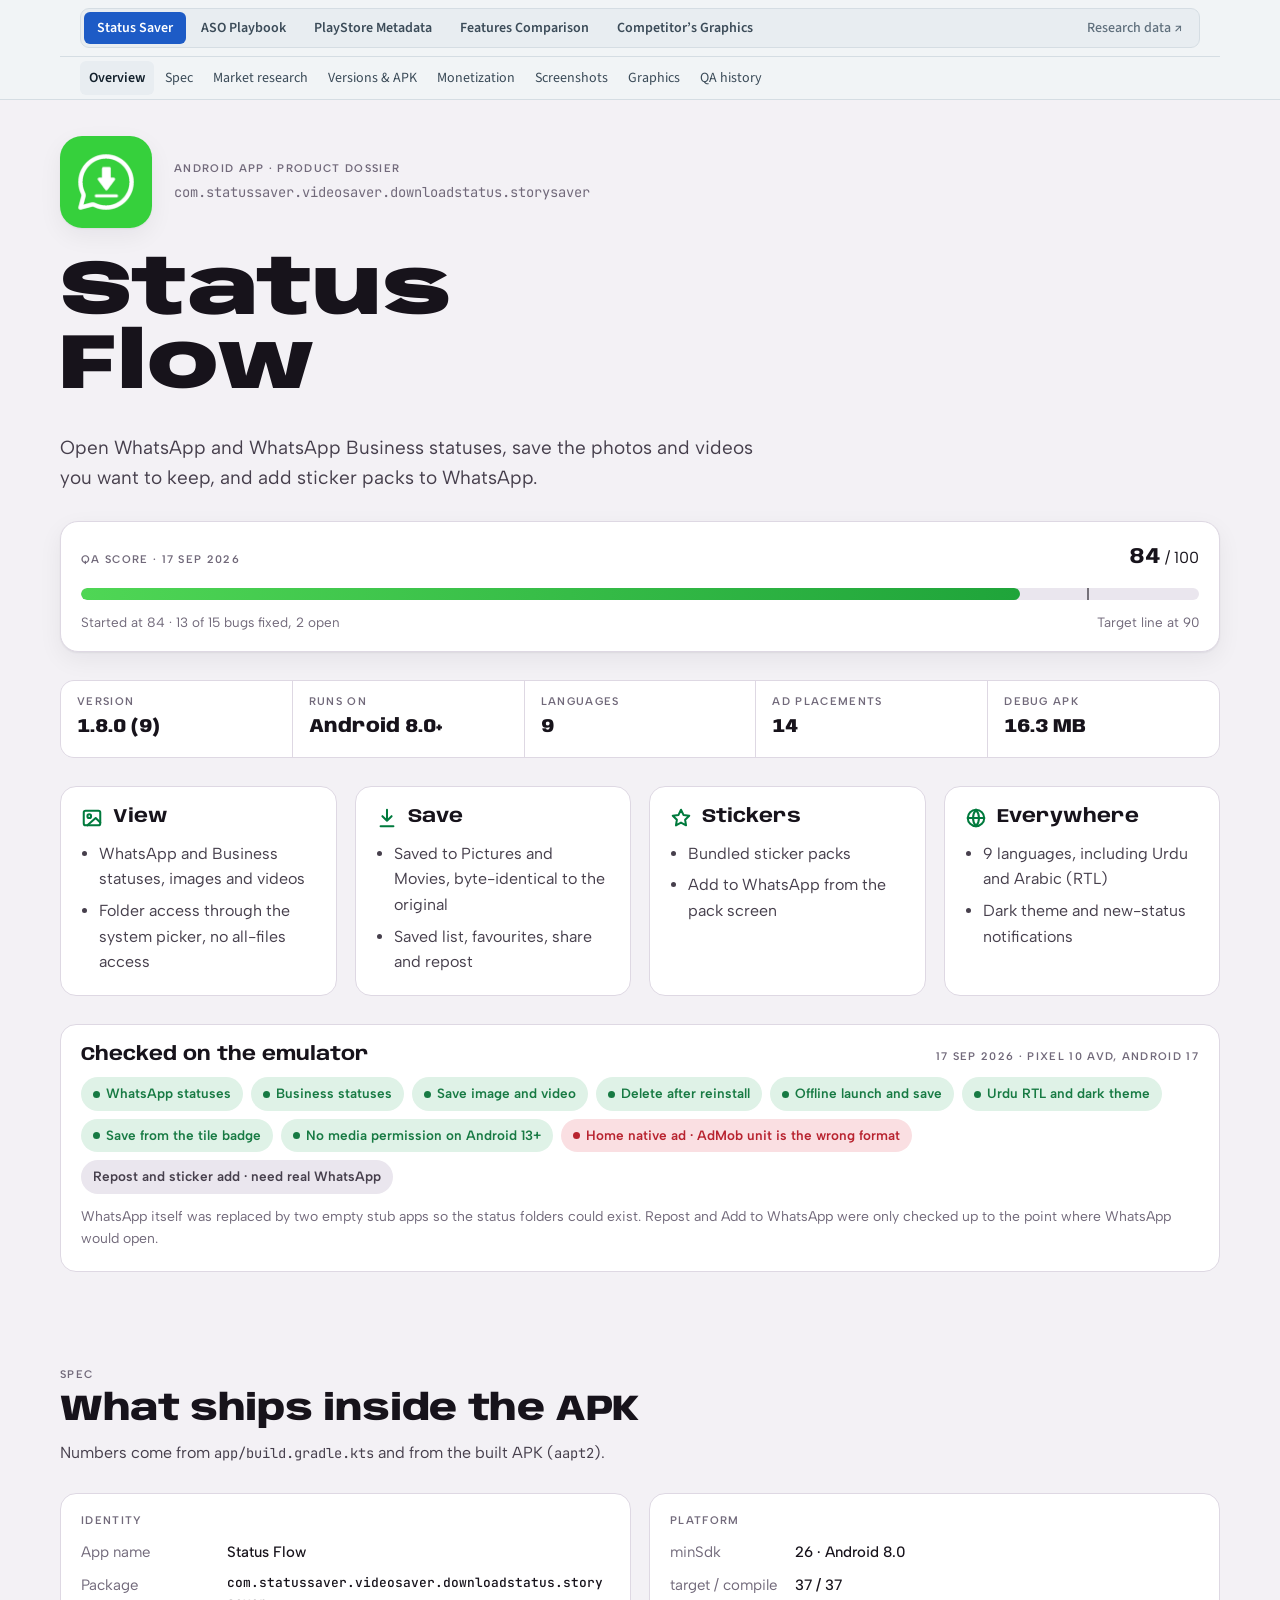
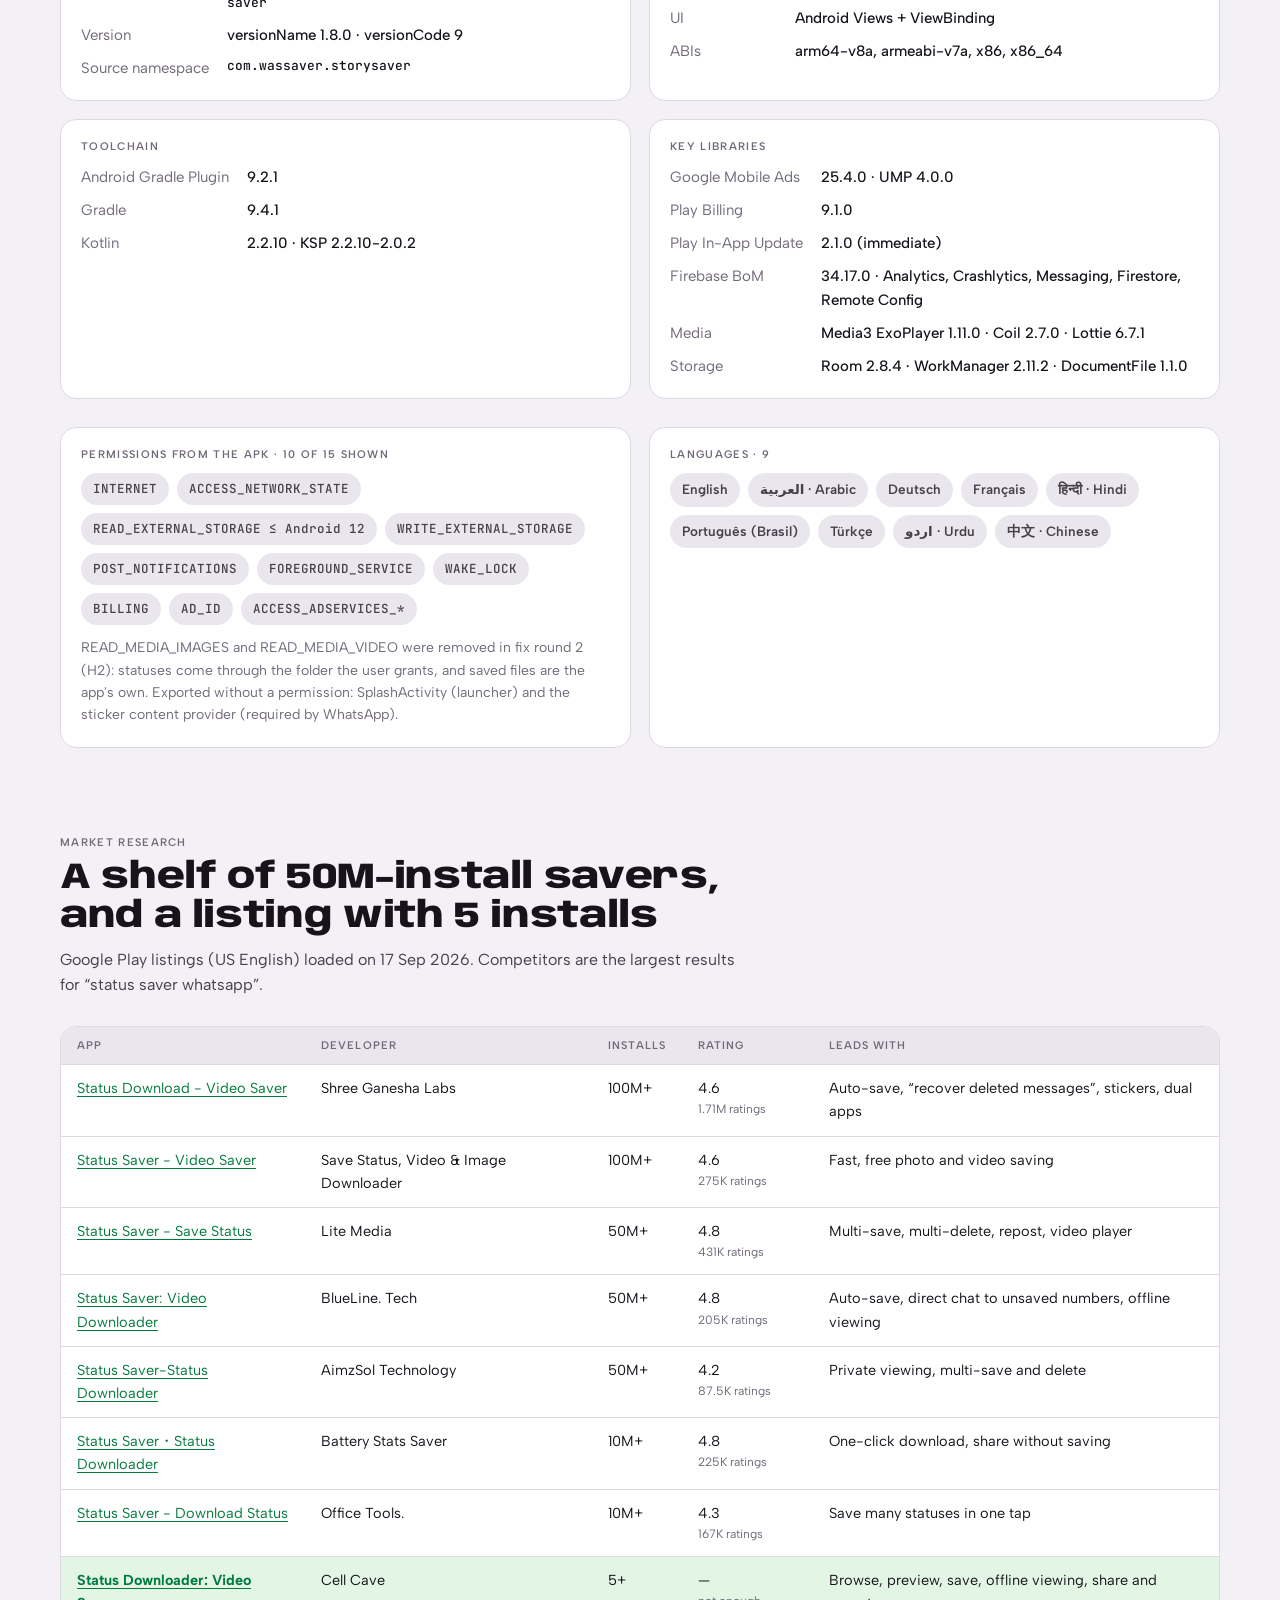
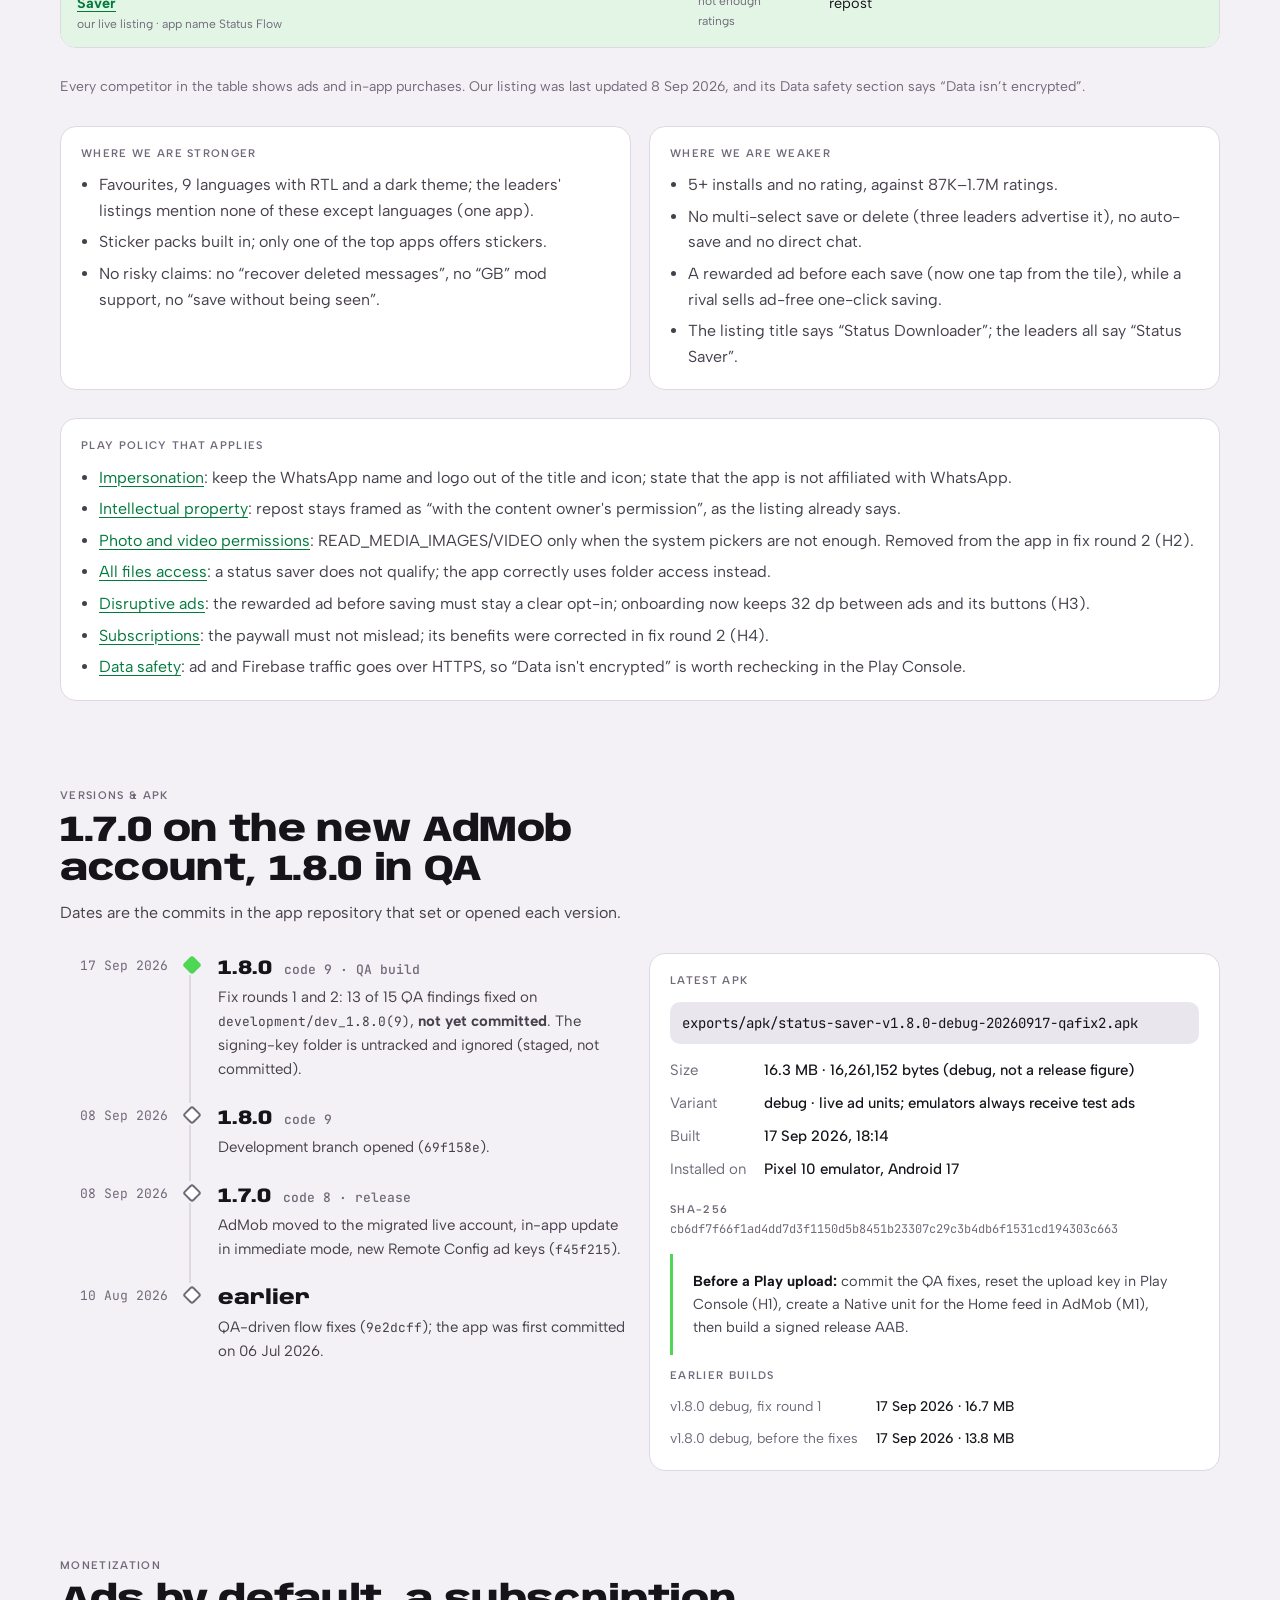
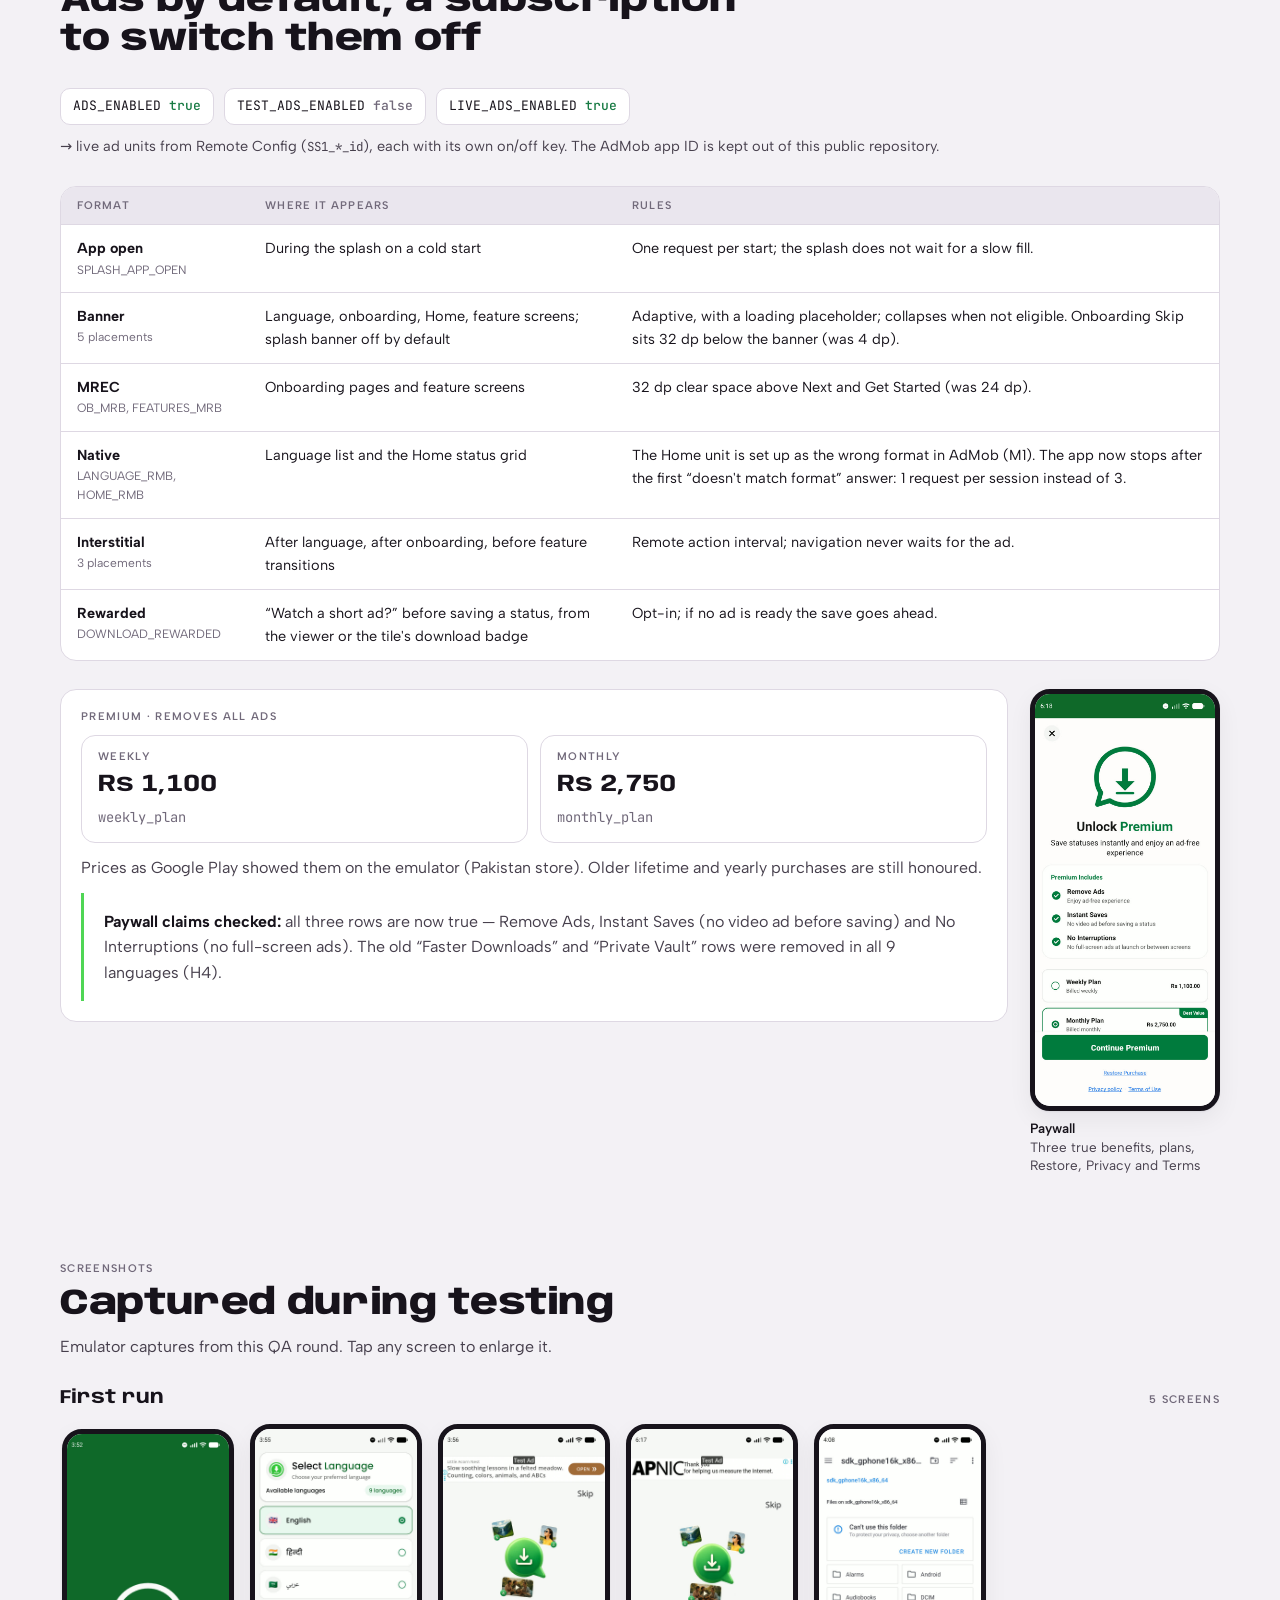
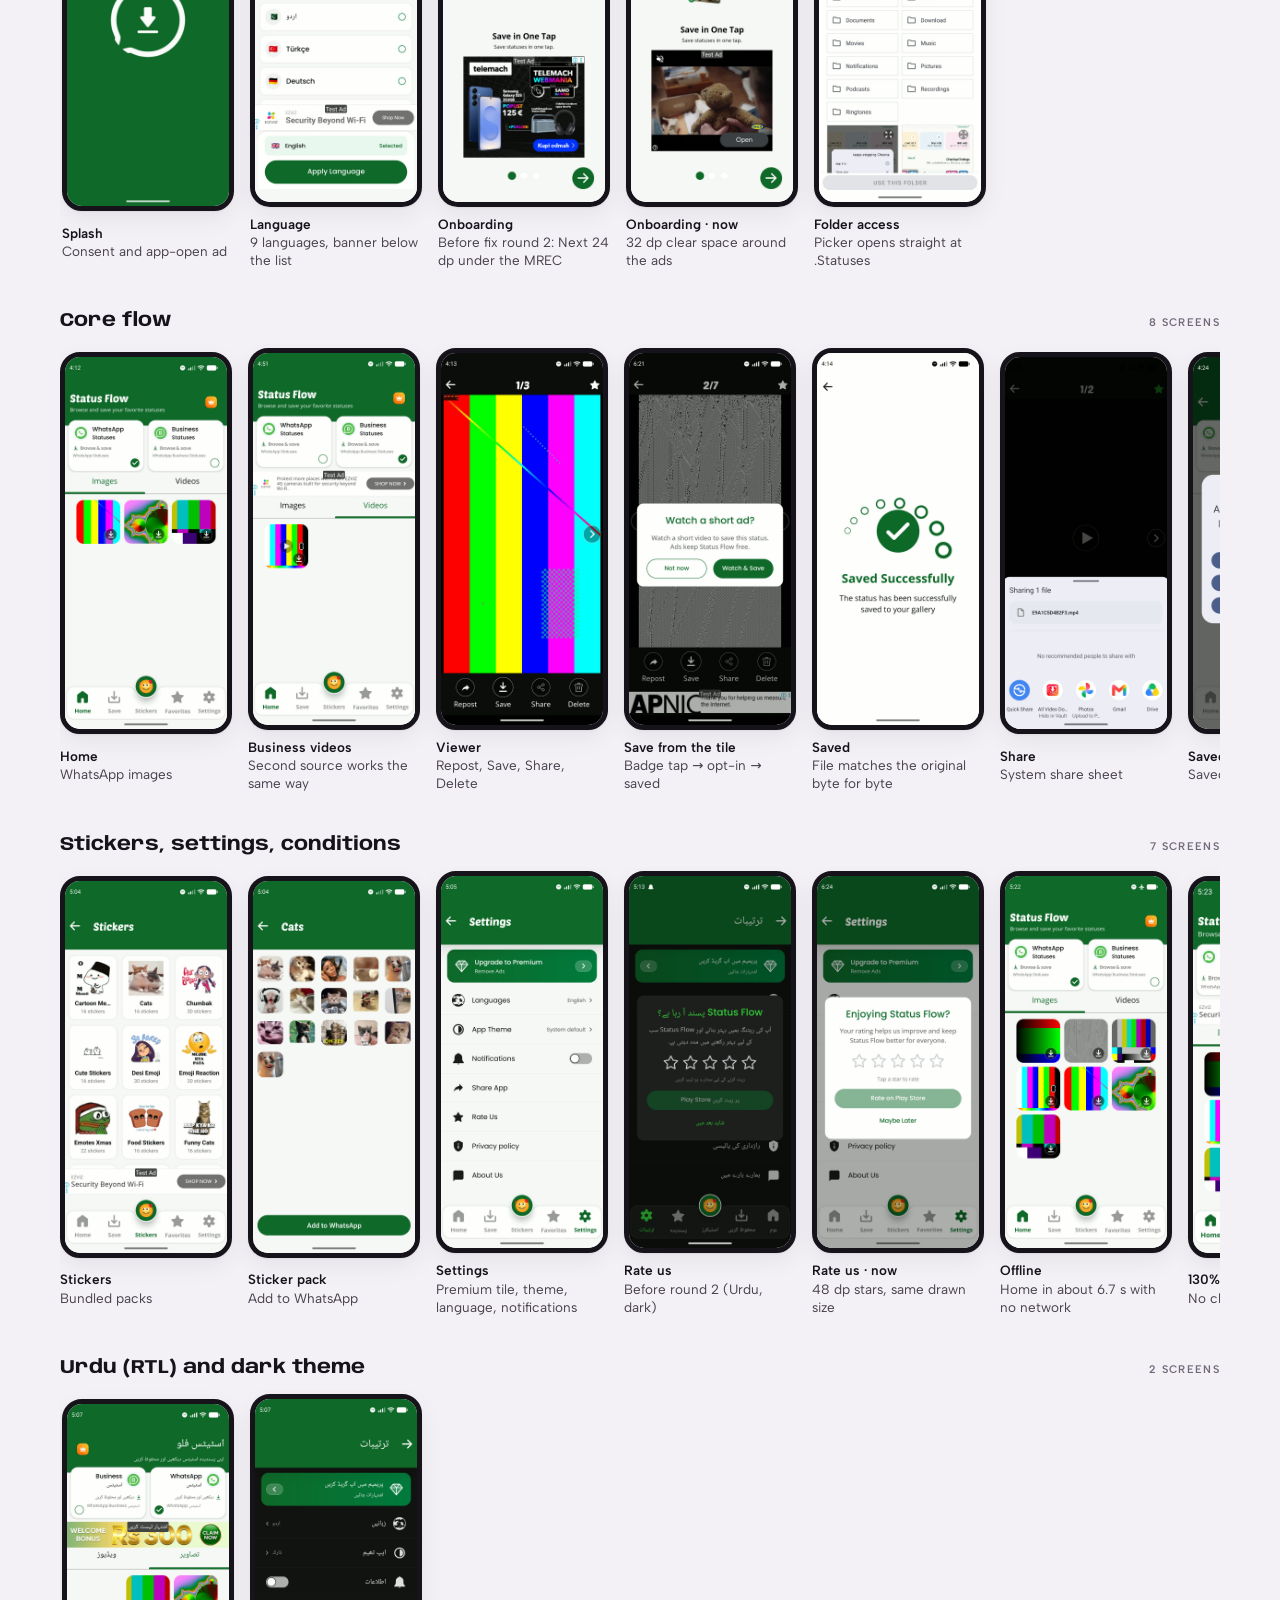
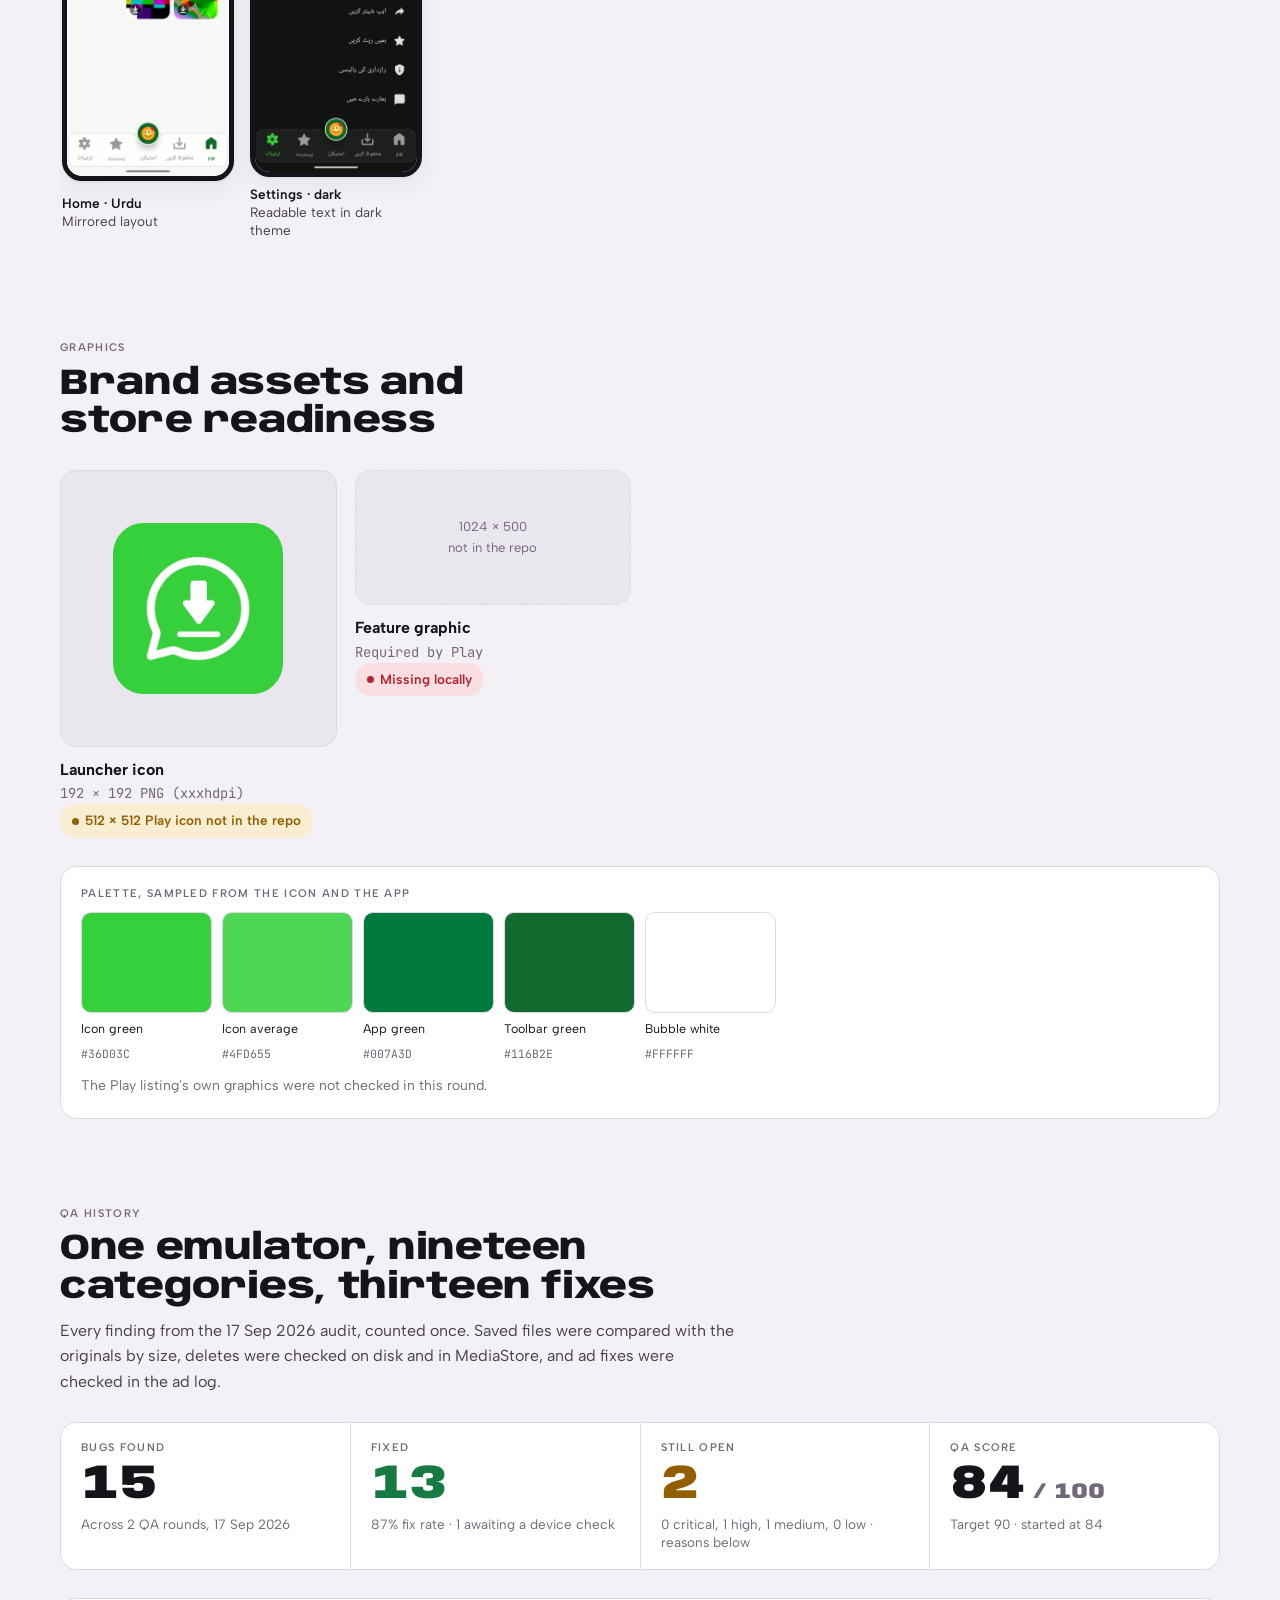
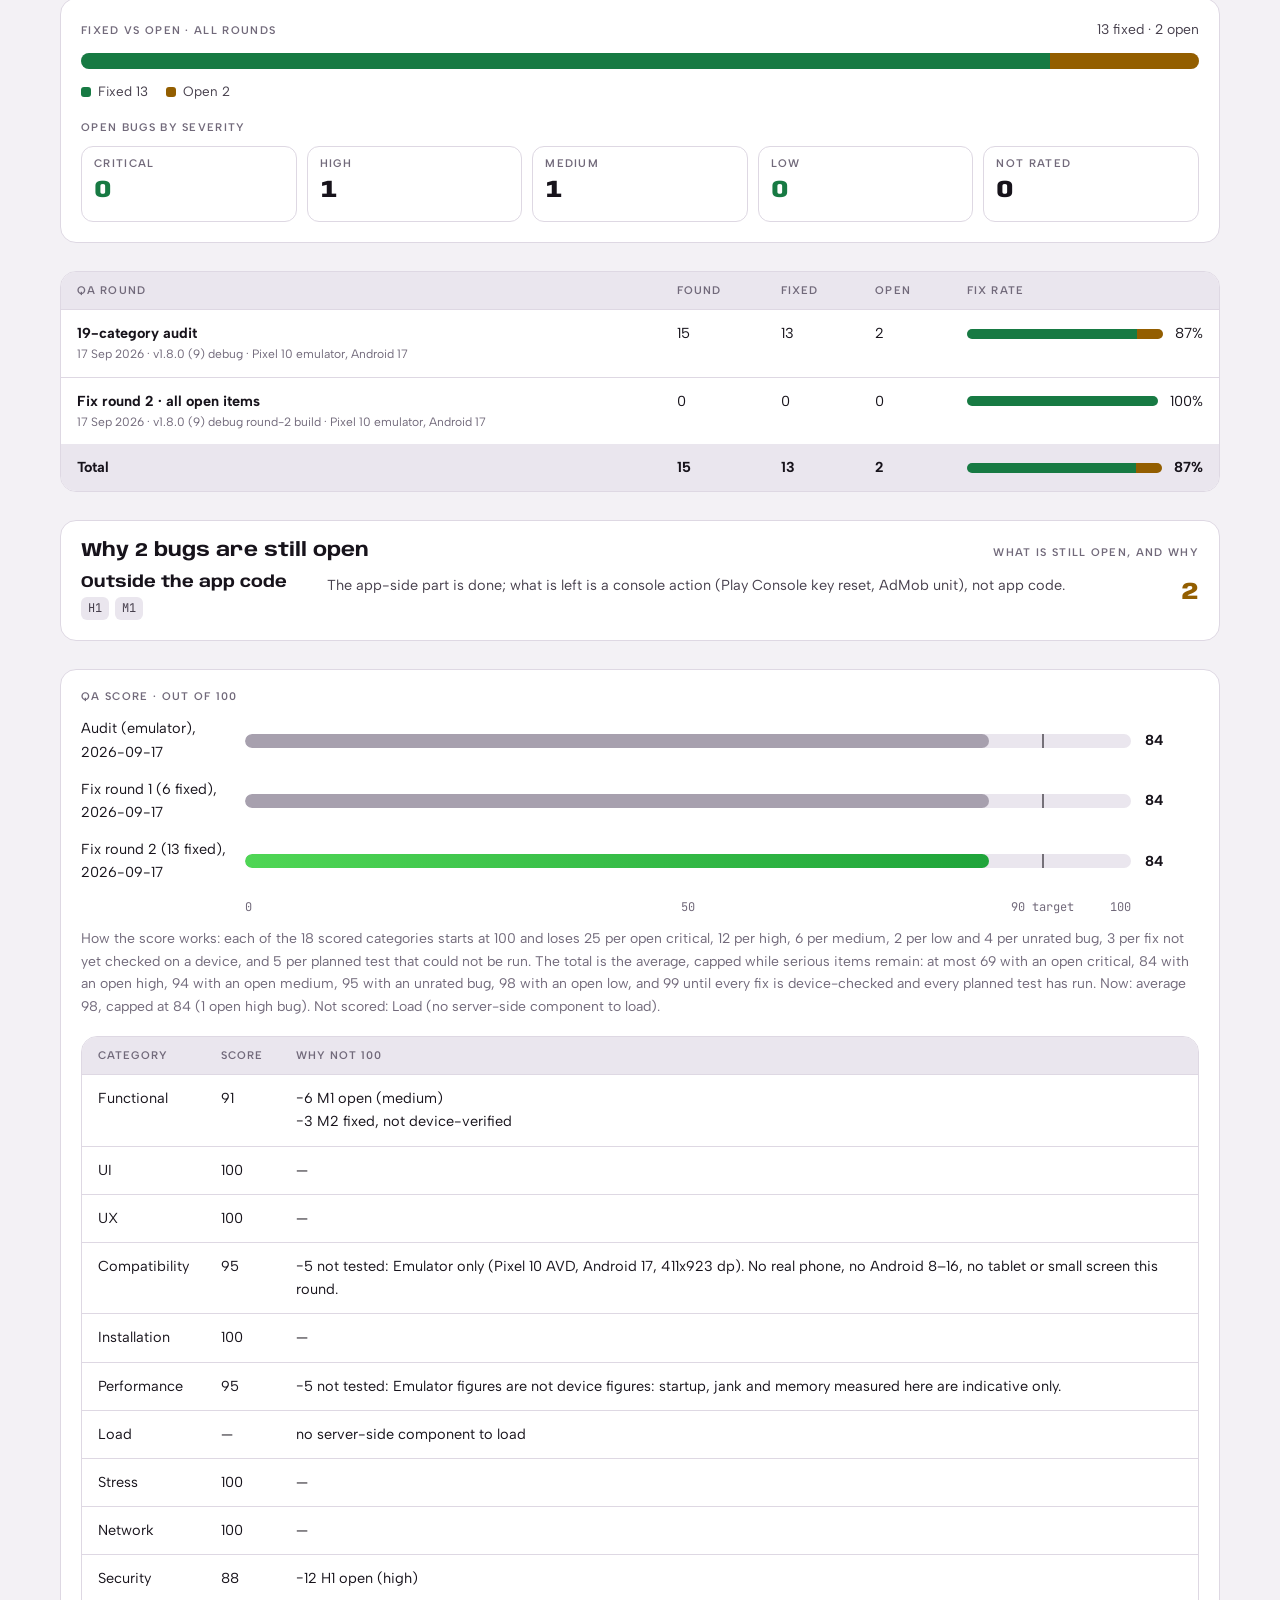
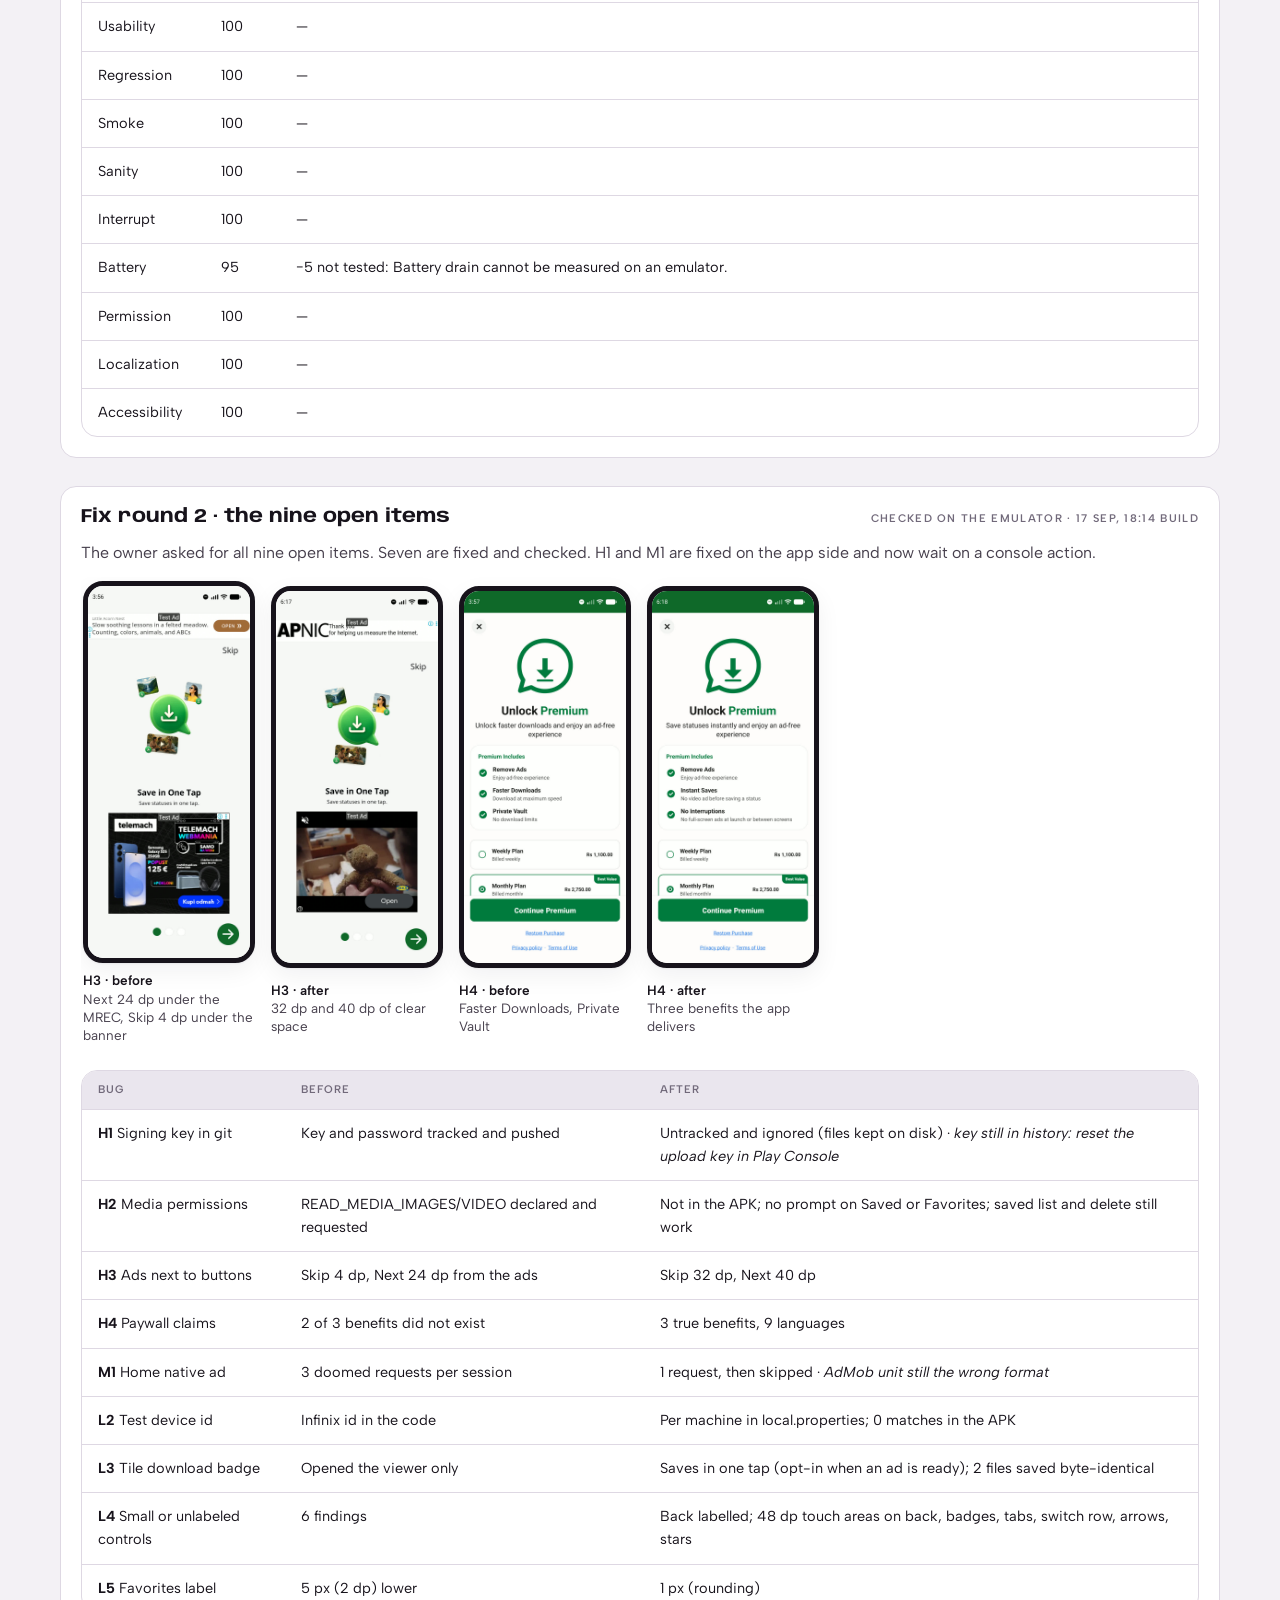
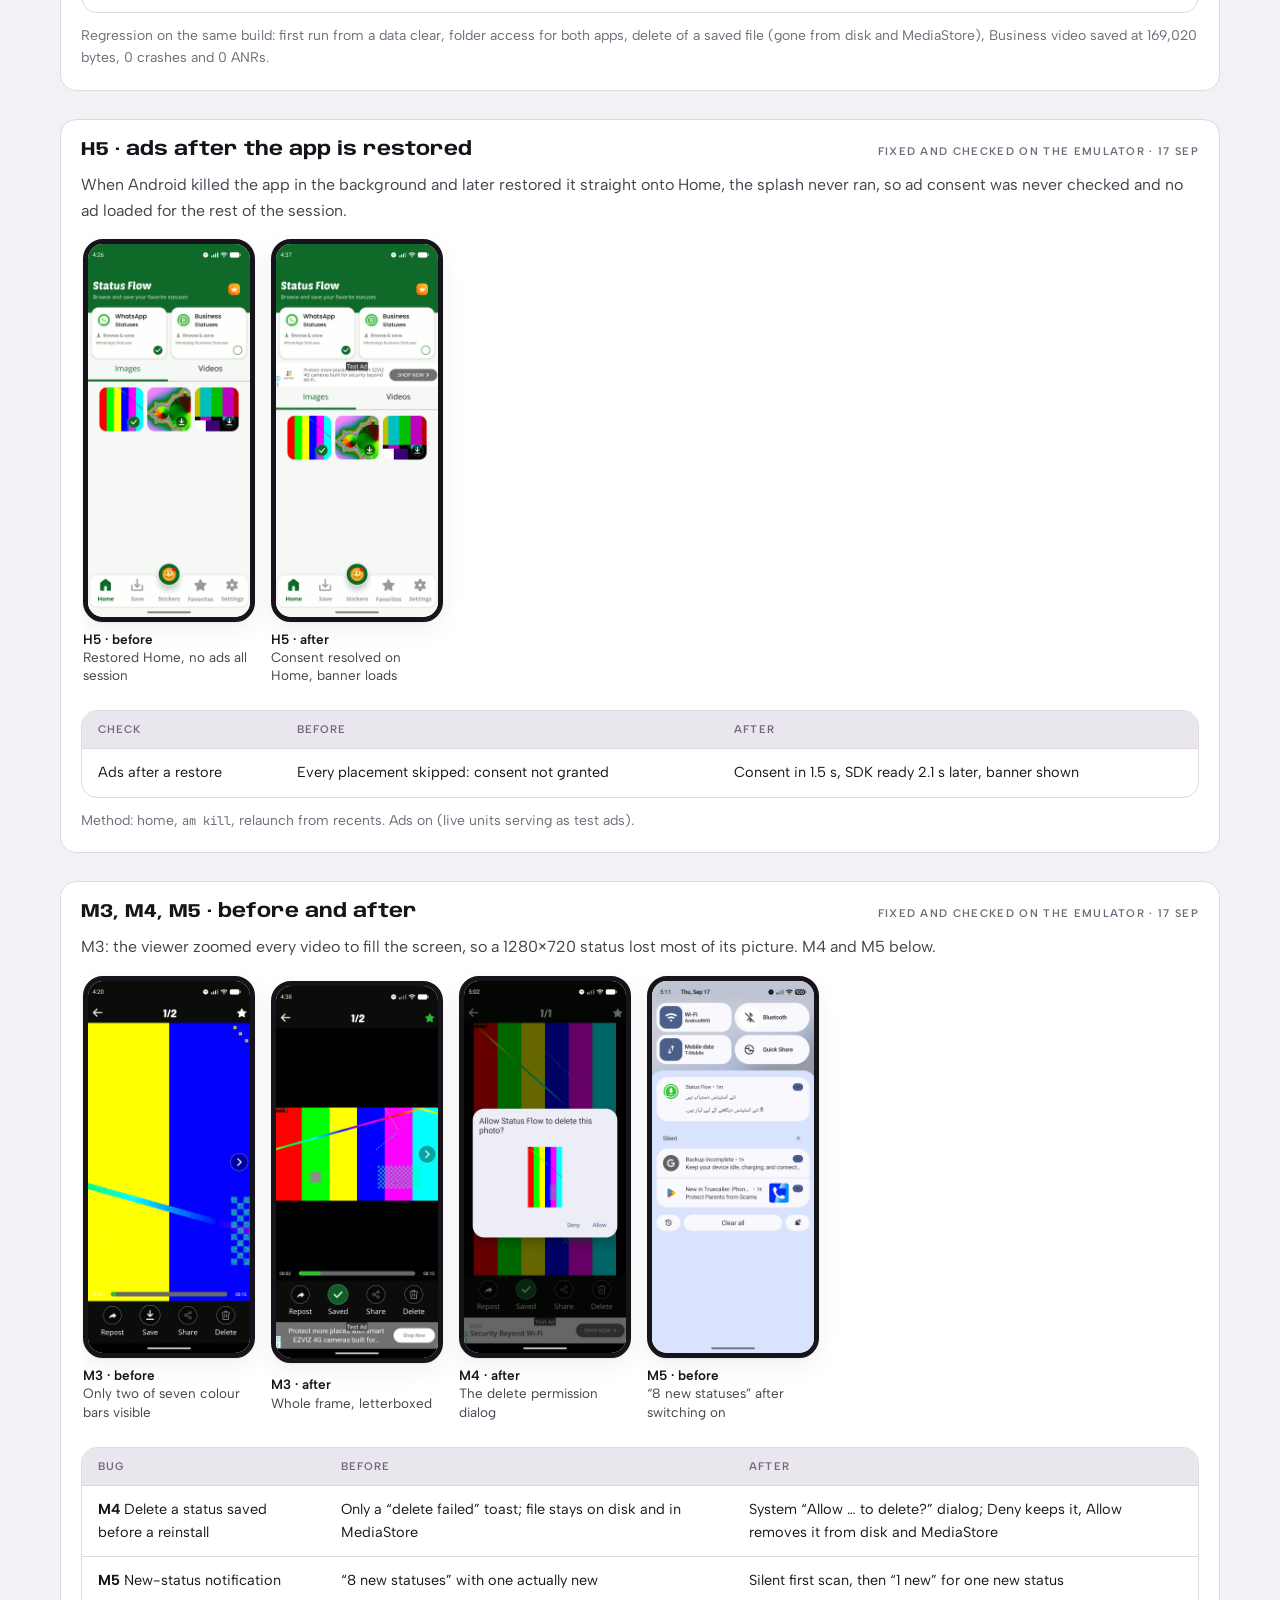
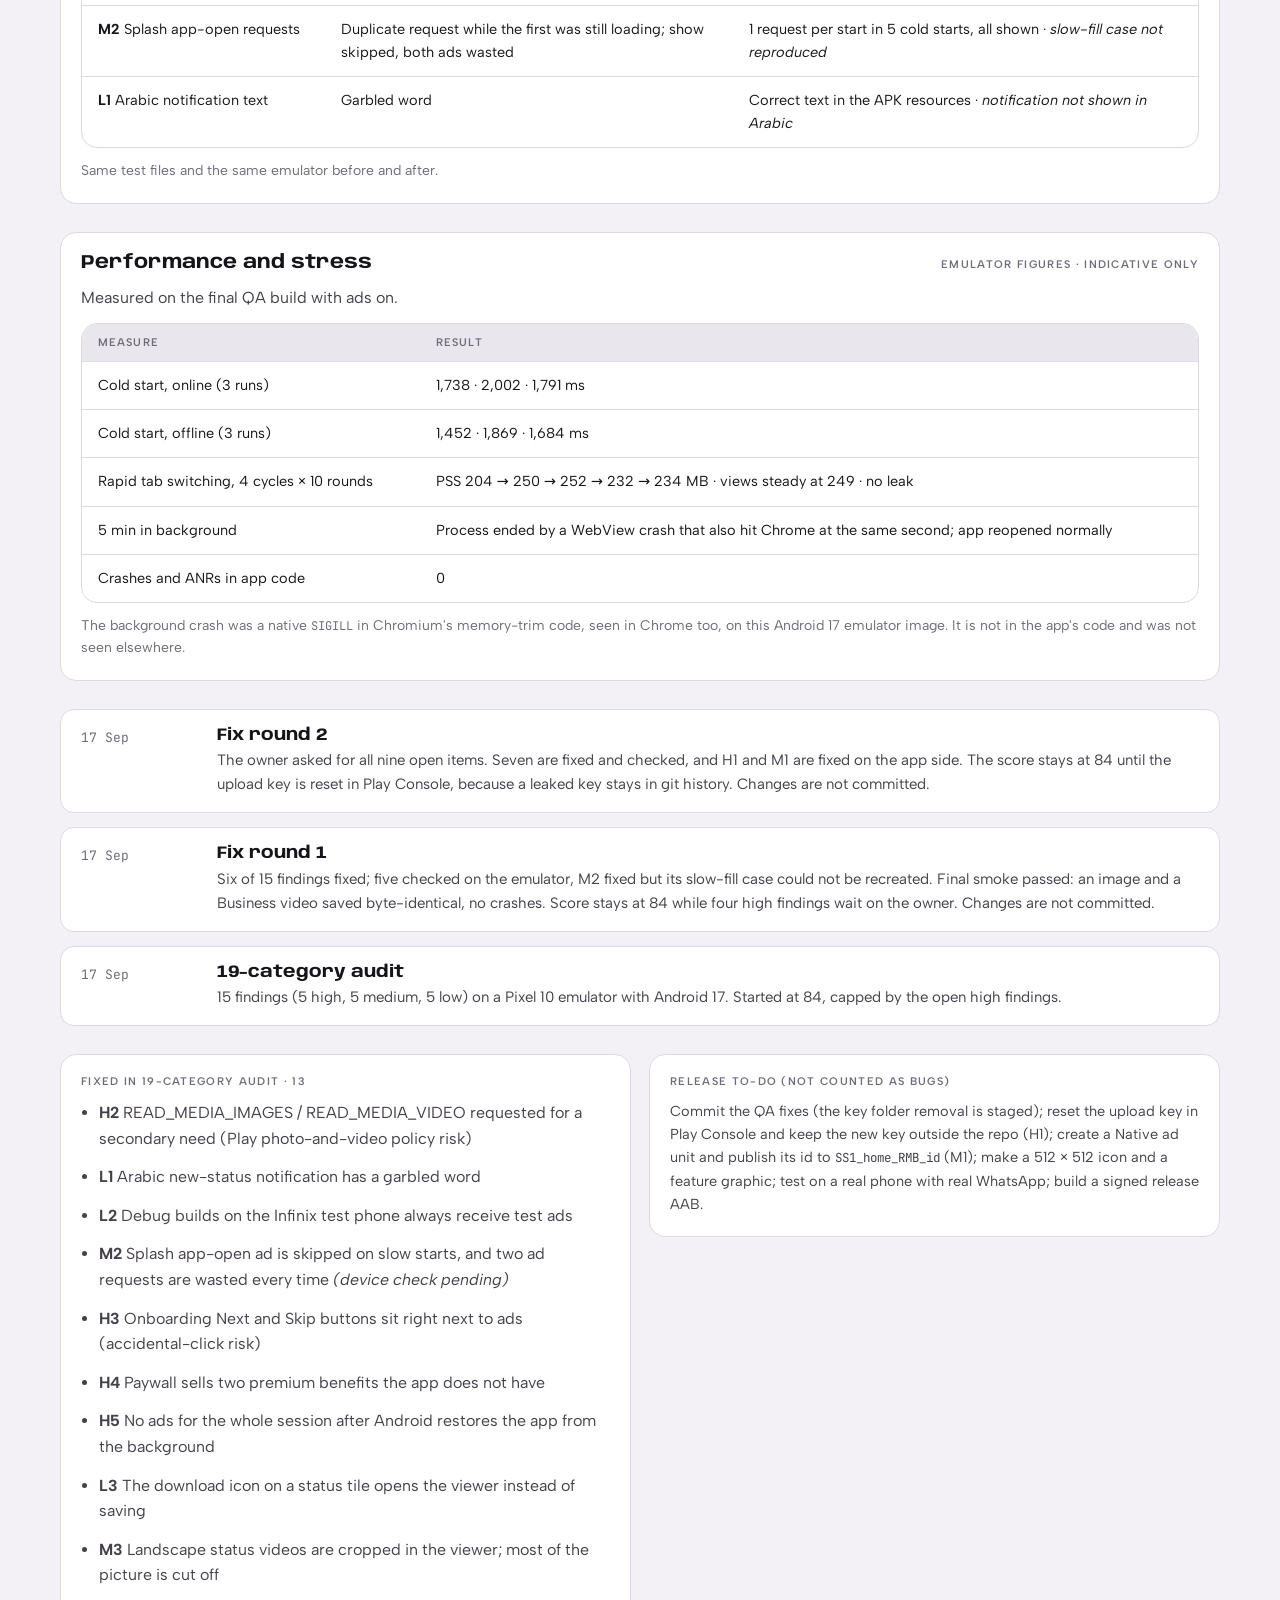
<file: index.html>
<!doctype html>
<html lang="en">
<head>
<meta charset="utf-8">
<meta name="viewport" content="width=device-width,initial-scale=1">
<meta name="robots" content="noindex">
<title>Status Saver App</title>
<meta http-equiv="refresh" content="0; url=tabs/01-status-saver/">
<script>location.replace('tabs/01-status-saver/' + (location.protocol === 'file:' ? 'index.html' : '') + location.hash);</script>
</head>
<body>
<p><a href="tabs/01-status-saver/index.html">Open the Status Saver research</a></p>
</body>
</html>
</file>
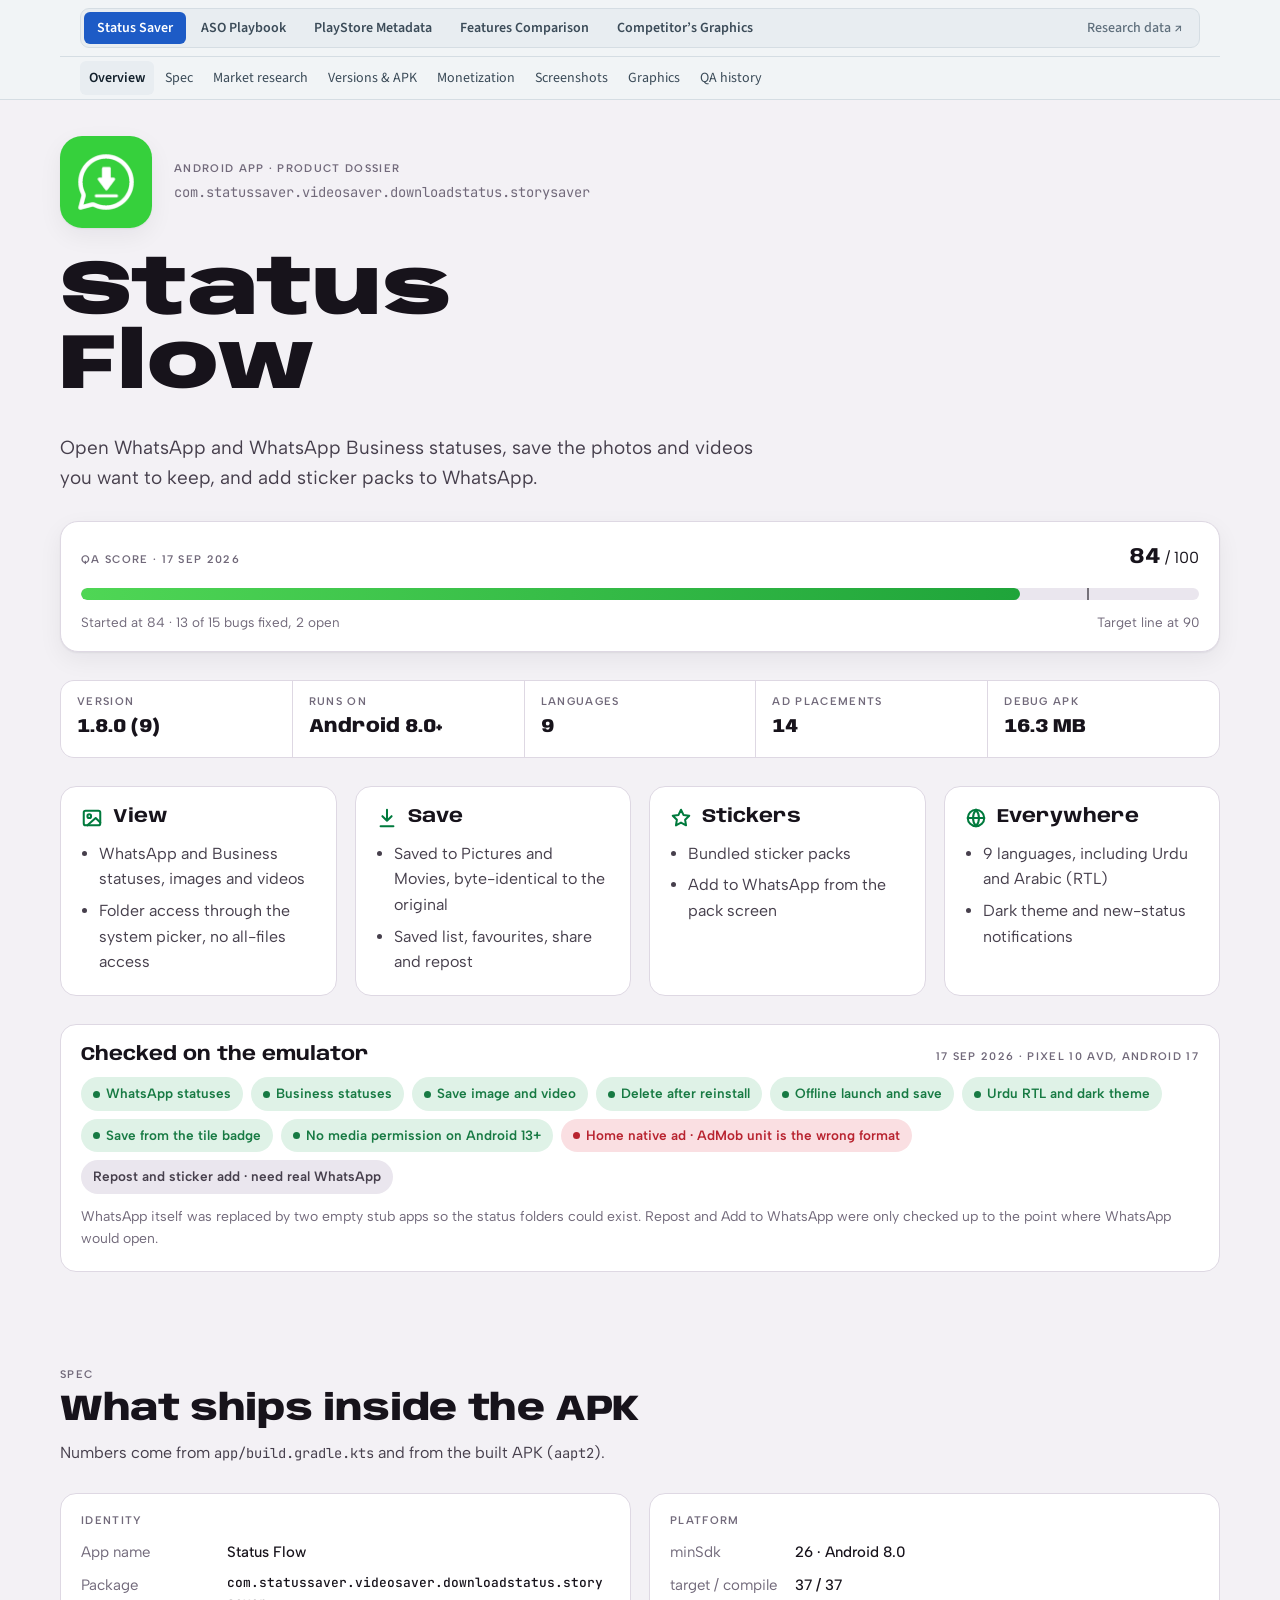
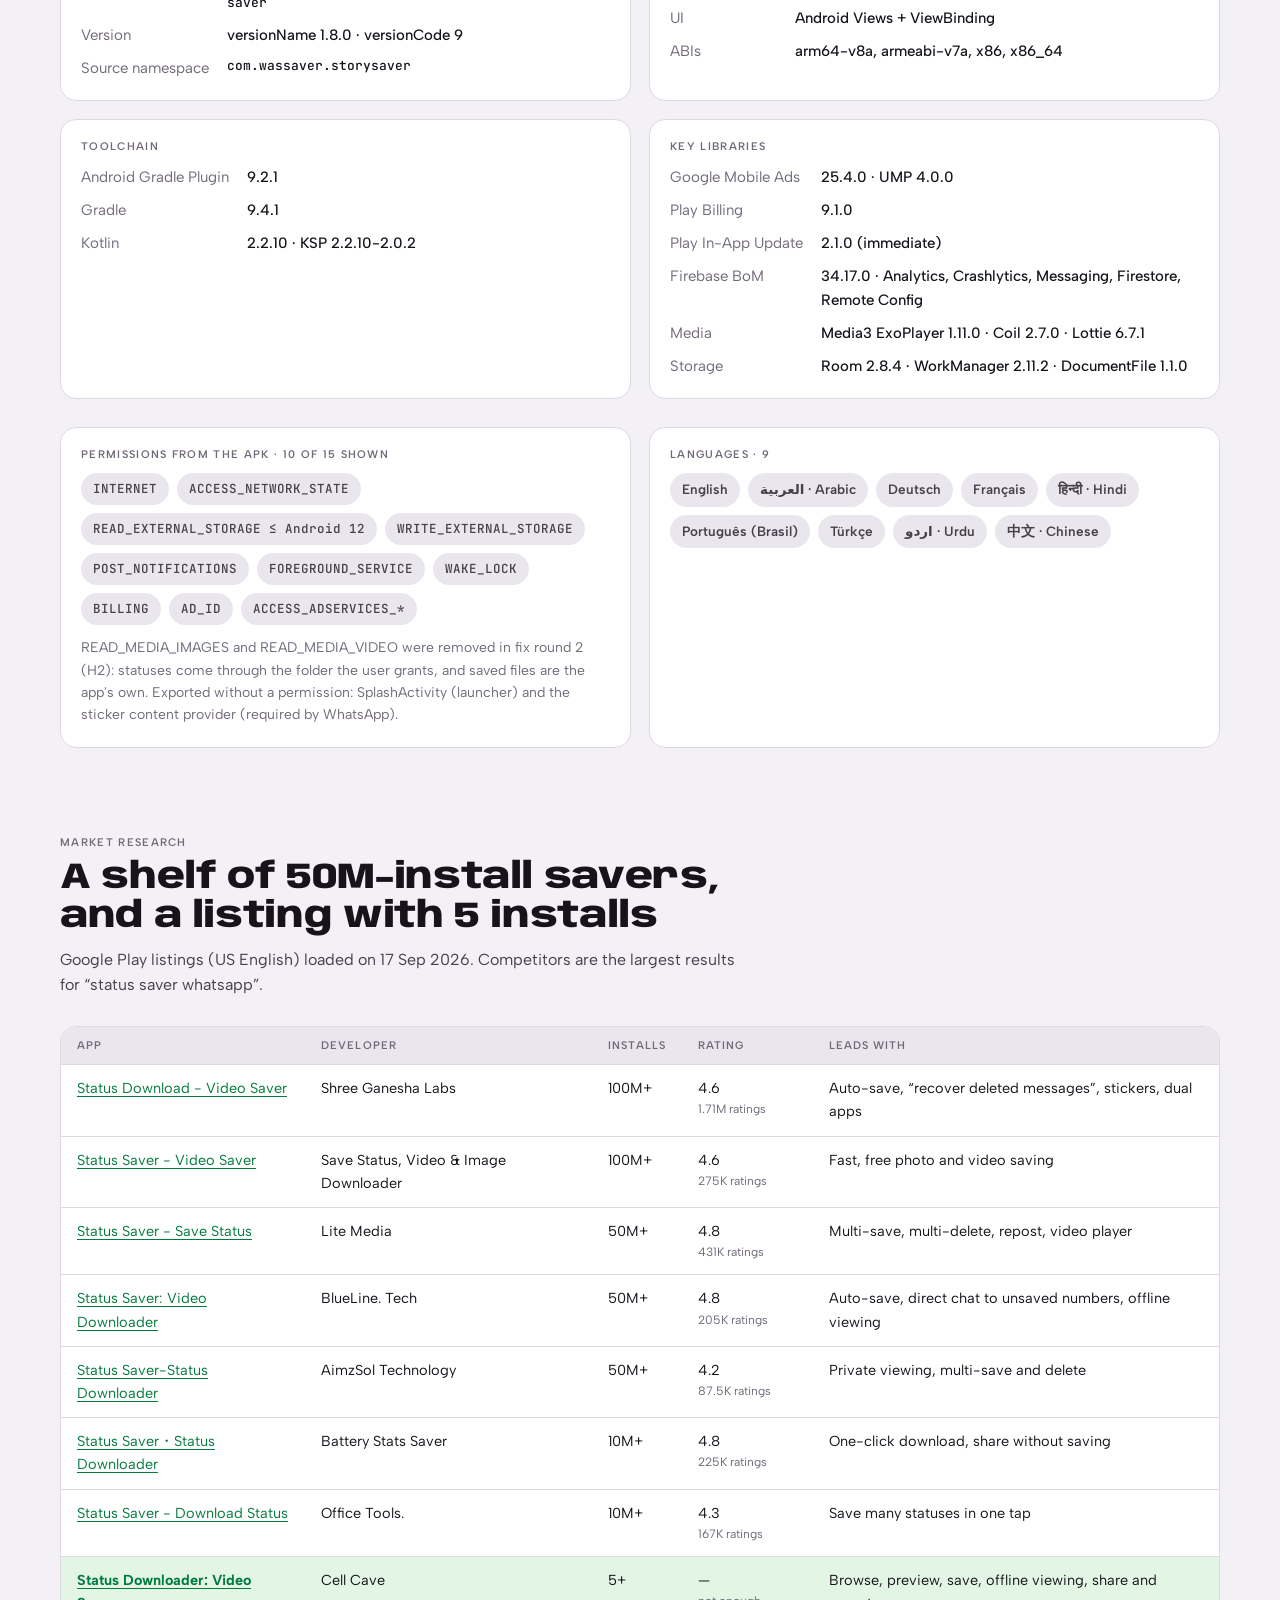
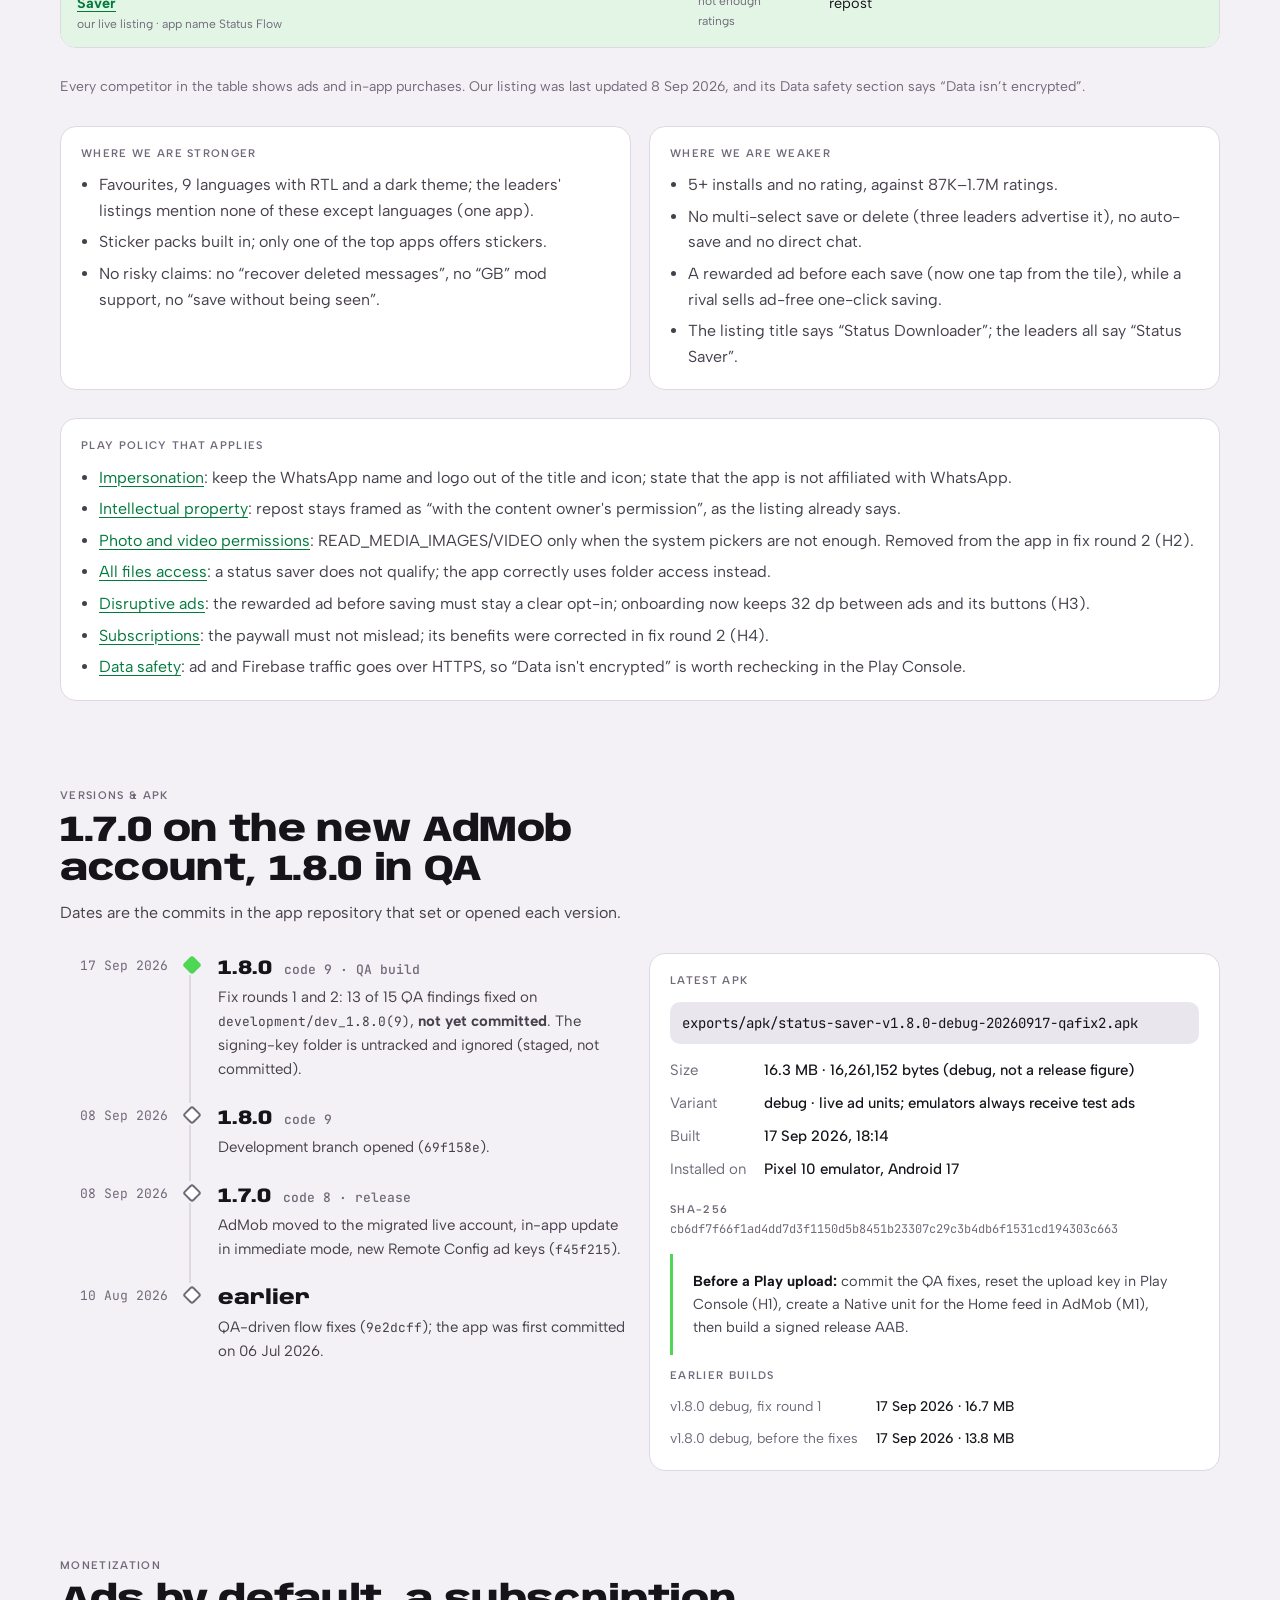
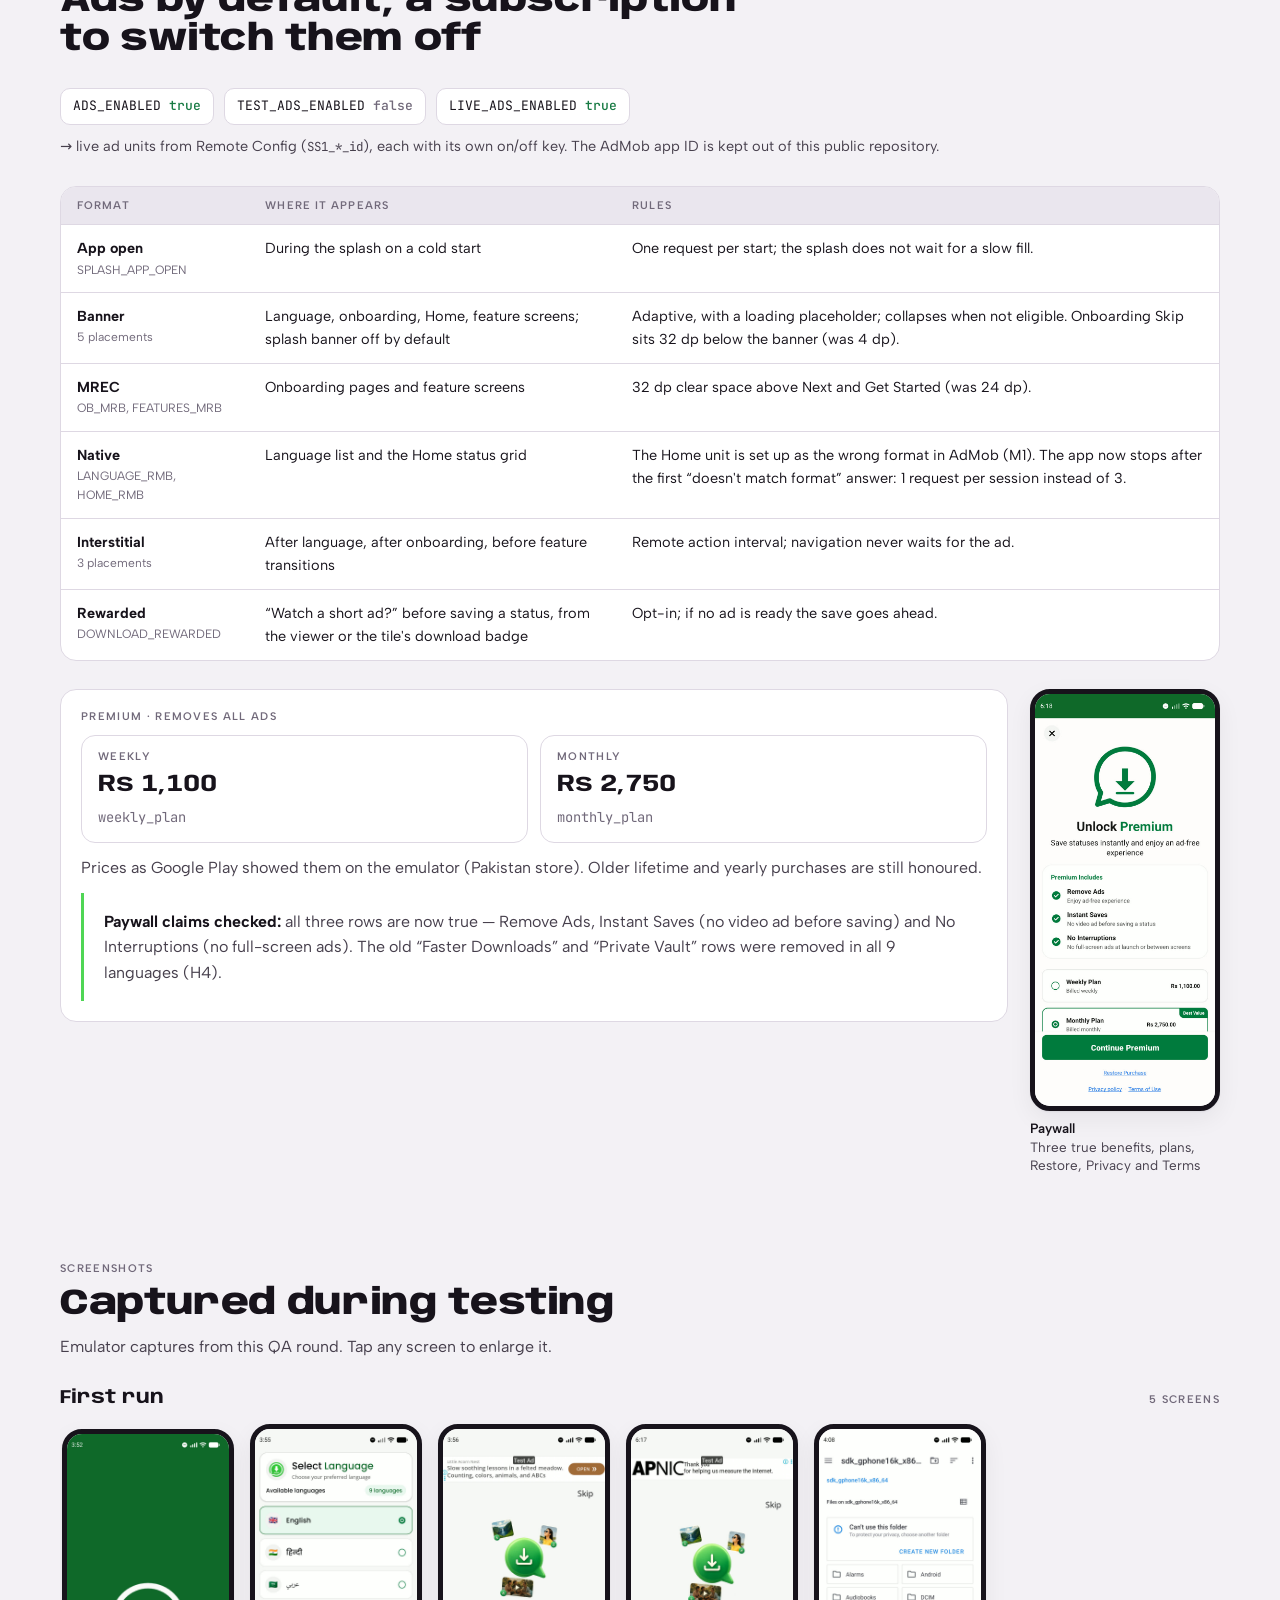
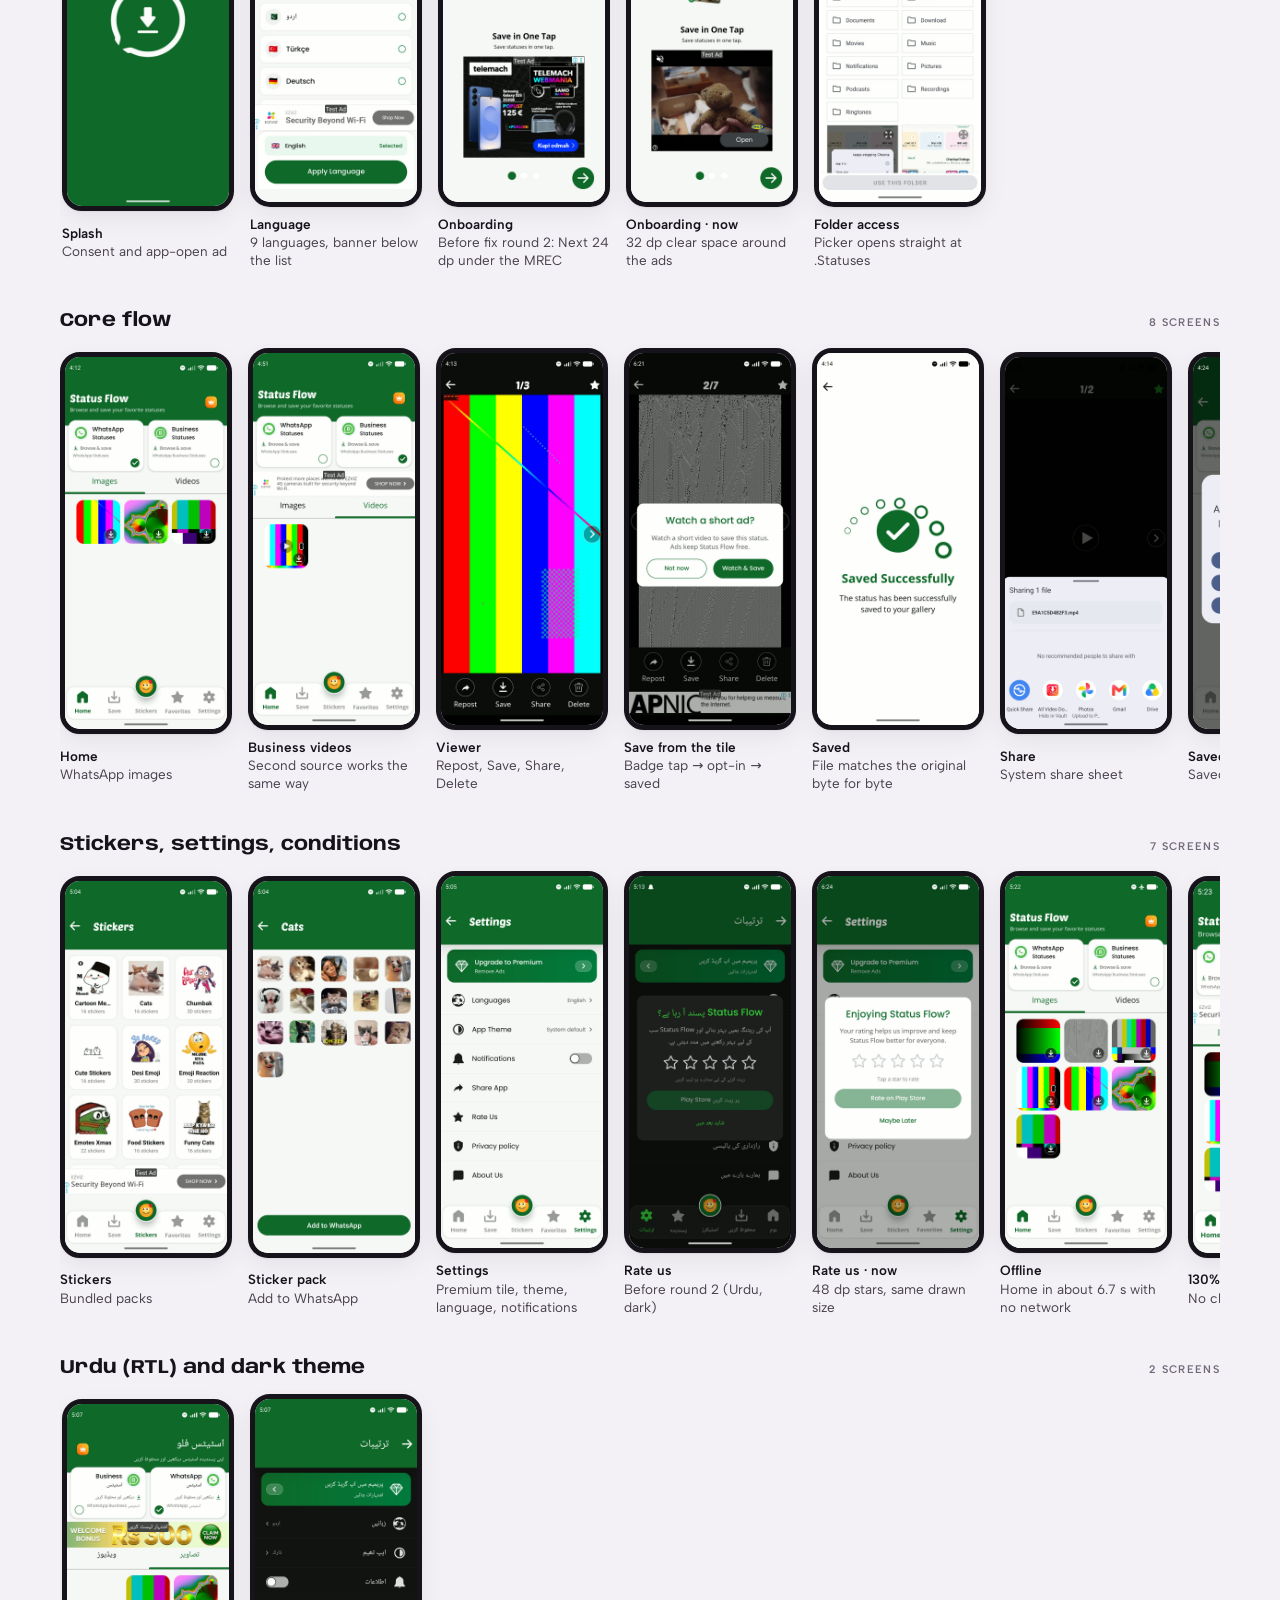
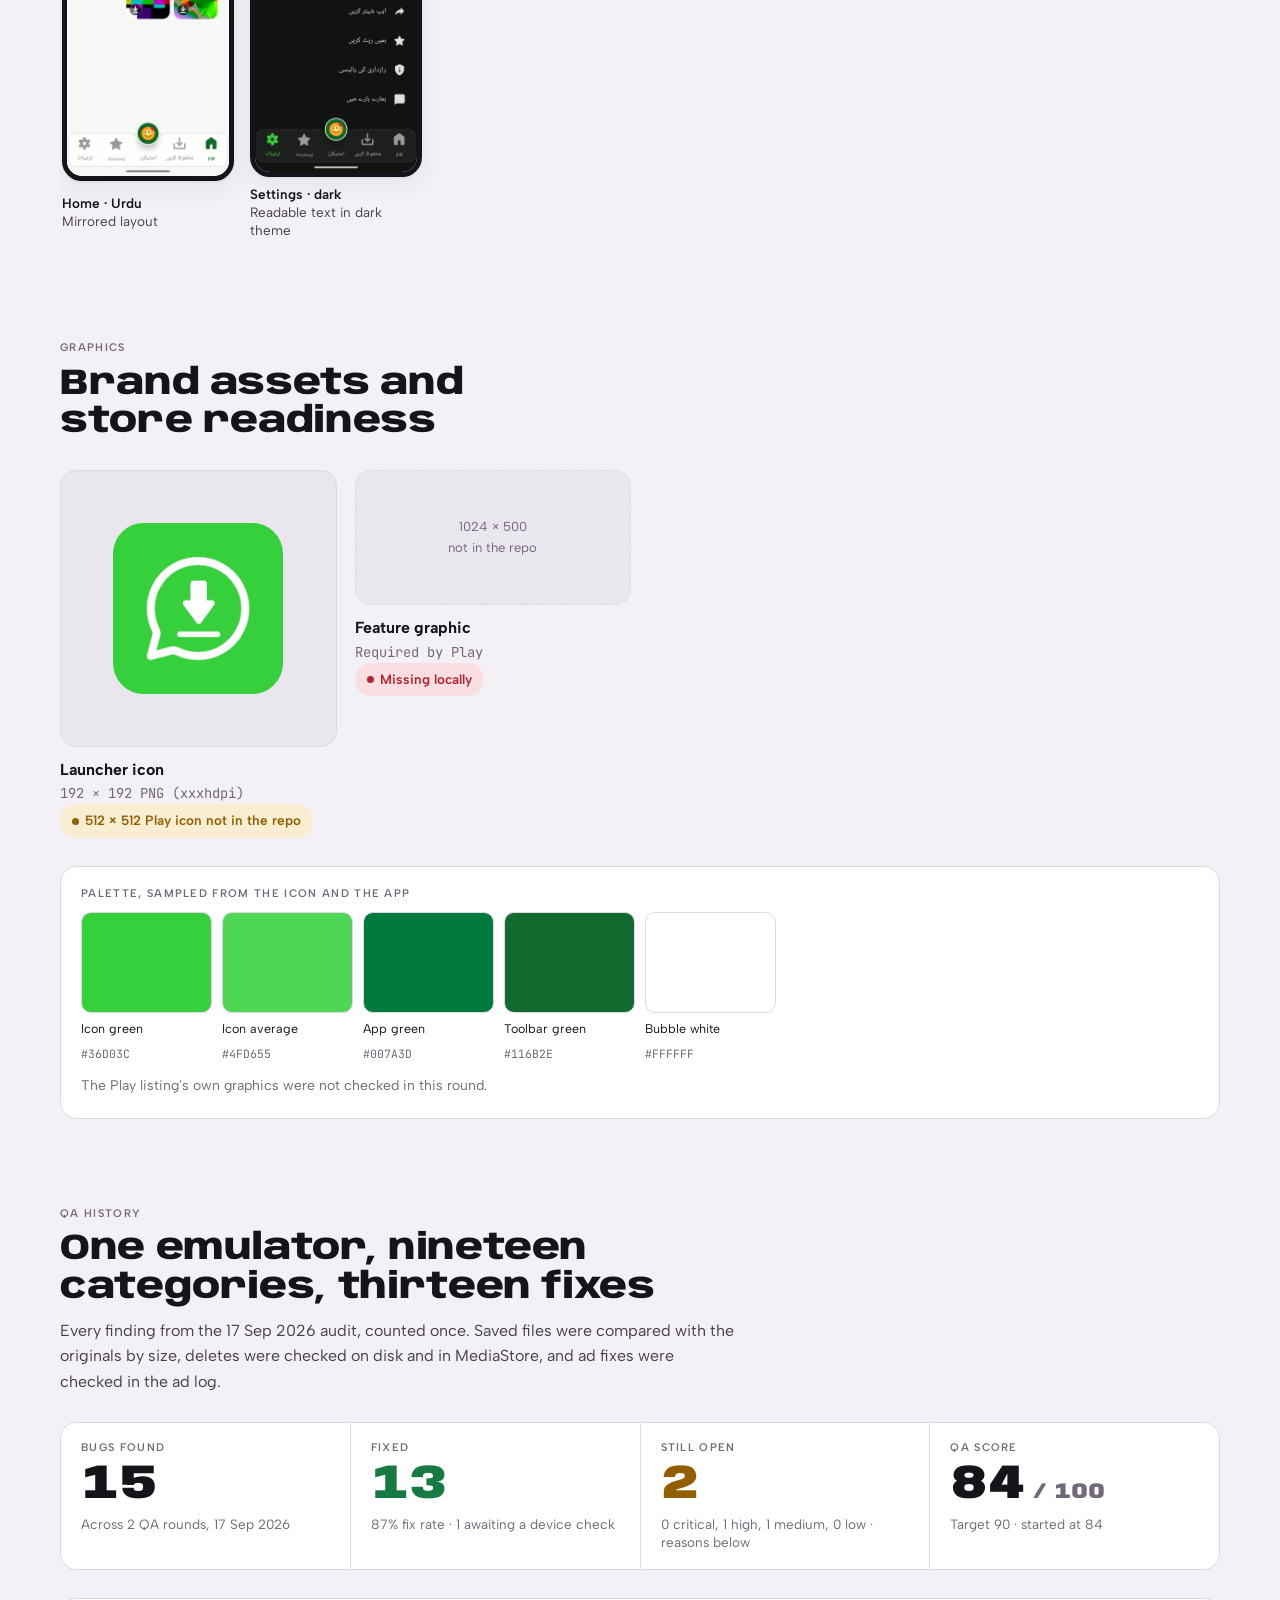
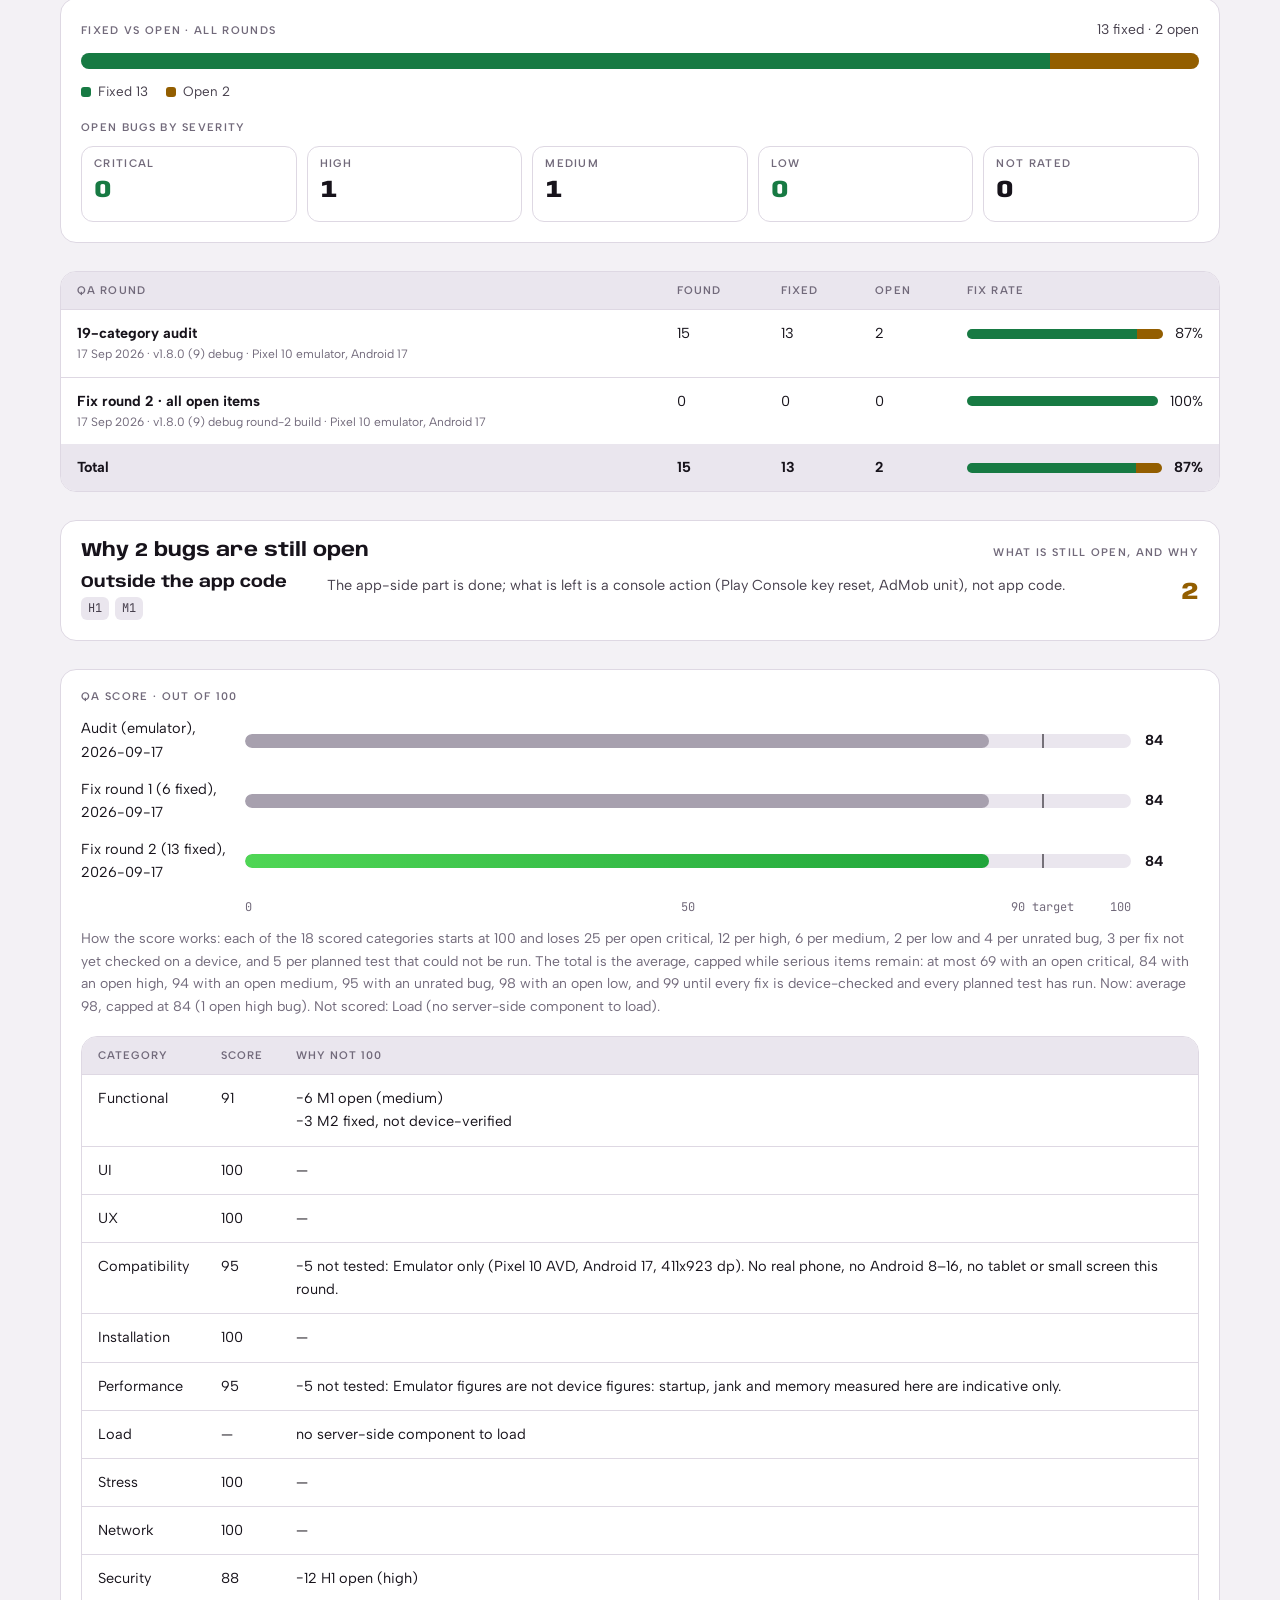
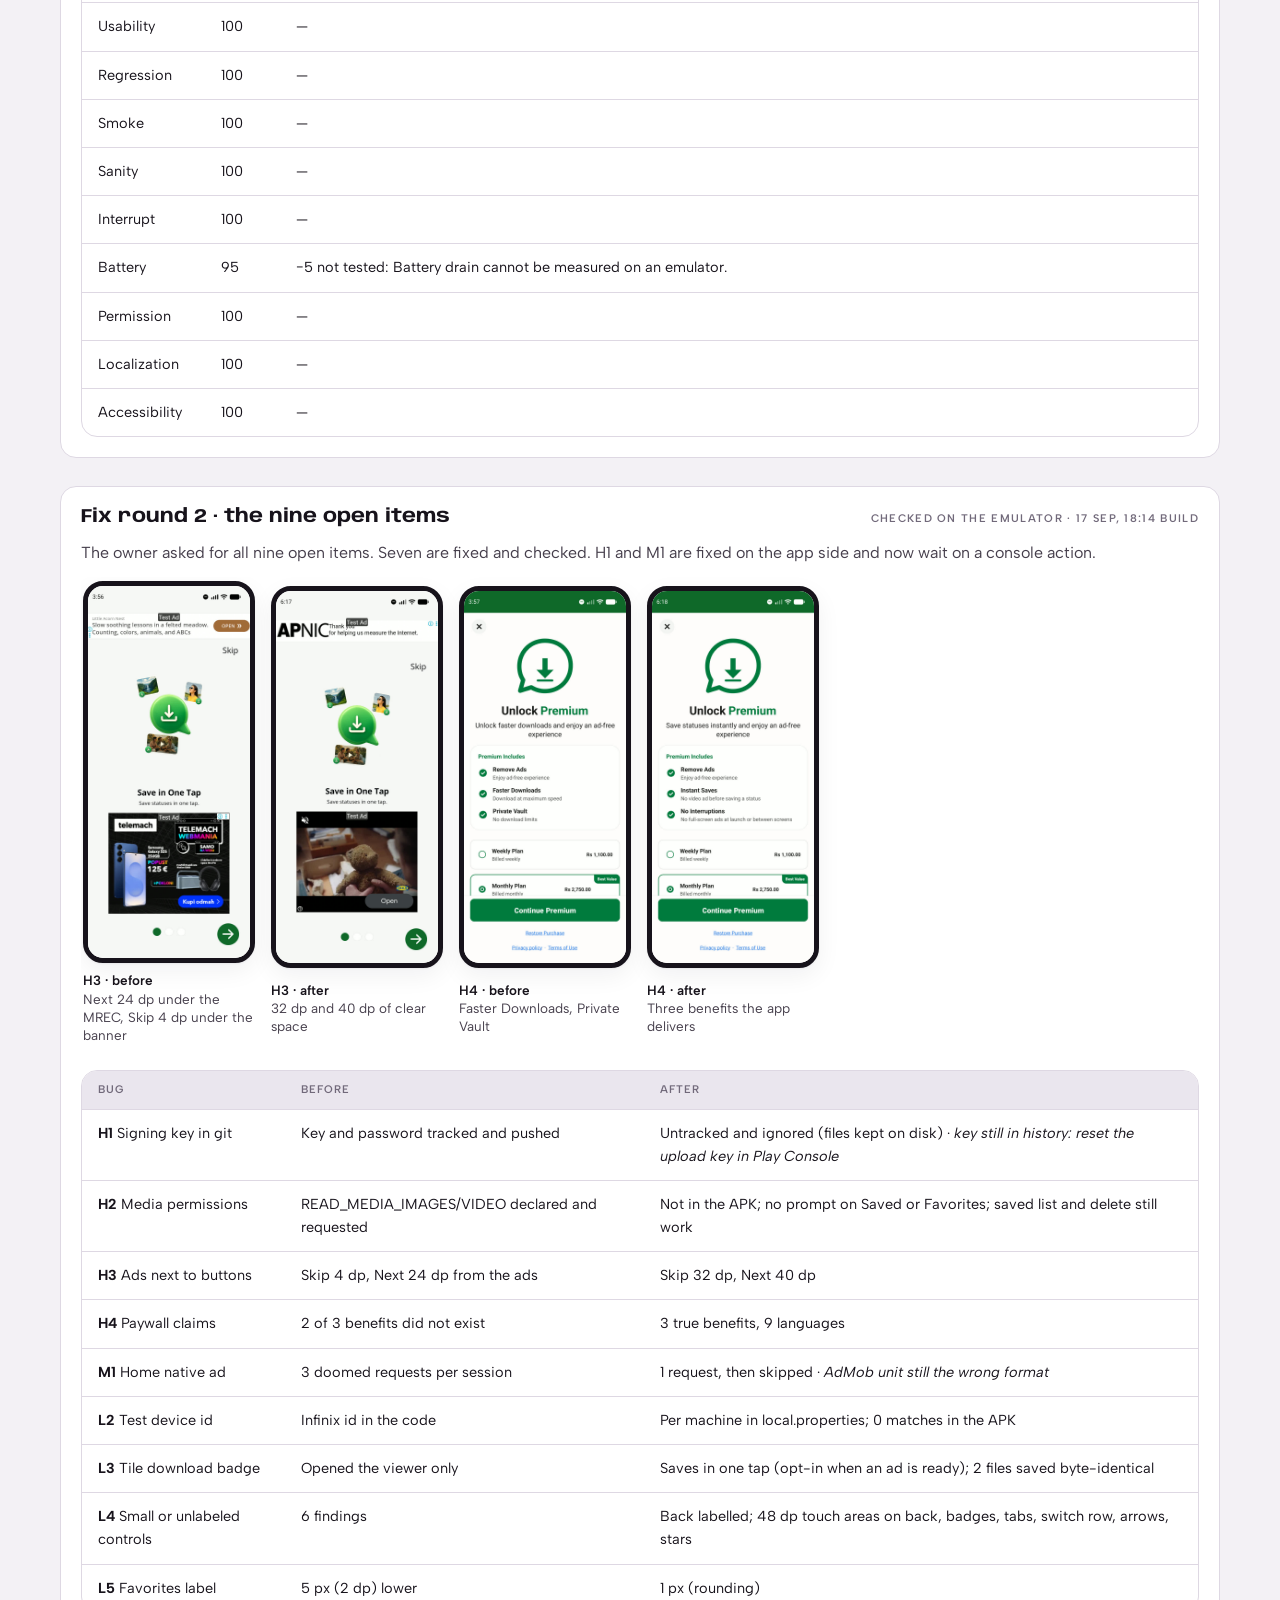
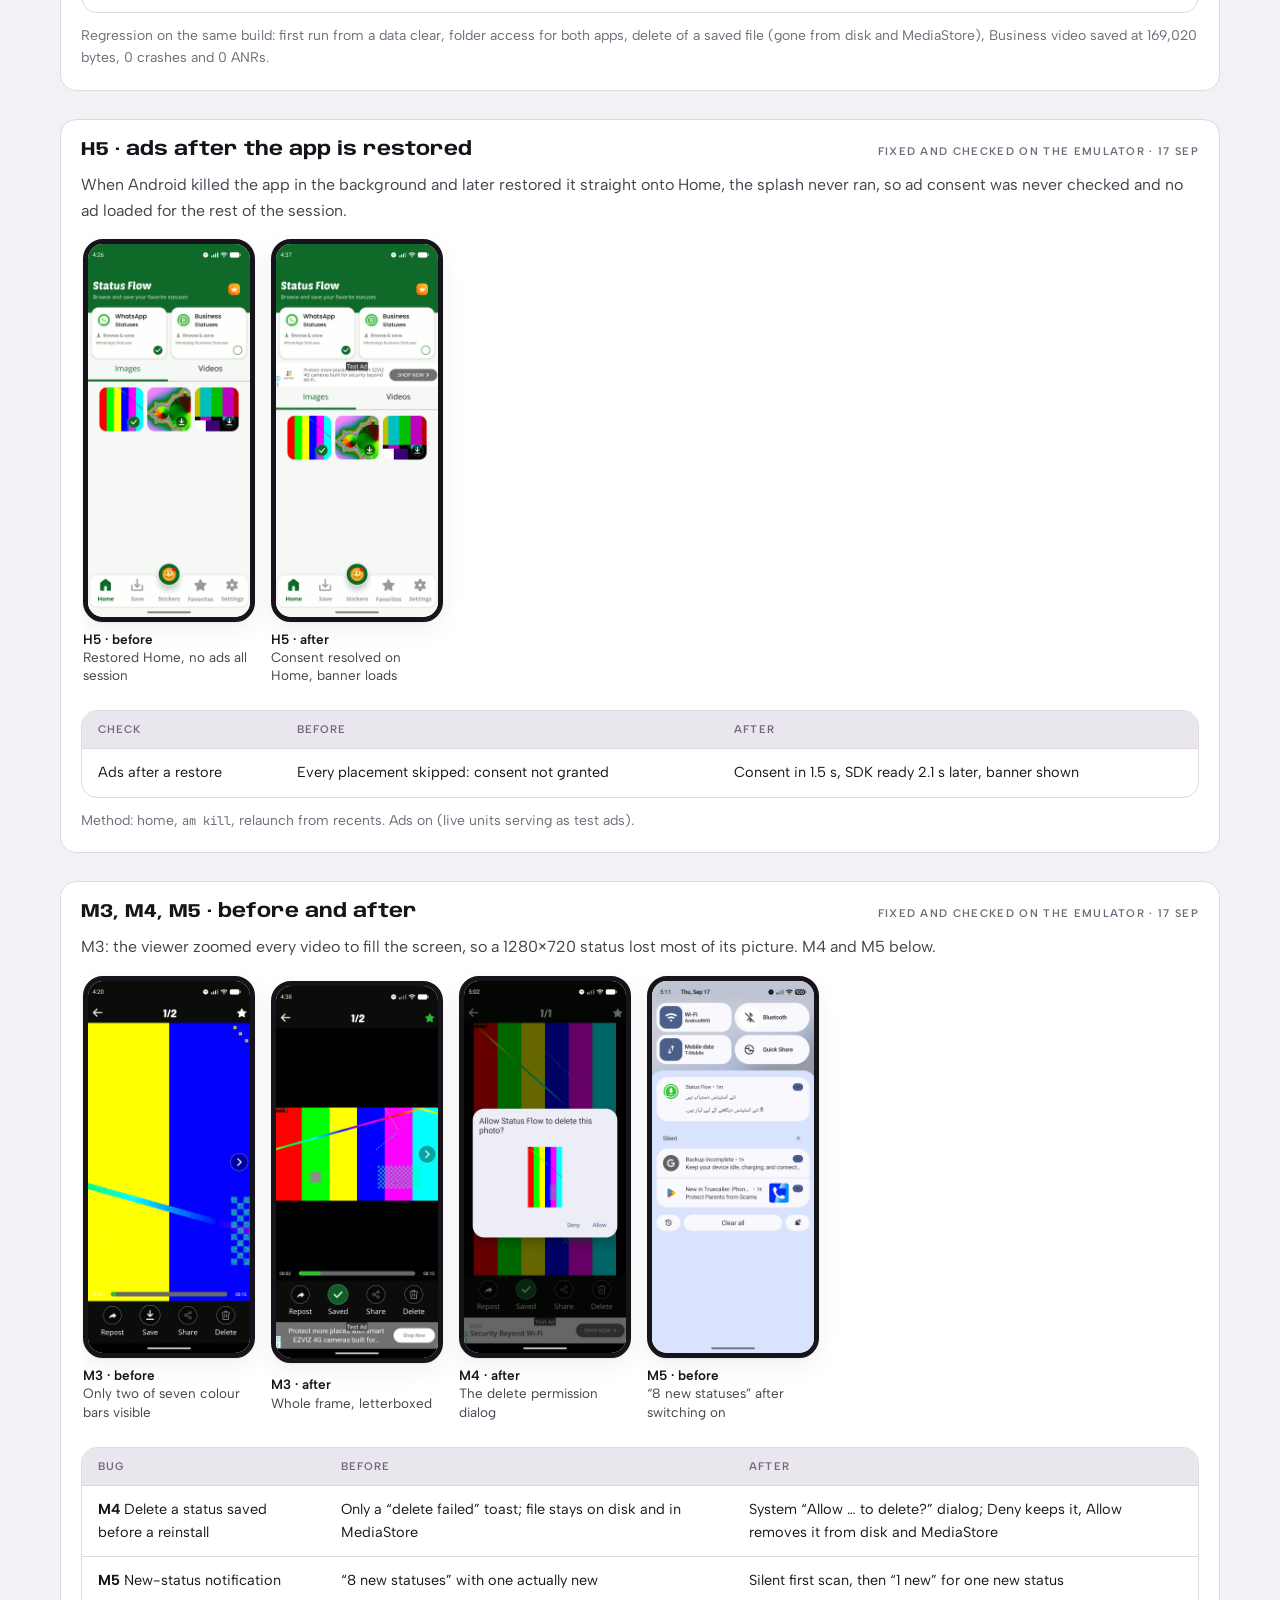
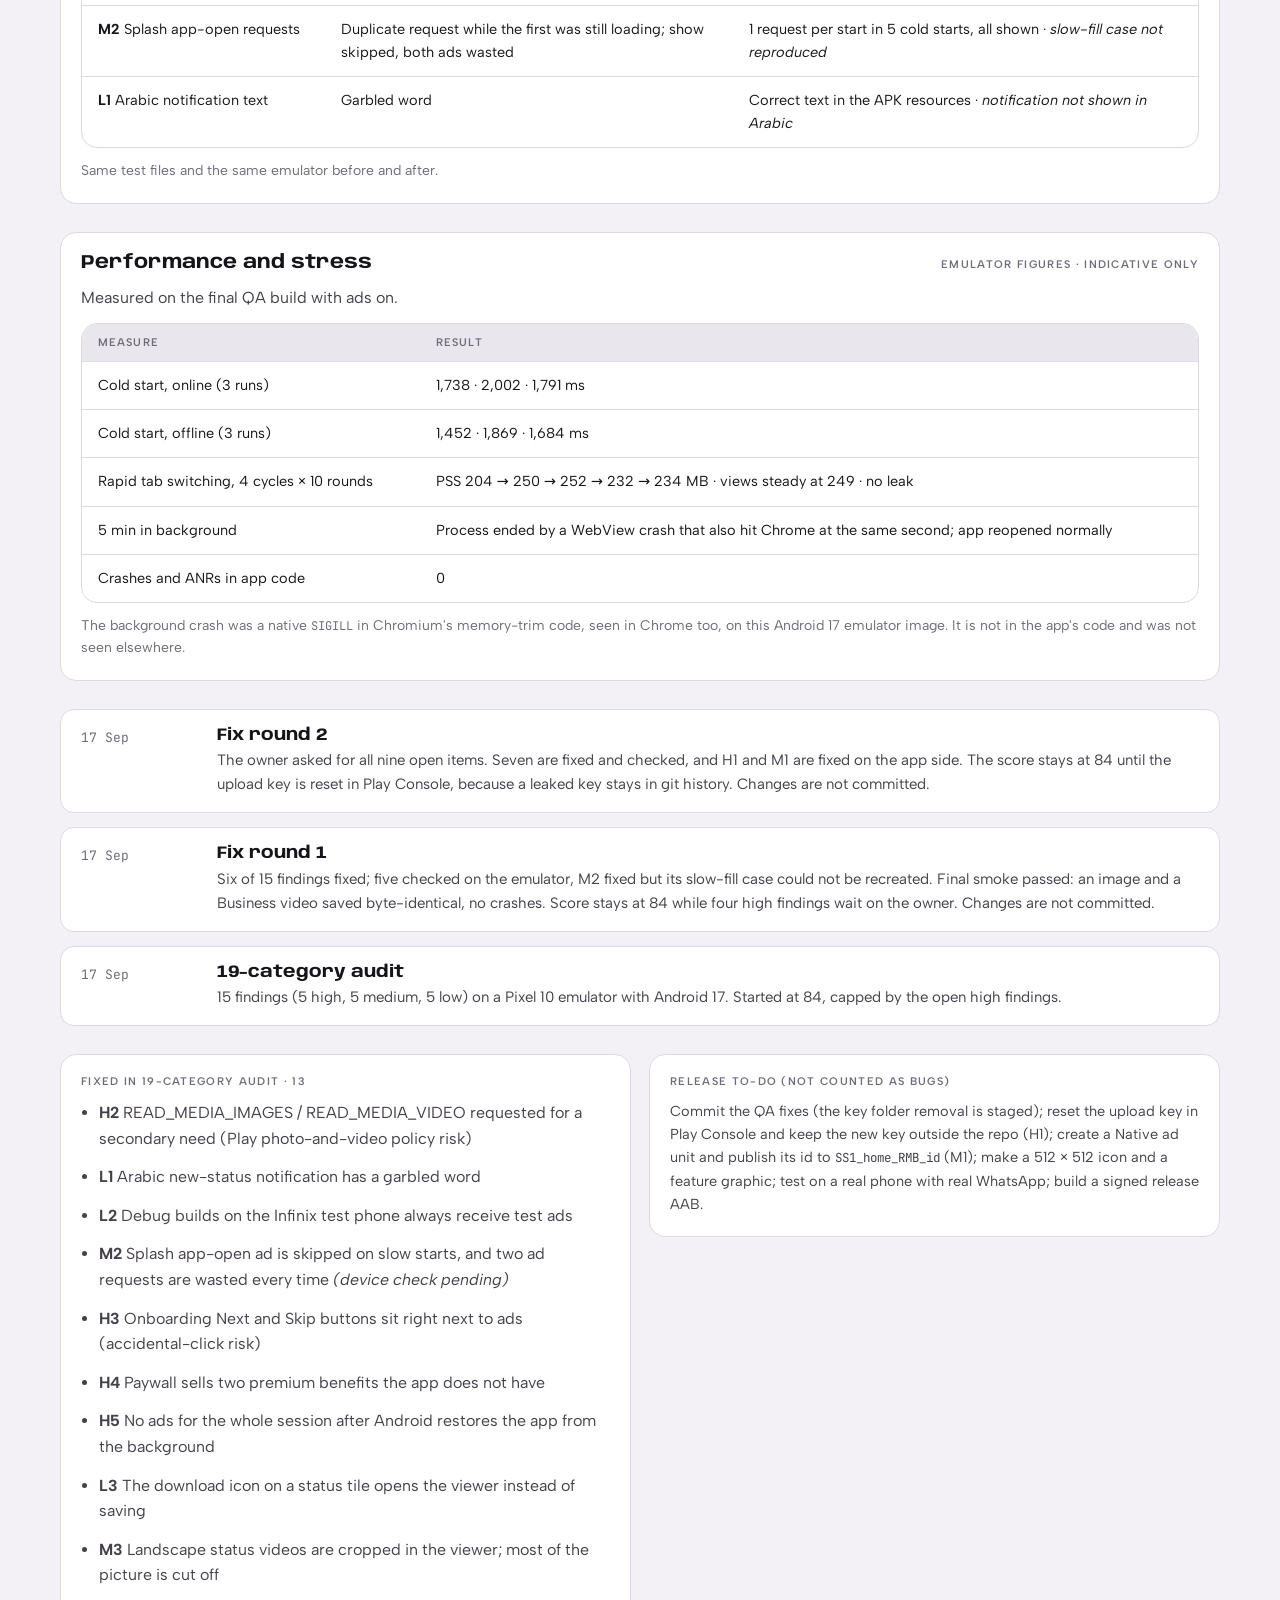
<file: tabs/01-status-saver/index.html>
<!doctype html>
<html lang="en">
<head>
<meta charset="utf-8">
<meta name="viewport" content="width=device-width,initial-scale=1">
<meta name="robots" content="noindex">
<title>Status Saver · Status Saver App</title>
<meta name="description" content="Product dossier for Status Flow 1.8.0 (9): overview, spec, market research, versions and APK, monetization, screenshots, graphics and QA history.">
<link rel="preconnect" href="https://fonts.googleapis.com">
<link rel="preconnect" href="https://fonts.gstatic.com" crossorigin>
<link rel="stylesheet" href="https://fonts.googleapis.com/css2?family=Source+Sans+3:wght@400;500;600&family=IBM+Plex+Mono:wght@400;500&display=swap">
<link rel="stylesheet" href="https://fonts.googleapis.com/css2?family=Anybody:wdth,wght@75..150,500..900&family=Albert+Sans:wght@400;500;600;700&family=JetBrains+Mono:wght@400;500&display=swap">
<link rel="stylesheet" href="../../assets/bar.css">
<style>
:root{
  --ground:#F3F1F5; --surface:#FFFFFF; --sunk:#EAE6EE; --ink:#17131B; --ink-2:#463F4C; --muted:#71697A; --line:#DED8E3;
  --flame-1:#4FD655; --flame-2:#1FA43A; --accent:#007A3D; --accent-soft:#E3F6E6;
  --cyan:#12B8BF; --pink:#E8367F;
  --pass:#177A43; --pass-bg:#DFF2E7; --warn:#935E00; --warn-bg:#F9EDD2; --fail:#B8232F; --fail-bg:#FADFE2;
  --shadow:0 1px 2px rgba(23,19,27,.06),0 8px 24px rgba(23,19,27,.06);
  --display:"Anybody","Arial Narrow",system-ui,sans-serif;
  --body:"Albert Sans",system-ui,-apple-system,"Segoe UI",sans-serif;
  --mono:"JetBrains Mono",ui-monospace,"Cascadia Mono",Consolas,monospace;
}
@media (prefers-color-scheme:dark){
  :root:not([data-theme="light"]){
    --ground:#0F0D12; --surface:#18151C; --sunk:#221E27; --ink:#F2EEF5; --ink-2:#D0C8D6; --muted:#9E95A5; --line:#2F2A36;
    --accent:#5EE36A; --accent-soft:#16301C; --cyan:#4CFEFC; --pink:#FF629F;
    --pass:#58CF8E; --pass-bg:#15301F; --warn:#E6B04A; --warn-bg:#33270F; --fail:#FF7480; --fail-bg:#3A171B;
    --shadow:0 1px 2px rgba(0,0,0,.4),0 8px 28px rgba(0,0,0,.35);
  }
}
:root[data-theme="dark"]{
  --ground:#0F0D12; --surface:#18151C; --sunk:#221E27; --ink:#F2EEF5; --ink-2:#D0C8D6; --muted:#9E95A5; --line:#2F2A36;
  --accent:#5EE36A; --accent-soft:#16301C; --cyan:#4CFEFC; --pink:#FF629F;
  --pass:#58CF8E; --pass-bg:#15301F; --warn:#E6B04A; --warn-bg:#33270F; --fail:#FF7480; --fail-bg:#3A171B;
  --shadow:0 1px 2px rgba(0,0,0,.4),0 8px 28px rgba(0,0,0,.35);
}
*{box-sizing:border-box}
html{scroll-behavior:smooth;scroll-padding-top:24px}
@media (prefers-reduced-motion:reduce){html{scroll-behavior:auto}*{transition:none!important;animation:none!important}}
body{margin:0;background:var(--ground);color:var(--ink);font:400 16px/1.6 var(--body);padding-inline:20px;-webkit-font-smoothing:antialiased}
a{color:var(--accent);text-underline-offset:3px}
a:focus-visible,button:focus-visible{outline:2px solid var(--accent);outline-offset:3px;border-radius:4px}
h1,h2,h3{font-family:var(--display);text-wrap:balance;margin:0;line-height:1.08}
h2{font-size:clamp(26px,3.4vw,36px);font-weight:800;font-stretch:112%;letter-spacing:-.01em}
h3{font-size:19px;font-weight:700;font-stretch:110%}
p{margin:0}
.mono{font-family:var(--mono);font-size:.86em}
.tnum{font-variant-numeric:tabular-nums}
.label{font:600 11px/1.2 var(--body);letter-spacing:.12em;text-transform:uppercase;color:var(--muted)}

/* shell: timeline scrubber + content */
.shell{max-width:1180px;margin:0 auto;display:grid;grid-template-columns:200px minmax(0,1fr);gap:48px;padding-block:40px 96px}
.scrub{position:sticky;top:24px;align-self:start;padding-top:8px}
.scrub .label{margin-bottom:14px}
.track-wrap{position:relative}
.track{position:relative;list-style:none;margin:0;padding:0 0 0 22px}
.track-wrap::before{content:"";position:absolute;left:5px;top:6px;bottom:6px;width:3px;border-radius:3px;background:var(--sunk)}
.fill{position:absolute;z-index:1;left:5px;top:6px;width:3px;border-radius:3px;height:0;background:linear-gradient(var(--flame-1),var(--flame-2));transition:height .25s ease}
.track li{position:relative}
.track a{display:block;padding:7px 0;color:var(--muted);text-decoration:none;font-weight:500;font-size:14.5px}
.track a::before{content:"";position:absolute;left:-21px;top:13px;width:9px;height:9px;border-radius:2px;background:var(--surface);border:2px solid var(--line);transform:rotate(45deg)}
.track a:hover{color:var(--ink)}
.track a[aria-current="true"]{color:var(--ink);font-weight:700}
.track a[aria-current="true"]::before{background:var(--flame-1);border-color:var(--flame-1)}
.scrub .meta{margin-top:22px;padding-top:16px;border-top:1px solid var(--line);font-size:13px;color:var(--muted);display:grid;gap:4px}

main{display:grid;gap:88px;min-width:0}
section{display:grid;gap:28px;min-width:0}
.sec-head{display:grid;gap:10px;max-width:68ch}
.sec-head p{color:var(--ink-2)}

/* hero */
.hero{display:grid;gap:28px;padding-bottom:8px}
.hero-top{display:flex;gap:22px;align-items:center;flex-wrap:wrap}
.hero-top img{width:92px;height:92px;border-radius:22px;box-shadow:var(--shadow)}
.hero h1{font-size:clamp(40px,7vw,78px);font-weight:900;font-stretch:128%;letter-spacing:-.02em;line-height:.95}
.glitch{position:relative;display:inline-block}
.glitch::before,.glitch::after{content:attr(data-text);position:absolute;inset:0;pointer-events:none;mix-blend-mode:multiply}
.glitch::before{color:var(--cyan);transform:translate(-3px,0);clip-path:inset(12% 0 52% 0)}
.glitch::after{color:var(--pink);transform:translate(3px,0);clip-path:inset(58% 0 8% 0)}
:root[data-theme="dark"] .glitch::before,:root[data-theme="dark"] .glitch::after{mix-blend-mode:screen}
@media (prefers-color-scheme:dark){:root:not([data-theme="light"]) .glitch::before,:root:not([data-theme="light"]) .glitch::after{mix-blend-mode:screen}}
.hero .tag{font-size:19px;color:var(--ink-2);max-width:60ch}
.pkg{color:var(--muted)}
.dl{background:var(--surface);border:1px solid var(--line);border-radius:18px;padding:18px 20px;display:grid;gap:12px;box-shadow:var(--shadow)}
.dl-row{display:flex;justify-content:space-between;gap:12px;flex-wrap:wrap;align-items:baseline}
.dl-row strong{font-family:var(--display);font-stretch:112%;font-size:22px}
.bar{height:12px;border-radius:99px;background:var(--sunk);overflow:hidden;position:relative}
.bar span{position:absolute;inset:0 auto 0 0;border-radius:99px;background:linear-gradient(90deg,var(--flame-1),var(--flame-2))}
.bar i{position:absolute;top:-4px;bottom:-4px;width:2px;background:var(--ink);opacity:.55}
.facts{display:grid;grid-template-columns:repeat(5,minmax(0,1fr));gap:1px;background:var(--line);border:1px solid var(--line);border-radius:14px;overflow:hidden}
.facts div{background:var(--surface);padding:14px 16px;display:grid;gap:4px}
.facts b{font-family:var(--display);font-stretch:104%;font-size:19px;font-weight:800;white-space:nowrap}

/* generic panels */
.grid-2{display:grid;grid-template-columns:repeat(2,minmax(0,1fr));gap:18px}
.grid-4{display:grid;grid-template-columns:repeat(4,minmax(0,1fr));gap:18px}
.panel{background:var(--surface);border:1px solid var(--line);border-radius:16px;padding:20px;display:grid;gap:12px;align-content:start}
.panel ul{margin:0;padding-left:18px;display:grid;gap:6px;color:var(--ink-2)}
.pillar h3{display:flex;align-items:center;gap:10px}
.pillar svg{width:22px;height:22px;flex:none}
.chips{display:flex;flex-wrap:wrap;gap:8px}
.chip{display:inline-flex;align-items:center;gap:6px;padding:5px 11px;border-radius:99px;font-size:13.5px;font-weight:600;background:var(--sunk);color:var(--ink-2);border:1px solid transparent}
.chip.pass{background:var(--pass-bg);color:var(--pass)}
.chip.warn{background:var(--warn-bg);color:var(--warn)}
.chip.fail{background:var(--fail-bg);color:var(--fail)}
.chip.mono{font-family:var(--mono);font-weight:500;font-size:12.5px}
.dot{width:7px;height:7px;border-radius:50%;background:currentColor}

dl.kv{margin:0;display:grid;grid-template-columns:auto 1fr;gap:9px 18px;font-size:15px}
dl.kv dt{color:var(--muted)}
dl.kv dd{margin:0;font-weight:500;min-width:0;overflow-wrap:anywhere}

.table-wrap{overflow-x:auto;border:1px solid var(--line);border-radius:16px;background:var(--surface)}
table{border-collapse:collapse;width:100%;font-size:14.5px;min-width:760px}
th,td{text-align:left;padding:12px 16px;border-bottom:1px solid var(--line);vertical-align:top}
th{font:600 11px/1.2 var(--body);letter-spacing:.1em;text-transform:uppercase;color:var(--muted);background:var(--sunk)}
tr:last-child td{border-bottom:0}
tr.ours td{background:var(--accent-soft)}
.inst{display:grid;grid-template-columns:62px 1fr;gap:10px;align-items:center;min-width:170px}
.inst .bar{height:8px}
td small{color:var(--muted);display:block}

.callout{border-left:3px solid var(--flame-1);background:var(--surface);border-radius:0 14px 14px 0;padding:16px 20px;color:var(--ink-2)}
.callout strong{color:var(--ink)}

/* versions */
.versions{list-style:none;margin:0;padding:0;display:grid;gap:0;position:relative}
.versions li{display:grid;grid-template-columns:108px 22px minmax(0,1fr);gap:14px;padding-bottom:22px;position:relative}
.versions li::after{content:"";position:absolute;left:129px;top:22px;bottom:0;width:2px;background:var(--line)}
.versions li:last-child::after{display:none}
.versions time{color:var(--muted);font-family:var(--mono);font-size:13px;padding-top:3px;text-align:right}
.versions .node{width:14px;height:14px;margin:5px 0 0 3px;border-radius:3px;transform:rotate(45deg);background:var(--surface);border:2px solid var(--muted)}
.versions li.now .node{background:var(--flame-1);border-color:var(--flame-1)}
.versions .v{font-family:var(--display);font-stretch:112%;font-weight:800;font-size:20px}
.versions .v span{font-family:var(--mono);font-weight:500;font-size:13px;color:var(--muted);margin-left:6px}
.versions p{color:var(--ink-2);font-size:15px}
.apk{display:grid;gap:14px}
.apk .file{font-family:var(--mono);font-size:14px;background:var(--sunk);padding:10px 12px;border-radius:10px;overflow-x:auto;white-space:nowrap}
.hash{font-family:var(--mono);font-size:12px;color:var(--muted);overflow-wrap:anywhere}

/* monetization */
.flags{display:flex;flex-wrap:wrap;gap:10px;align-items:center}
.flag{font-family:var(--mono);font-size:13px;padding:7px 12px;border-radius:10px;background:var(--surface);border:1px solid var(--line)}
.flag b{font-weight:500}
.flag.on b{color:var(--pass)} .flag.off b{color:var(--muted)}
.plans{display:grid;grid-template-columns:repeat(2,minmax(0,1fr));gap:12px}
.plan{border:1.5px solid var(--line);border-radius:14px;padding:14px 16px;display:grid;gap:2px}
.plan b{font-family:var(--display);font-stretch:112%;font-size:24px}
.with-shot{display:grid;grid-template-columns:minmax(0,1fr) 190px;gap:22px;align-items:start}

/* screenshots */
.shots-group{display:grid;gap:12px}
.shots-group header{display:flex;justify-content:space-between;align-items:baseline;gap:12px;flex-wrap:wrap}
.strip{display:flex;gap:16px;overflow-x:auto;padding:4px 2px 14px;scroll-snap-type:x mandatory}
.strip figure{margin:0;flex:0 0 172px;scroll-snap-align:start;display:grid;gap:8px}
.phone{display:block;padding:0;border:0;background:none;cursor:zoom-in;border-radius:22px}
.phone img{display:block;width:100%;aspect-ratio:9/20;object-fit:cover;border-radius:20px;border:5px solid var(--ink);background:var(--sunk);box-shadow:var(--shadow)}
figcaption{font-size:13.5px;line-height:1.35;color:var(--ink-2)}
figcaption b{display:block;color:var(--ink);font-weight:600}
dialog.lightbox{border:0;padding:0;background:transparent;max-width:min(92vw,440px)}
dialog.lightbox::backdrop{background:rgba(10,8,12,.82)}
dialog.lightbox img{display:block;width:100%;max-height:86vh;object-fit:contain;border-radius:18px}
dialog.lightbox p{color:#F2EEF5;text-align:center;margin-top:10px;font-size:14px}
dialog.lightbox button{position:absolute;top:-44px;right:0;background:#F2EEF5;color:#17131B;border:0;border-radius:99px;padding:6px 14px;font:600 14px var(--body);cursor:pointer}

/* graphics */
.assets{display:grid;grid-template-columns:repeat(4,minmax(0,1fr));gap:18px}
.asset{display:grid;gap:10px;align-content:start}
.asset .art{aspect-ratio:1;border-radius:16px;background:var(--sunk);display:grid;place-items:center;overflow:hidden;border:1px solid var(--line)}
.asset .art img{width:62%;border-radius:18%}
.asset .art.missing{border-style:dashed;color:var(--muted);font-size:13px;text-align:center;padding:12px;aspect-ratio:auto;min-height:0}
.fg{aspect-ratio:1024/500!important}
.swatches{display:grid;grid-template-columns:repeat(8,minmax(0,1fr));gap:10px}
.sw{display:grid;gap:6px;font-size:12.5px}
.sw i{display:block;aspect-ratio:1.3;border-radius:10px;border:1px solid var(--line)}
.sw code{font-family:var(--mono);color:var(--muted);font-size:11.5px}

/* QA */
.score{display:grid;gap:14px}
.score-row{display:grid;grid-template-columns:150px minmax(0,1fr) 54px;gap:14px;align-items:center;font-size:14.5px}
.score-row .bar{height:14px}
.score-row .bar.muted span{background:var(--muted);opacity:.55}
.scale{display:grid;grid-template-columns:150px minmax(0,1fr) 54px;gap:14px;font-size:12px;color:var(--muted)}
.scale div{position:relative;height:16px;font-family:var(--mono)}
.scale div span{position:absolute;top:0;transform:translateX(-50%);white-space:nowrap}
.scale div span:first-child{transform:none}
.scale div span:last-child{transform:translateX(-100%)}
.qa-log{list-style:none;margin:0;padding:0;display:grid;gap:14px}
.qa-log li{display:grid;grid-template-columns:118px minmax(0,1fr);gap:18px;padding:16px 20px;background:var(--surface);border:1px solid var(--line);border-radius:14px}
.qa-log time{font-family:var(--mono);font-size:13px;color:var(--muted);padding-top:2px}
.qa-log h3{font-size:17px;margin-bottom:4px}
.qa-log p{color:var(--ink-2);font-size:15px}
.fixlist{columns:2;column-gap:28px;margin:0;padding-left:18px;color:var(--ink-2)}
.fixlist li{break-inside:avoid;margin-bottom:7px}
.status{display:grid;gap:10px}
.status div{display:grid;grid-template-columns:auto 1fr;gap:12px;align-items:start}
.tally{display:grid;grid-template-columns:repeat(4,minmax(0,1fr));gap:1px;background:var(--line);border:1px solid var(--line);border-radius:16px;overflow:hidden}
.tally div{background:var(--surface);padding:18px 20px;display:grid;gap:6px;align-content:start}
.tally b{font-family:var(--display);font-stretch:112%;font-weight:900;font-size:clamp(34px,4.6vw,48px);line-height:1}
.tally small{color:var(--muted);font-size:13.5px;line-height:1.35}
.tally .t-fixed b{color:var(--pass)} .tally .t-open b{color:var(--warn)}
.stack{display:flex;height:16px;border-radius:99px;overflow:hidden;background:var(--sunk)}
.stack span{display:block;height:100%}
.stack .s-fixed{background:var(--pass)} .stack .s-open{background:var(--warn)}
.legend{display:flex;flex-wrap:wrap;gap:6px 18px;font-size:13.5px;color:var(--ink-2)}
.legend span{display:inline-flex;align-items:center;gap:7px}
.legend i{width:10px;height:10px;border-radius:3px;display:inline-block}
.sev{display:grid;grid-template-columns:repeat(5,minmax(0,1fr));gap:10px}
.sev div{border:1px solid var(--line);border-radius:12px;padding:10px 12px;display:grid;gap:2px}
.sev b{font-family:var(--display);font-stretch:108%;font-size:24px;font-weight:800}
.ledger td .stack{height:10px;min-width:120px}
.ledger td.num{font-variant-numeric:tabular-nums;white-space:nowrap}
.ledger tfoot td{font-weight:700;background:var(--sunk)}
.reasons{display:grid;gap:14px}
.reason{display:grid;grid-template-columns:minmax(0,230px) minmax(0,1fr) 34px;gap:16px;align-items:start;padding-bottom:14px;border-bottom:1px solid var(--line)}
.reason:last-child{border-bottom:0;padding-bottom:0}
.reason h3{font-size:16px}
.reason p{color:var(--ink-2);font-size:14.5px}
.reason .ids{display:flex;flex-wrap:wrap;gap:6px;margin-top:6px}
.reason .ids span{font-family:var(--mono);font-size:12px;padding:2px 7px;border-radius:6px;background:var(--sunk);color:var(--ink-2)}
.reason > b{font-family:var(--display);font-stretch:108%;font-size:24px;font-weight:800;text-align:right;color:var(--warn)}
.method{font-size:14px;color:var(--muted)}
@media (max-width:980px){.tally{grid-template-columns:repeat(2,minmax(0,1fr))}.sev{grid-template-columns:repeat(3,minmax(0,1fr))}}
@media (max-width:640px){.reason{grid-template-columns:minmax(0,1fr) 34px}.reason > div:nth-child(2){grid-column:1 / -1;grid-row:2}.sev{grid-template-columns:repeat(2,minmax(0,1fr))}}
footer{max-width:1180px;margin:0 auto;padding:28px 0 48px;border-top:1px solid var(--line);color:var(--muted);font-size:13.5px}

@media (max-width:980px){
  .shell{grid-template-columns:minmax(0,1fr);gap:28px;padding-top:0}
  .scrub{position:sticky;top:0;z-index:5;background:var(--ground);padding:10px 0;margin-inline:-20px;padding-inline:20px;border-bottom:1px solid var(--line)}
  .scrub .label,.scrub .meta,.track-wrap::before,.fill{display:none}
  .track{display:flex;gap:6px;overflow-x:auto;padding:0}
  .track a{white-space:nowrap;padding:6px 12px;border-radius:99px;background:var(--surface);border:1px solid var(--line);font-size:13.5px}
  .track a::before{display:none}
  .track a[aria-current="true"]{background:var(--ink);color:var(--ground);border-color:var(--ink)}
  .facts{grid-template-columns:repeat(3,minmax(0,1fr))}
  .grid-4,.assets{grid-template-columns:repeat(2,minmax(0,1fr))}
  .swatches{grid-template-columns:repeat(4,minmax(0,1fr))}
  .with-shot{grid-template-columns:minmax(0,1fr)}
  .with-shot figure{max-width:190px}
}
@media (max-width:640px){
  body{font-size:15.5px}
  .facts{grid-template-columns:repeat(2,minmax(0,1fr))}
  .grid-2,.grid-4,.plans{grid-template-columns:minmax(0,1fr)}
  .assets{grid-template-columns:minmax(0,1fr)}
  .fixlist{columns:1}
  .qa-log li{grid-template-columns:minmax(0,1fr);gap:4px}
  .versions li{grid-template-columns:78px 22px minmax(0,1fr)}
  .versions li::after{left:99px}
  .score-row,.scale{grid-template-columns:96px minmax(0,1fr) 40px}
}
</style>
<style>
/* This tab keeps the design of the Claude artifact it came from (https://claude.ai/artifact/2fsUhwUKAit9zHrJGuSYNC),
   so it loads bar.css for the tab bar instead of site.css. The artifact's own left-hand section rail is replaced by
   the sections row in the tab bar, so the dossier runs full width underneath it. */
body{padding-inline:20px}
#bar{margin-inline:-20px;overflow:visible}
#bar .jump a[aria-current="true"]{background:var(--bar-sunk);color:var(--bar-ink);font-weight:600}
html{scroll-padding-top:var(--barh,116px)}
.shell{grid-template-columns:minmax(0,1fr);gap:0;max-width:1160px;padding-block:36px 96px}
footer{max-width:1160px}
@media (max-width:980px){.shell{padding-top:28px}}
</style>
</head>
<body data-page="dossier">

<nav aria-label="Tabs and sections" id="bar">
  <div class="wrap bar-top">
    <div class="tabs" id="site-tabs" aria-label="Tabs"></div>
  </div>
  <div class="wrap bar-sections" aria-label="Sections">
    <div class="jump" id="jump">
      <a href="#overview">Overview</a><a href="#spec">Spec</a><a href="#market">Market research</a><a href="#versions">Versions &amp; APK</a><a href="#money">Monetization</a><a href="#shots">Screenshots</a><a href="#graphics">Graphics</a><a href="#qa">QA history</a>
    </div>
  </div>
</nav>
<script src="../../assets/nav.js"></script>

<div id="dossier">
<div class="shell">
  <main>
<section id="overview" class="hero">
  <div class="hero-top"><img src="gfx/icon.png" alt="Status Flow app icon: a white chat bubble with a download arrow on a bright green square">
    <div style="display:grid;gap:6px;min-width:0"><span class="label">Android app · Product dossier</span><span class="mono pkg">com.statussaver.videosaver.downloadstatus.storysaver</span></div></div>
  <h1>Status<br>Flow</h1>
  <p class="tag">Open WhatsApp and WhatsApp Business statuses, save the photos and videos you want to keep, and add sticker packs to WhatsApp.</p>
  <div class="dl" role="group" aria-label="QA score">
    <div class="dl-row"><span class="label">QA score · 17 Sep 2026</span><span class="tnum"><strong>84</strong> / 100</span></div>
    <div class="bar" aria-hidden="true"><span style="width:84%"></span><i style="left:90%" title="90 target"></i></div>
    <div class="dl-row" style="font-size:13.5px;color:var(--muted)"><span>Started at 84 · 13 of 15 bugs fixed, 2 open</span><span>Target line at 90</span></div>
  </div>
  <div class="facts"><div><span class="label">Version</span><b class="tnum">1.8.0 (9)</b></div><div><span class="label">Runs on</span><b class="tnum">Android 8.0+</b></div><div><span class="label">Languages</span><b class="tnum">9</b></div><div><span class="label">Ad placements</span><b class="tnum">14</b></div><div><span class="label">Debug APK</span><b class="tnum">16.3 MB</b></div></div>
  <div class="grid-4"><article class="panel pillar"><h3><svg viewBox="0 0 24 24" fill="none" stroke="var(--accent)" stroke-width="2.2" stroke-linecap="round" stroke-linejoin="round" aria-hidden="true"><rect x="3" y="4" width="18" height="16" rx="2"/><circle cx="9" cy="10" r="2"/><path d="m21 17-5-5-9 8"/></svg>View</h3><ul><li>WhatsApp and Business statuses, images and videos</li><li>Folder access through the system picker, no all-files access</li></ul></article><article class="panel pillar"><h3><svg viewBox="0 0 24 24" fill="none" stroke="var(--accent)" stroke-width="2.2" stroke-linecap="round" stroke-linejoin="round" aria-hidden="true"><path d="M12 3v12m0 0-5-5m5 5 5-5M5 21h14"/></svg>Save</h3><ul><li>Saved to Pictures and Movies, byte-identical to the original</li><li>Saved list, favourites, share and repost</li></ul></article><article class="panel pillar"><h3><svg viewBox="0 0 24 24" fill="none" stroke="var(--accent)" stroke-width="2.2" stroke-linecap="round" stroke-linejoin="round" aria-hidden="true"><path d="m12 3 2.7 5.6 6.3.9-4.5 4.4 1 6.1L12 17l-5.5 3 1-6.1L3 9.5l6.3-.9z"/></svg>Stickers</h3><ul><li>Bundled sticker packs</li><li>Add to WhatsApp from the pack screen</li></ul></article><article class="panel pillar"><h3><svg viewBox="0 0 24 24" fill="none" stroke="var(--accent)" stroke-width="2.2" stroke-linecap="round" stroke-linejoin="round" aria-hidden="true"><circle cx="12" cy="12" r="9"/><path d="M3 12h18M12 3a14 14 0 0 1 0 18M12 3a14 14 0 0 0 0 18"/></svg>Everywhere</h3><ul><li>9 languages, including Urdu and Arabic (RTL)</li><li>Dark theme and new-status notifications</li></ul></article></div>
  <div class="panel"><div class="dl-row"><h3>Checked on the emulator</h3><span class="label">17 Sep 2026 · Pixel 10 AVD, Android 17</span></div><div class="chips"><span class="chip pass"><span class="dot"></span>WhatsApp statuses</span><span class="chip pass"><span class="dot"></span>Business statuses</span><span class="chip pass"><span class="dot"></span>Save image and video</span><span class="chip pass"><span class="dot"></span>Delete after reinstall</span><span class="chip pass"><span class="dot"></span>Offline launch and save</span><span class="chip pass"><span class="dot"></span>Urdu RTL and dark theme</span><span class="chip pass"><span class="dot"></span>Save from the tile badge</span><span class="chip pass"><span class="dot"></span>No media permission on Android 13+</span><span class="chip fail"><span class="dot"></span>Home native ad · AdMob unit is the wrong format</span><span class="chip">Repost and sticker add · need real WhatsApp</span></div><p style="color:var(--muted);font-size:14px">WhatsApp itself was replaced by two empty stub apps so the status folders could exist. Repost and Add to WhatsApp were only checked up to the point where WhatsApp would open.</p></div>
</section>

<section id="spec"><div class="sec-head"><span class="label">Spec</span><h2>What ships inside the APK</h2><p>Numbers come from <span class="mono">app/build.gradle.kts</span> and from the built APK (<span class="mono">aapt2</span>).</p></div>
<div class="grid-2"><div class="panel"><span class="label">Identity</span><dl class="kv"><dt>App name</dt><dd class="tnum">Status Flow</dd><dt>Package</dt><dd class="mono">com.statussaver.videosaver.downloadstatus.storysaver</dd><dt>Version</dt><dd class="tnum">versionName 1.8.0 · versionCode 9</dd><dt>Source namespace</dt><dd class="mono">com.wassaver.storysaver</dd></dl></div><div class="panel"><span class="label">Platform</span><dl class="kv"><dt>minSdk</dt><dd class="tnum">26 · Android 8.0</dd><dt>target / compile</dt><dd class="tnum">37 / 37</dd><dt>UI</dt><dd class="tnum">Android Views + ViewBinding</dd><dt>ABIs</dt><dd class="tnum">arm64-v8a, armeabi-v7a, x86, x86_64</dd></dl></div><div class="panel"><span class="label">Toolchain</span><dl class="kv"><dt>Android Gradle Plugin</dt><dd class="tnum">9.2.1</dd><dt>Gradle</dt><dd class="tnum">9.4.1</dd><dt>Kotlin</dt><dd class="tnum">2.2.10 · KSP 2.2.10-2.0.2</dd></dl></div><div class="panel"><span class="label">Key libraries</span><dl class="kv"><dt>Google Mobile Ads</dt><dd class="tnum">25.4.0 · UMP 4.0.0</dd><dt>Play Billing</dt><dd class="tnum">9.1.0</dd><dt>Play In-App Update</dt><dd class="tnum">2.1.0 (immediate)</dd><dt>Firebase BoM</dt><dd class="tnum">34.17.0 · Analytics, Crashlytics, Messaging, Firestore, Remote Config</dd><dt>Media</dt><dd class="tnum">Media3 ExoPlayer 1.11.0 · Coil 2.7.0 · Lottie 6.7.1</dd><dt>Storage</dt><dd class="tnum">Room 2.8.4 · WorkManager 2.11.2 · DocumentFile 1.1.0</dd></dl></div></div>
<div class="grid-2"><div class="panel"><span class="label">Permissions from the APK · 10 of 15 shown</span><div class="chips"><span class="chip mono">INTERNET</span><span class="chip mono">ACCESS_NETWORK_STATE</span><span class="chip mono">READ_EXTERNAL_STORAGE ≤ Android 12</span><span class="chip mono">WRITE_EXTERNAL_STORAGE</span><span class="chip mono">POST_NOTIFICATIONS</span><span class="chip mono">FOREGROUND_SERVICE</span><span class="chip mono">WAKE_LOCK</span><span class="chip mono">BILLING</span><span class="chip mono">AD_ID</span><span class="chip mono">ACCESS_ADSERVICES_*</span></div><p style="font-size:14px;color:var(--muted)">READ_MEDIA_IMAGES and READ_MEDIA_VIDEO were removed in fix round 2 (H2): statuses come through the folder the user grants, and saved files are the app's own. Exported without a permission: SplashActivity (launcher) and the sticker content provider (required by WhatsApp).</p></div><div class="panel"><span class="label">Languages · 9</span><div class="chips"><span class="chip">English</span><span class="chip">العربية · Arabic</span><span class="chip">Deutsch</span><span class="chip">Français</span><span class="chip">हिन्दी · Hindi</span><span class="chip">Português (Brasil)</span><span class="chip">Türkçe</span><span class="chip">اردو · Urdu</span><span class="chip">中文 · Chinese</span></div></div></div>
</section>

<section id="market"><div class="sec-head"><span class="label">Market research</span><h2>A shelf of 50M-install savers, and a listing with 5 installs</h2><p>Google Play listings (US English) loaded on 17 Sep 2026. Competitors are the largest results for “status saver whatsapp”.</p></div>
<div class="table-wrap"><table style="min-width:720px"><thead><tr><th>App</th><th>Developer</th><th>Installs</th><th>Rating</th><th>Leads with</th></tr></thead><tbody>
<tr><td><a href="https://play.google.com/store/apps/details?id=com.downlood.sav.whmedia&amp;hl=en&amp;gl=us" target="_blank" rel="noopener">Status Download - Video Saver</a></td><td>Shree Ganesha Labs</td><td>100M+</td><td>4.6<small>1.71M ratings</small></td><td>Auto-save, “recover deleted messages”, stickers, dual apps</td></tr>
<tr><td><a href="https://play.google.com/store/apps/details?id=statussaver.statusdownloader.downloadstatus.videoimagesaver&amp;hl=en&amp;gl=us" target="_blank" rel="noopener">Status Saver - Video Saver</a></td><td>Save Status, Video &amp; Image Downloader</td><td>100M+</td><td>4.6<small>275K ratings</small></td><td>Fast, free photo and video saving</td></tr>
<tr><td><a href="https://play.google.com/store/apps/details?id=statussaver.statusdownloader.videodownloader&amp;hl=en&amp;gl=us" target="_blank" rel="noopener">Status Saver - Save Status</a></td><td>Lite Media</td><td>50M+</td><td>4.8<small>431K ratings</small></td><td>Multi-save, multi-delete, repost, video player</td></tr>
<tr><td><a href="https://play.google.com/store/apps/details?id=statussaver.statusdownloader.downloadstatus.savestatus&amp;hl=en&amp;gl=us" target="_blank" rel="noopener">Status Saver: Video Downloader</a></td><td>BlueLine. Tech</td><td>50M+</td><td>4.8<small>205K ratings</small></td><td>Auto-save, direct chat to unsaved numbers, offline viewing</td></tr>
<tr><td><a href="https://play.google.com/store/apps/details?id=com.wa.status.app.downloader.photo.video.status&amp;hl=en&amp;gl=us" target="_blank" rel="noopener">Status Saver-Status Downloader</a></td><td>AimzSol Technology</td><td>50M+</td><td>4.2<small>87.5K ratings</small></td><td>Private viewing, multi-save and delete</td></tr>
<tr><td><a href="https://play.google.com/store/apps/details?id=com.falnesc.statussaver&amp;hl=en&amp;gl=us" target="_blank" rel="noopener">Status Saver・Status Downloader</a></td><td>Battery Stats Saver</td><td>10M+</td><td>4.8<small>225K ratings</small></td><td>One-click download, share without saving</td></tr>
<tr><td><a href="https://play.google.com/store/apps/details?id=com.downloadwhatsappstatus.statussaver.videodownloader&amp;hl=en&amp;gl=us" target="_blank" rel="noopener">Status Saver - Download Status</a></td><td>Office Tools.</td><td>10M+</td><td>4.3<small>167K ratings</small></td><td>Save many statuses in one tap</td></tr>
<tr class="ours"><td><b><a href="https://play.google.com/store/apps/details?id=com.statussaver.videosaver.downloadstatus.storysaver&amp;hl=en&amp;gl=us" target="_blank" rel="noopener">Status Downloader: Video Saver</a></b><small>our live listing · app name Status Flow</small></td><td>Cell Cave</td><td>5+</td><td>—<small>not enough ratings</small></td><td>Browse, preview, save, offline viewing, share and repost</td></tr>
</tbody></table></div><p class="method">Every competitor in the table shows ads and in-app purchases. Our listing was last updated 8 Sep 2026, and its Data safety section says “Data isn’t encrypted”.</p>
<div class="grid-2"><div class="panel"><span class="label">Where we are stronger</span><ul><li>Favourites, 9 languages with RTL and a dark theme; the leaders' listings mention none of these except languages (one app).</li><li>Sticker packs built in; only one of the top apps offers stickers.</li><li>No risky claims: no “recover deleted messages”, no “GB” mod support, no “save without being seen”.</li></ul></div><div class="panel"><span class="label">Where we are weaker</span><ul><li>5+ installs and no rating, against 87K–1.7M ratings.</li><li>No multi-select save or delete (three leaders advertise it), no auto-save and no direct chat.</li><li>A rewarded ad before each save (now one tap from the tile), while a rival sells ad-free one-click saving.</li><li>The listing title says “Status Downloader”; the leaders all say “Status Saver”.</li></ul></div></div>
<div class="panel"><span class="label">Play policy that applies</span><ul><li><a href="https://support.google.com/googleplay/android-developer/answer/9888374?hl=en" target="_blank" rel="noopener">Impersonation</a>: keep the WhatsApp name and logo out of the title and icon; state that the app is not affiliated with WhatsApp.</li><li><a href="https://support.google.com/googleplay/android-developer/answer/9888072?hl=en" target="_blank" rel="noopener">Intellectual property</a>: repost stays framed as “with the content owner's permission”, as the listing already says.</li><li><a href="https://support.google.com/googleplay/android-developer/answer/14115180?hl=en" target="_blank" rel="noopener">Photo and video permissions</a>: READ_MEDIA_IMAGES/VIDEO only when the system pickers are not enough. Removed from the app in fix round 2 (H2).</li><li><a href="https://support.google.com/googleplay/android-developer/answer/10467955?hl=en" target="_blank" rel="noopener">All files access</a>: a status saver does not qualify; the app correctly uses folder access instead.</li><li><a href="https://support.google.com/googleplay/android-developer/answer/9857753?hl=en" target="_blank" rel="noopener">Disruptive ads</a>: the rewarded ad before saving must stay a clear opt-in; onboarding now keeps 32 dp between ads and its buttons (H3).</li><li><a href="https://support.google.com/googleplay/android-developer/answer/9900533?hl=en" target="_blank" rel="noopener">Subscriptions</a>: the paywall must not mislead; its benefits were corrected in fix round 2 (H4).</li><li><a href="https://support.google.com/googleplay/android-developer/answer/10787469?hl=en" target="_blank" rel="noopener">Data safety</a>: ad and Firebase traffic goes over HTTPS, so “Data isn't encrypted” is worth rechecking in the Play Console.</li></ul></div>
</section>

<section id="versions"><div class="sec-head"><span class="label">Versions &amp; APK</span><h2>1.7.0 on the new AdMob account, 1.8.0 in QA</h2><p>Dates are the commits in the app repository that set or opened each version.</p></div>
<div class="grid-2" style="align-items:start"><ol class="versions"><li class="now"><time>17 Sep 2026</time><span class="node"></span><div><div class="v">1.8.0 <span>code 9 · QA build</span></div><p>Fix rounds 1 and 2: 13 of 15 QA findings fixed on <span class="mono">development/dev_1.8.0(9)</span>, <b>not yet committed</b>. The signing-key folder is untracked and ignored (staged, not committed).</p></div></li><li><time>08 Sep 2026</time><span class="node"></span><div><div class="v">1.8.0 <span>code 9</span></div><p>Development branch opened (<span class="mono">69f158e</span>).</p></div></li><li><time>08 Sep 2026</time><span class="node"></span><div><div class="v">1.7.0 <span>code 8 · release</span></div><p>AdMob moved to the migrated live account, in-app update in immediate mode, new Remote Config ad keys (<span class="mono">f45f215</span>).</p></div></li><li><time>10 Aug 2026</time><span class="node"></span><div><div class="v">earlier <span></span></div><p>QA-driven flow fixes (<span class="mono">9e2dcff</span>); the app was first committed on 06 Jul 2026.</p></div></li></ol><div class="panel apk"><span class="label">Latest APK</span><div class="file">exports/apk/status-saver-v1.8.0-debug-20260917-qafix2.apk</div><dl class="kv"><dt>Size</dt><dd class="tnum">16.3 MB · 16,261,152 bytes (debug, not a release figure)</dd><dt>Variant</dt><dd class="tnum">debug · live ad units; emulators always receive test ads</dd><dt>Built</dt><dd class="tnum">17 Sep 2026, 18:14</dd><dt>Installed on</dt><dd class="tnum">Pixel 10 emulator, Android 17</dd></dl><div><span class="label">SHA-256</span><p class="hash">cb6df7f66f1ad4dd7d3f1150d5b8451b23307c29c3b4db6f1531cd194303c663</p></div><div class="callout" style="font-size:14.5px"><strong>Before a Play upload:</strong> commit the QA fixes, reset the upload key in Play Console (H1), create a Native unit for the Home feed in AdMob (M1), then build a signed release AAB.</div><span class="label">Earlier builds</span><dl class="kv" style="font-size:14px"><dt>v1.8.0 debug, fix round 1</dt><dd class="tnum">17 Sep 2026 · 16.7 MB</dd><dt>v1.8.0 debug, before the fixes</dt><dd class="tnum">17 Sep 2026 · 13.8 MB</dd></dl></div></div>
</section>

<section id="money"><div class="sec-head"><span class="label">Monetization</span><h2>Ads by default, a subscription to switch them off</h2></div>
<div class="flags" aria-label="Flags"><span class="flag on">ADS_ENABLED <b>true</b></span><span class="flag off">TEST_ADS_ENABLED <b>false</b></span><span class="flag on">LIVE_ADS_ENABLED <b>true</b></span><span style="color:var(--ink-2);font-size:14.5px">→ live ad units from Remote Config (<span class="mono">SS1_*_id</span>), each with its own on/off key. The AdMob app ID is kept out of this public repository.</span></div>
<div class="table-wrap"><table><thead><tr><th>Format</th><th>Where it appears</th><th>Rules</th></tr></thead><tbody>
<tr><td><b>App open</b><small>SPLASH_APP_OPEN</small></td><td>During the splash on a cold start</td><td>One request per start; the splash does not wait for a slow fill.</td></tr>
<tr><td><b>Banner</b><small>5 placements</small></td><td>Language, onboarding, Home, feature screens; splash banner off by default</td><td>Adaptive, with a loading placeholder; collapses when not eligible. Onboarding Skip sits 32 dp below the banner (was 4 dp).</td></tr>
<tr><td><b>MREC</b><small>OB_MRB, FEATURES_MRB</small></td><td>Onboarding pages and feature screens</td><td>32 dp clear space above Next and Get Started (was 24 dp).</td></tr>
<tr><td><b>Native</b><small>LANGUAGE_RMB, HOME_RMB</small></td><td>Language list and the Home status grid</td><td>The Home unit is set up as the wrong format in AdMob (M1). The app now stops after the first “doesn't match format” answer: 1 request per session instead of 3.</td></tr>
<tr><td><b>Interstitial</b><small>3 placements</small></td><td>After language, after onboarding, before feature transitions</td><td>Remote action interval; navigation never waits for the ad.</td></tr>
<tr><td><b>Rewarded</b><small>DOWNLOAD_REWARDED</small></td><td>“Watch a short ad?” before saving a status, from the viewer or the tile's download badge</td><td>Opt-in; if no ad is ready the save goes ahead.</td></tr>
</tbody></table></div>
<div class="with-shot"><div class="panel"><span class="label">Premium · removes all ads</span><div class="plans"><div class="plan"><span class="label">Weekly</span><b class="tnum">Rs 1,100</b><span class="mono" style="color:var(--muted)">weekly_plan</span></div><div class="plan"><span class="label">Monthly</span><b class="tnum">Rs 2,750</b><span class="mono" style="color:var(--muted)">monthly_plan</span></div></div><p style="color:var(--ink-2)">Prices as Google Play showed them on the emulator (Pakistan store). Older lifetime and yearly purchases are still honoured.</p><div class="callout"><strong>Paywall claims checked:</strong> all three rows are now true — Remove Ads, Instant Saves (no video ad before saving) and No Interruptions (no full-screen ads). The old “Faster Downloads” and “Private Vault” rows were removed in all 9 languages (H4).</div></div><figure style="margin:0;display:grid;gap:8px"><button class="phone" type="button" data-full="shots/r2-02-paywall.jpg" data-cap="Paywall"><img src="shots/r2-02-paywall.jpg" alt="Unlock Premium screen listing Remove Ads, Instant Saves and No Interruptions" loading="lazy"></button><figcaption><b>Paywall</b>Three true benefits, plans, Restore, Privacy and Terms</figcaption></figure></div>
</section>

<section id="shots"><div class="sec-head"><span class="label">Screenshots</span><h2>Captured during testing</h2><p>Emulator captures from this QA round. Tap any screen to enlarge it.</p></div>
<div class="shots-group"><header><h3>First run</h3><span class="label">5 screens</span></header><div class="strip"><figure><button class="phone" type="button" data-full="shots/01-splash.jpg" data-cap="Splash"><img src="shots/01-splash.jpg" alt="Splash screen" loading="lazy"></button><figcaption><b>Splash</b>Consent and app-open ad</figcaption></figure><figure><button class="phone" type="button" data-full="shots/03-language.jpg" data-cap="Language"><img src="shots/03-language.jpg" alt="Language picker" loading="lazy"></button><figcaption><b>Language</b>9 languages, banner below the list</figcaption></figure><figure><button class="phone" type="button" data-full="shots/05-onboarding-1.jpg" data-cap="Onboarding"><img src="shots/05-onboarding-1.jpg" alt="First onboarding page" loading="lazy"></button><figcaption><b>Onboarding</b>Before fix round 2: Next 24 dp under the MREC</figcaption></figure><figure><button class="phone" type="button" data-full="shots/r2-01-onboarding-1.jpg" data-cap="Onboarding · now"><img src="shots/r2-01-onboarding-1.jpg" alt="Onboarding page with more space between ads and buttons" loading="lazy"></button><figcaption><b>Onboarding · now</b>32 dp clear space around the ads</figcaption></figure><figure><button class="phone" type="button" data-full="shots/18-saf-picker.jpg" data-cap="Folder access"><img src="shots/18-saf-picker.jpg" alt="System folder picker at the WhatsApp statuses folder" loading="lazy"></button><figcaption><b>Folder access</b>Picker opens straight at .Statuses</figcaption></figure></div></div>
<div class="shots-group"><header><h3>Core flow</h3><span class="label">8 screens</span></header><div class="strip"><figure><button class="phone" type="button" data-full="shots/21-home-statuses.jpg" data-cap="Home"><img src="shots/21-home-statuses.jpg" alt="Home screen with three status images" loading="lazy"></button><figcaption><b>Home</b>WhatsApp images</figcaption></figure><figure><button class="phone" type="button" data-full="shots/37-business-videos.jpg" data-cap="Business videos"><img src="shots/37-business-videos.jpg" alt="Home screen on Business videos" loading="lazy"></button><figcaption><b>Business videos</b>Second source works the same way</figcaption></figure><figure><button class="phone" type="button" data-full="shots/24-viewer-image.jpg" data-cap="Viewer"><img src="shots/24-viewer-image.jpg" alt="Status image viewer" loading="lazy"></button><figcaption><b>Viewer</b>Repost, Save, Share, Delete</figcaption></figure><figure><button class="phone" type="button" data-full="shots/r2-03-badge-optin.jpg" data-cap="Save from the tile"><img src="shots/r2-03-badge-optin.jpg" alt="Viewer with the Watch a short ad dialog after tapping a tile's save badge" loading="lazy"></button><figcaption><b>Save from the tile</b>Badge tap → opt-in → saved</figcaption></figure><figure><button class="phone" type="button" data-full="shots/26-save-success.jpg" data-cap="Saved"><img src="shots/26-save-success.jpg" alt="Saved Successfully screen" loading="lazy"></button><figcaption><b>Saved</b>File matches the original byte for byte</figcaption></figure><figure><button class="phone" type="button" data-full="shots/30-share-sheet.jpg" data-cap="Share"><img src="shots/30-share-sheet.jpg" alt="Share sheet" loading="lazy"></button><figcaption><b>Share</b>System share sheet</figcaption></figure><figure><button class="phone" type="button" data-full="shots/32-save-tab.jpg" data-cap="Saved list"><img src="shots/32-save-tab.jpg" alt="Saved tab" loading="lazy"></button><figcaption><b>Saved list</b>Saved images and videos</figcaption></figure><figure><button class="phone" type="button" data-full="shots/33-saved-denied.jpg" data-cap="Saved list"><img src="shots/33-saved-denied.jpg" alt="Saved tab with media permission denied" loading="lazy"></button><figcaption><b>Saved list</b>Before round 2, with the media permission denied</figcaption></figure></div></div>
<div class="shots-group"><header><h3>Stickers, settings, conditions</h3><span class="label">7 screens</span></header><div class="strip"><figure><button class="phone" type="button" data-full="shots/46-stickers.jpg" data-cap="Stickers"><img src="shots/46-stickers.jpg" alt="Sticker pack list" loading="lazy"></button><figcaption><b>Stickers</b>Bundled packs</figcaption></figure><figure><button class="phone" type="button" data-full="shots/47-sticker-detail.jpg" data-cap="Sticker pack"><img src="shots/47-sticker-detail.jpg" alt="Sticker pack detail" loading="lazy"></button><figcaption><b>Sticker pack</b>Add to WhatsApp</figcaption></figure><figure><button class="phone" type="button" data-full="shots/49-settings.jpg" data-cap="Settings"><img src="shots/49-settings.jpg" alt="Settings screen" loading="lazy"></button><figcaption><b>Settings</b>Premium tile, theme, language, notifications</figcaption></figure><figure><button class="phone" type="button" data-full="shots/58-rate-us.jpg" data-cap="Rate us"><img src="shots/58-rate-us.jpg" alt="Rate us dialog" loading="lazy"></button><figcaption><b>Rate us</b>Before round 2 (Urdu, dark)</figcaption></figure><figure><button class="phone" type="button" data-full="shots/r2-04-rateus.jpg" data-cap="Rate us · now"><img src="shots/r2-04-rateus.jpg" alt="Rate us dialog in English" loading="lazy"></button><figcaption><b>Rate us · now</b>48 dp stars, same drawn size</figcaption></figure><figure><button class="phone" type="button" data-full="shots/60-offline-home.jpg" data-cap="Offline"><img src="shots/60-offline-home.jpg" alt="Home screen offline" loading="lazy"></button><figcaption><b>Offline</b>Home in about 6.7 s with no network</figcaption></figure><figure><button class="phone" type="button" data-full="shots/62-font130-home.jpg" data-cap="130% font"><img src="shots/62-font130-home.jpg" alt="Home screen at 130 percent font size" loading="lazy"></button><figcaption><b>130% font</b>No clipped text on Home</figcaption></figure></div></div>
<div class="shots-group"><header><h3>Urdu (RTL) and dark theme</h3><span class="label">2 screens</span></header><div class="strip"><figure><button class="phone" type="button" data-full="shots/51-home-urdu.jpg" data-cap="Home · Urdu"><img src="shots/51-home-urdu.jpg" alt="Home screen in Urdu" loading="lazy"></button><figcaption><b>Home · Urdu</b>Mirrored layout</figcaption></figure><figure><button class="phone" type="button" data-full="shots/52-settings-dark-urdu.jpg" data-cap="Settings · dark"><img src="shots/52-settings-dark-urdu.jpg" alt="Settings in Urdu with dark theme" loading="lazy"></button><figcaption><b>Settings · dark</b>Readable text in dark theme</figcaption></figure></div></div>
</section>

<section id="graphics"><div class="sec-head"><span class="label">Graphics</span><h2>Brand assets and store readiness</h2></div>
<div class="assets"><div class="asset"><div class="art"><img src="gfx/icon.png" alt="Launcher icon"></div><div><b>Launcher icon</b><p class="mono" style="color:var(--muted)">192 × 192 PNG (xxxhdpi)</p><span class="chip warn"><span class="dot"></span>512 × 512 Play icon not in the repo</span></div></div><div class="asset"><div class="art missing fg"><span>1024 × 500<br>not in the repo</span></div><div><b>Feature graphic</b><p class="mono" style="color:var(--muted)">Required by Play</p><span class="chip fail"><span class="dot"></span>Missing locally</span></div></div></div>
<div class="panel"><span class="label">Palette, sampled from the icon and the app</span><div class="swatches"><div class="sw"><i style="background:#36D03C"></i>Icon green<code>#36D03C</code></div><div class="sw"><i style="background:#4FD655"></i>Icon average<code>#4FD655</code></div><div class="sw"><i style="background:#007A3D"></i>App green<code>#007A3D</code></div><div class="sw"><i style="background:#116B2E"></i>Toolbar green<code>#116B2E</code></div><div class="sw"><i style="background:#FFFFFF"></i>Bubble white<code>#FFFFFF</code></div></div><p style="font-size:14px;color:var(--muted)">The Play listing's own graphics were not checked in this round.</p></div>
</section>

<section id="qa"><div class="sec-head"><span class="label">QA history</span><h2>One emulator, nineteen categories, thirteen fixes</h2><p>Every finding from the 17 Sep 2026 audit, counted once. Saved files were compared with the originals by size, deletes were checked on disk and in MediaStore, and ad fixes were checked in the ad log.</p></div>
<div class="tally">
  <div><span class="label">Bugs found</span><b class="tnum">15</b><small>Across 2 QA rounds, 17 Sep 2026</small></div>
  <div class="t-fixed"><span class="label">Fixed</span><b class="tnum">13</b><small>87% fix rate · 1 awaiting a device check</small></div>
  <div class="t-open"><span class="label">Still open</span><b class="tnum">2</b><small>0 critical, 1 high, 1 medium, 0 low · reasons below</small></div>
  <div><span class="label">QA score</span><b class="tnum">84<span style="font-size:.45em;color:var(--muted)"> / 100</span></b><small>Target 90 · started at 84</small></div>
</div>
<div class="panel">
  <div class="dl-row"><span class="label">Fixed vs open · all rounds</span><span class="tnum" style="font-size:14px;color:var(--ink-2)">13 fixed · 2 open</span></div>
  <div class="stack" role="img" aria-label="13 of 15 bugs fixed, 2 open"><span class="s-fixed" style="width:86.7%"></span><span class="s-open" style="width:13.3%"></span></div>
  <div class="legend"><span><i style="background:var(--pass)"></i>Fixed 13</span><span><i style="background:var(--warn)"></i>Open 2</span></div>
  <span class="label" style="margin-top:6px">Open bugs by severity</span>
  <div class="sev"><div><span class="label">Critical</span><b class="tnum" style="color:var(--pass)">0</b></div><div><span class="label">High</span><b class="tnum">1</b></div><div><span class="label">Medium</span><b class="tnum">1</b></div><div><span class="label">Low</span><b class="tnum" style="color:var(--pass)">0</b></div><div><span class="label">Not rated</span><b class="tnum">0</b></div></div>
</div>
<div class="table-wrap"><table class="ledger"><thead><tr><th>QA round</th><th>Found</th><th>Fixed</th><th>Open</th><th>Fix rate</th></tr></thead><tbody>
<tr><td><b>19-category audit</b><small>17 Sep 2026 · v1.8.0 (9) debug · Pixel 10 emulator, Android 17</small></td><td class="num">15</td><td class="num">13</td><td class="num">2</td><td><div class="dl-row" style="flex-wrap:nowrap;align-items:center"><div class="stack" style="flex:1"><span class="s-fixed" style="width:86.7%"></span><span class="s-open" style="width:13.3%"></span></div><span class="tnum">87%</span></div></td></tr>
<tr><td><b>Fix round 2 · all open items</b><small>17 Sep 2026 · v1.8.0 (9) debug round-2 build · Pixel 10 emulator, Android 17</small></td><td class="num">0</td><td class="num">0</td><td class="num">0</td><td><div class="dl-row" style="flex-wrap:nowrap;align-items:center"><div class="stack" style="flex:1"><span class="s-fixed" style="width:100%"></span><span class="s-open" style="width:0%"></span></div><span class="tnum">100%</span></div></td></tr>
</tbody><tfoot><tr><td>Total</td><td class="num">15</td><td class="num">13</td><td class="num">2</td><td><div class="dl-row" style="flex-wrap:nowrap;align-items:center"><div class="stack" style="flex:1"><span class="s-fixed" style="width:86.7%"></span><span class="s-open" style="width:13.3%"></span></div><span class="tnum">87%</span></div></td></tr></tfoot></table></div>
<div class="panel"><div class="dl-row"><h3>Why 2 bugs are still open</h3><span class="label">What is still open, and why</span></div><div class="reasons"><div class="reason"><div><h3>Outside the app code</h3><div class="ids"><span>H1</span><span>M1</span></div></div><div><p>The app-side part is done; what is left is a console action (Play Console key reset, AdMob unit), not app code.</p></div><b class="tnum">2</b></div></div></div>
<div class="panel score"><span class="label">QA score · out of 100</span>
<div class="score-row"><span>Audit (emulator), 2026-09-17</span><div class="bar muted"><span style="width:84%"></span><i style="left:90%"></i></div><b class="tnum">84</b></div>
<div class="score-row"><span>Fix round 1 (6 fixed), 2026-09-17</span><div class="bar muted"><span style="width:84%"></span><i style="left:90%"></i></div><b class="tnum">84</b></div>
<div class="score-row"><span>Fix round 2 (13 fixed), 2026-09-17</span><div class="bar"><span style="width:84%"></span><i style="left:90%"></i></div><b class="tnum">84</b></div>
<div class="scale"><span></span><div><span style="left:0">0</span><span style="left:50%">50</span><span style="left:90%">90 target</span><span style="left:100%">100</span></div><span></span></div>
<p class="method">How the score works: each of the 18 scored categories starts at 100 and loses 25 per open critical, 12 per high, 6 per medium, 2 per low and 4 per unrated bug, 3 per fix not yet checked on a device, and 5 per planned test that could not be run. The total is the average, capped while serious items remain: at most 69 with an open critical, 84 with an open high, 94 with an open medium, 95 with an unrated bug, 98 with an open low, and 99 until every fix is device-checked and every planned test has run. Now: average 98, capped at 84 (1 open high bug). Not scored: Load (no server-side component to load).</p>
<div class="table-wrap" style="margin-top:4px"><table style="min-width:520px"><thead><tr><th>Category</th><th>Score</th><th>Why not 100</th></tr></thead><tbody><tr><td>Functional</td><td class="tnum">91</td><td>−6 M1 open (medium)<br>−3 M2 fixed, not device-verified</td></tr><tr><td>UI</td><td class="tnum">100</td><td>—</td></tr><tr><td>UX</td><td class="tnum">100</td><td>—</td></tr><tr><td>Compatibility</td><td class="tnum">95</td><td>−5 not tested: Emulator only (Pixel 10 AVD, Android 17, 411x923 dp). No real phone, no Android 8–16, no tablet or small screen this round.</td></tr><tr><td>Installation</td><td class="tnum">100</td><td>—</td></tr><tr><td>Performance</td><td class="tnum">95</td><td>−5 not tested: Emulator figures are not device figures: startup, jank and memory measured here are indicative only.</td></tr><tr><td>Load</td><td class="tnum">—</td><td>no server-side component to load</td></tr><tr><td>Stress</td><td class="tnum">100</td><td>—</td></tr><tr><td>Network</td><td class="tnum">100</td><td>—</td></tr><tr><td>Security</td><td class="tnum">88</td><td>−12 H1 open (high)</td></tr><tr><td>Usability</td><td class="tnum">100</td><td>—</td></tr><tr><td>Regression</td><td class="tnum">100</td><td>—</td></tr><tr><td>Smoke</td><td class="tnum">100</td><td>—</td></tr><tr><td>Sanity</td><td class="tnum">100</td><td>—</td></tr><tr><td>Interrupt</td><td class="tnum">100</td><td>—</td></tr><tr><td>Battery</td><td class="tnum">95</td><td>−5 not tested: Battery drain cannot be measured on an emulator.</td></tr><tr><td>Permission</td><td class="tnum">100</td><td>—</td></tr><tr><td>Localization</td><td class="tnum">100</td><td>—</td></tr><tr><td>Accessibility</td><td class="tnum">100</td><td>—</td></tr></tbody></table></div>
</div>
<div class="panel"><div class="dl-row"><h3>Fix round 2 · the nine open items</h3><span class="label">Checked on the emulator · 17 Sep, 18:14 build</span></div><p style="color:var(--ink-2)">The owner asked for all nine open items. Seven are fixed and checked. H1 and M1 are fixed on the app side and now wait on a console action.</p><div class="strip"><figure><button class="phone" type="button" data-full="shots/05-onboarding-1.jpg" data-cap="H3 · before"><img src="shots/05-onboarding-1.jpg" alt="Onboarding with buttons close to the ads" loading="lazy"></button><figcaption><b>H3 · before</b>Next 24 dp under the MREC, Skip 4 dp under the banner</figcaption></figure><figure><button class="phone" type="button" data-full="shots/r2-01-onboarding-1.jpg" data-cap="H3 · after"><img src="shots/r2-01-onboarding-1.jpg" alt="Onboarding with more space between ads and buttons" loading="lazy"></button><figcaption><b>H3 · after</b>32 dp and 40 dp of clear space</figcaption></figure><figure><button class="phone" type="button" data-full="shots/08-paywall.jpg" data-cap="H4 · before"><img src="shots/08-paywall.jpg" alt="Paywall listing benefits the app does not have" loading="lazy"></button><figcaption><b>H4 · before</b>Faster Downloads, Private Vault</figcaption></figure><figure><button class="phone" type="button" data-full="shots/r2-02-paywall.jpg" data-cap="H4 · after"><img src="shots/r2-02-paywall.jpg" alt="Paywall listing Remove Ads, Instant Saves and No Interruptions" loading="lazy"></button><figcaption><b>H4 · after</b>Three benefits the app delivers</figcaption></figure></div><div class="table-wrap"><table style="min-width:560px"><thead><tr><th>Bug</th><th>Before</th><th>After</th></tr></thead><tbody>
<tr><td><b>H1</b> Signing key in git</td><td>Key and password tracked and pushed</td><td>Untracked and ignored (files kept on disk) · <i>key still in history: reset the upload key in Play Console</i></td></tr>
<tr><td><b>H2</b> Media permissions</td><td>READ_MEDIA_IMAGES/VIDEO declared and requested</td><td>Not in the APK; no prompt on Saved or Favorites; saved list and delete still work</td></tr>
<tr><td><b>H3</b> Ads next to buttons</td><td>Skip 4 dp, Next 24 dp from the ads</td><td>Skip 32 dp, Next 40 dp</td></tr>
<tr><td><b>H4</b> Paywall claims</td><td>2 of 3 benefits did not exist</td><td>3 true benefits, 9 languages</td></tr>
<tr><td><b>M1</b> Home native ad</td><td>3 doomed requests per session</td><td>1 request, then skipped · <i>AdMob unit still the wrong format</i></td></tr>
<tr><td><b>L2</b> Test device id</td><td>Infinix id in the code</td><td>Per machine in local.properties; 0 matches in the APK</td></tr>
<tr><td><b>L3</b> Tile download badge</td><td>Opened the viewer only</td><td>Saves in one tap (opt-in when an ad is ready); 2 files saved byte-identical</td></tr>
<tr><td><b>L4</b> Small or unlabeled controls</td><td>6 findings</td><td>Back labelled; 48 dp touch areas on back, badges, tabs, switch row, arrows, stars</td></tr>
<tr><td><b>L5</b> Favorites label</td><td>5 px (2 dp) lower</td><td>1 px (rounding)</td></tr>
</tbody></table></div><p class="method">Regression on the same build: first run from a data clear, folder access for both apps, delete of a saved file (gone from disk and MediaStore), Business video saved at 169,020 bytes, 0 crashes and 0 ANRs.</p></div>
<div class="panel"><div class="dl-row"><h3>H5 · ads after the app is restored</h3><span class="label">Fixed and checked on the emulator · 17 Sep</span></div><p style="color:var(--ink-2)">When Android killed the app in the background and later restored it straight onto Home, the splash never ran, so ad consent was never checked and no ad loaded for the rest of the session.</p><div class="strip"><figure><button class="phone" type="button" data-full="shots/34-h5-restored-home.jpg" data-cap="H5 · before"><img src="shots/34-h5-restored-home.jpg" alt="Home screen after restore with no banner" loading="lazy"></button><figcaption><b>H5 · before</b>Restored Home, no ads all session</figcaption></figure><figure><button class="phone" type="button" data-full="shots/35-h5-restored-fixed.jpg" data-cap="H5 · after"><img src="shots/35-h5-restored-fixed.jpg" alt="Home screen after restore with a banner" loading="lazy"></button><figcaption><b>H5 · after</b>Consent resolved on Home, banner loads</figcaption></figure></div><div class="table-wrap"><table style="min-width:560px"><thead><tr><th>Check</th><th>Before</th><th>After</th></tr></thead><tbody>
<tr><td>Ads after a restore</td><td>Every placement skipped: consent not granted</td><td>Consent in 1.5 s, SDK ready 2.1 s later, banner shown</td></tr>
</tbody></table></div><p class="method">Method: home, <span class="mono">am kill</span>, relaunch from recents. Ads on (live units serving as test ads).</p></div>
<div class="panel"><div class="dl-row"><h3>M3, M4, M5 · before and after</h3><span class="label">Fixed and checked on the emulator · 17 Sep</span></div><p style="color:var(--ink-2)">M3: the viewer zoomed every video to fill the screen, so a 1280×720 status lost most of its picture. M4 and M5 below.</p><div class="strip"><figure><button class="phone" type="button" data-full="shots/29-play-a.jpg" data-cap="M3 · before"><img src="shots/29-play-a.jpg" alt="Landscape video cropped to two bars" loading="lazy"></button><figcaption><b>M3 · before</b>Only two of seven colour bars visible</figcaption></figure><figure><button class="phone" type="button" data-full="shots/36-m3-video-fit.jpg" data-cap="M3 · after"><img src="shots/36-m3-video-fit.jpg" alt="Landscape video shown in full" loading="lazy"></button><figcaption><b>M3 · after</b>Whole frame, letterboxed</figcaption></figure><figure><button class="phone" type="button" data-full="shots/44-delete-consent-dialog.jpg" data-cap="M4 · after"><img src="shots/44-delete-consent-dialog.jpg" alt="System dialog asking to allow deleting the photo" loading="lazy"></button><figcaption><b>M4 · after</b>The delete permission dialog</figcaption></figure><figure><button class="phone" type="button" data-full="shots/57-notification.jpg" data-cap="M5 · before"><img src="shots/57-notification.jpg" alt="Notification announcing 8 new statuses" loading="lazy"></button><figcaption><b>M5 · before</b>“8 new statuses” after switching on</figcaption></figure></div><div class="table-wrap"><table style="min-width:560px"><thead><tr><th>Bug</th><th>Before</th><th>After</th></tr></thead><tbody>
<tr><td><b>M4</b> Delete a status saved before a reinstall</td><td>Only a “delete failed” toast; file stays on disk and in MediaStore</td><td>System “Allow … to delete?” dialog; Deny keeps it, Allow removes it from disk and MediaStore</td></tr>
<tr><td><b>M5</b> New-status notification</td><td>“8 new statuses” with one actually new</td><td>Silent first scan, then “1 new” for one new status</td></tr>
<tr><td><b>M2</b> Splash app-open requests</td><td>Duplicate request while the first was still loading; show skipped, both ads wasted</td><td>1 request per start in 5 cold starts, all shown · <i>slow-fill case not reproduced</i></td></tr>
<tr><td><b>L1</b> Arabic notification text</td><td>Garbled word</td><td>Correct text in the APK resources · <i>notification not shown in Arabic</i></td></tr>
</tbody></table></div><p class="method">Same test files and the same emulator before and after.</p></div>
<div class="panel"><div class="dl-row"><h3>Performance and stress</h3><span class="label">Emulator figures · indicative only</span></div><p style="color:var(--ink-2)">Measured on the final QA build with ads on.</p><div class="table-wrap"><table style="min-width:560px"><thead><tr><th>Measure</th><th>Result</th></tr></thead><tbody>
<tr><td>Cold start, online (3 runs)</td><td>1,738 · 2,002 · 1,791 ms</td></tr>
<tr><td>Cold start, offline (3 runs)</td><td>1,452 · 1,869 · 1,684 ms</td></tr>
<tr><td>Rapid tab switching, 4 cycles × 10 rounds</td><td>PSS 204 → 250 → 252 → 232 → 234 MB · views steady at 249 · no leak</td></tr>
<tr><td>5 min in background</td><td>Process ended by a WebView crash that also hit Chrome at the same second; app reopened normally</td></tr>
<tr><td>Crashes and ANRs in app code</td><td>0</td></tr>
</tbody></table></div><p class="method">The background crash was a native <span class="mono">SIGILL</span> in Chromium's memory-trim code, seen in Chrome too, on this Android 17 emulator image. It is not in the app's code and was not seen elsewhere.</p></div>
<ol class="qa-log"><li><time>17 Sep</time><div><h3>Fix round 2</h3><p>The owner asked for all nine open items. Seven are fixed and checked, and H1 and M1 are fixed on the app side. The score stays at 84 until the upload key is reset in Play Console, because a leaked key stays in git history. Changes are not committed.</p></div></li>
<li><time>17 Sep</time><div><h3>Fix round 1</h3><p>Six of 15 findings fixed; five checked on the emulator, M2 fixed but its slow-fill case could not be recreated. Final smoke passed: an image and a Business video saved byte-identical, no crashes. Score stays at 84 while four high findings wait on the owner. Changes are not committed.</p></div></li>
<li><time>17 Sep</time><div><h3>19-category audit</h3><p>15 findings (5 high, 5 medium, 5 low) on a Pixel 10 emulator with Android 17. Started at 84, capped by the open high findings.</p></div></li></ol>
<div class="grid-2" style="align-items:start"><div class="panel"><span class="label">Fixed in 19-category audit · 13</span><ul class="fixlist"><li><b>H2</b> READ_MEDIA_IMAGES / READ_MEDIA_VIDEO requested for a secondary need (Play photo-and-video policy risk)</li><li><b>L1</b> Arabic new-status notification has a garbled word</li><li><b>L2</b> Debug builds on the Infinix test phone always receive test ads</li><li><b>M2</b> Splash app-open ad is skipped on slow starts, and two ad requests are wasted every time <i>(device check pending)</i></li><li><b>H3</b> Onboarding Next and Skip buttons sit right next to ads (accidental-click risk)</li><li><b>H4</b> Paywall sells two premium benefits the app does not have</li><li><b>H5</b> No ads for the whole session after Android restores the app from the background</li><li><b>L3</b> The download icon on a status tile opens the viewer instead of saving</li><li><b>M3</b> Landscape status videos are cropped in the viewer; most of the picture is cut off</li><li><b>M4</b> Saved statuses from before a reinstall (or data clear) can never be deleted</li><li><b>M5</b> New-status notification is wrong: announces old statuses as new, and misses real ones</li><li><b>L4</b> Several controls are below 48 dp or unlabeled</li><li><b>L5</b> Bottom-nav “Favorites” label sits lower than the other four</li></ul></div><div class="panel"><span class="label">Release to-do (not counted as bugs)</span><p style="color:var(--ink-2);font-size:14.5px">Commit the QA fixes (the key folder removal is staged); reset the upload key in Play Console and keep the new key outside the repo (H1); create a Native ad unit and publish its id to <span class="mono">SS1_home_RMB_id</span> (M1); make a 512 × 512 icon and a feature graphic; test on a real phone with real WhatsApp; build a signed release AAB.</p></div></div>
</section>
  </main>
</div>

<footer>Status Flow 1.8.0 (9) · compiled 17 Sep 2026 (updated after fix round 2) from the WhatsAppStatusSaver repository (branch development/dev_1.8.0(9)), testing on a Pixel 10 emulator with Android 17, and Google Play listings checked the same day.</footer>

<dialog class="lightbox" id="lightbox" aria-label="Screenshot">
  <button type="button" id="lb-close">Close</button>
  <img id="lb-img" alt="">
  <p id="lb-cap"></p>
</dialog>

<script>
// Sections row in the tab bar: marks the section you are reading, and the screenshot lightbox.
(function () {
  var bar = document.getElementById('bar');
  var links = [].slice.call(document.querySelectorAll('#jump a'));
  var sections = links.map(function (a) { return document.querySelector(a.getAttribute('href')); });
  var jump = document.getElementById('jump');

  function syncBar() { document.documentElement.style.setProperty('--barh', bar.offsetHeight + 'px'); }

  function update() {
    var y = window.scrollY + bar.offsetHeight + window.innerHeight * 0.2, idx = 0;
    sections.forEach(function (s, i) { if (s && s.getBoundingClientRect().top + window.scrollY <= y) idx = i; });
    links.forEach(function (a, i) { a.setAttribute('aria-current', i === idx ? 'true' : 'false'); });
    var active = links[idx];
    if (active && jump.scrollWidth > jump.clientWidth) {
      var left = active.offsetLeft - jump.offsetLeft;
      if (left < jump.scrollLeft || left + active.offsetWidth > jump.scrollLeft + jump.clientWidth) jump.scrollLeft = left - 16;
    }
  }

  var ticking = false;
  window.addEventListener('scroll', function () {
    if (!ticking) { ticking = true; requestAnimationFrame(function () { update(); ticking = false; }); }
  }, { passive: true });
  window.addEventListener('resize', function () { syncBar(); update(); });
  syncBar(); update();

  var lb = document.getElementById('lightbox'), img = document.getElementById('lb-img'), cap = document.getElementById('lb-cap');
  if (!lb) return;
  document.querySelectorAll('#dossier .phone').forEach(function (b) {
    b.addEventListener('click', function () {
      img.src = b.dataset.full; img.alt = b.querySelector('img').alt; cap.textContent = b.dataset.cap || '';
      if (typeof lb.showModal === 'function') lb.showModal();
    });
  });
  document.getElementById('lb-close').addEventListener('click', function () { lb.close(); });
  lb.addEventListener('click', function (e) { if (e.target === lb) lb.close(); });
})();
</script>

</div>
</body>
</html>
</file>
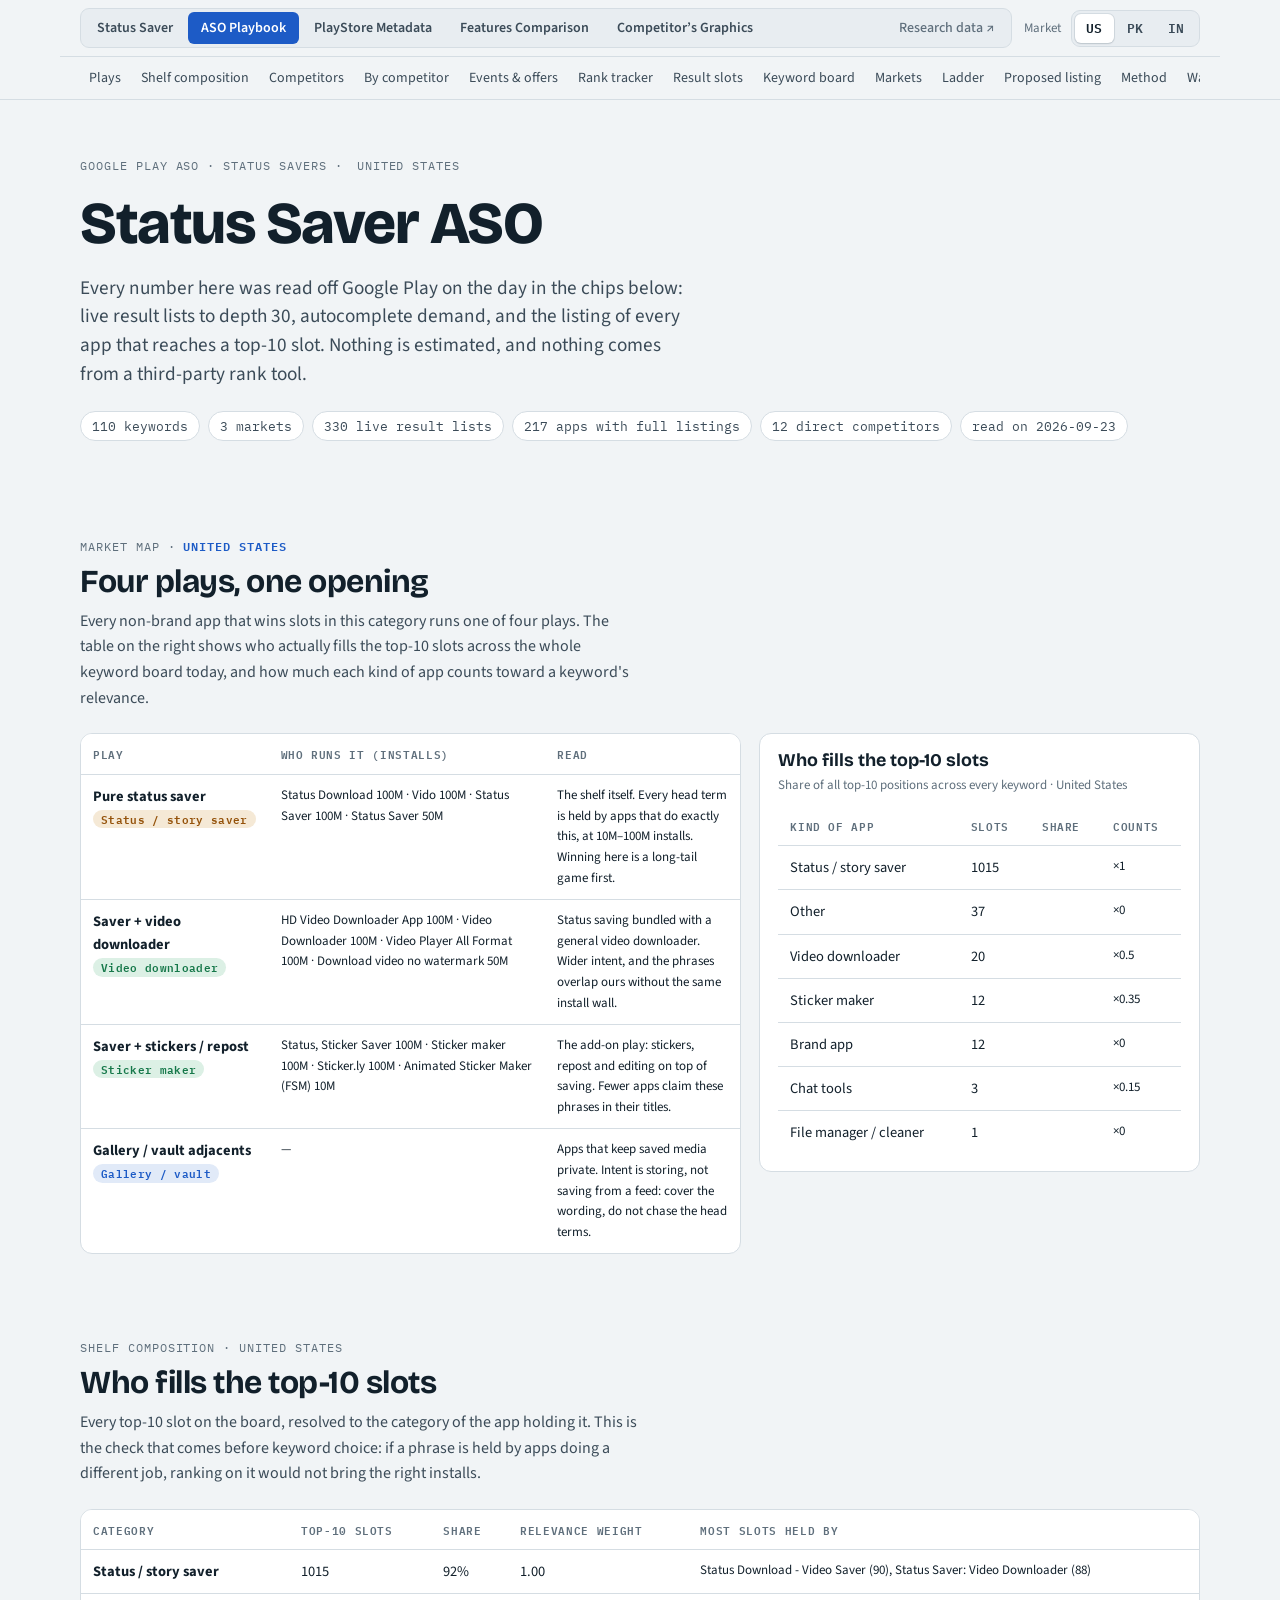
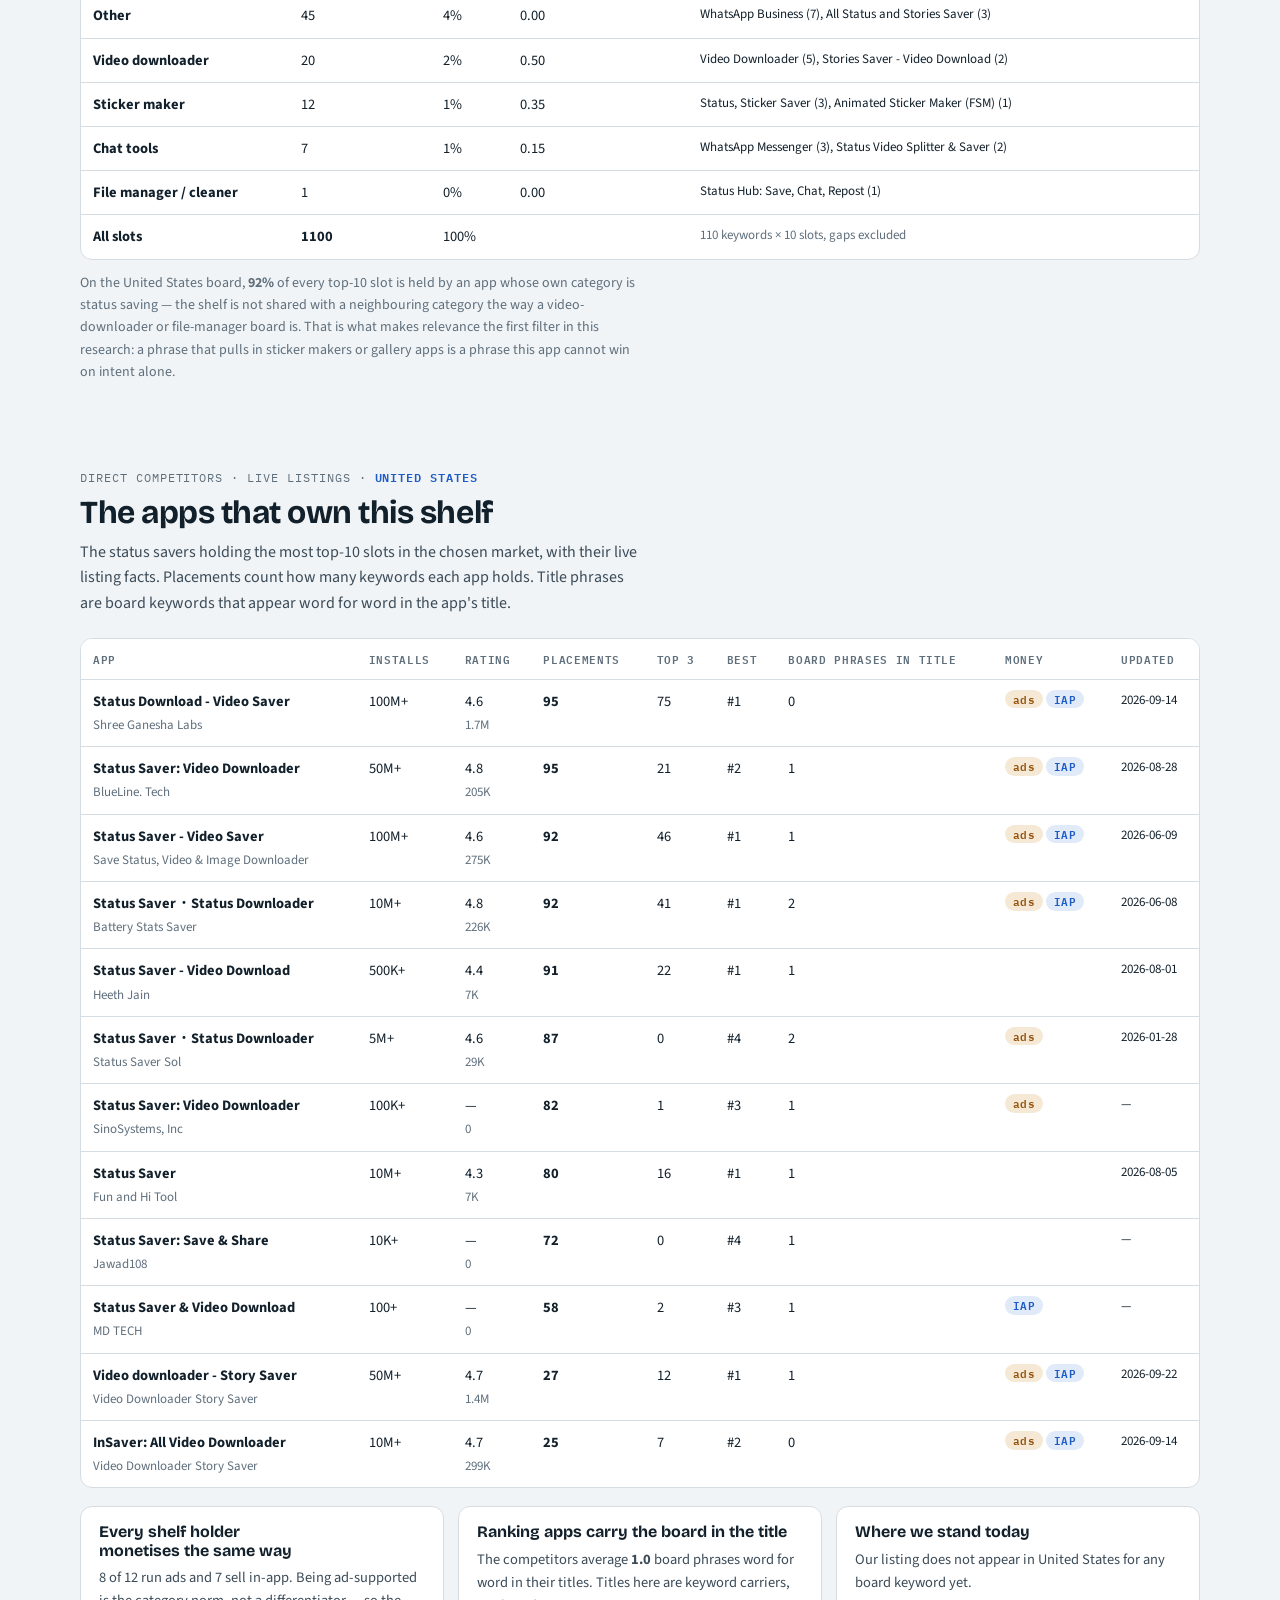
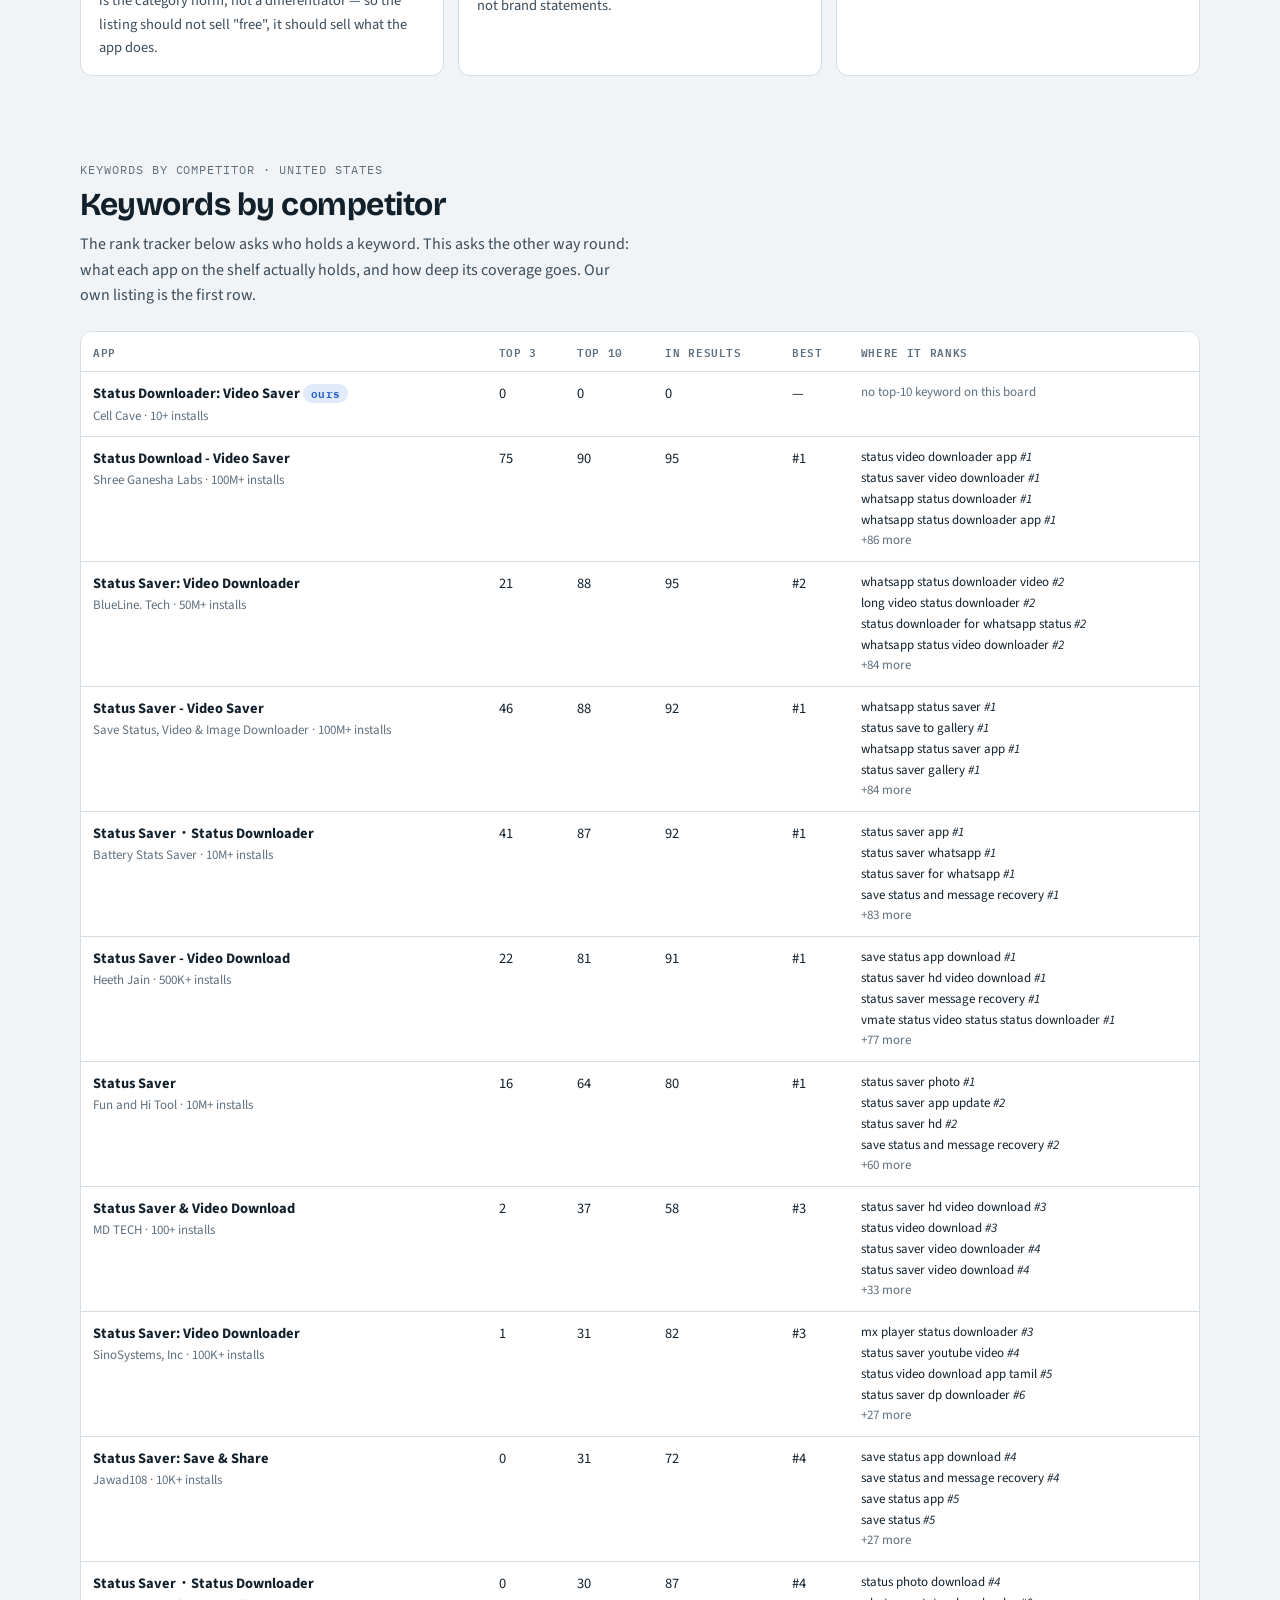
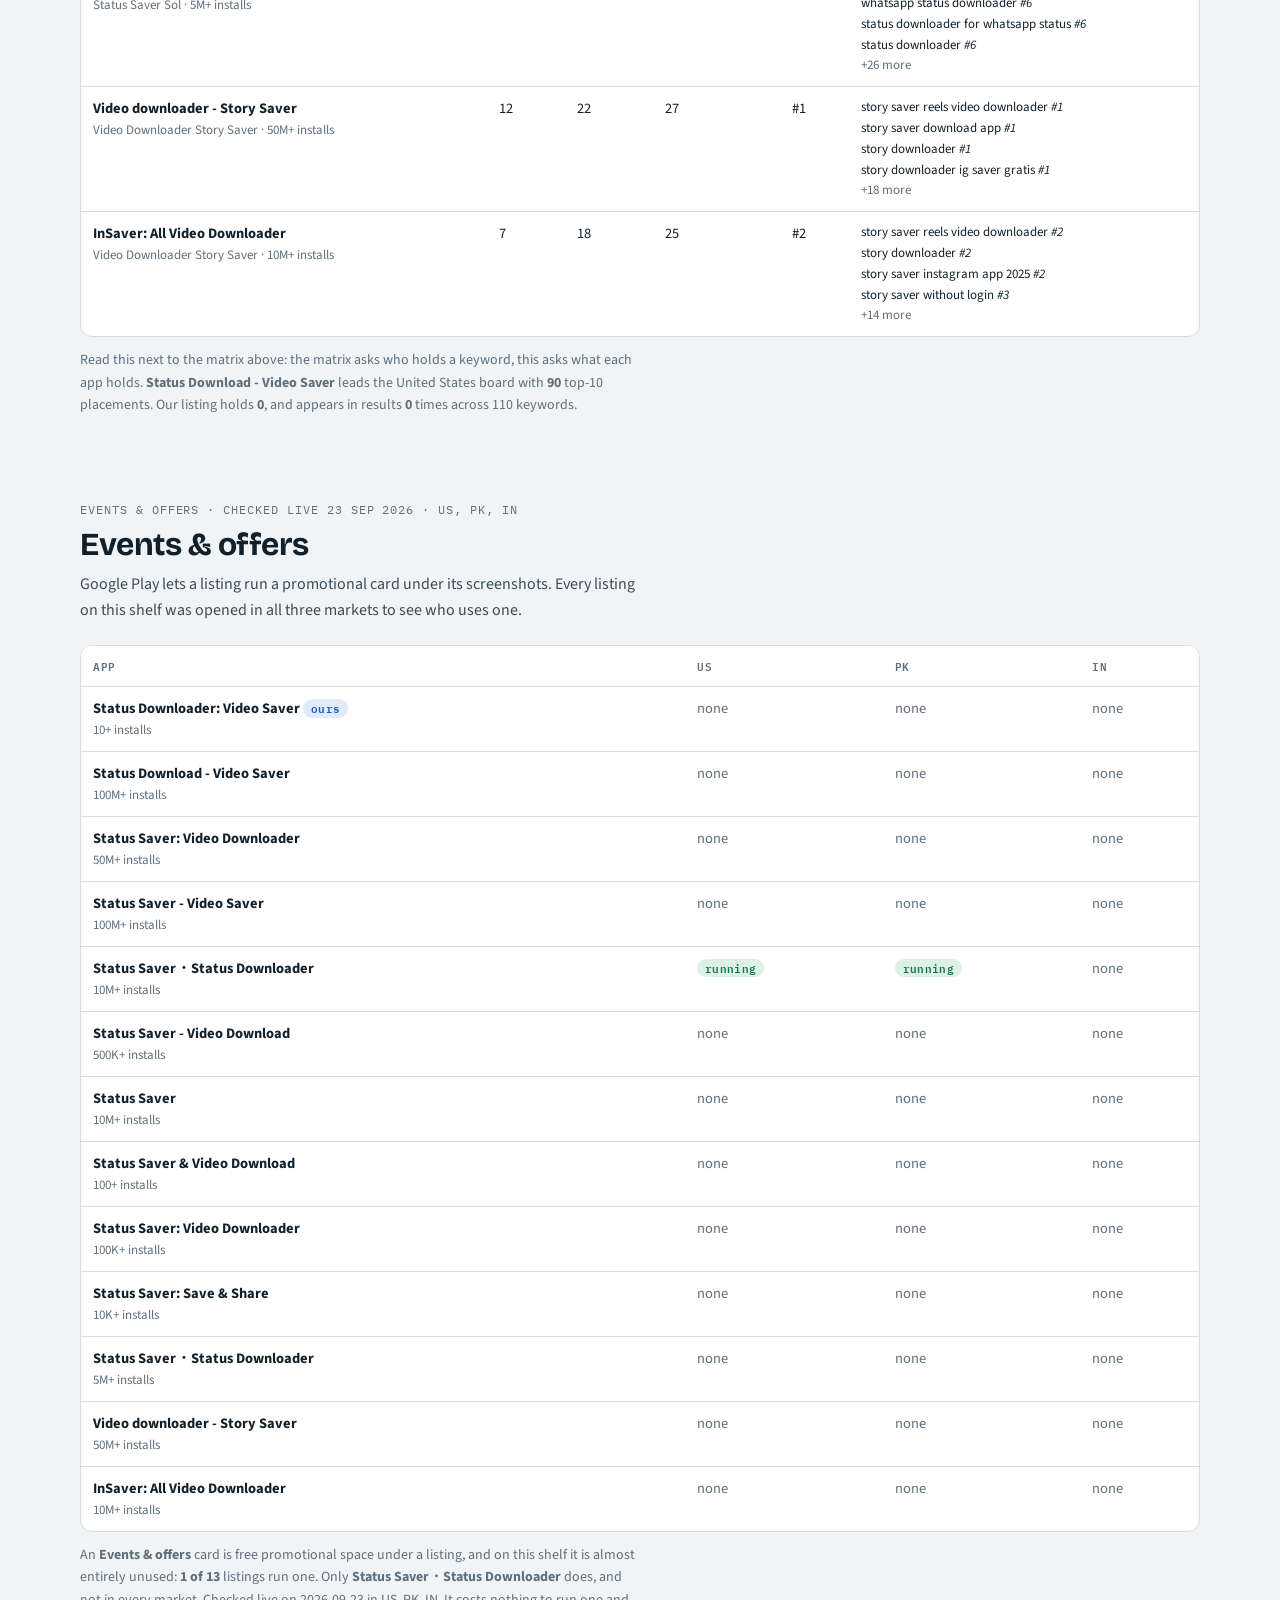
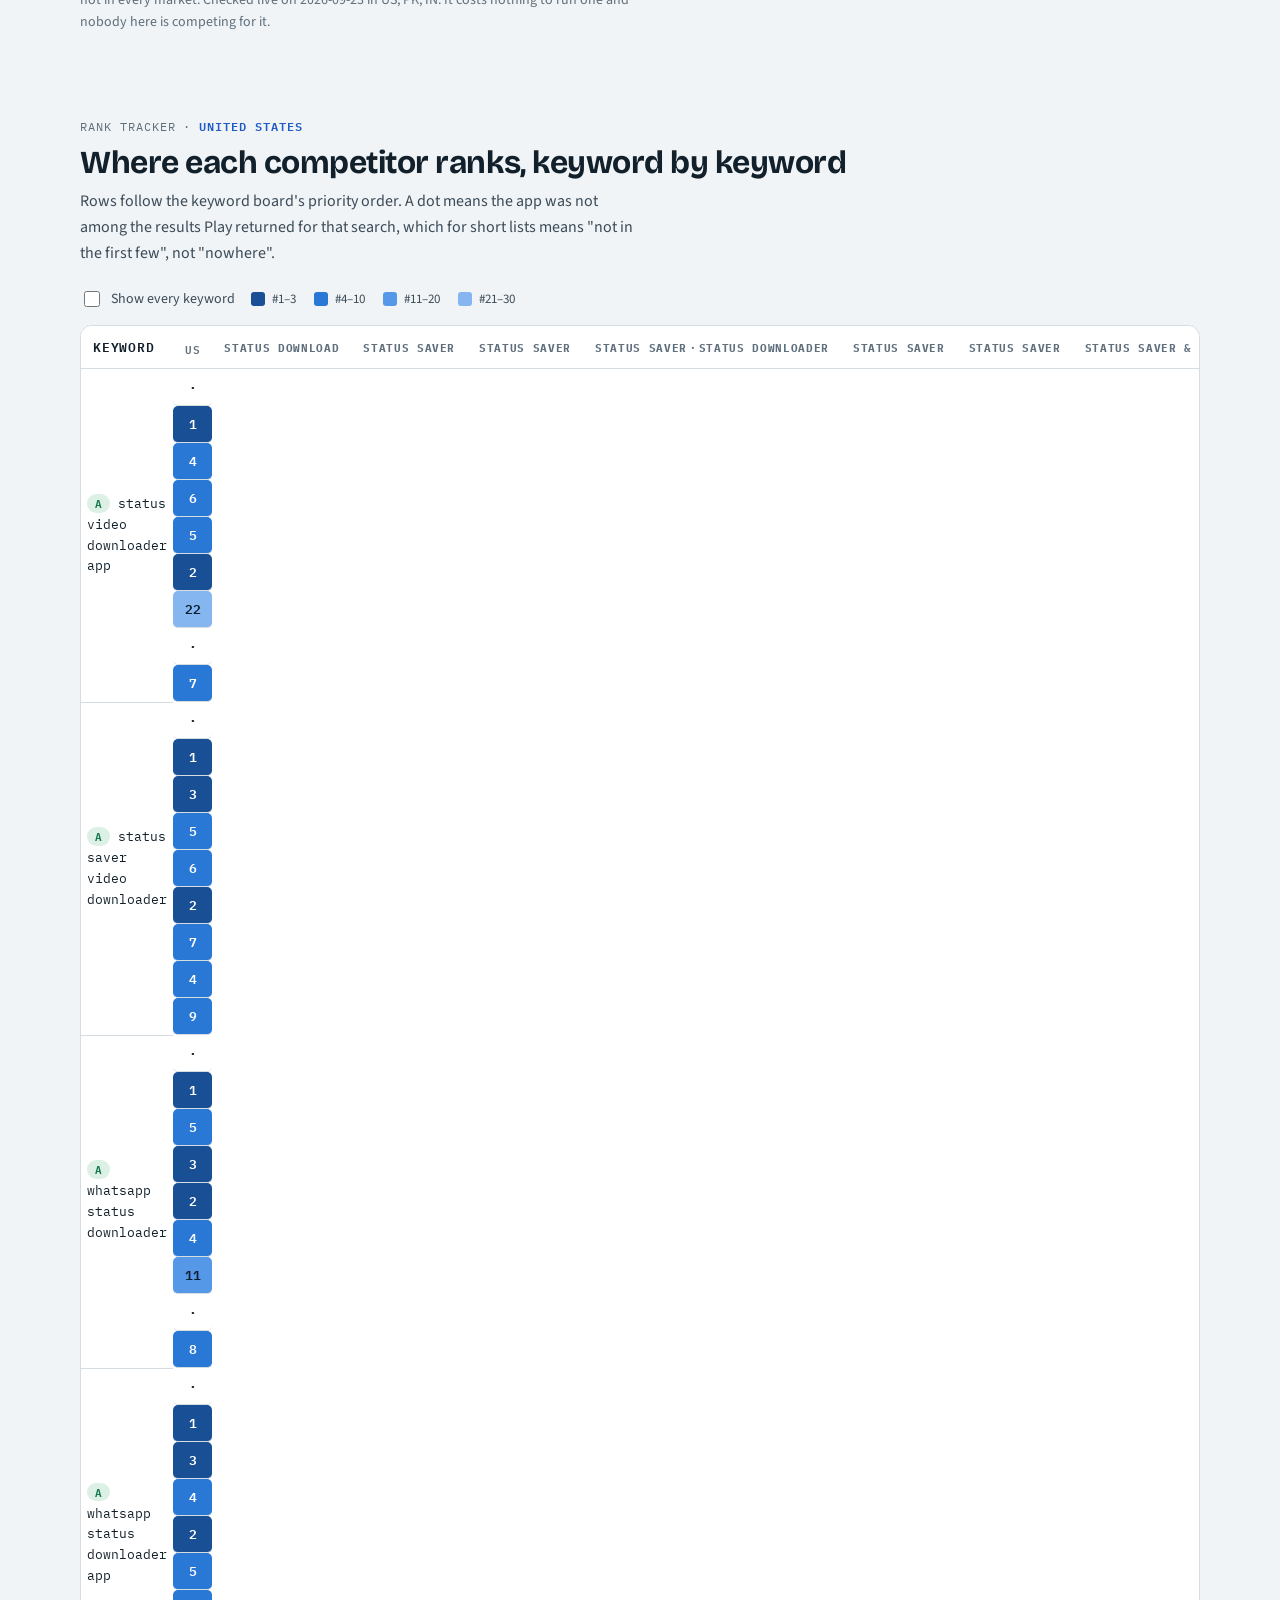
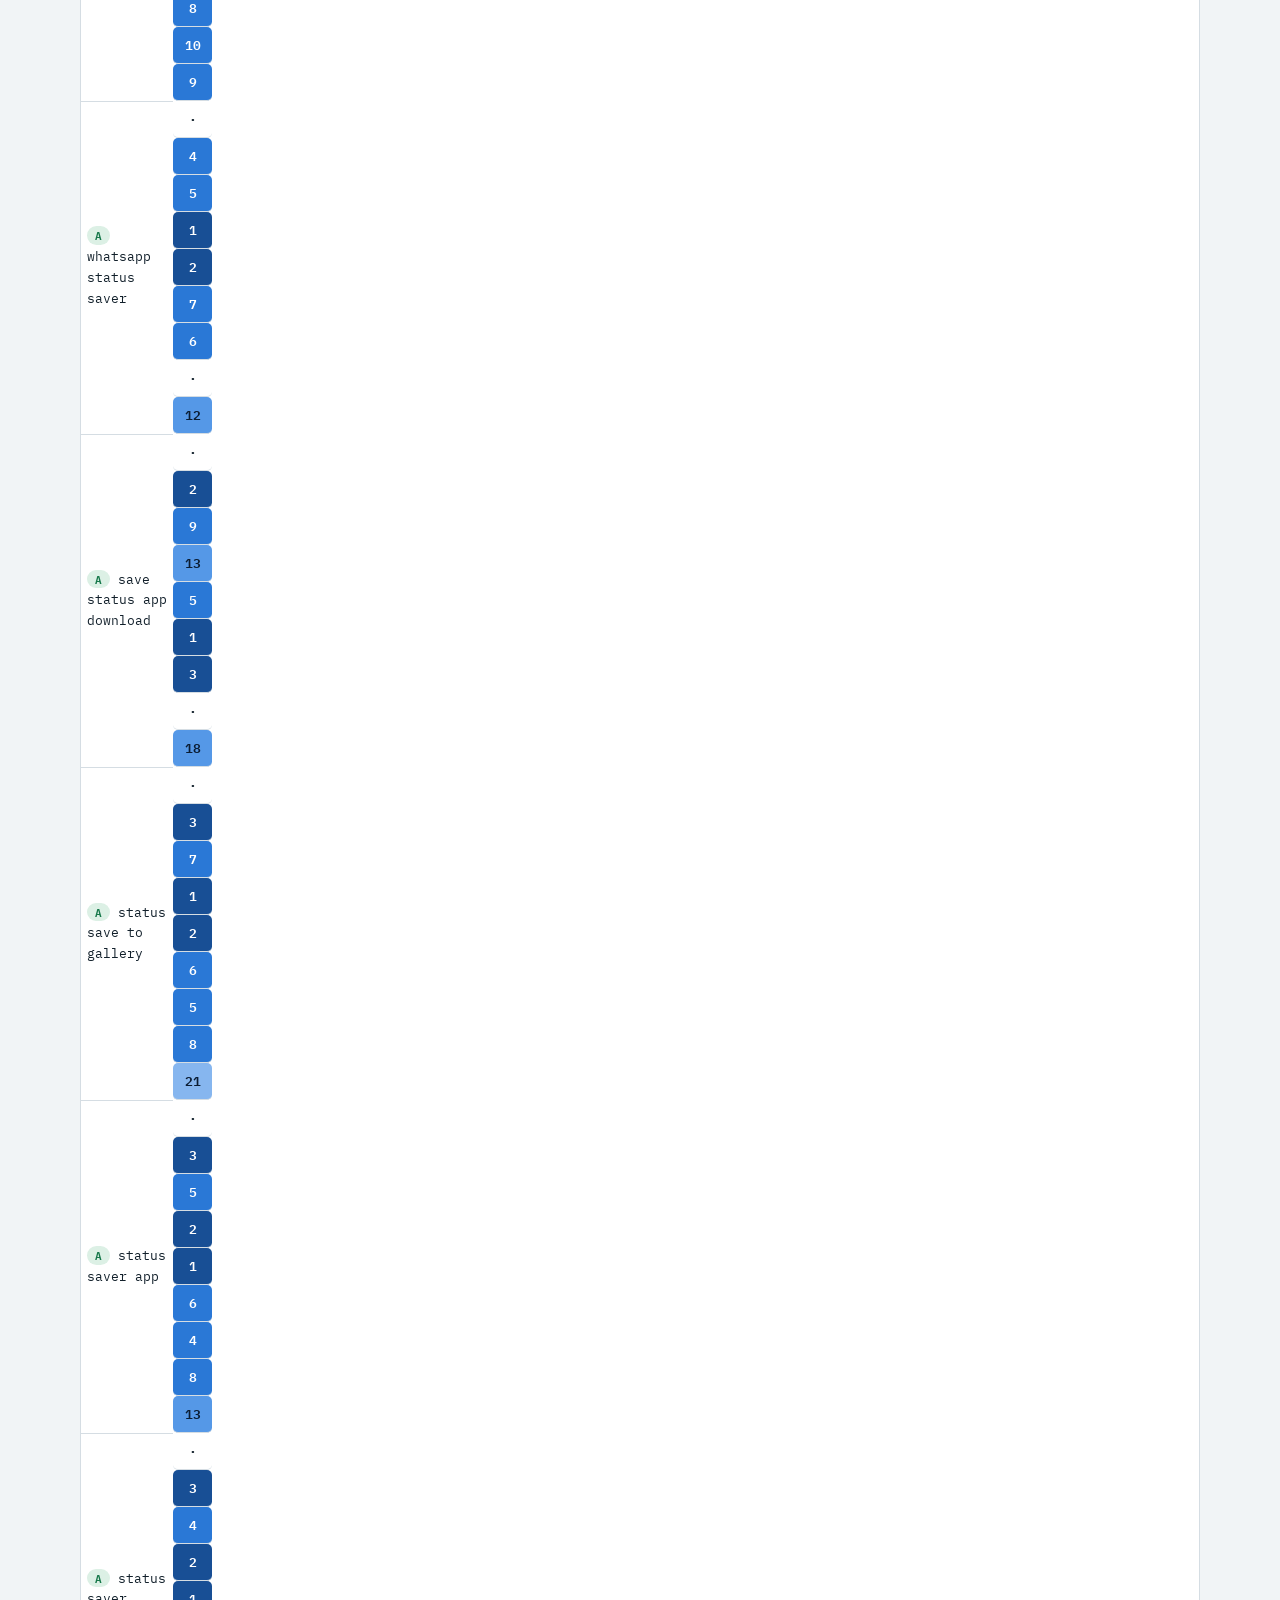
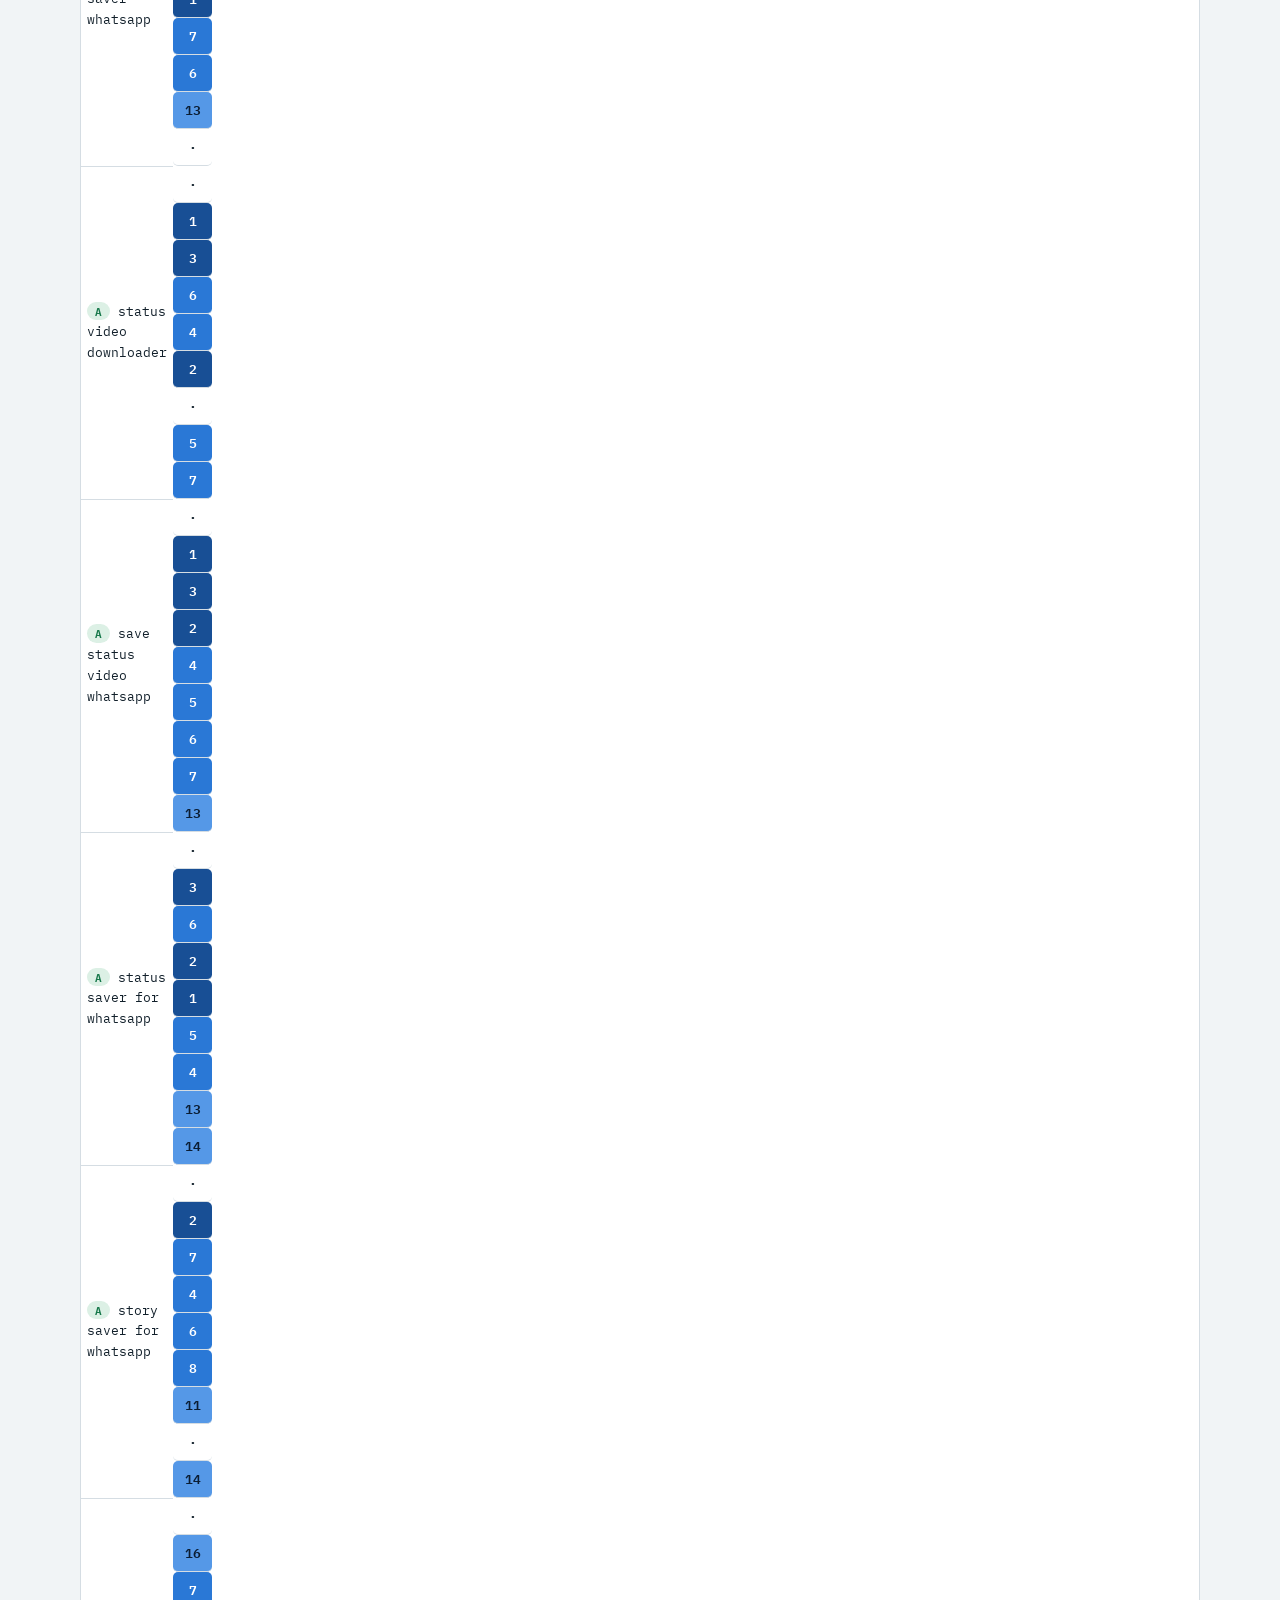
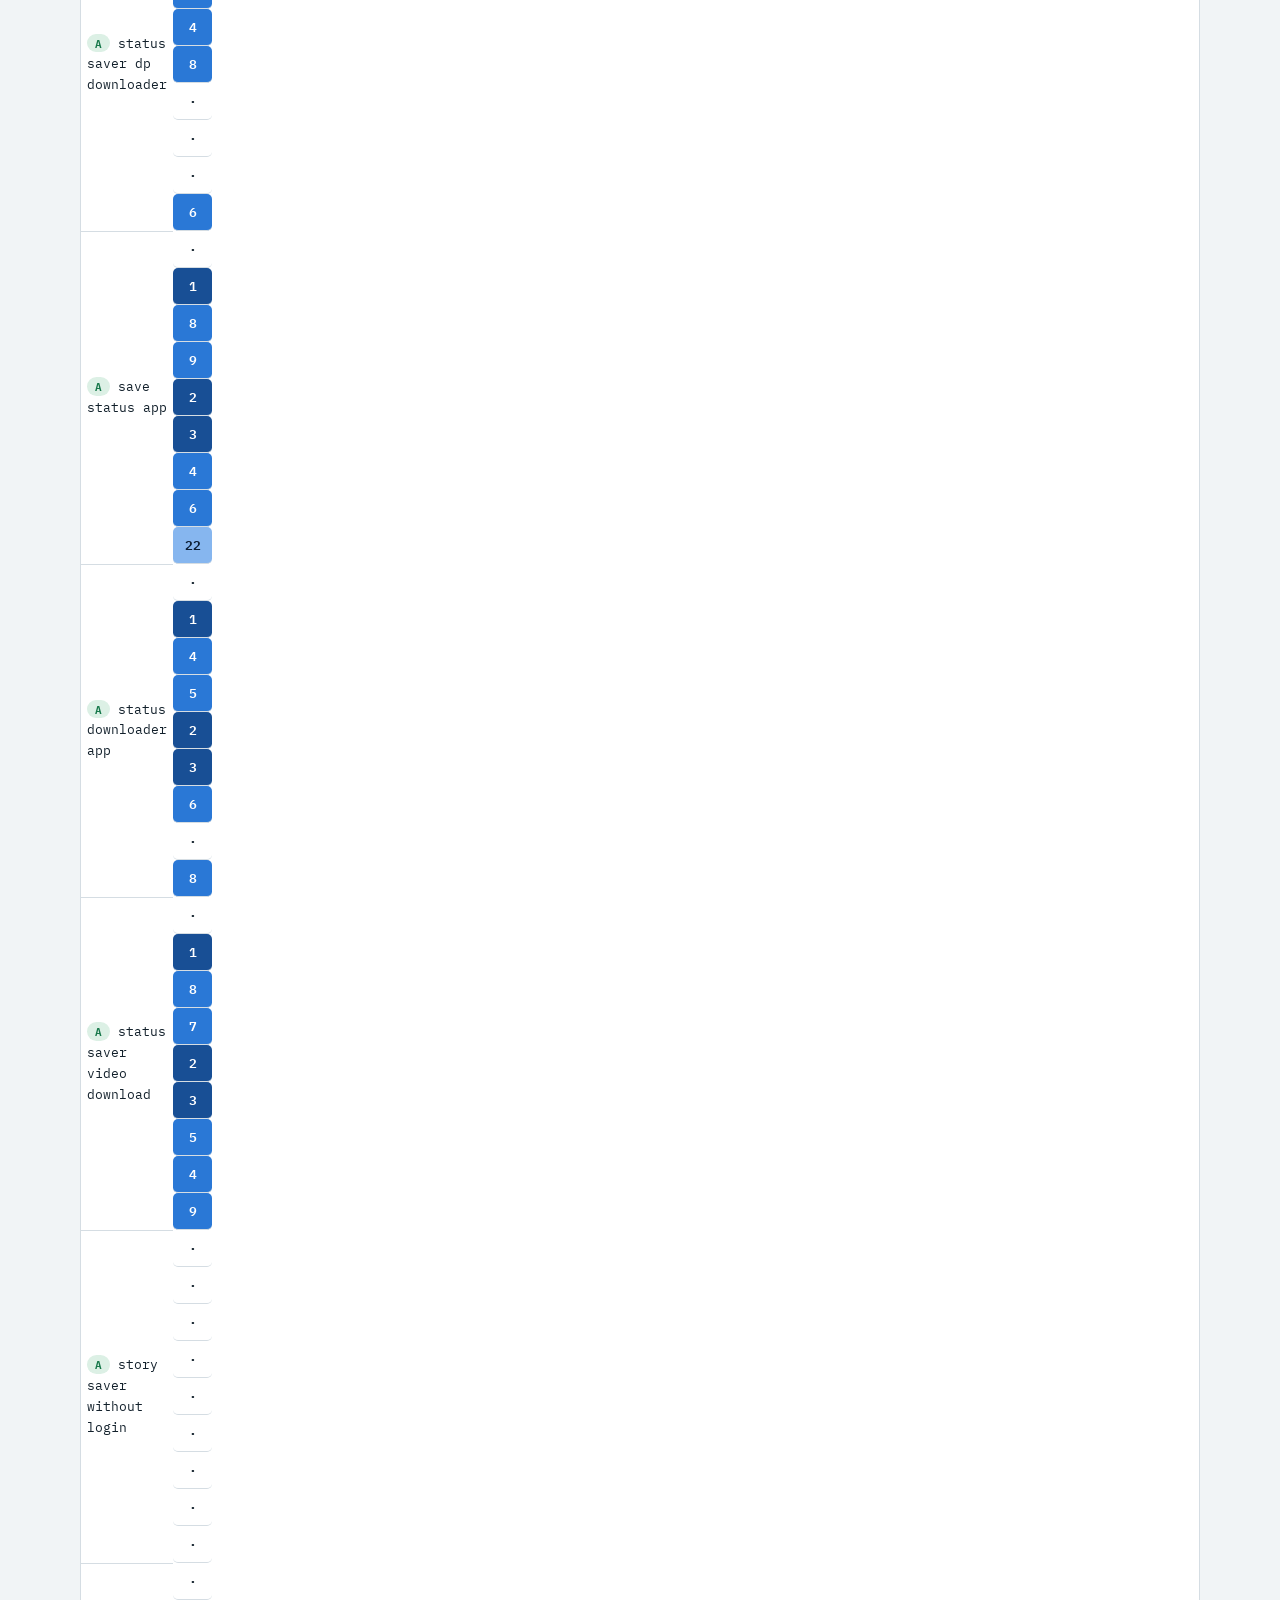
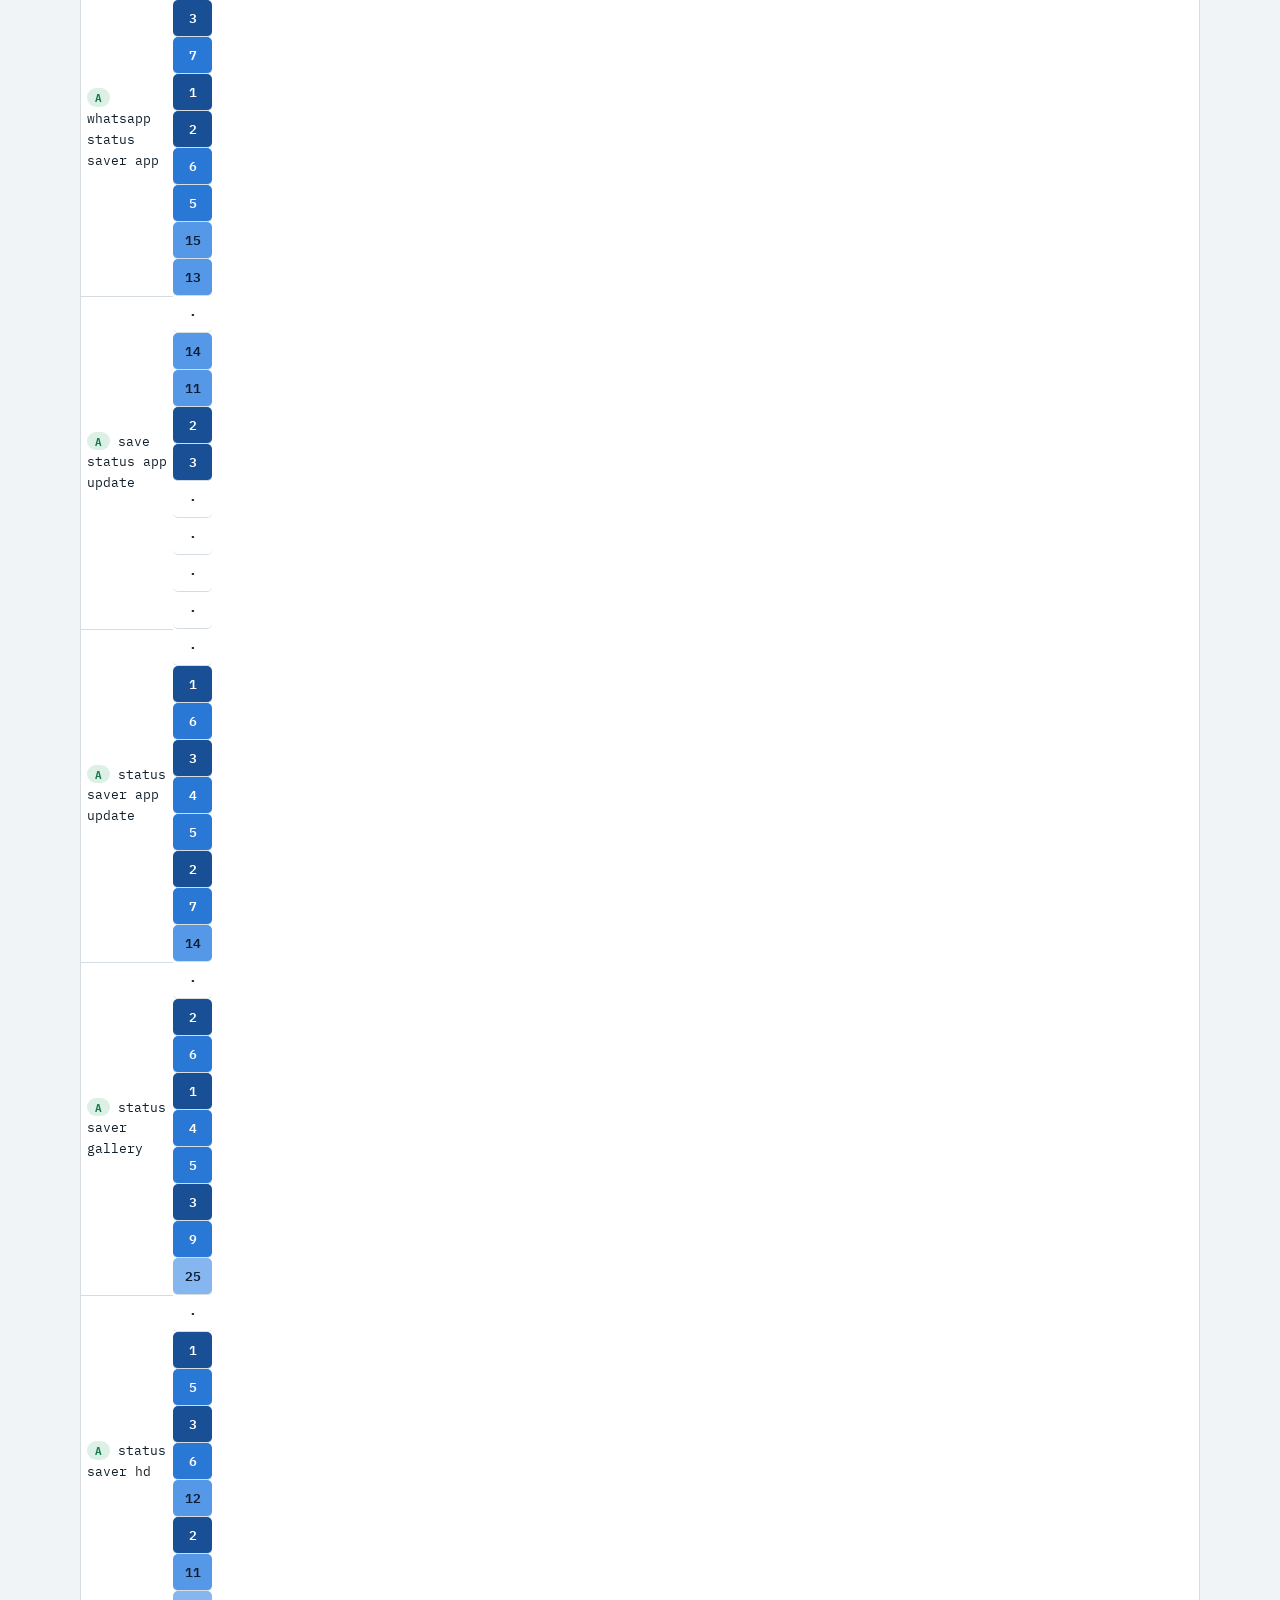
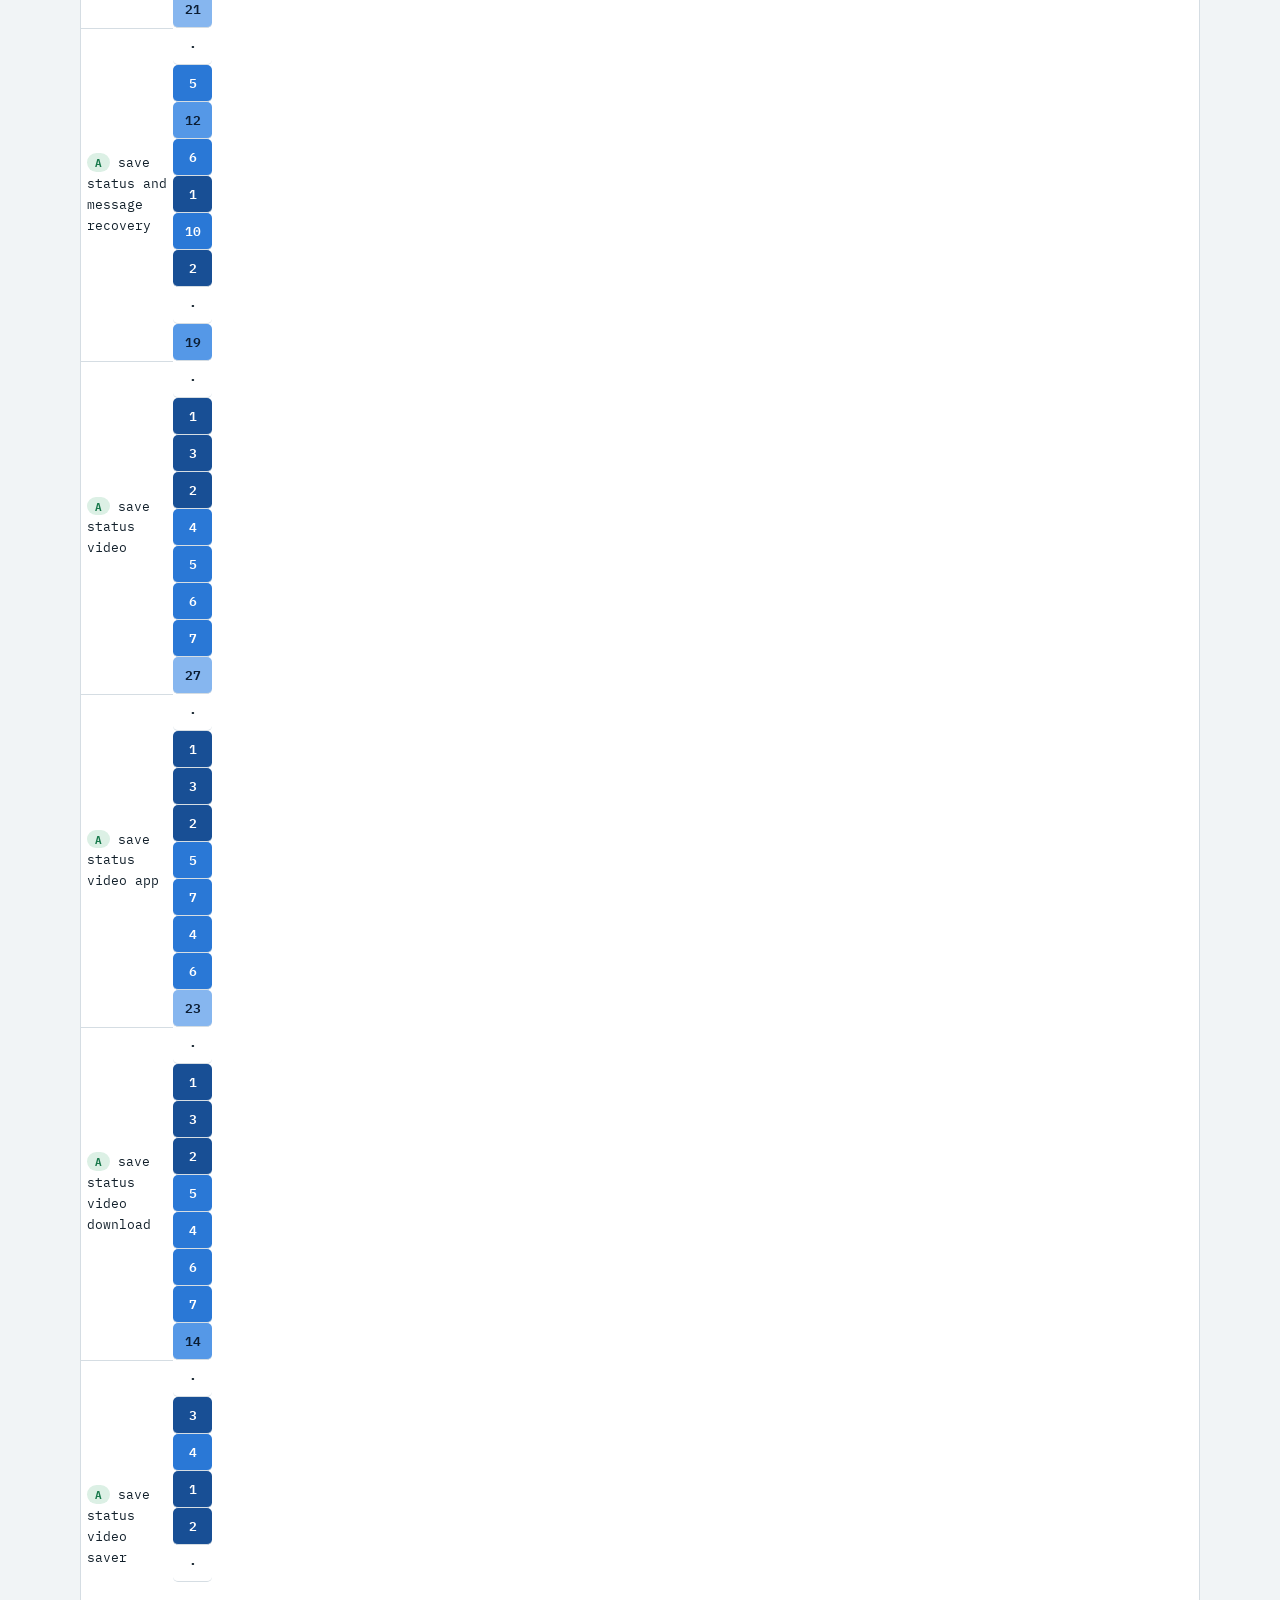
<file: tabs/02-aso-playbook/index.html>
<!doctype html>
<html lang="en">
<head>
<meta charset="utf-8">
<meta name="viewport" content="width=device-width,initial-scale=1">
<meta name="robots" content="noindex">
<title>ASO Playbook · Status Saver App</title>
<meta name="description" content="Google Play ASO research for the Status Saver app: the plays in this category, direct competitors, keyword ranks, result slots, the keyword board, the launch ladder and the proposed listing.">
<link rel="preconnect" href="https://fonts.googleapis.com">
<link rel="preconnect" href="https://fonts.gstatic.com" crossorigin>
<link rel="stylesheet" href="https://fonts.googleapis.com/css2?family=Bricolage+Grotesque:opsz,wght@12..96,500;12..96,700;12..96,800&family=IBM+Plex+Mono:wght@400;500;600&family=Source+Sans+3:ital,wght@0,400;0,600;0,700;1,400&display=swap">
<link rel="stylesheet" href="../../assets/site.css">
</head>
<body data-page="playbook">

<nav class="bar" aria-label="Tabs, sections and controls" id="bar">
  <div class="wrap bar-top">
    <div class="tabs" id="site-tabs" aria-label="Tabs"></div>
    <div class="mk" id="mk">
      <span class="mk-label" id="mk-label">Market</span>
      <div class="seg" role="group" aria-labelledby="mk-label" id="market-seg"></div>
    </div>
  </div>
  <div class="wrap bar-sections" aria-label="Sections">
    <div class="jump" id="jump-playbook">
      <a href="#plays">Plays</a><a href="#categories">Shelf composition</a><a href="#competitors">Competitors</a><a href="#comp-keywords">By competitor</a><a href="#events">Events &amp; offers</a><a href="#matrix">Rank tracker</a><a href="#serps">Result slots</a><a href="#keywords">Keyword board</a><a href="#markets">Markets</a><a href="#ladder">Ladder</a><a href="#listing">Proposed listing</a><a href="#practice">Method</a><a href="#risks">Watch-outs</a>
    </div>
  </div>
</nav>
<script src="../../assets/nav.js"></script>

<header class="masthead wrap">
  <p class="eyebrow">Google Play ASO · status savers · <span data-scope></span></p>
  <h1>Status Saver ASO</h1>
  <p class="lede">Every number here was read off Google Play on the day in the chips below: live result lists to depth 30, autocomplete demand, and the listing of every app that reaches a top-10 slot. Nothing is estimated, and nothing comes from a third-party rank tool.</p>
  <div class="chips" id="chips"></div>
</header>

<main class="wrap doc">

  <section id="plays">
    <div class="sec-head">
      <p class="kicker">Market map · <span class="scope" data-scope></span></p>
      <h2>Four plays, one opening</h2>
      <p class="sub">Every non-brand app that wins slots in this category runs one of four plays. The table on the right shows who actually fills the top-10 slots across the whole keyword board today, and how much each kind of app counts toward a keyword's relevance.</p>
    </div>
    <div class="two">
      <div class="tscroll"><table id="plays-table"></table></div>
      <div class="panel" style="padding:16px 18px">
        <h3 style="margin-bottom:4px">Who fills the top-10 slots</h3>
        <p class="small muted" style="margin-bottom:10px">Share of all top-10 positions across every keyword · <span data-scope></span></p>
        <table id="share"></table>
      </div>
    </div>
  </section>


  <section id="categories">
    <div class="sec-head">
      <p class="kicker">Shelf composition · <span data-scope></span></p>
      <h2>Who fills the top-10 slots</h2>
      <p class="sub">Every top-10 slot on the board, resolved to the category of the app holding it. This is the check that comes before keyword choice: if a phrase is held by apps doing a different job, ranking on it would not bring the right installs.</p>
    </div>
    <div class="tscroll"><table id="cat-table"></table></div>
    <div class="note" id="cat-read"></div>
  </section>
  <section id="competitors">
    <div class="sec-head">
      <p class="kicker">Direct competitors · live listings · <span class="scope" data-scope></span></p>
      <h2>The apps that own this shelf</h2>
      <p class="sub">The status savers holding the most top-10 slots in the chosen market, with their live listing facts. Placements count how many keywords each app holds. Title phrases are board keywords that appear word for word in the app's title.</p>
    </div>
    <div class="tscroll"><table id="comp-table"></table></div>
    <div class="insights" id="comp-insights"></div>
  </section>


  <section id="comp-keywords">
    <div class="sec-head">
      <p class="kicker">Keywords by competitor · <span data-scope></span></p>
      <h2>Keywords by competitor</h2>
      <p class="sub">The rank tracker below asks who holds a keyword. This asks the other way round: what each app on the shelf actually holds, and how deep its coverage goes. Our own listing is the first row.</p>
    </div>
    <div class="tscroll"><table id="compkw-table"></table></div>
    <div class="note" id="compkw-read"></div>
  </section>

  <section id="events">
    <div class="sec-head">
      <p class="kicker">Events &amp; offers · checked live 23 Sep 2026 · US, PK, IN</p>
      <h2>Events &amp; offers</h2>
      <p class="sub">Google Play lets a listing run a promotional card under its screenshots. Every listing on this shelf was opened in all three markets to see who uses one.</p>
    </div>
    <div class="tscroll"><table id="events-table"></table></div>
    <div class="note" id="events-read"></div>
  </section>
  <section id="matrix">
    <div class="sec-head">
      <p class="kicker">Rank tracker · <span class="scope" data-scope></span></p>
      <h2>Where each competitor ranks, keyword by keyword</h2>
      <p class="sub">Rows follow the keyword board's priority order. A dot means the app was not among the results Play returned for that search, which for short lists means "not in the first few", not "nowhere".</p>
    </div>
    <div class="controls">
      <label class="toggle"><input type="checkbox" id="matrix-all"> Show every keyword</label>
      <div class="legend" style="margin:0">
        <span><i class="sw" style="background:var(--rk1)"></i>#1–3</span><span><i class="sw" style="background:var(--rk2)"></i>#4–10</span><span><i class="sw" style="background:var(--rk3)"></i>#11–20</span><span><i class="sw" style="background:var(--rk4)"></i>#21–30</span>
      </div>
    </div>
    <div class="tscroll"><table class="matrix" id="matrix-table"></table></div>
  </section>

  <section id="serps">
    <div class="sec-head">
      <p class="kicker">Result slots · <span class="scope" data-scope></span></p>
      <h2>Every search, slot by slot</h2>
      <p class="sub">Each strip is one Play search: slots 1–10 on the left, 11–30 after the gap. Colour shows who holds the slot. Hover a slot to see the app.</p>
    </div>
    <div class="legend" id="strip-legend"></div>
    <div class="strips" id="strips"></div>
    <button class="linkbtn" id="strips-more" type="button"></button>
  </section>

  <section id="keywords">
    <div class="sec-head">
      <p class="kicker">Keyword board · <span class="scope" data-scope></span></p>
      <h2>Keyword opportunity board, relevance first</h2>
      <p class="sub">Every keyword in the universe, scored. <strong>Relevance</strong> is how close the phrase is to what this app does. <strong>Demand</strong> is how often Play's own autocomplete offers the phrase and how high. <strong>Competition</strong> is the installs behind the top ten. <strong>Priority</strong> puts relevance first: a phrase nobody searches for is worthless, but so is a phrase this app cannot honestly answer.</p>
    </div>
    <div class="controls">
      <input type="search" id="kw-search" class="search" placeholder="Filter keywords…" aria-label="Filter keywords">
      <div class="chipset" id="tier-filter"></div>
    </div>
    <div class="tscroll"><table id="board"></table></div>
  </section>


  <section id="markets">
    <div class="sec-head">
      <p class="kicker">Markets · the same 110 phrases in each</p>
      <h2>How the category differs by market</h2>
      <p class="sub">The same keyword list was scraped in all three markets, so what changes between these rows is the shelf, not the sample: who defends it, how expensive the top ten is, and how much of the demand is locked behind a platform name.</p>
    </div>
    <div class="tscroll"><table id="markets-table"></table></div>
    <div class="note" id="markets-read"></div>
  </section>
  <section id="ladder">
    <div class="sec-head">
      <p class="kicker">Launch plan · <span class="scope" data-scope></span></p>
      <h2>Launch keyword ladder</h2>
      <p class="sub">What to win first, and what to leave until the install base can carry it. Each rung lists the phrases, why they are winnable now, and what has to be true before the next rung is worth attacking.</p>
    </div>
    <div class="ladder" id="ladder-list"></div>
  </section>

  <section id="listing">
    <div class="sec-head">
      <p class="kicker">Proposed ASO package</p>
      <h2>The listing this research argues for</h2>
      <p class="sub">Title, short description and the full description outline, built only from phrases on the board, and written so every claim matches what the app actually does. The finished copy, field by field with character counts, is on the <a href="../03-playstore-metadata/">PlayStore Metadata</a> tab.</p>
    </div>
    <div id="listing-pack"></div>
  </section>

  <section id="practice">
    <div class="sec-head">
      <p class="kicker">Method</p>
      <h2>Measured, not estimated</h2>
      <p class="sub">What was collected, how, and what each number does and does not mean.</p>
    </div>
    <div class="checks" id="method"></div>
  </section>

  <section id="risks">
    <div class="sec-head">
      <p class="kicker">Watch-outs</p>
      <h2>What can cost this listing its ranking, or the app its place on Play</h2>
    </div>
    <div class="risks" id="risk-list"></div>
  </section>

</main>

<footer class="wrap foot" id="foot"></footer>
<div id="tip" class="tt" role="status" aria-live="polite"></div>

<script src="../../assets/data.js"></script>
<script src="../../assets/app.js"></script>
</body>
</html>
</file>
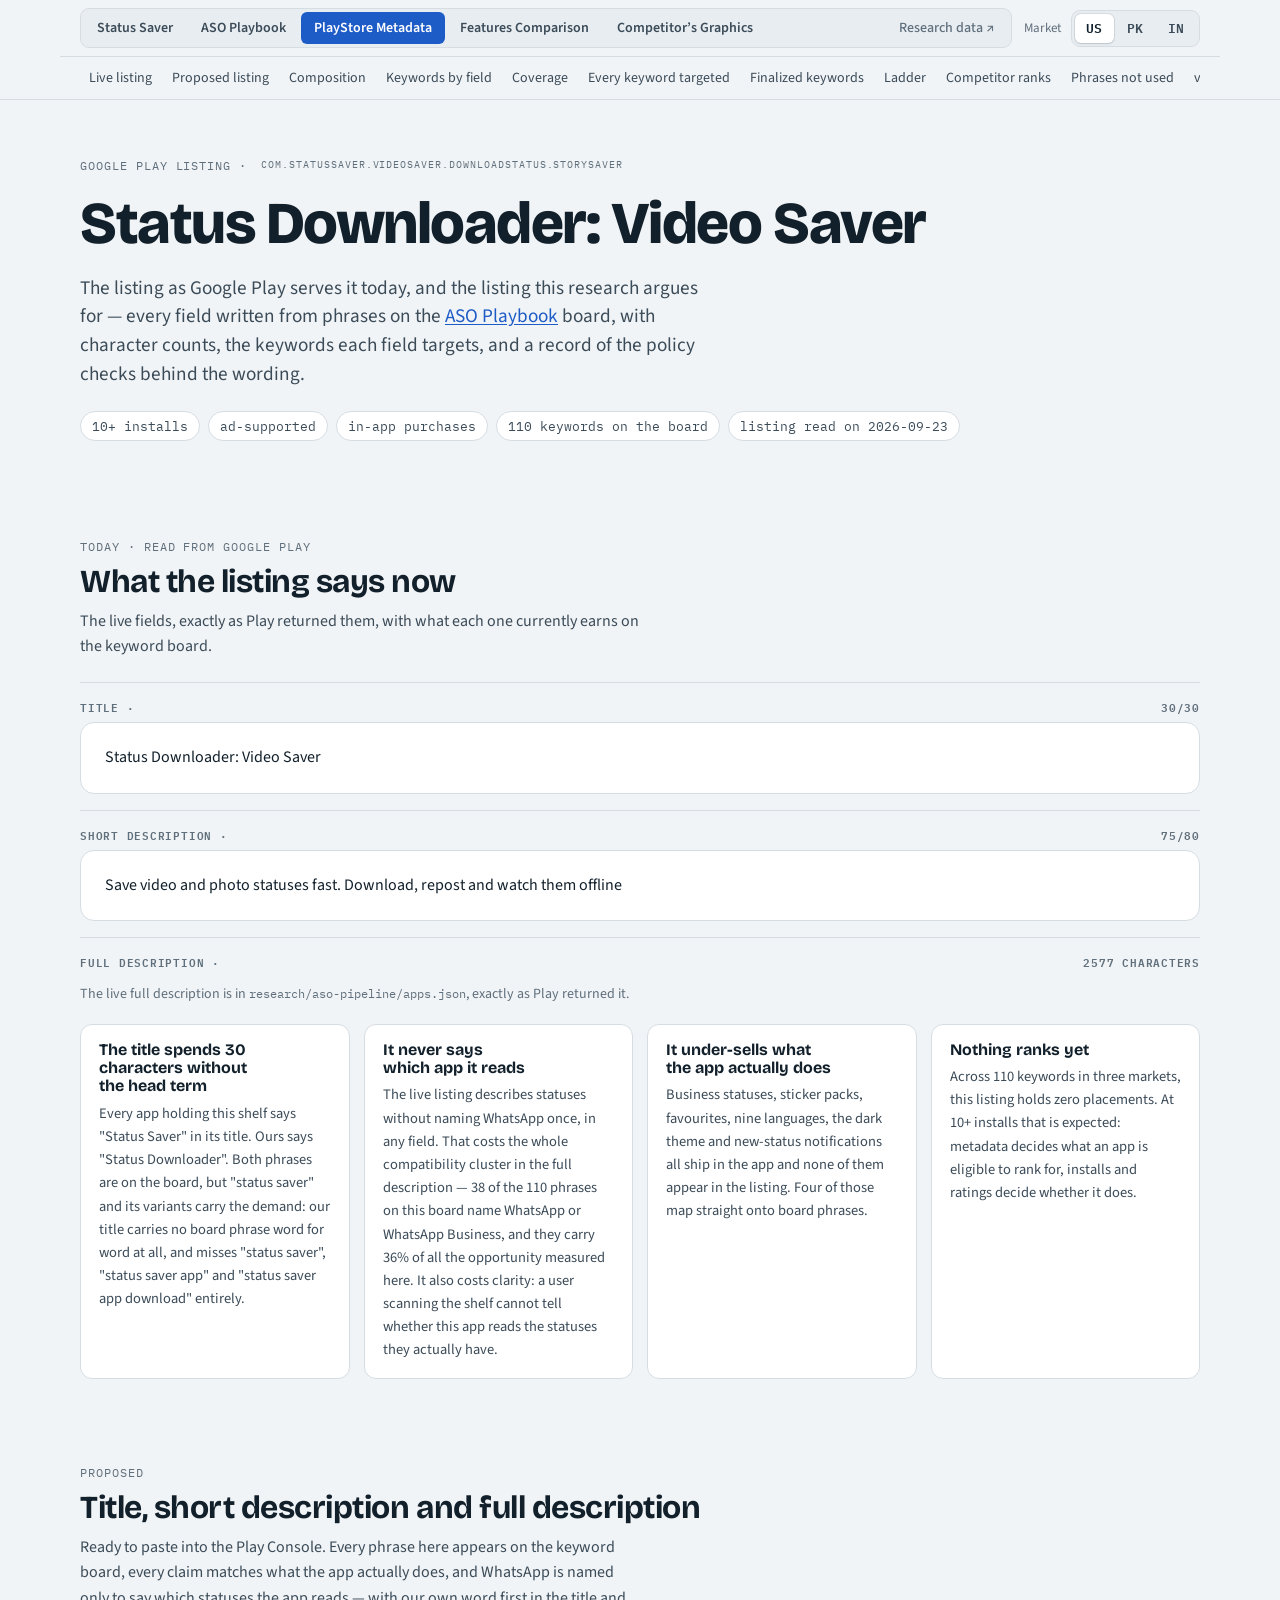
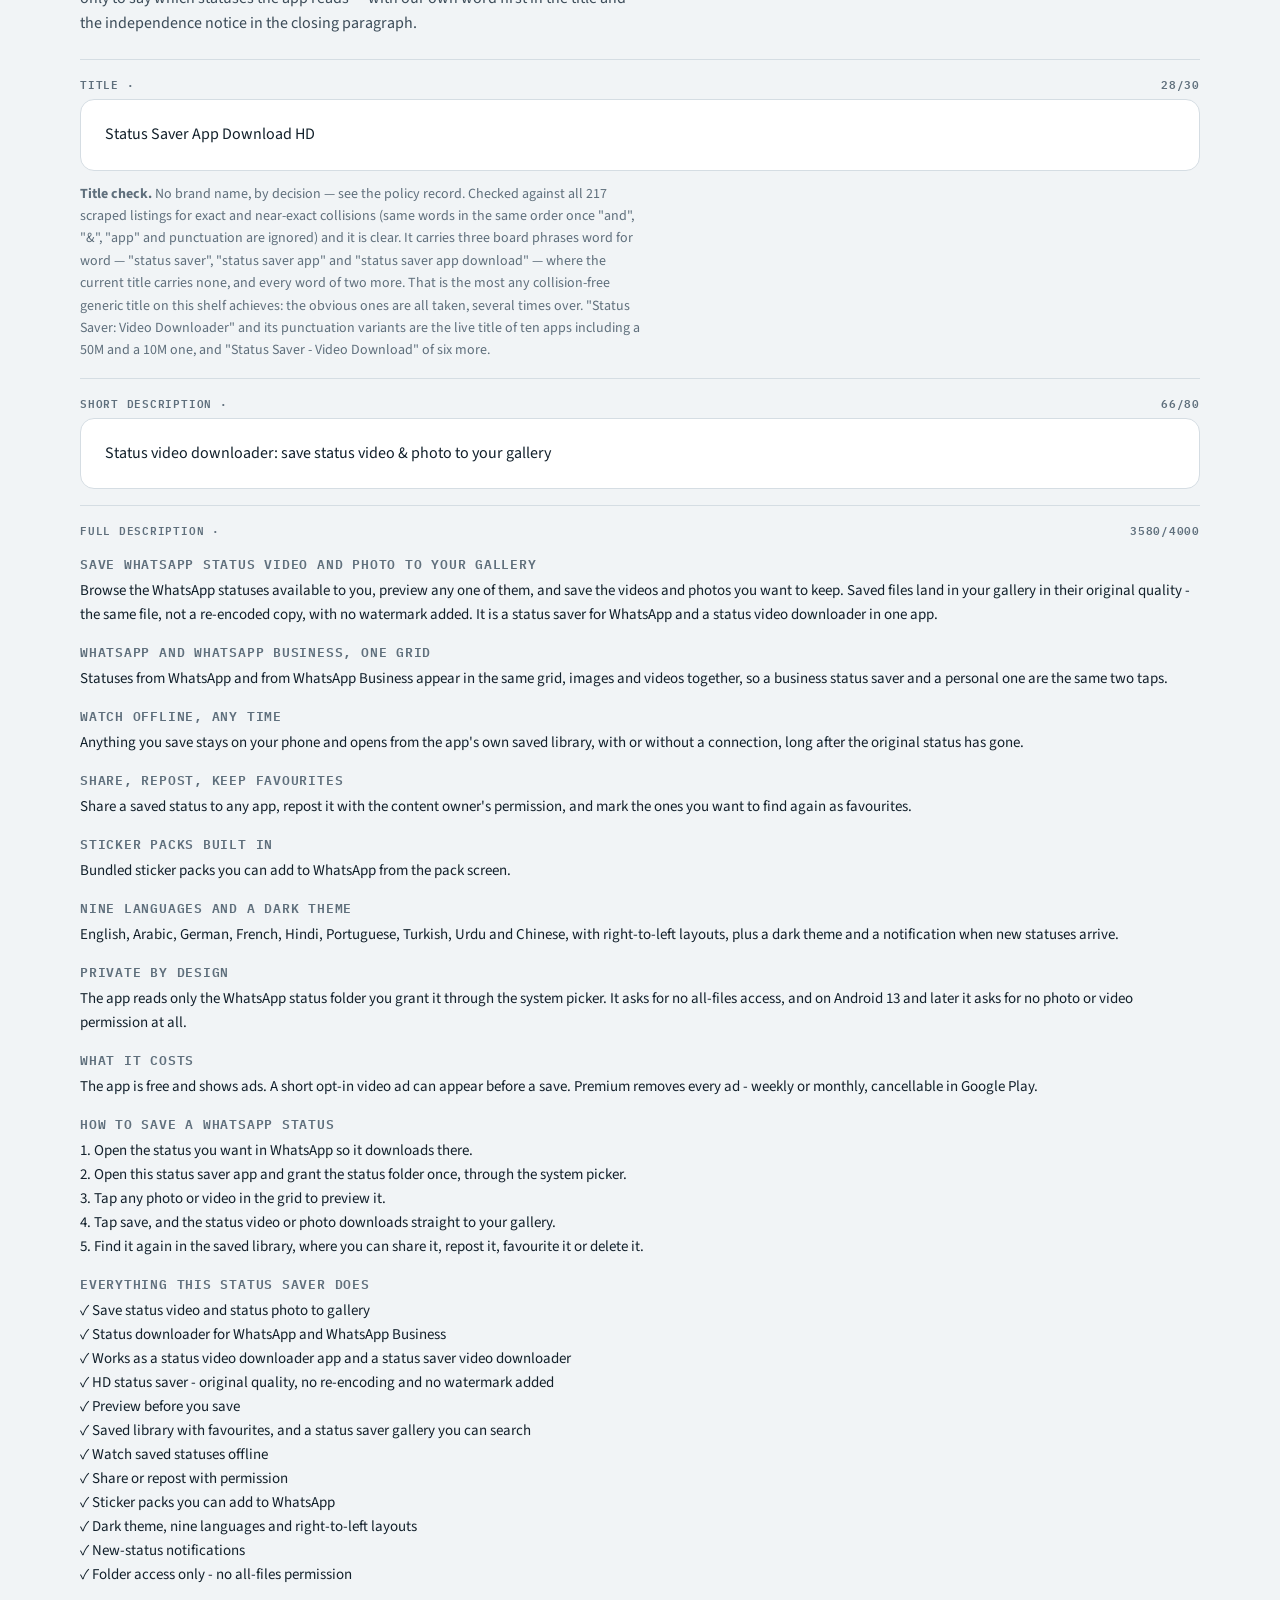
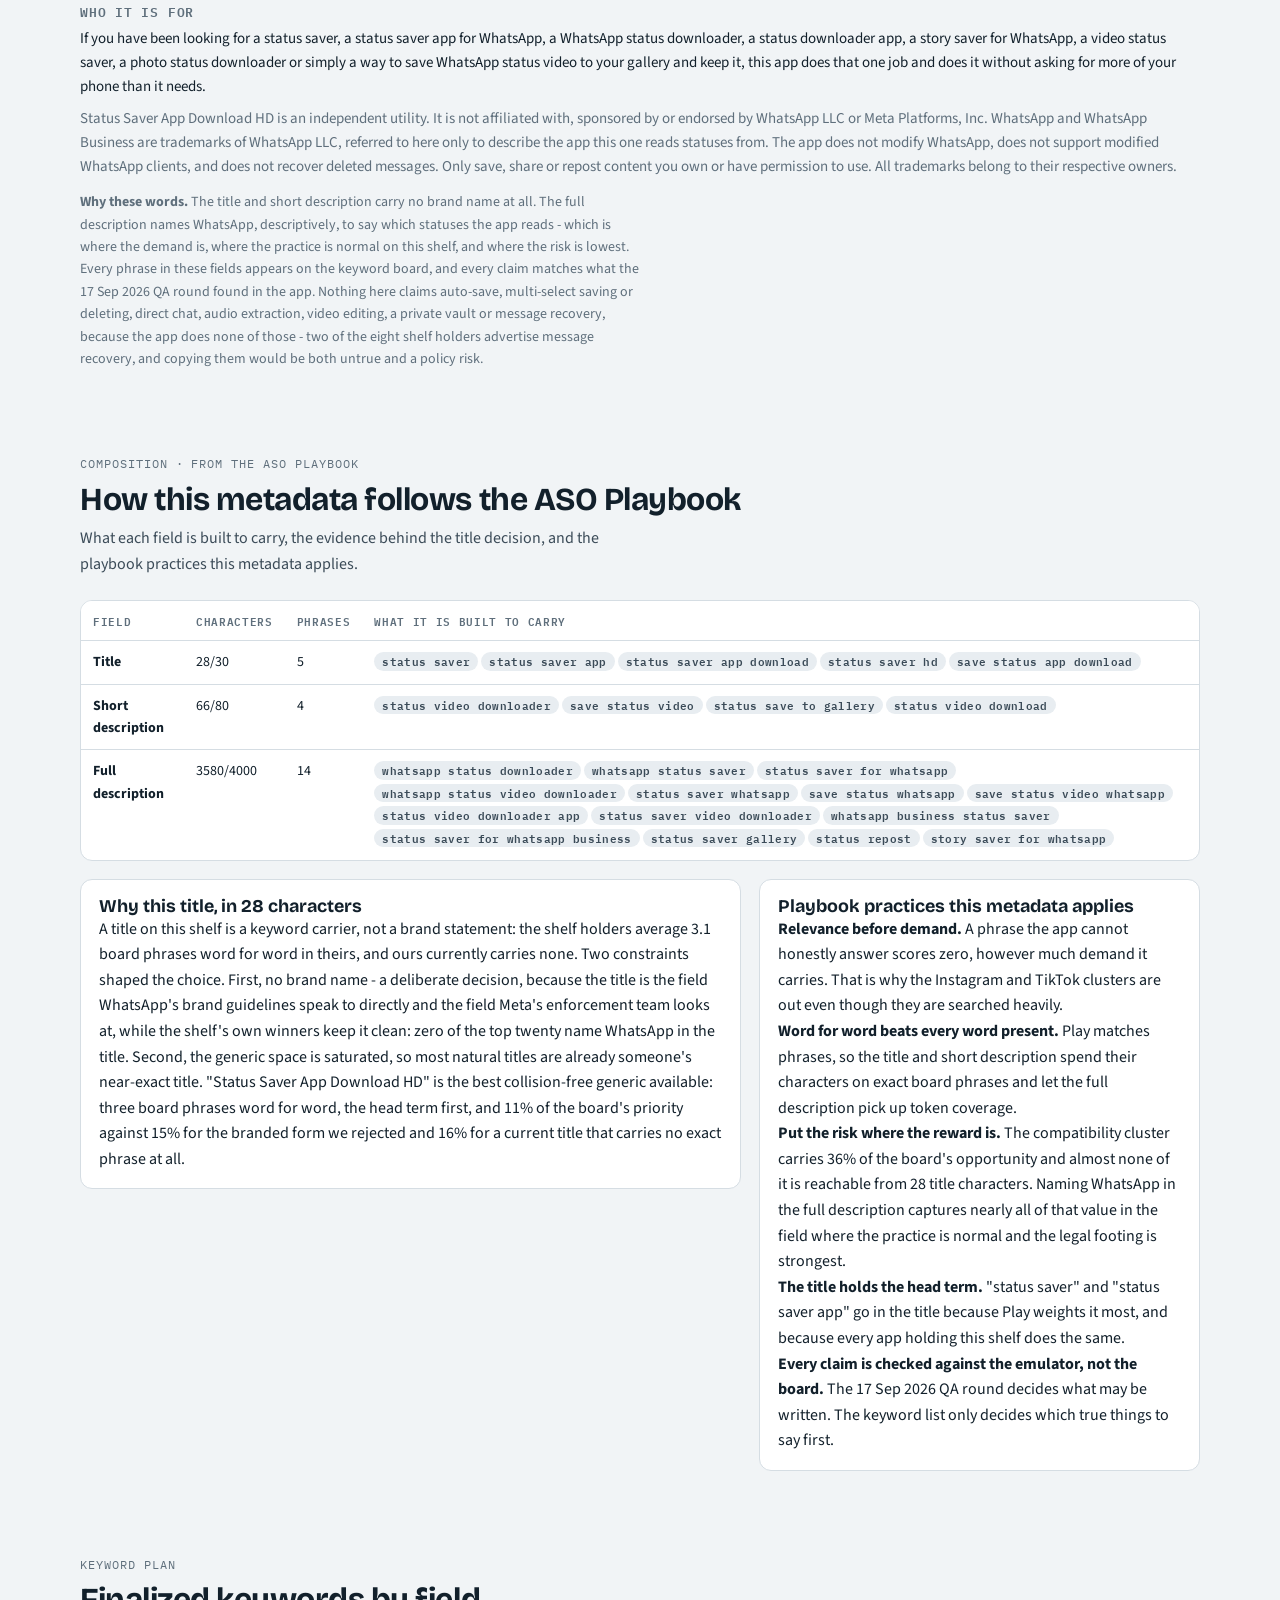
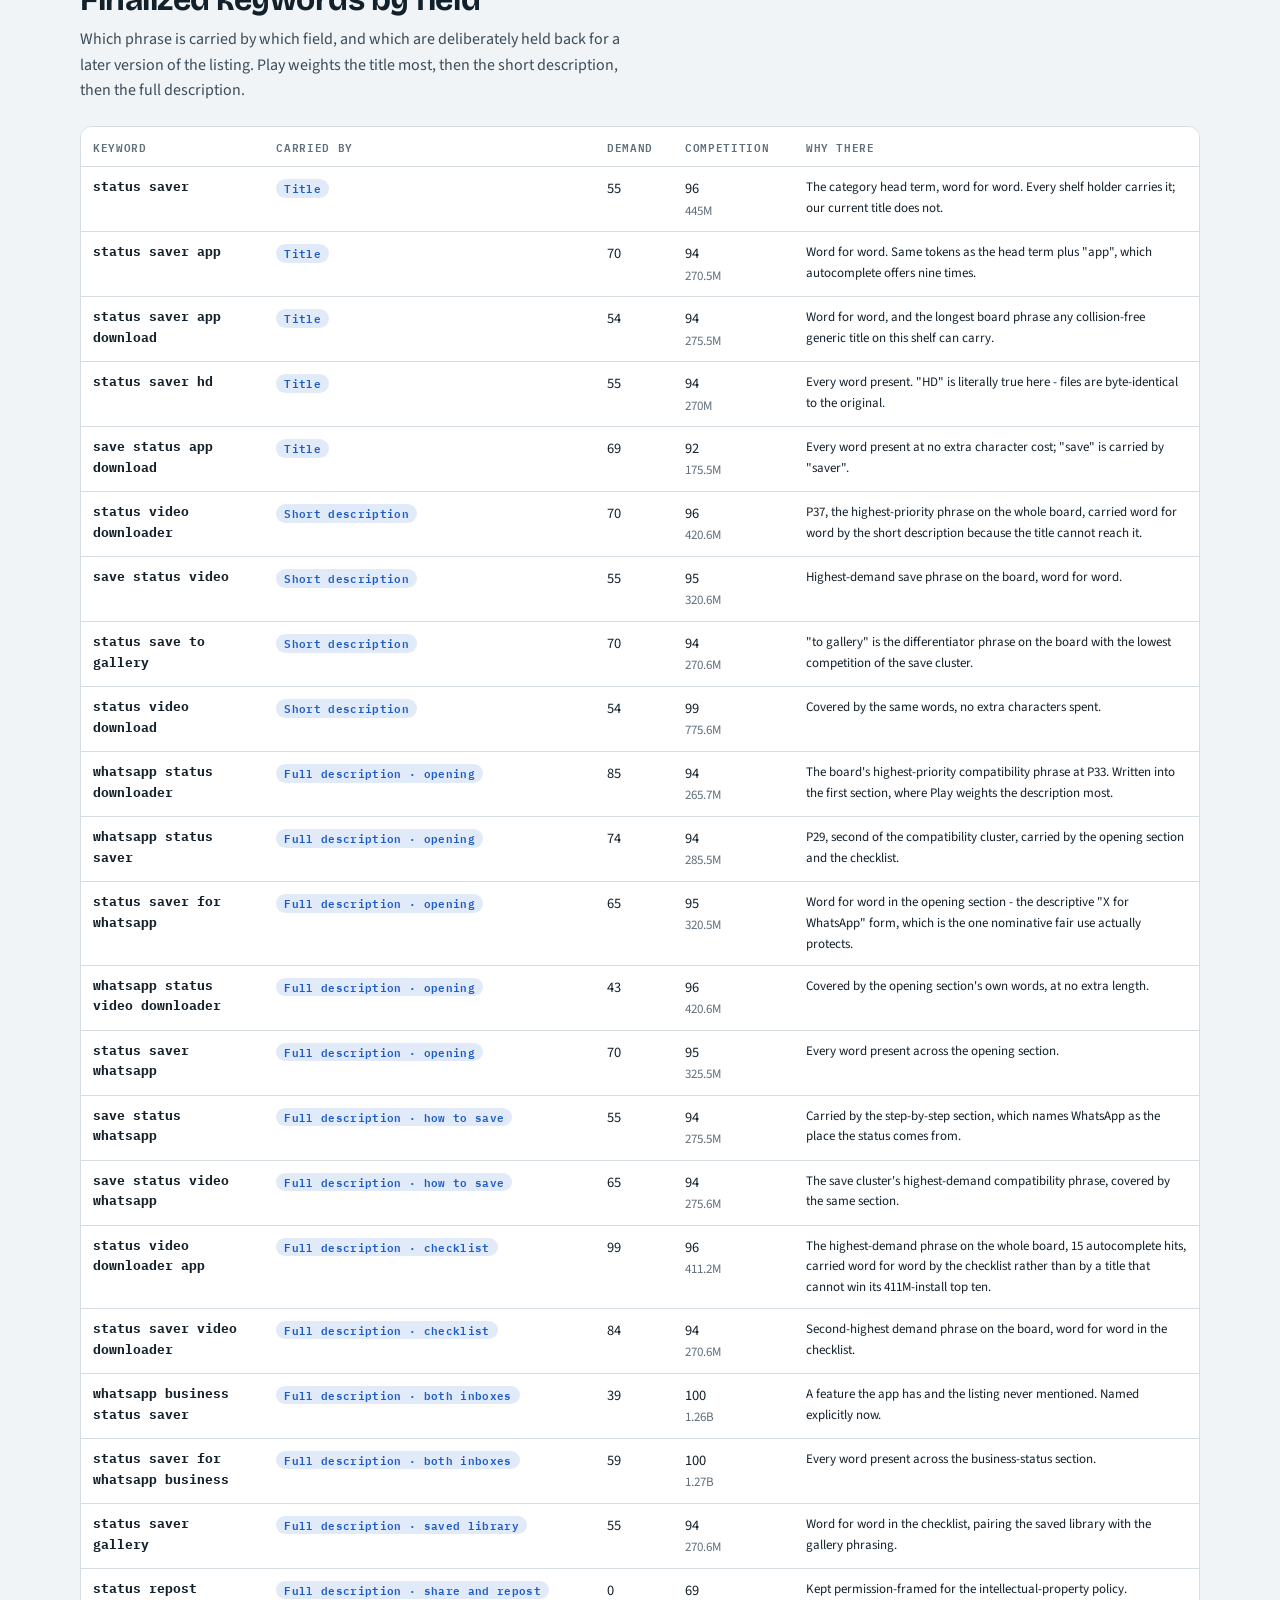
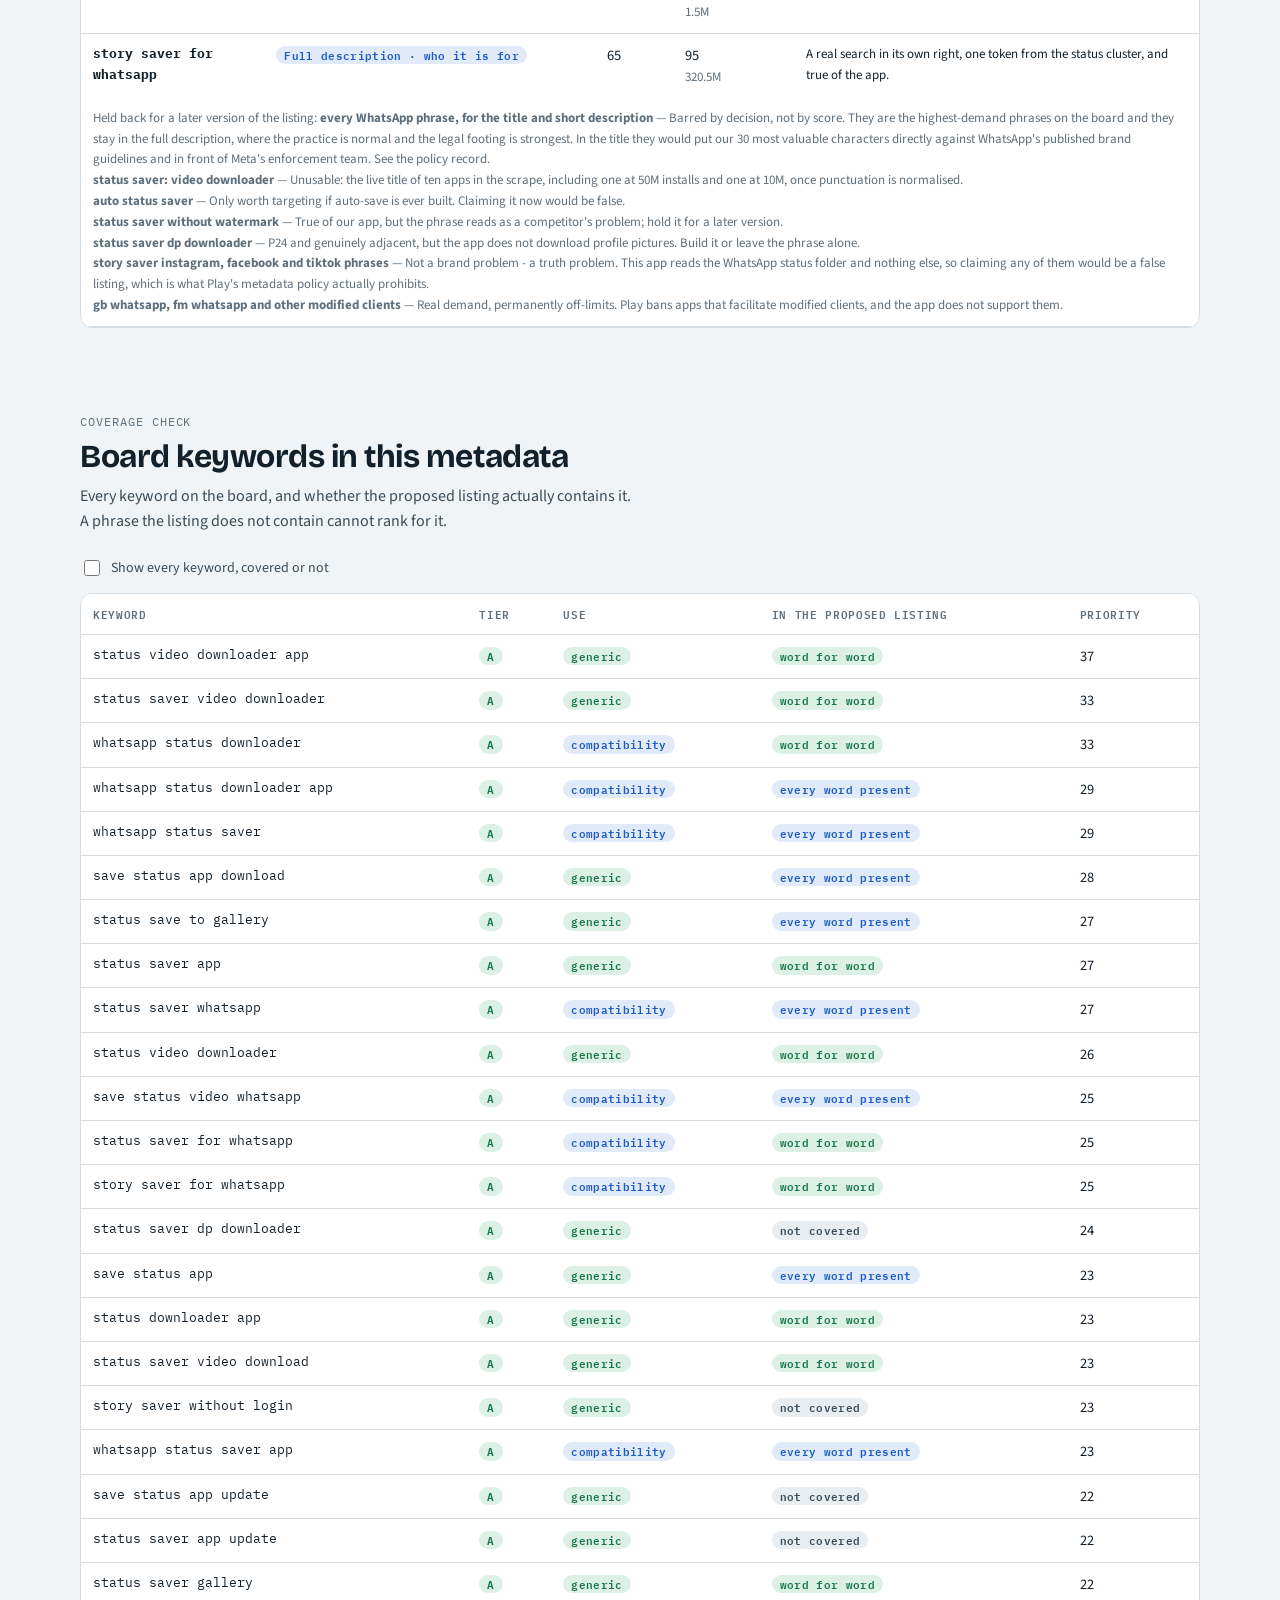
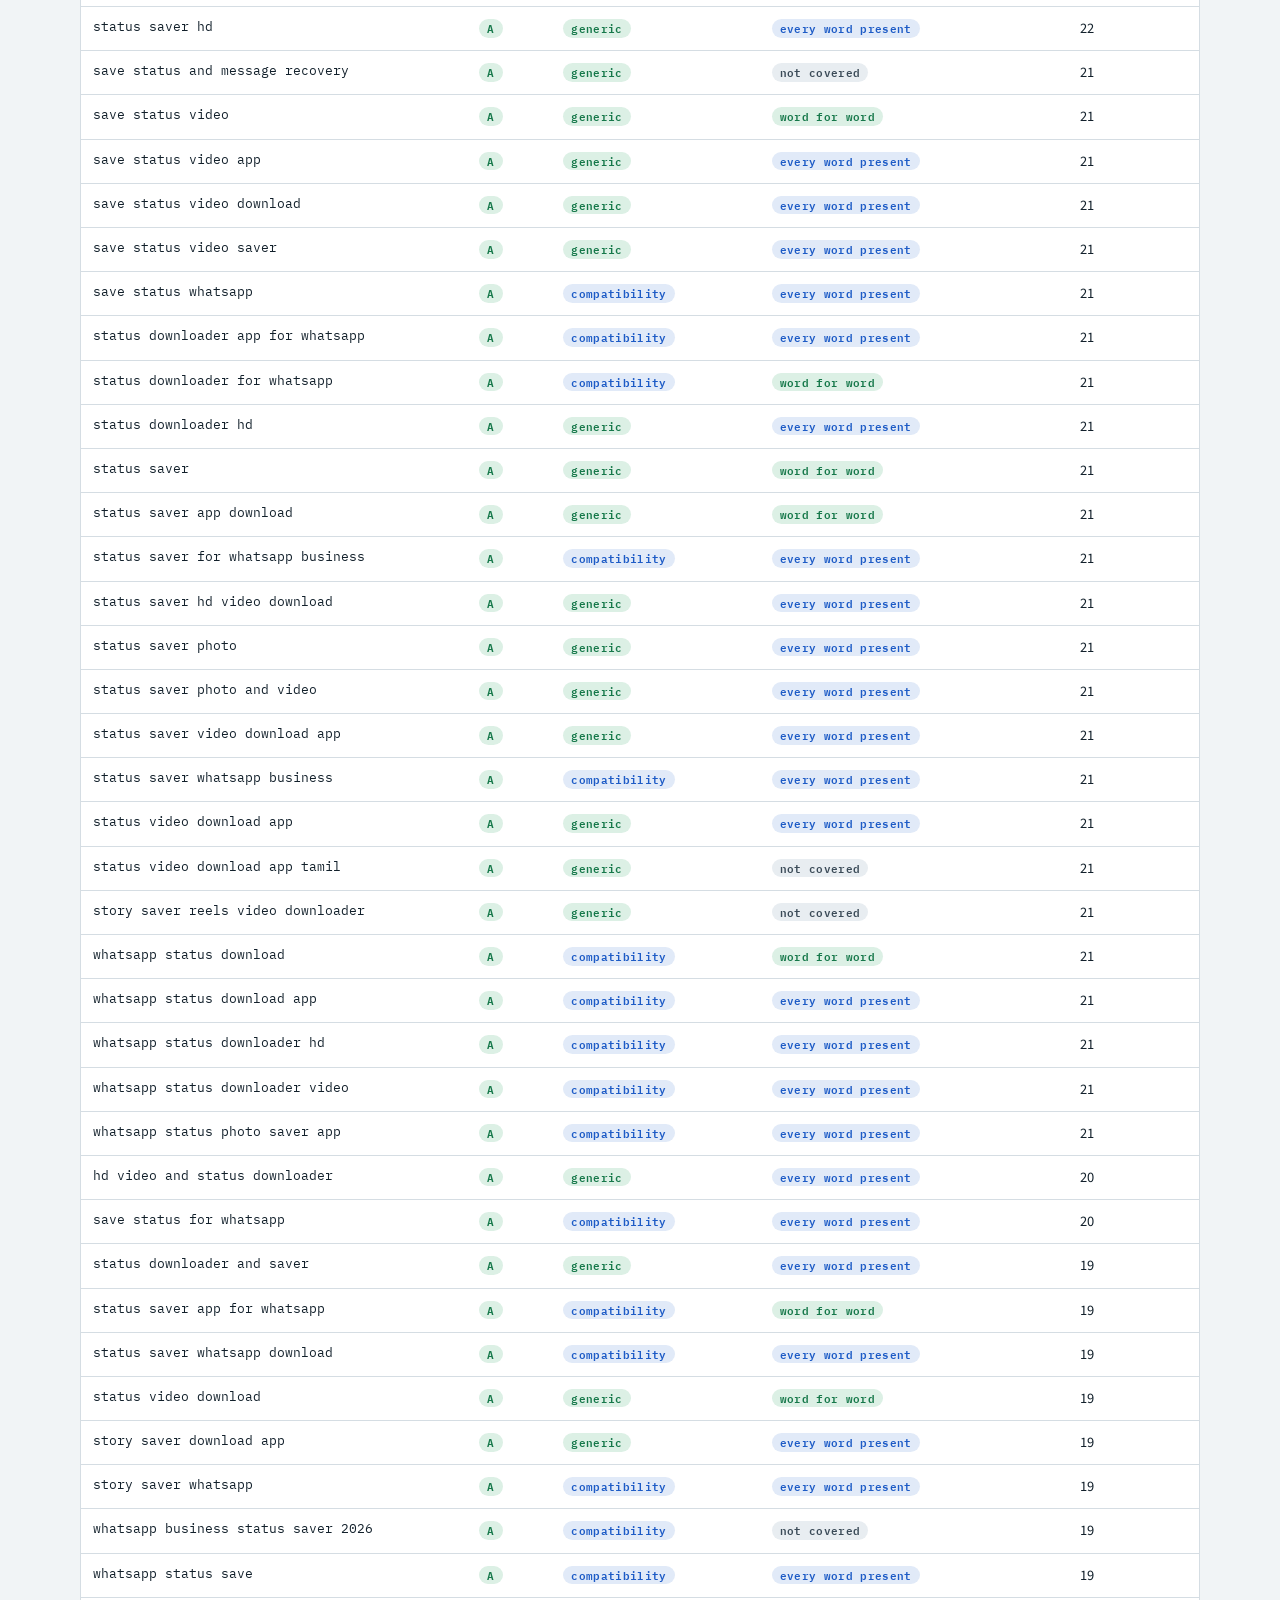
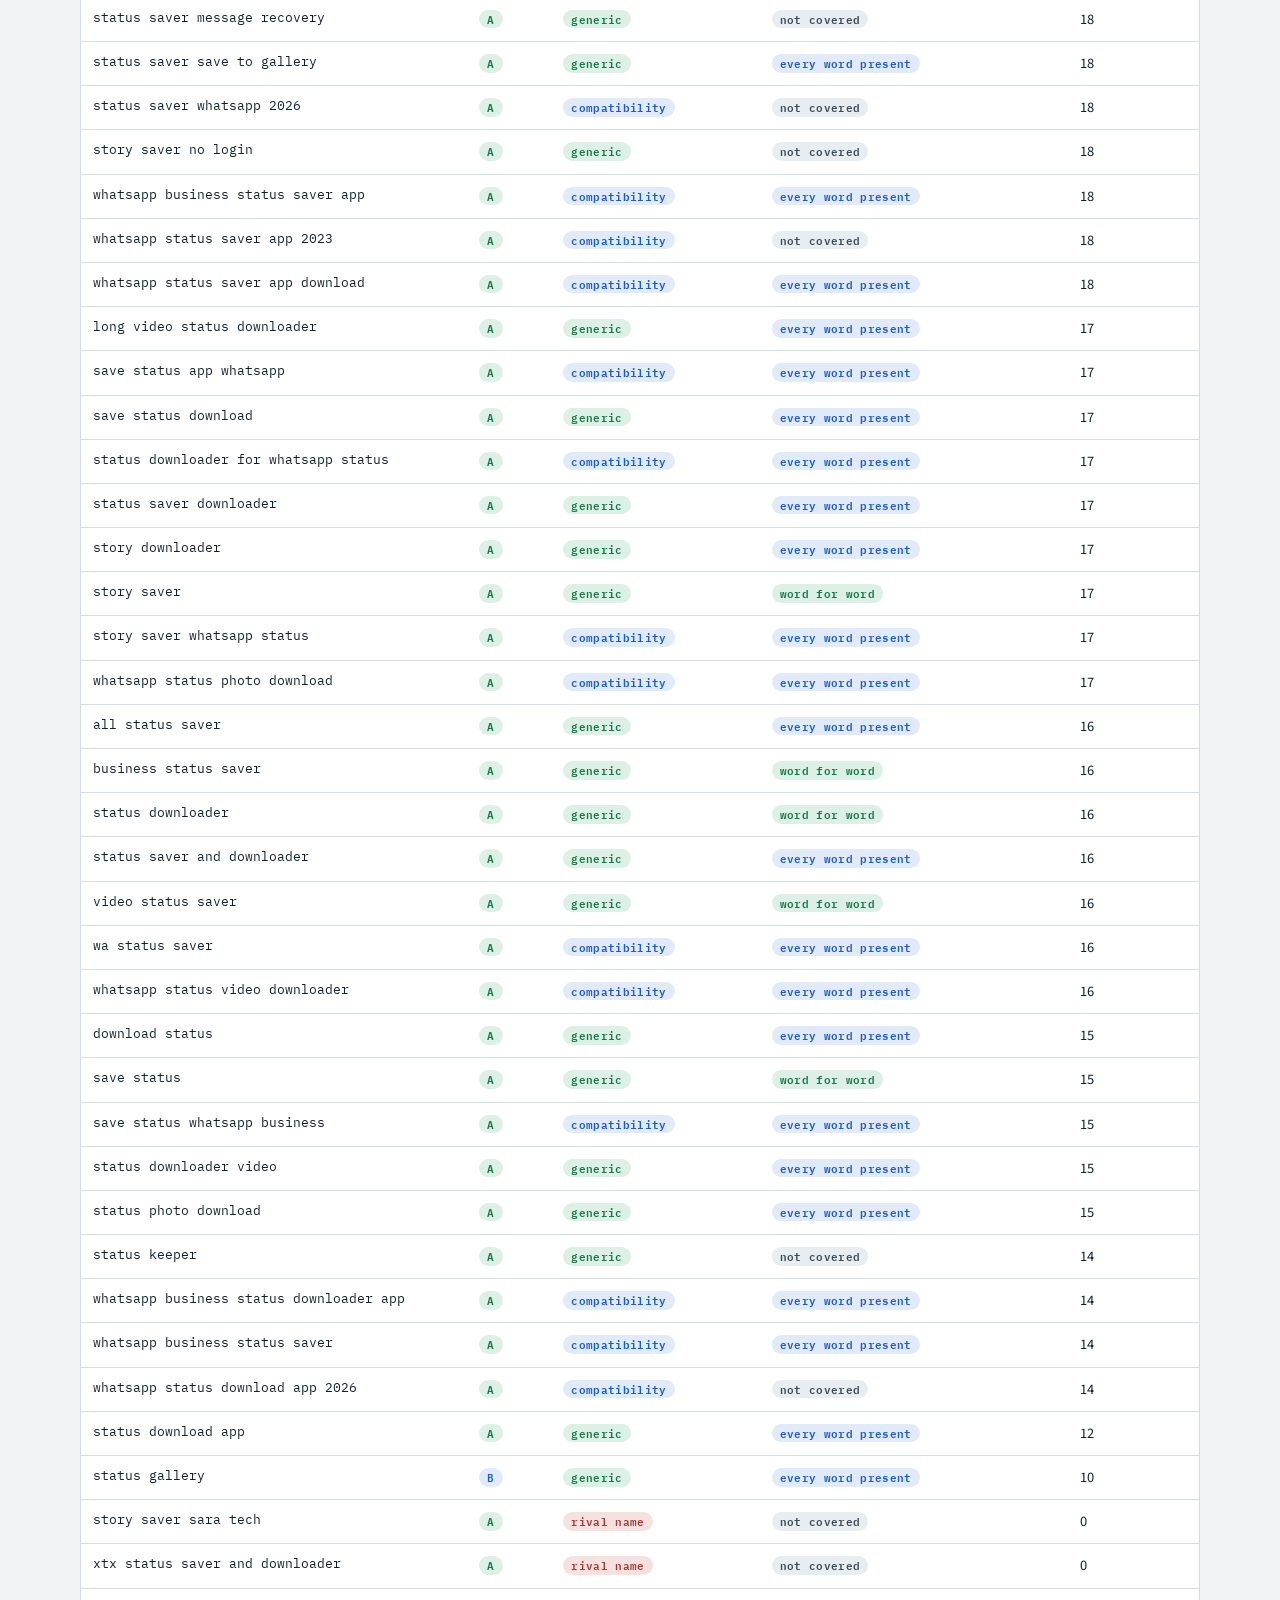
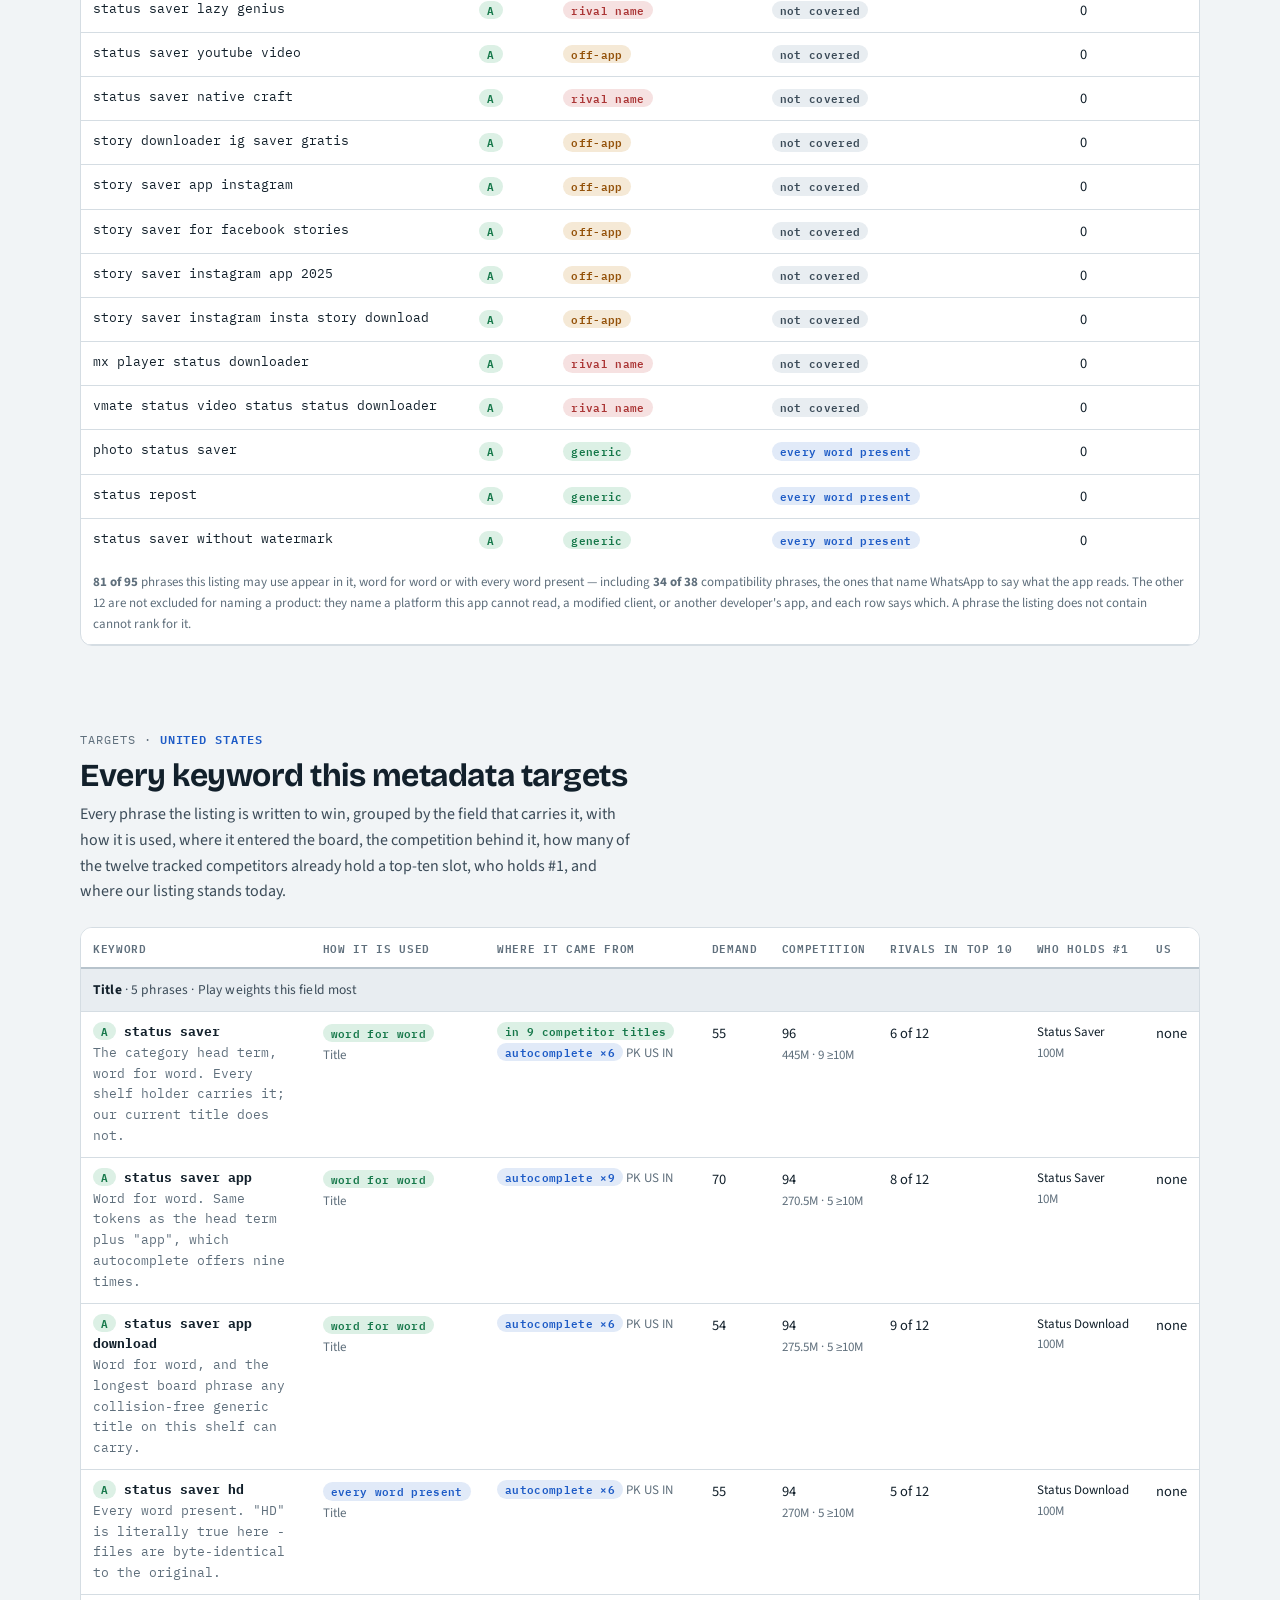
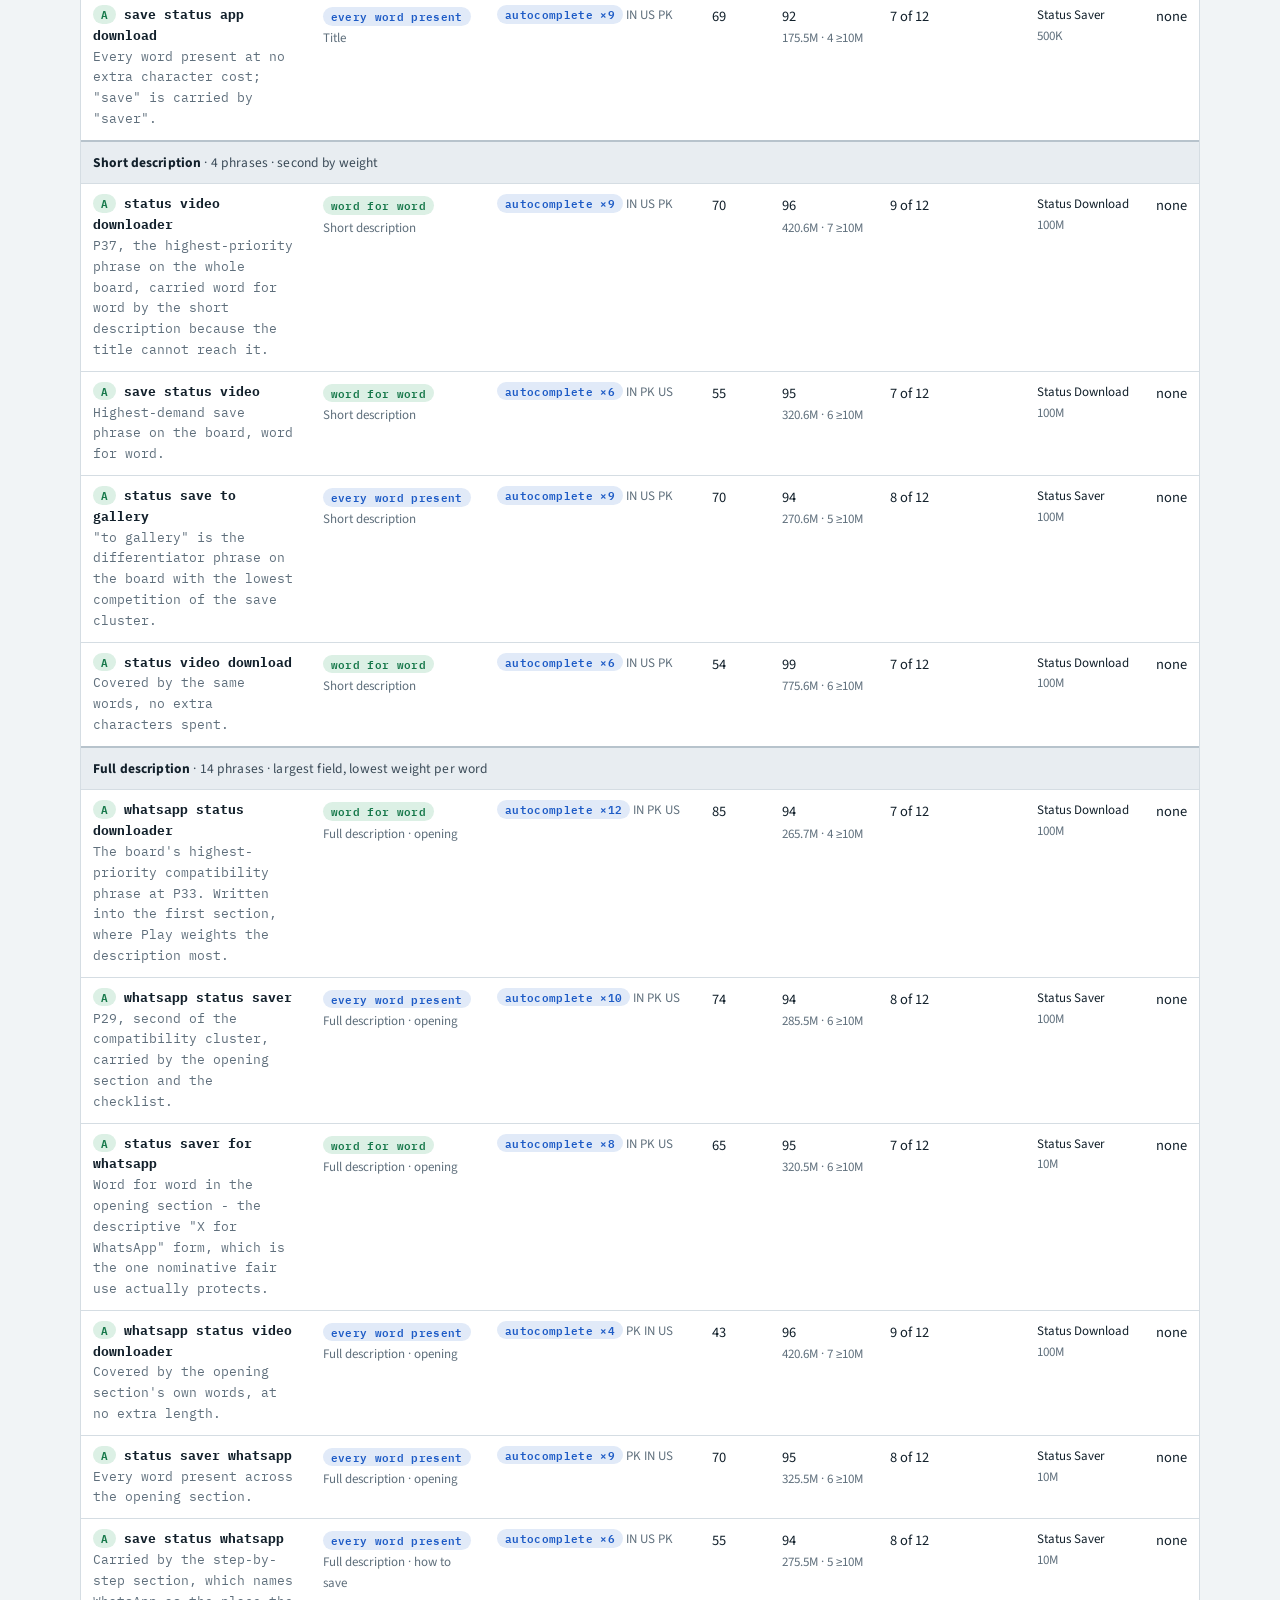
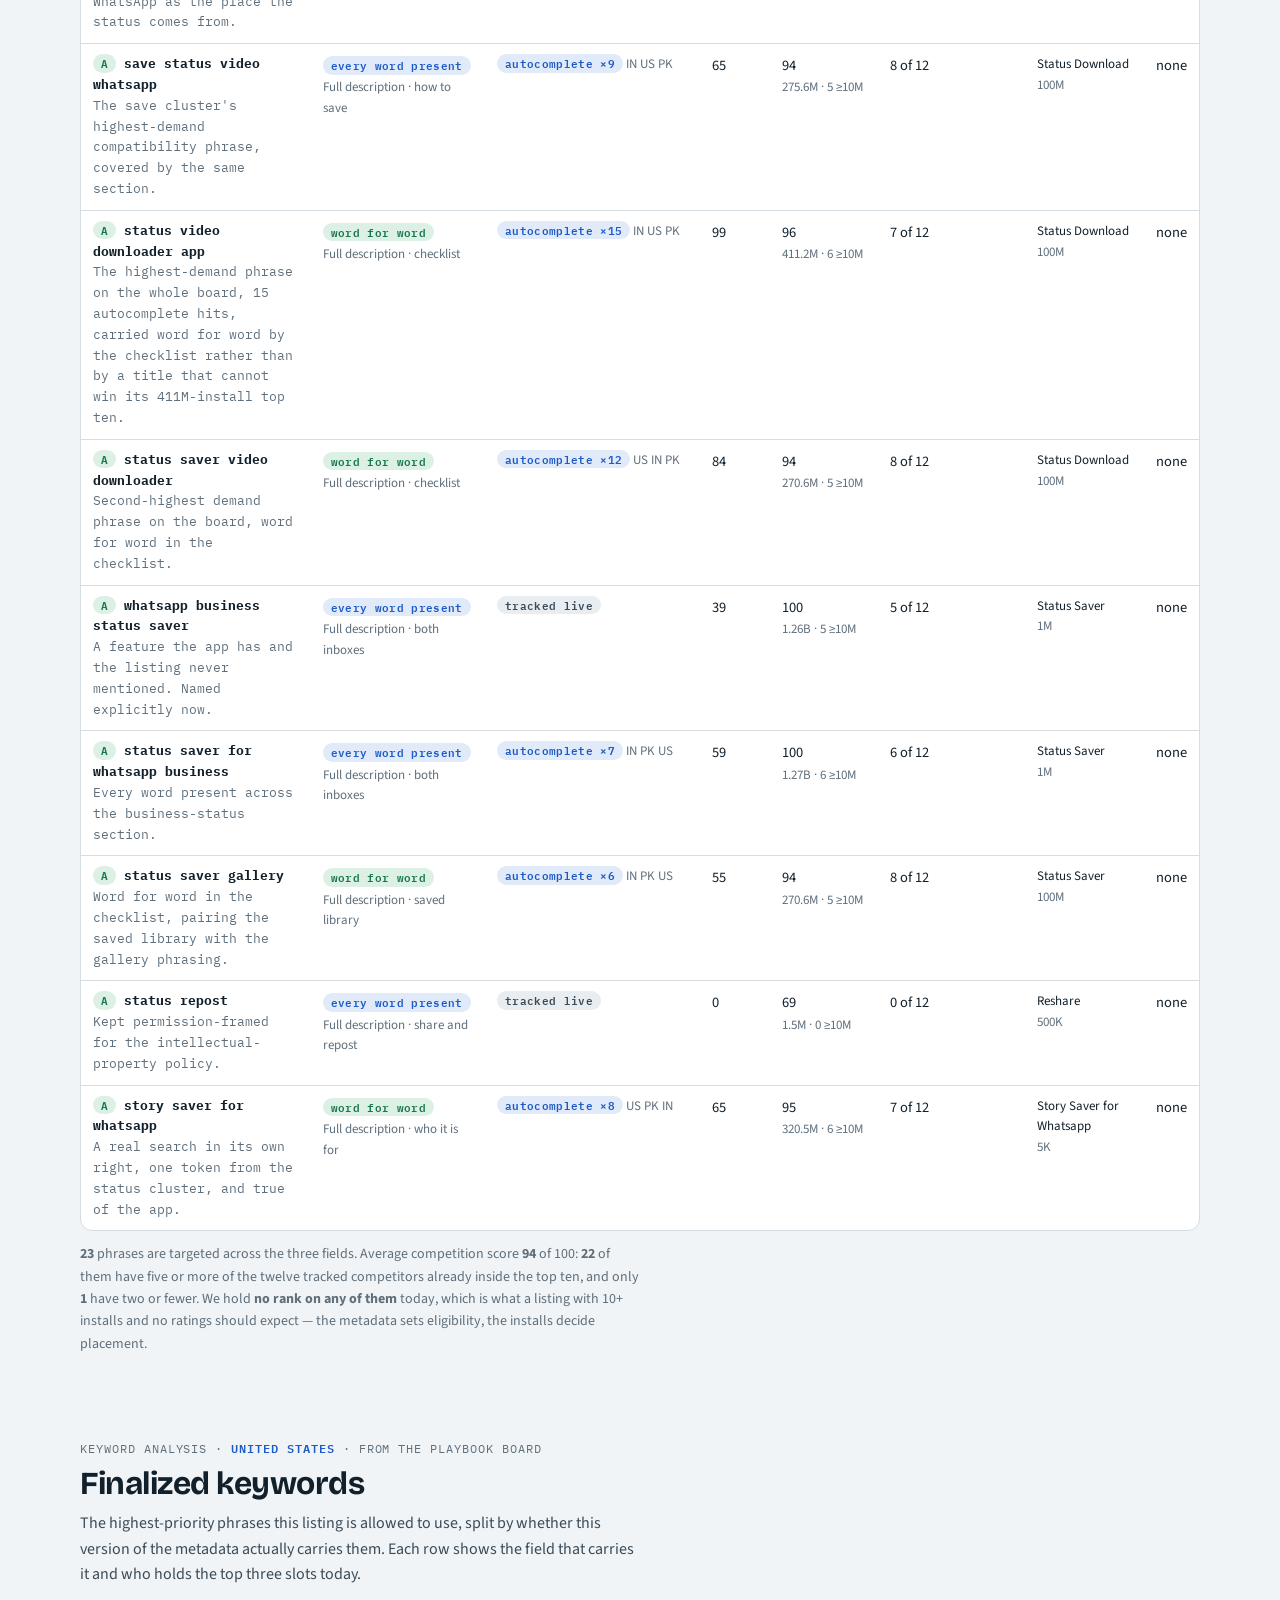
<file: tabs/03-playstore-metadata/index.html>
<!doctype html>
<html lang="en">
<head>
<meta charset="utf-8">
<meta name="viewport" content="width=device-width,initial-scale=1">
<meta name="robots" content="noindex">
<title>PlayStore Metadata · Status Saver App</title>
<meta name="description" content="The Google Play listing for the Status Saver app: the live listing today, the proposed title, short description and full description, how the fields were composed, every keyword each field targets, the finalized keyword set, the launch ladder, live US competitor ranks, the phrases the listing does not use and why, and the policy record behind the wording.">
<link rel="preconnect" href="https://fonts.googleapis.com">
<link rel="preconnect" href="https://fonts.gstatic.com" crossorigin>
<link rel="stylesheet" href="https://fonts.googleapis.com/css2?family=Bricolage+Grotesque:opsz,wght@12..96,500;12..96,700;12..96,800&family=IBM+Plex+Mono:wght@400;500;600&family=Source+Sans+3:ital,wght@0,400;0,600;0,700;1,400&display=swap">
<link rel="stylesheet" href="../../assets/site.css">
</head>
<body data-page="metadata">

<nav class="bar" aria-label="Tabs, sections and controls" id="bar">
  <div class="wrap bar-top">
    <div class="tabs" id="site-tabs" aria-label="Tabs"></div>
    <div class="mk" id="mk">
      <span class="mk-label" id="mk-label">Market</span>
      <div class="seg" role="group" aria-labelledby="mk-label" id="market-seg"></div>
    </div>
  </div>
  <div class="wrap bar-sections" aria-label="Sections">
    <div class="jump" id="jump-metadata">
      <a href="#live">Live listing</a><a href="#package">Proposed listing</a><a href="#compose">Composition</a><a href="#fields">Keywords by field</a><a href="#coverage">Coverage</a><a href="#targets">Every keyword targeted</a><a href="#keywords">Finalized keywords</a><a href="#ladder">Ladder</a><a href="#ranks">Competitor ranks</a><a href="#platform">Phrases not used</a><a href="#vspackage">vs Playbook package</a><a href="#assets">Store graphics</a><a href="#policy">Policy record</a><a href="#built">How this was built</a>
    </div>
  </div>
</nav>
<script src="../../assets/nav.js"></script>

<header class="masthead wrap">
  <p class="eyebrow">Google Play listing · <span id="pkg" class="mono"></span></p>
  <h1 id="apptitle">PlayStore Metadata</h1>
  <p class="lede">The listing as Google Play serves it today, and the listing this research argues for — every field written from phrases on the <a href="../02-aso-playbook/">ASO Playbook</a> board, with character counts, the keywords each field targets, and a record of the policy checks behind the wording.</p>
  <div class="chips" id="chips"></div>
</header>

<main class="wrap doc">

  <section id="live">
    <div class="sec-head">
      <p class="kicker">Today · read from Google Play</p>
      <h2>What the listing says now</h2>
      <p class="sub">The live fields, exactly as Play returned them, with what each one currently earns on the keyword board.</p>
    </div>
    <div id="live-listing"></div>
    <div class="insights" id="live-read"></div>
  </section>

  <section id="package">
    <div class="sec-head">
      <p class="kicker">Proposed</p>
      <h2>Title, short description and full description</h2>
      <p class="sub">Ready to paste into the Play Console. Every phrase here appears on the keyword board, every claim matches what the app actually does, and WhatsApp is named only to say which statuses the app reads — with our own word first in the title and the independence notice in the closing paragraph.</p>
    </div>
    <div id="package-fields"></div>
  </section>

  <section id="compose">
    <div class="sec-head">
      <p class="kicker">Composition · from the ASO Playbook</p>
      <h2>How this metadata follows the ASO Playbook</h2>
      <p class="sub">What each field is built to carry, the evidence behind the title decision, and the playbook practices this metadata applies.</p>
    </div>
    <div class="tscroll"><table class="cmp" id="compose-table"></table></div>
    <div class="two" style="margin-top:18px">
      <div class="panel" style="padding:16px 18px" id="title-strategy"></div>
      <div class="panel" style="padding:16px 18px" id="practices"></div>
    </div>
  </section>

  <section id="fields">
    <div class="sec-head">
      <p class="kicker">Keyword plan</p>
      <h2>Finalized keywords by field</h2>
      <p class="sub">Which phrase is carried by which field, and which are deliberately held back for a later version of the listing. Play weights the title most, then the short description, then the full description.</p>
    </div>
    <div class="tscroll"><table id="field-table"></table></div>
  </section>

  <section id="coverage">
    <div class="sec-head">
      <p class="kicker">Coverage check</p>
      <h2>Board keywords in this metadata</h2>
      <p class="sub">Every keyword on the board, and whether the proposed listing actually contains it. A phrase the listing does not contain cannot rank for it.</p>
    </div>
    <div class="controls"><label class="toggle"><input type="checkbox" id="cov-all"> Show every keyword, covered or not</label></div>
    <div class="tscroll"><table id="cov-table"></table></div>
  </section>

  <section id="targets">
    <div class="sec-head">
      <p class="kicker">Targets · <span class="scope" data-scope></span></p>
      <h2>Every keyword this metadata targets</h2>
      <p class="sub">Every phrase the listing is written to win, grouped by the field that carries it, with how it is used, where it entered the board, the competition behind it, how many of the twelve tracked competitors already hold a top-ten slot, who holds #1, and where our listing stands today.</p>
    </div>
    <div class="tscroll"><table id="target-table"></table></div>
    <p class="note" id="target-note"></p>
  </section>

  <section id="keywords">
    <div class="sec-head">
      <p class="kicker">Keyword analysis · <span class="scope" data-scope></span> · from the playbook board</p>
      <h2>Finalized keywords</h2>
      <p class="sub">The highest-priority phrases this listing is allowed to use, split by whether this version of the metadata actually carries them. Each row shows the field that carries it and who holds the top three slots today.</p>
    </div>
    <h3 style="margin:0 0 10px" id="kw-now-h"></h3>
    <div class="tscroll"><table class="board" id="kw-now"></table></div>
    <h3 style="margin:28px 0 10px" id="kw-future-h"></h3>
    <div class="tscroll"><table class="board" id="kw-future"></table></div>
    <p class="note" id="kw-note"></p>
  </section>

  <section id="ladder">
    <div class="sec-head">
      <p class="kicker">Roadmap · <span class="scope" data-scope></span></p>
      <h2>Launch keyword ladder of this metadata</h2>
      <p class="sub">The playbook's ladder with the field that carries each phrase in this version of the listing, so it is clear what shipping this metadata actually buys at each rung.</p>
    </div>
    <div class="ladder" id="meta-ladder"></div>
    <p class="note" id="meta-ladder-note"></p>
  </section>

  <section id="ranks">
    <div class="sec-head">
      <p class="kicker">Competitor ranks · <span class="scope" data-scope></span> · keywords in this metadata</p>
      <h2>How the shelf holders rank on the keywords we use</h2>
      <p class="sub">For each phrase this listing targets, the rank each tracked competitor holds for it in live search — the wall this metadata has to climb. Ranks were read on 23 Sep 2026 and move daily.</p>
    </div>
    <div class="controls">
      <div class="legend" style="margin:0">
        <span><i class="sw rk-b1"></i>#1–3</span><span><i class="sw rk-b2"></i>#4–10</span><span><i class="sw rk-b3"></i>#11–20</span><span><i class="sw rk-b4"></i>#21–30</span><span><i class="sw none"></i>not in results</span>
      </div>
    </div>
    <div class="tscroll"><table class="matrix" id="rank-table"></table></div>
  </section>

  <section id="platform">
    <div class="sec-head">
      <p class="kicker">Exclusions · <span class="scope" data-scope></span></p>
      <h2>The phrases this listing does not use, and why</h2>
      <p class="sub">Naming WhatsApp is not on this list. A phrase is excluded only when using it would make the listing false, would break a specific Play rule, or would take another developer's product name — and the reason column says which.</p>
    </div>
    <div class="tscroll"><table id="m-platform-table"></table></div>
    <p class="note" id="m-platform-note"></p>
  </section>

  <section id="vspackage">
    <div class="sec-head">
      <p class="kicker">The listing · this metadata vs the playbook's first run</p>
      <h2>How this metadata follows the Proposed ASO package</h2>
      <p class="sub">What was adopted from the playbook's package, what changed when the use rule was corrected on 23 Sep 2026, and why.</p>
    </div>
    <div class="tscroll"><table class="cmp" id="vs-table"></table></div>
  </section>

  <section id="assets">
    <div class="sec-head">
      <p class="kicker">Store graphics · live listing</p>
      <h2>The art this metadata ships against</h2>
      <p class="sub">The icon, feature graphic and screenshots Google Play serves today. The copy below is compliant; the art is not, and that gap is the open item on this listing.</p>
    </div>
    <div class="m-assets" id="m-assets-top"></div>
    <div class="m-shots" id="m-assets-shots"></div>
    <p class="note" id="m-assets-note"></p>
  </section>

  <section id="policy">
    <div class="sec-head">
      <p class="kicker">Policy record</p>
      <h2>Why each field is worded the way it is</h2>
      <p class="sub">The checks run before this wording was accepted, so the record exists if the listing is ever questioned.</p>
    </div>
    <div class="checks" id="policy-list"></div>
  </section>

  <section id="built">
    <div class="sec-head">
      <p class="kicker">Method</p>
      <h2>How this tab was built</h2>
    </div>
    <div class="checks" id="built-list"></div>
  </section>

</main>

<footer class="wrap foot" id="foot"></footer>
<div id="tip" class="tt" role="status" aria-live="polite"></div>
<dialog class="lb" id="lb" aria-label="Image viewer">
  <div class="lb-in" id="lb-in">
    <img id="lb-img" alt="">
    <p class="lb-cap" id="lb-cap"></p>
    <button type="button" class="lb-btn lb-close" id="lb-close" aria-label="Close viewer">✕</button>
  </div>
</dialog>

<script src="../../assets/data.js"></script>
<script src="../../assets/app.js"></script>
</body>
</html>
</file>
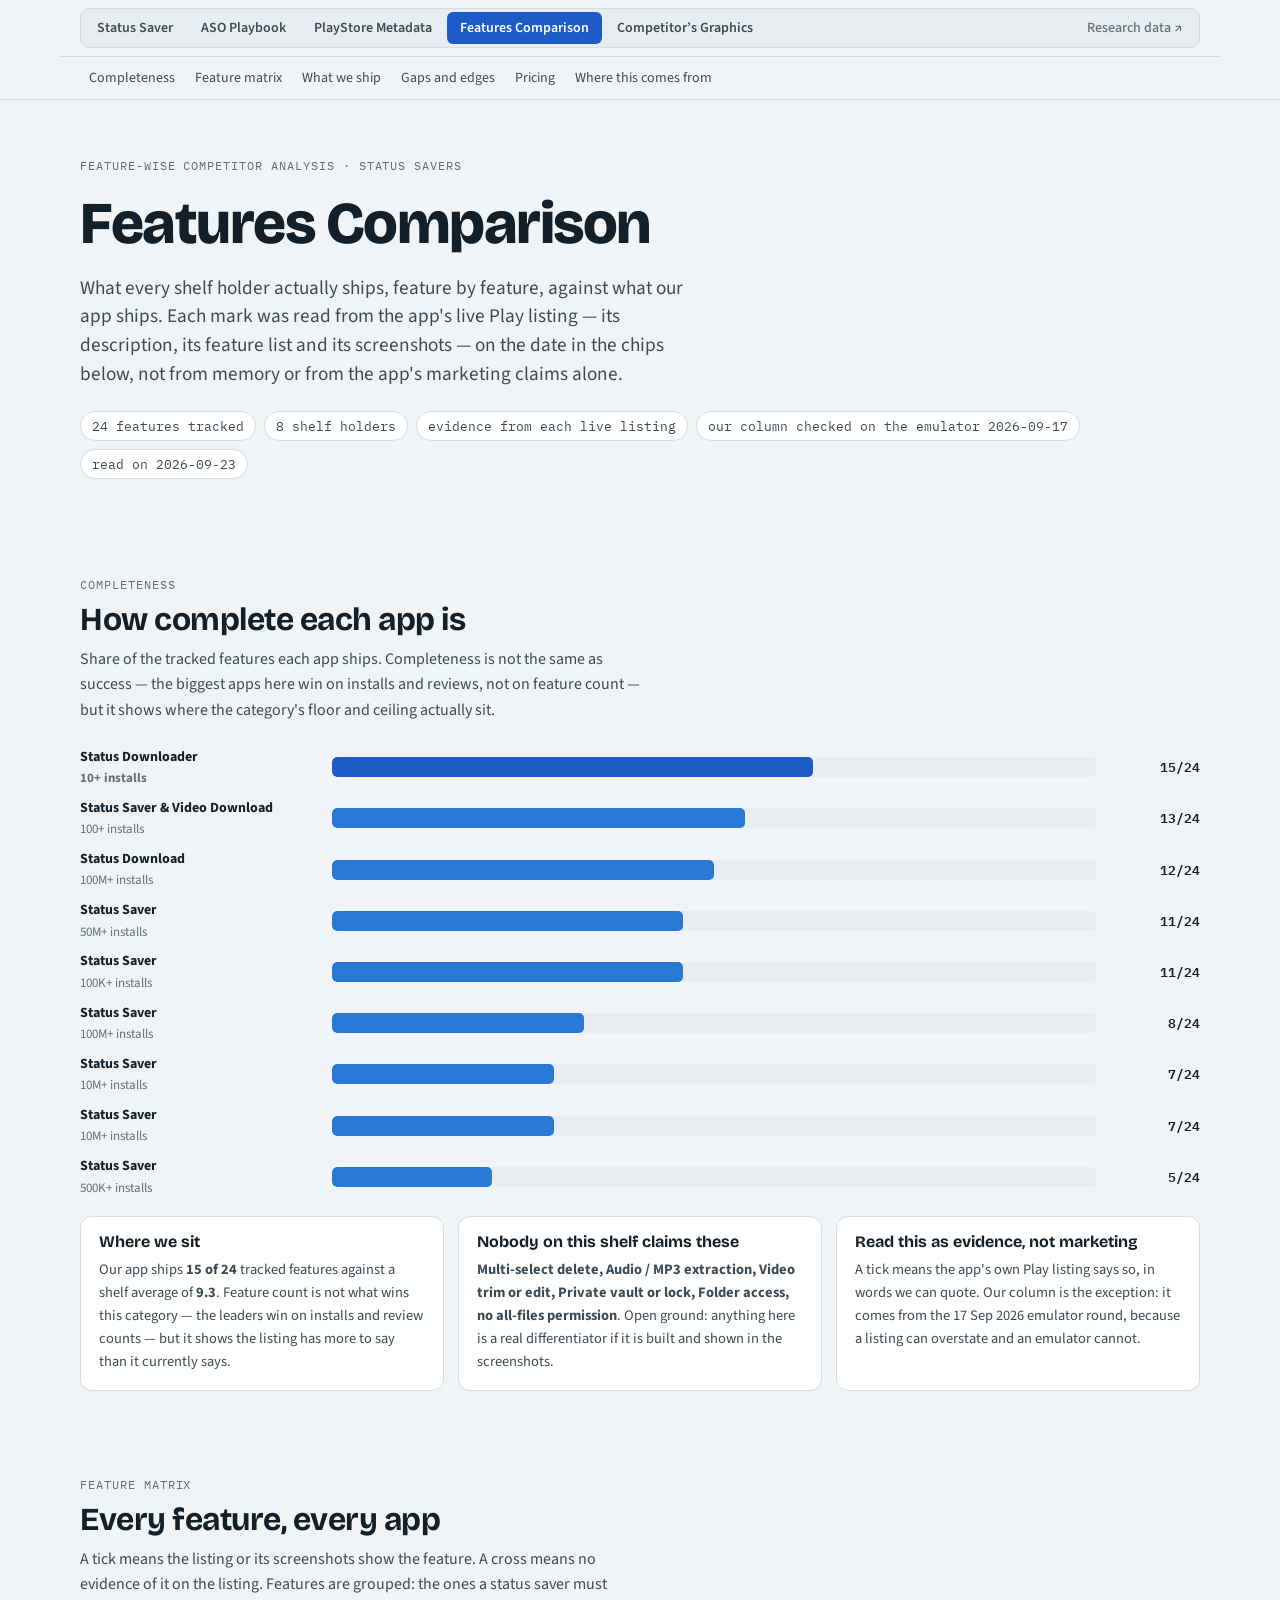
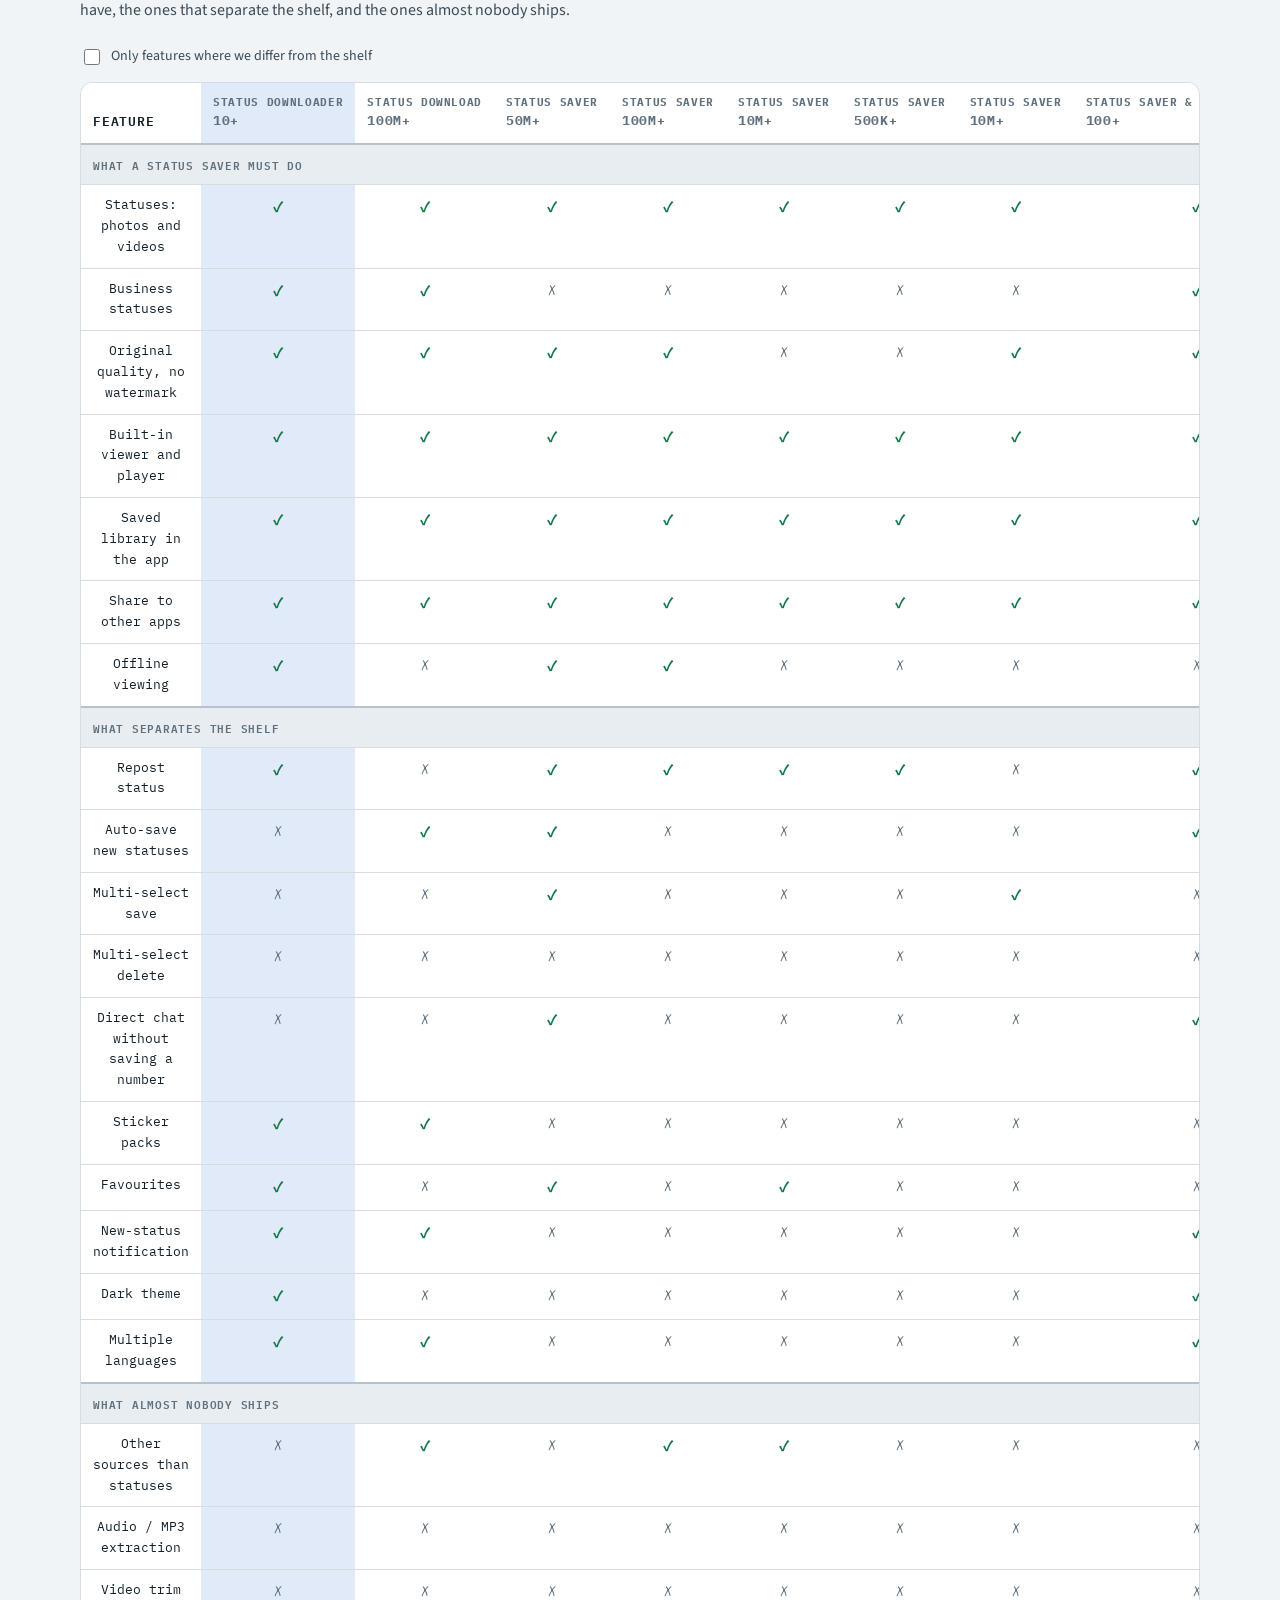
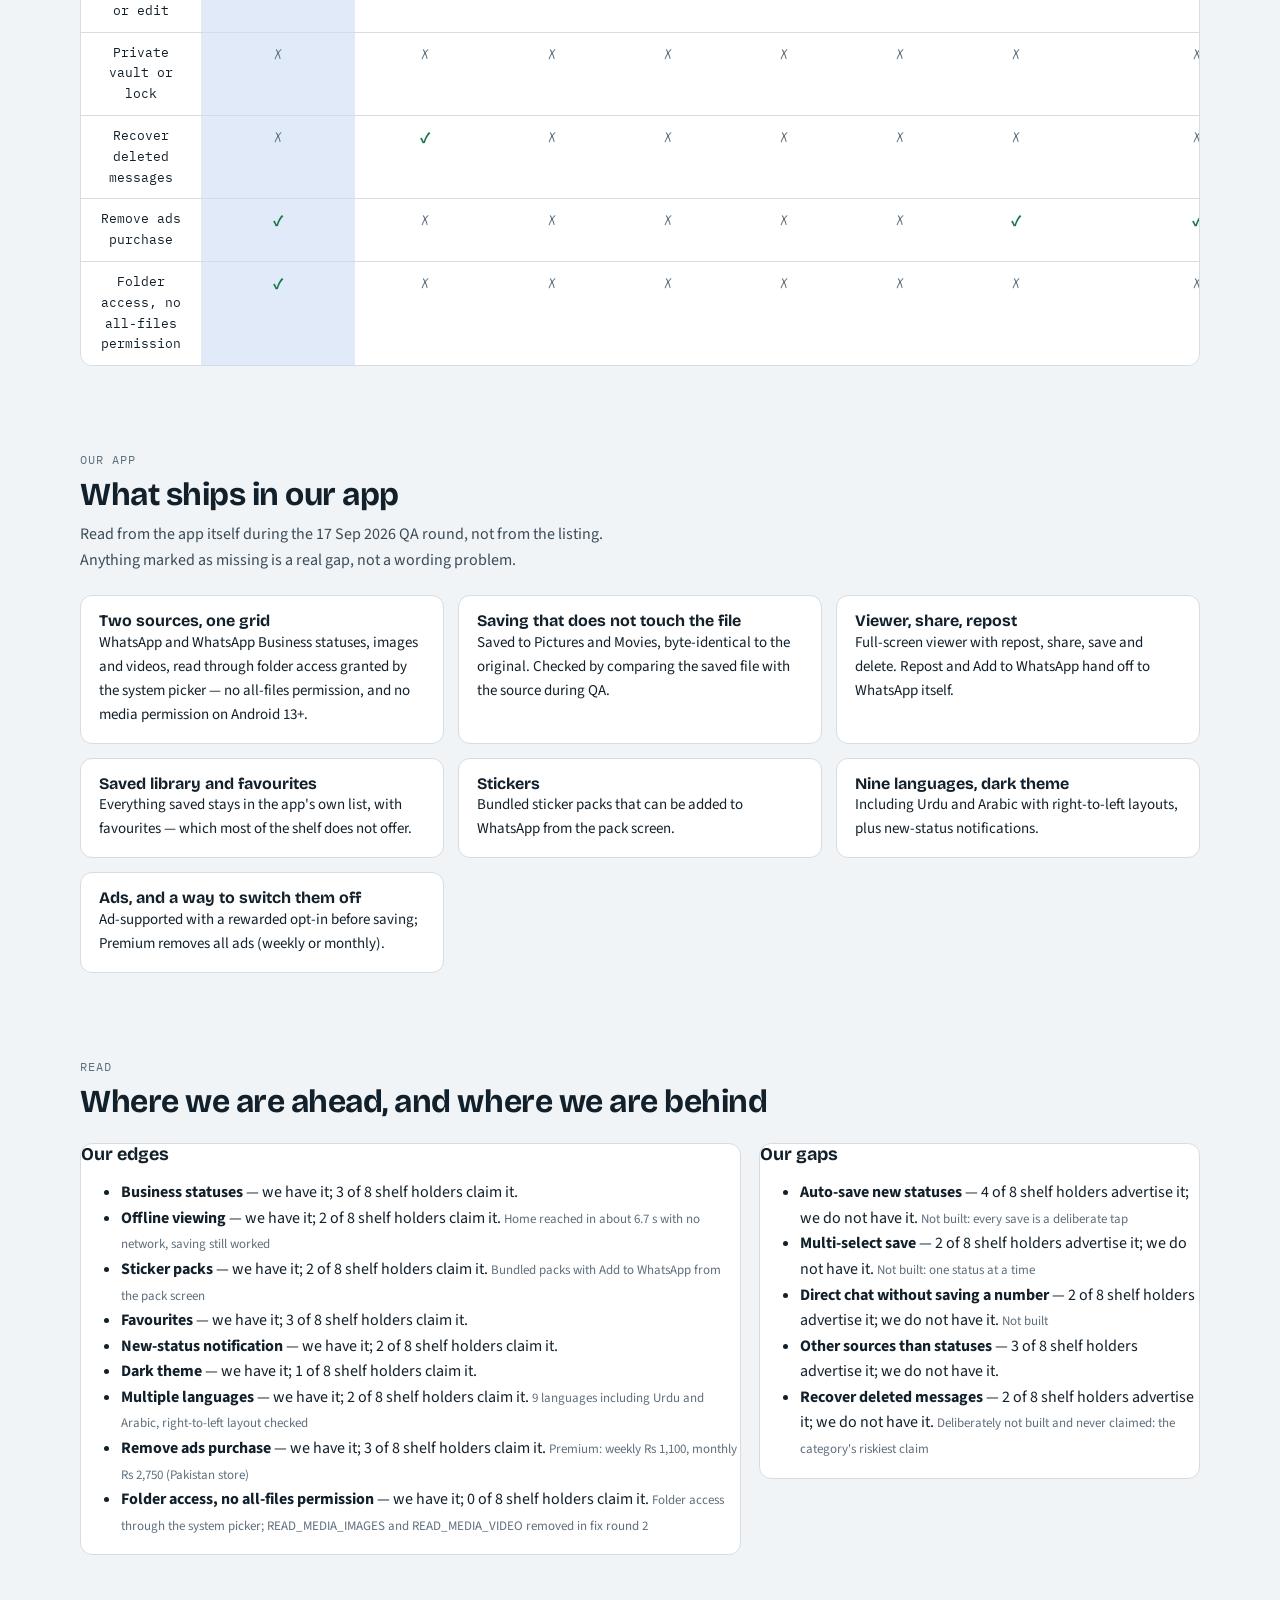
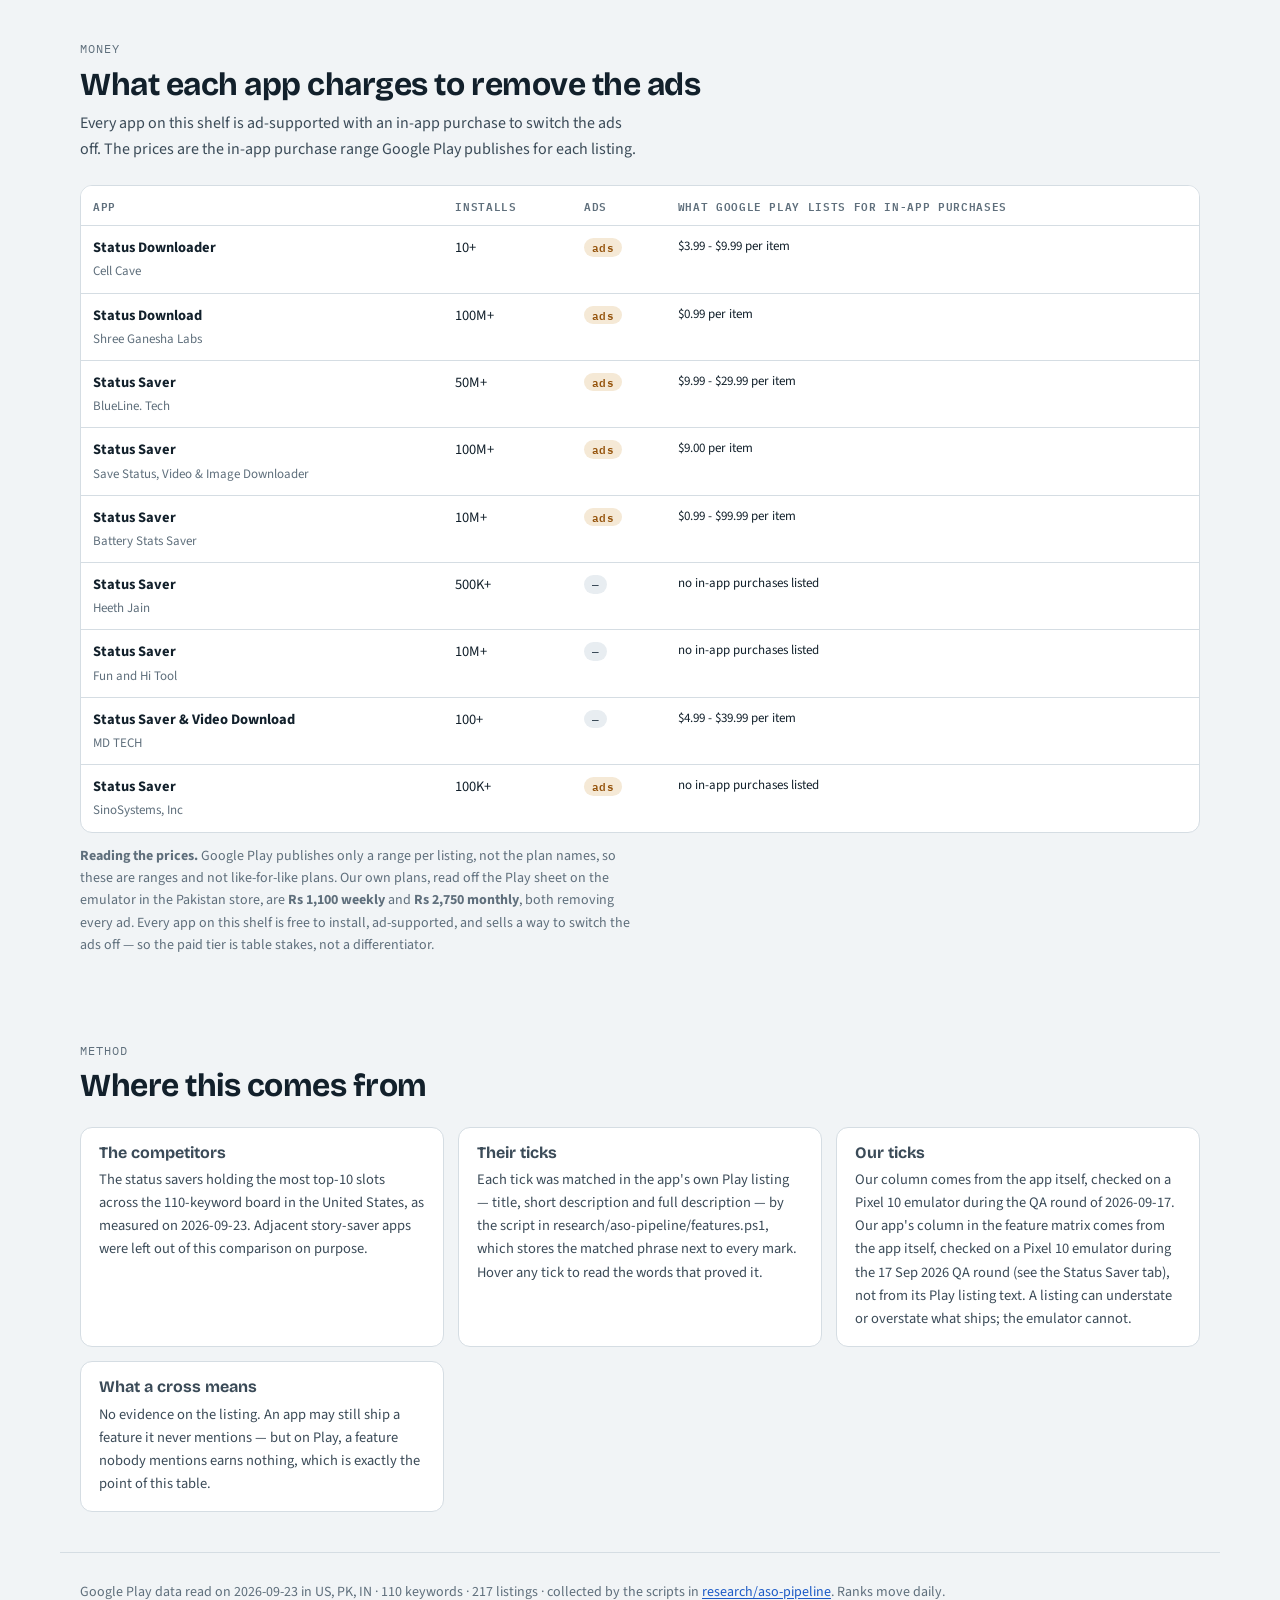
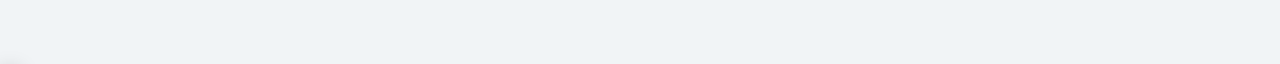
<file: tabs/04-features-comparison/index.html>
<!doctype html>
<html lang="en">
<head>
<meta charset="utf-8">
<meta name="viewport" content="width=device-width,initial-scale=1">
<meta name="robots" content="noindex">
<title>Features Comparison · Status Saver App</title>
<meta name="description" content="Feature-by-feature comparison of the Status Saver app against the status savers that hold the Google Play shelf: what each app ships, how complete each one is, and what they charge.">
<link rel="preconnect" href="https://fonts.googleapis.com">
<link rel="preconnect" href="https://fonts.gstatic.com" crossorigin>
<link rel="stylesheet" href="https://fonts.googleapis.com/css2?family=Bricolage+Grotesque:opsz,wght@12..96,500;12..96,700;12..96,800&family=IBM+Plex+Mono:wght@400;500;600&family=Source+Sans+3:ital,wght@0,400;0,600;0,700;1,400&display=swap">
<link rel="stylesheet" href="../../assets/site.css">
</head>
<body data-page="features">

<nav class="bar" aria-label="Tabs, sections and controls" id="bar">
  <div class="wrap bar-top">
    <div class="tabs" id="site-tabs" aria-label="Tabs"></div>
  </div>
  <div class="wrap bar-sections" aria-label="Sections">
    <div class="jump" id="jump-features">
      <a href="#complete">Completeness</a><a href="#matrix">Feature matrix</a><a href="#ours">What we ship</a><a href="#gaps">Gaps and edges</a><a href="#pricing">Pricing</a><a href="#source">Where this comes from</a>
    </div>
  </div>
</nav>
<script src="../../assets/nav.js"></script>

<header class="masthead wrap">
  <p class="eyebrow">Feature-wise competitor analysis · status savers</p>
  <h1>Features Comparison</h1>
  <p class="lede">What every shelf holder actually ships, feature by feature, against what our app ships. Each mark was read from the app's live Play listing — its description, its feature list and its screenshots — on the date in the chips below, not from memory or from the app's marketing claims alone.</p>
  <div class="chips" id="chips"></div>
</header>

<main class="wrap doc">

  <section id="complete">
    <div class="sec-head">
      <p class="kicker">Completeness</p>
      <h2>How complete each app is</h2>
      <p class="sub">Share of the tracked features each app ships. Completeness is not the same as success — the biggest apps here win on installs and reviews, not on feature count — but it shows where the category's floor and ceiling actually sit.</p>
    </div>
    <div class="barlist" id="complete-list"></div>
    <div class="insights" id="complete-insights"></div>
  </section>

  <section id="matrix">
    <div class="sec-head">
      <p class="kicker">Feature matrix</p>
      <h2>Every feature, every app</h2>
      <p class="sub">A tick means the listing or its screenshots show the feature. A cross means no evidence of it on the listing. Features are grouped: the ones a status saver must have, the ones that separate the shelf, and the ones almost nobody ships.</p>
    </div>
    <div class="controls"><label class="toggle"><input type="checkbox" id="fmx-gaps"> Only features where we differ from the shelf</label></div>
    <div class="tscroll"><table class="fmx" id="fmx-table"></table></div>
  </section>

  <section id="ours">
    <div class="sec-head">
      <p class="kicker">Our app</p>
      <h2>What ships in our app</h2>
      <p class="sub">Read from the app itself during the 17 Sep 2026 QA round, not from the listing. Anything marked as missing is a real gap, not a wording problem.</p>
    </div>
    <div class="cards" id="ours-cards"></div>
  </section>

  <section id="gaps">
    <div class="sec-head">
      <p class="kicker">Read</p>
      <h2>Where we are ahead, and where we are behind</h2>
    </div>
    <div class="two">
      <div class="panel"><h3>Our edges</h3><ul id="edges"></ul></div>
      <div class="panel"><h3>Our gaps</h3><ul id="gaps-list"></ul></div>
    </div>
  </section>

  <section id="pricing">
    <div class="sec-head">
      <p class="kicker">Money</p>
      <h2>What each app charges to remove the ads</h2>
      <p class="sub">Every app on this shelf is ad-supported with an in-app purchase to switch the ads off. The prices are the in-app purchase range Google Play publishes for each listing.</p>
    </div>
    <div class="tscroll"><table id="price-table"></table></div>
    <div class="note" id="price-note"></div>
  </section>

  <section id="source">
    <div class="sec-head">
      <p class="kicker">Method</p>
      <h2>Where this comes from</h2>
    </div>
    <div class="checks" id="source-list"></div>
  </section>

</main>

<footer class="wrap foot" id="foot"></footer>
<div id="tip" class="tt" role="status" aria-live="polite"></div>

<script src="../../assets/data.js"></script>
<script src="../../assets/app.js"></script>
</body>
</html>
</file>
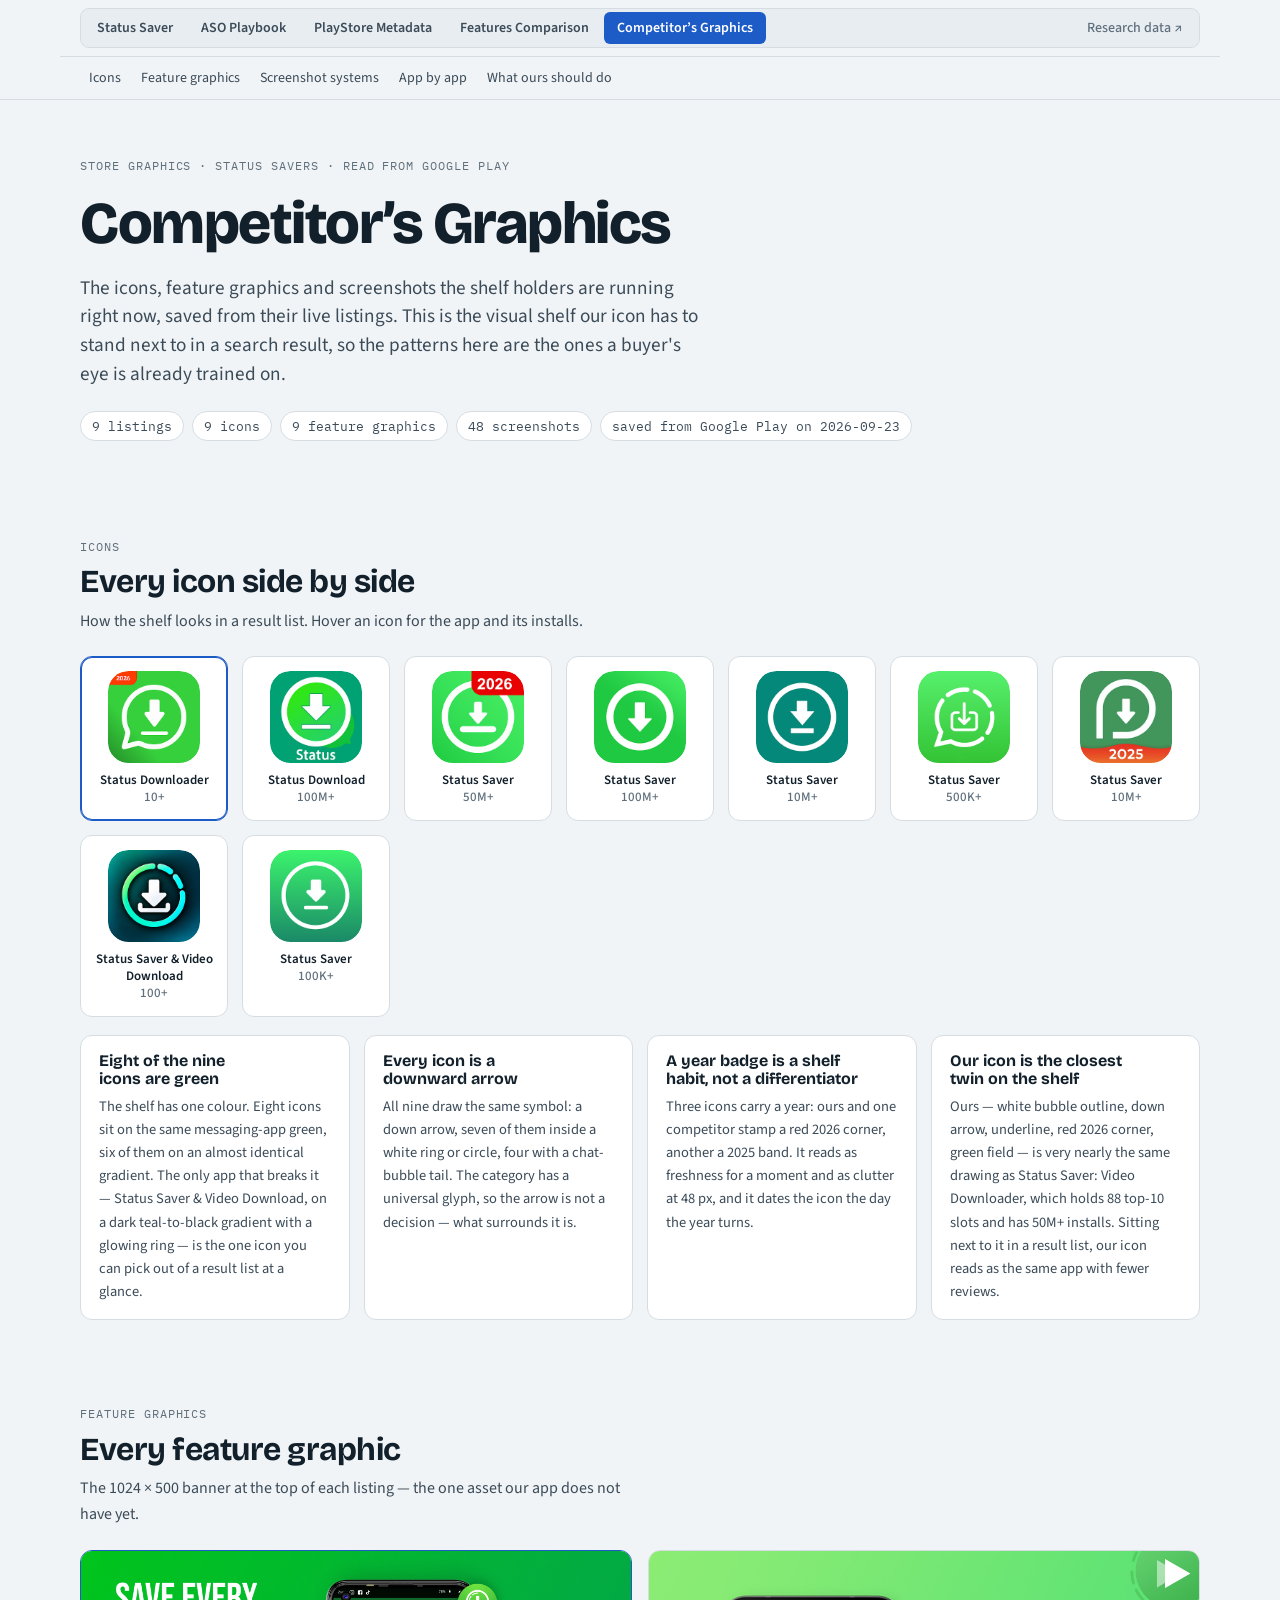
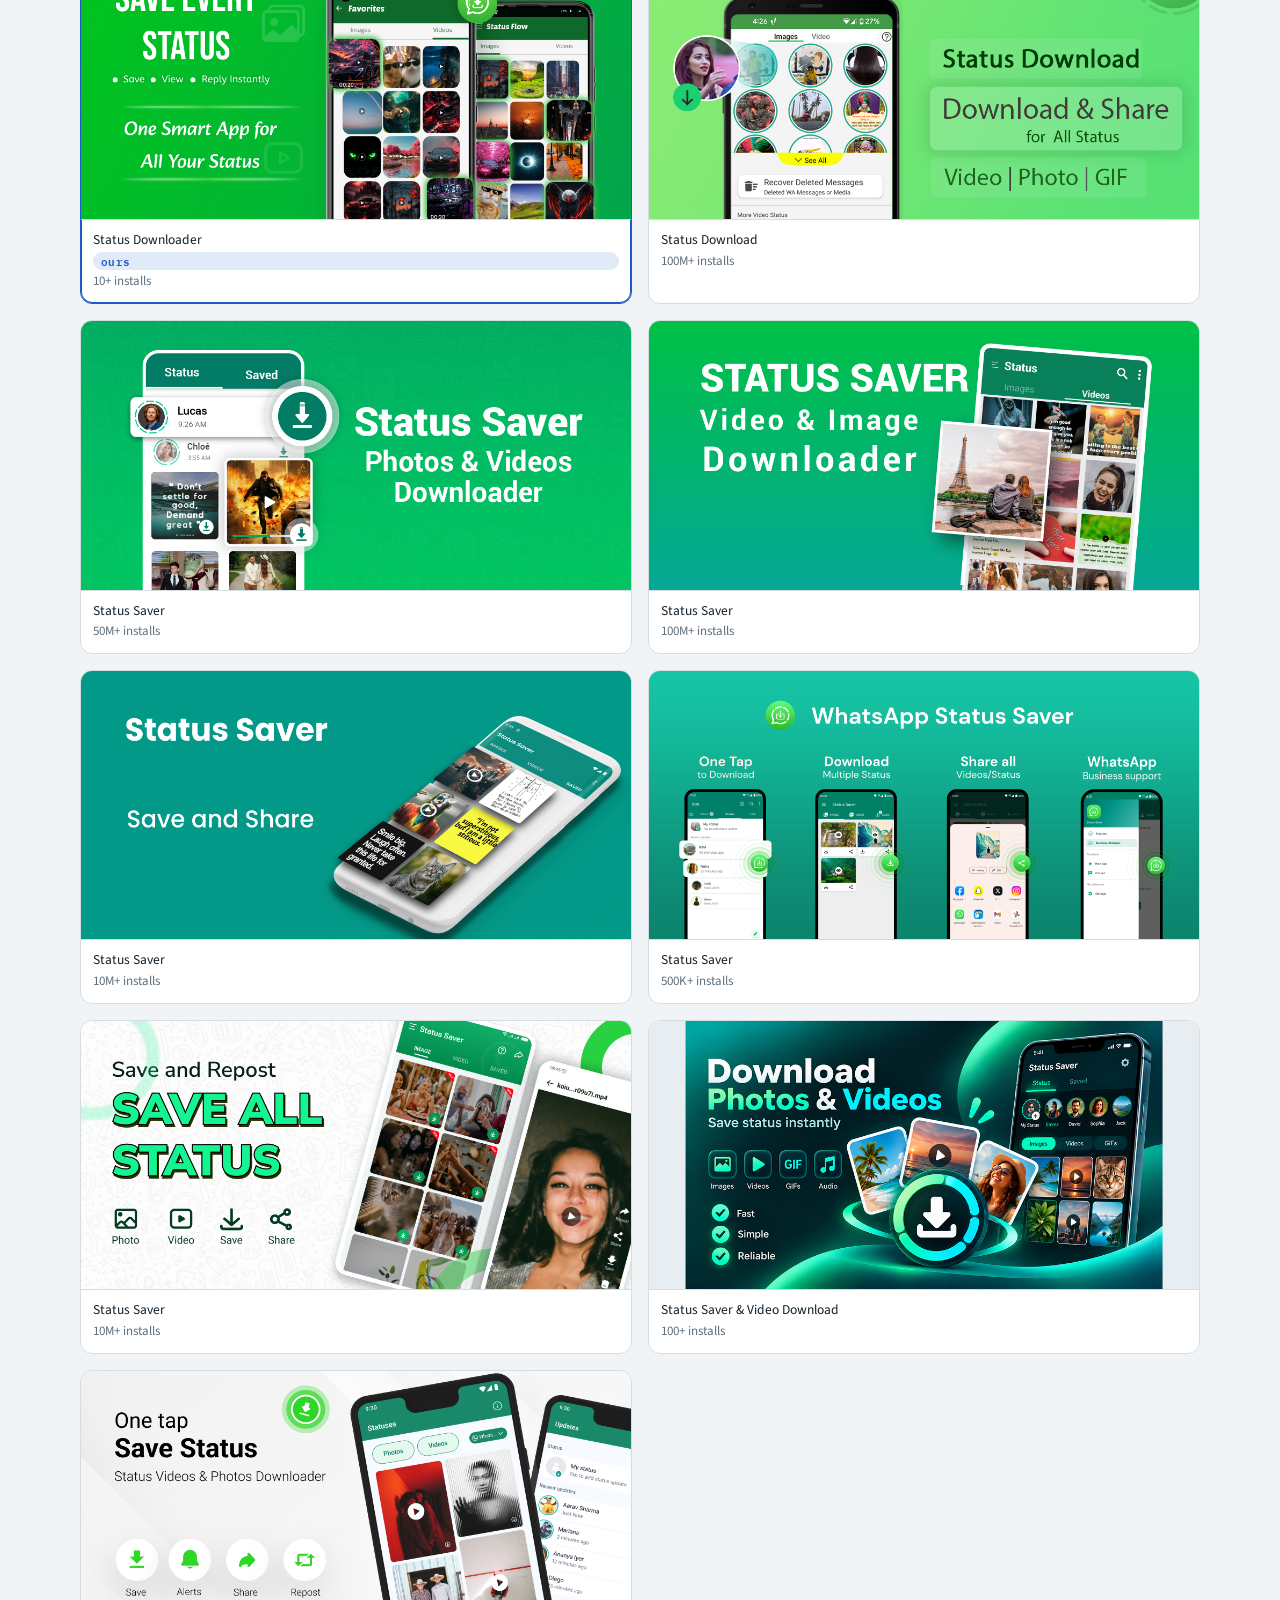
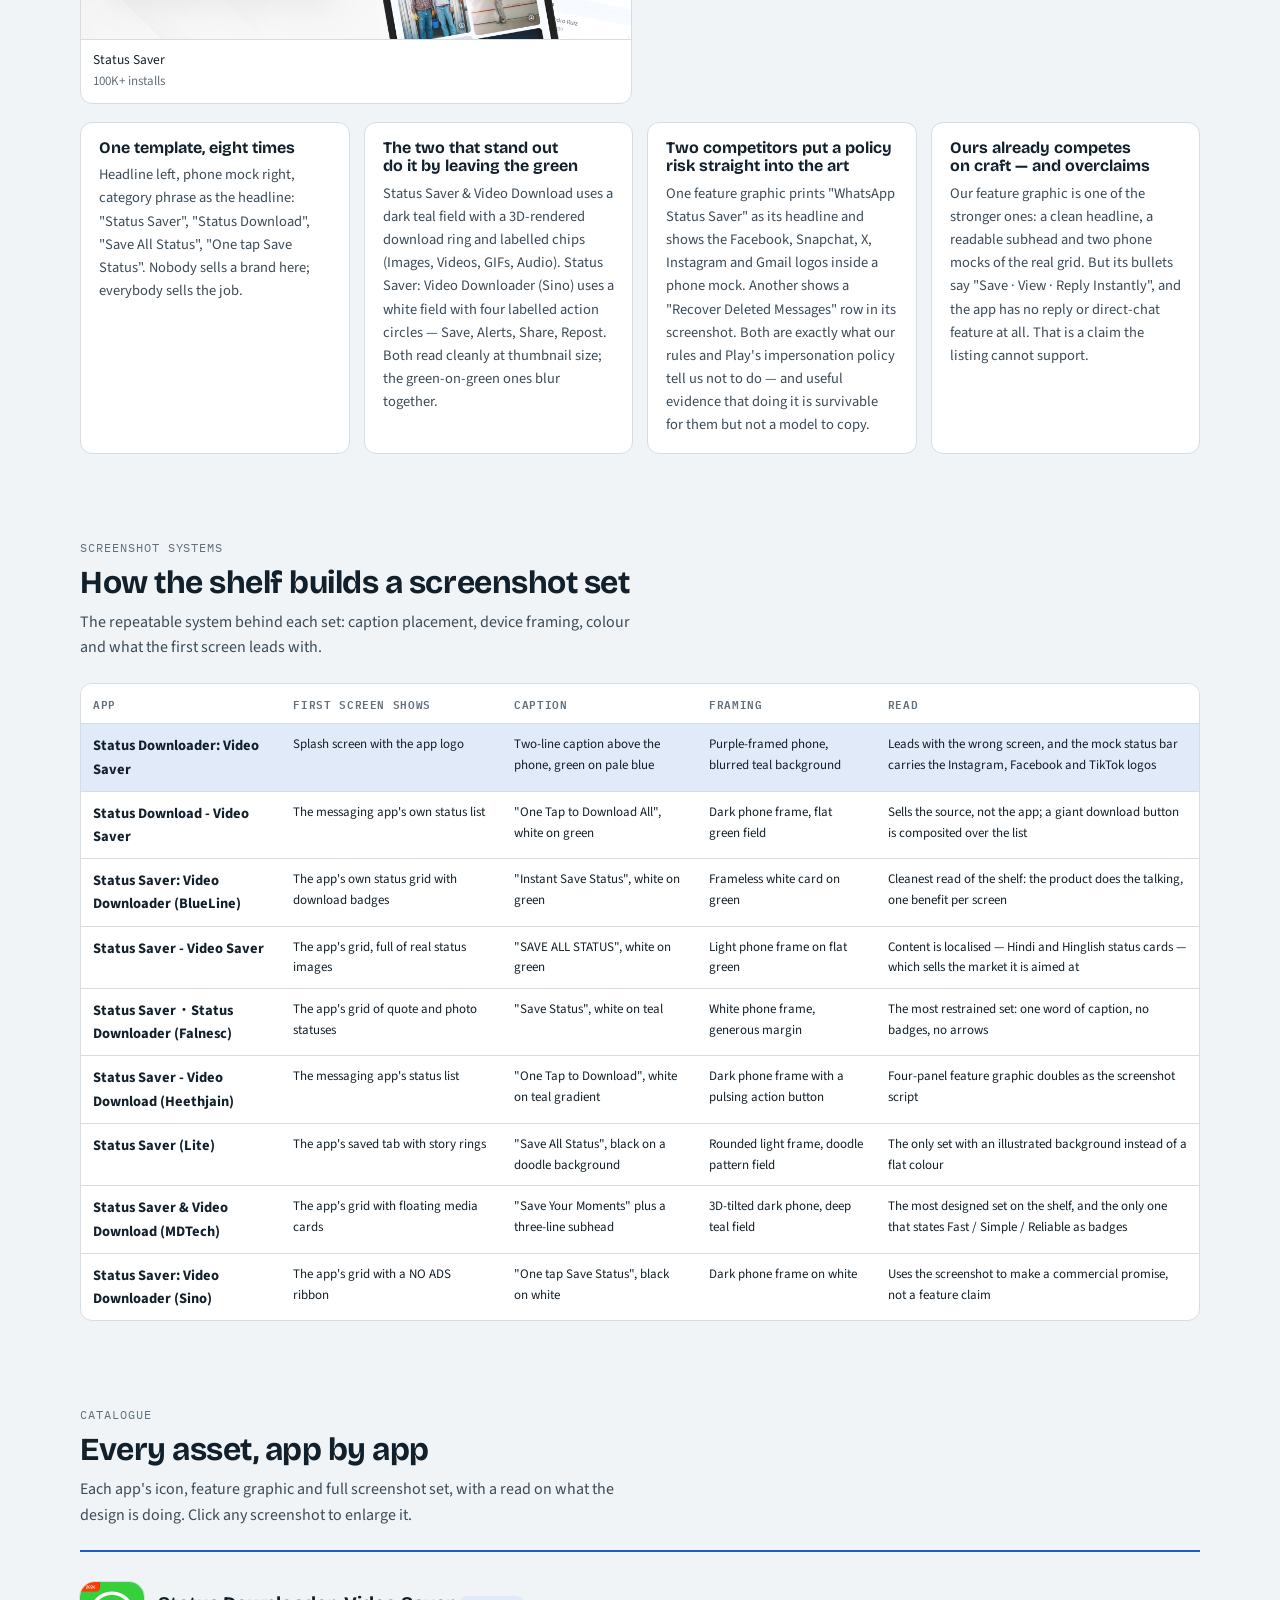
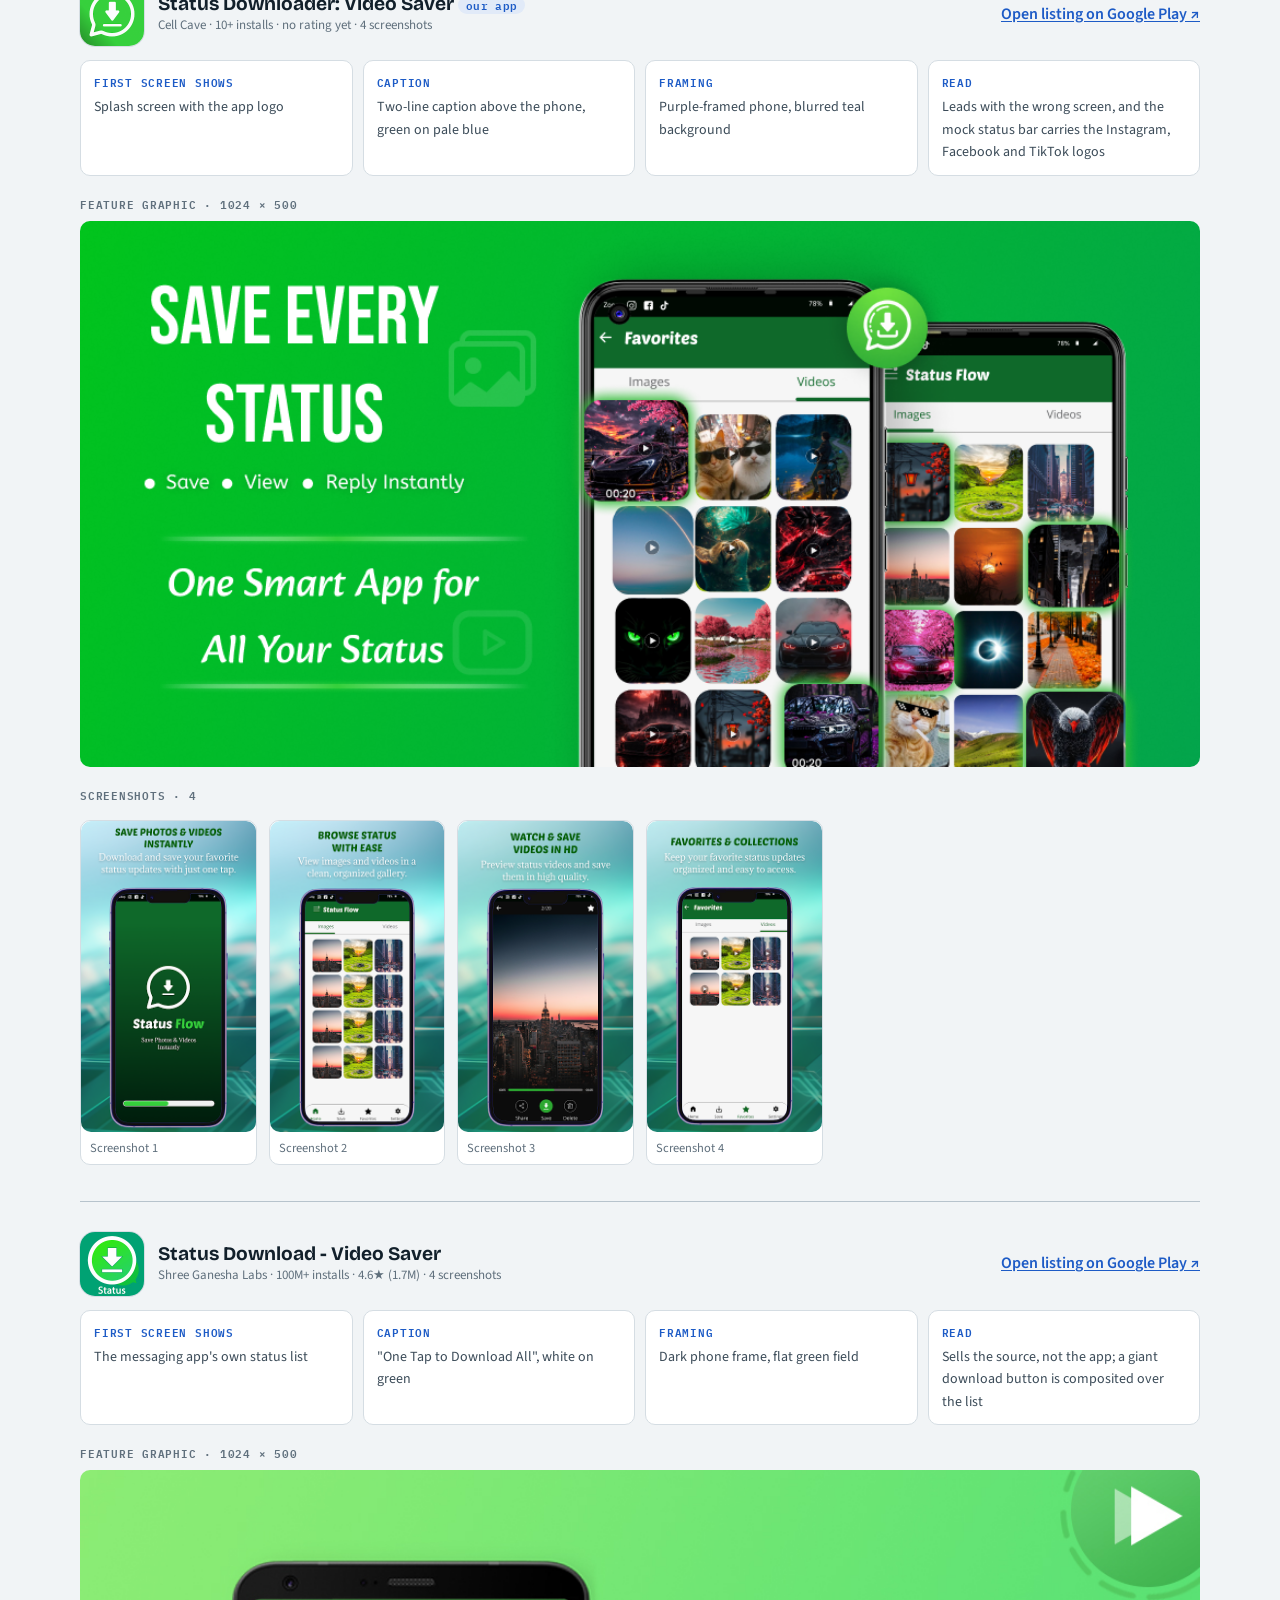
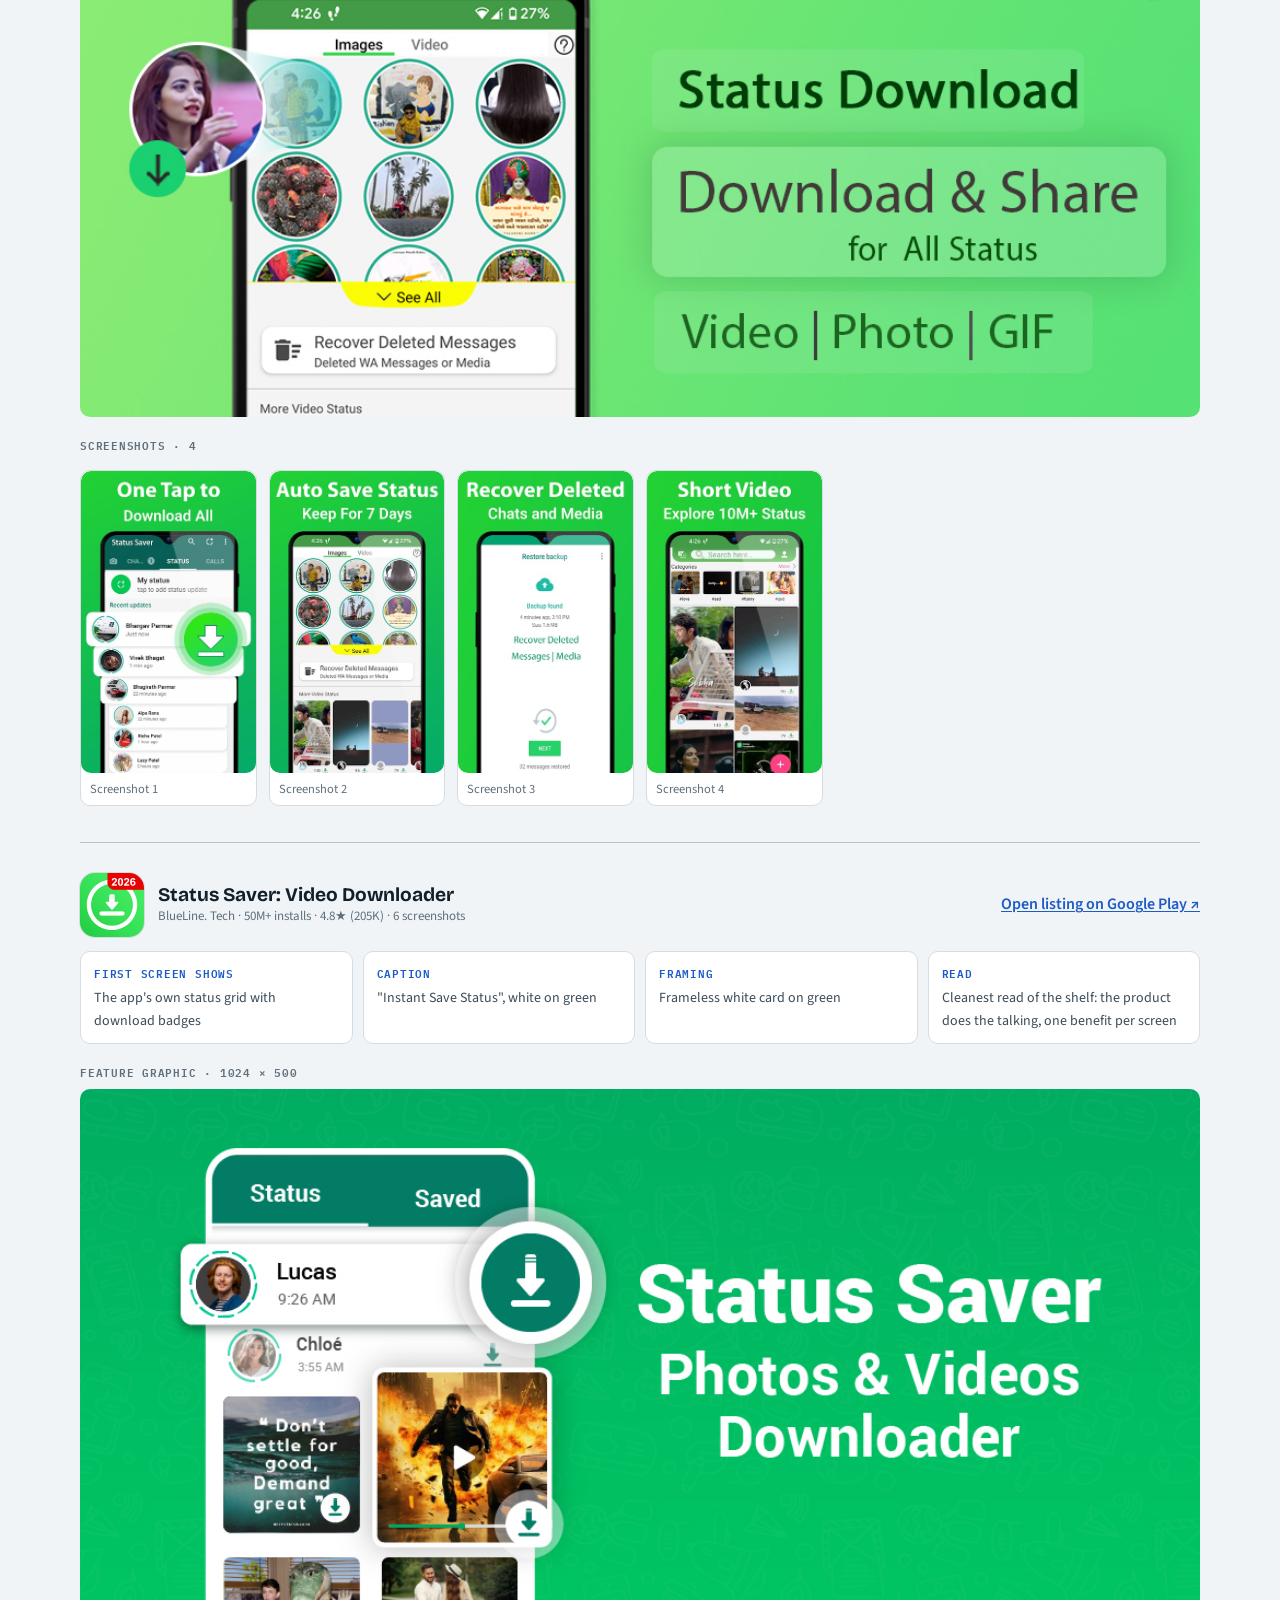
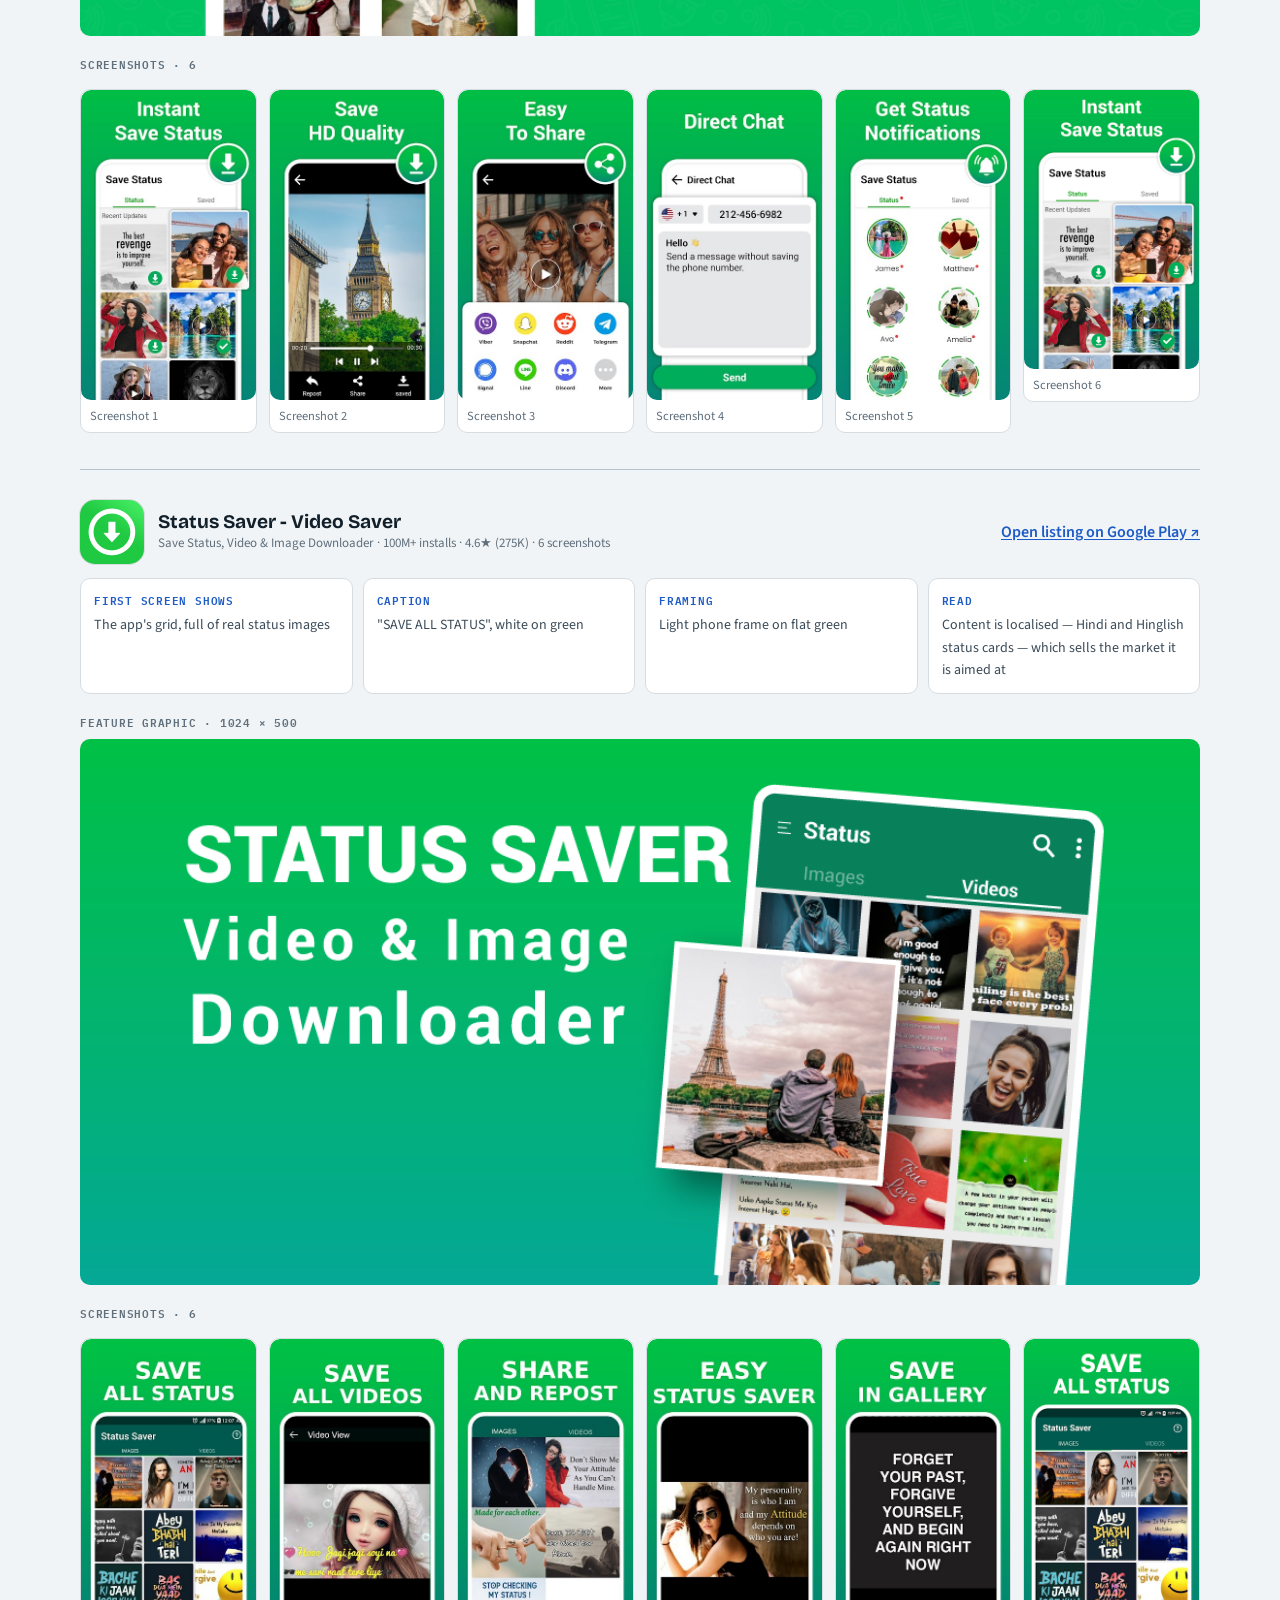
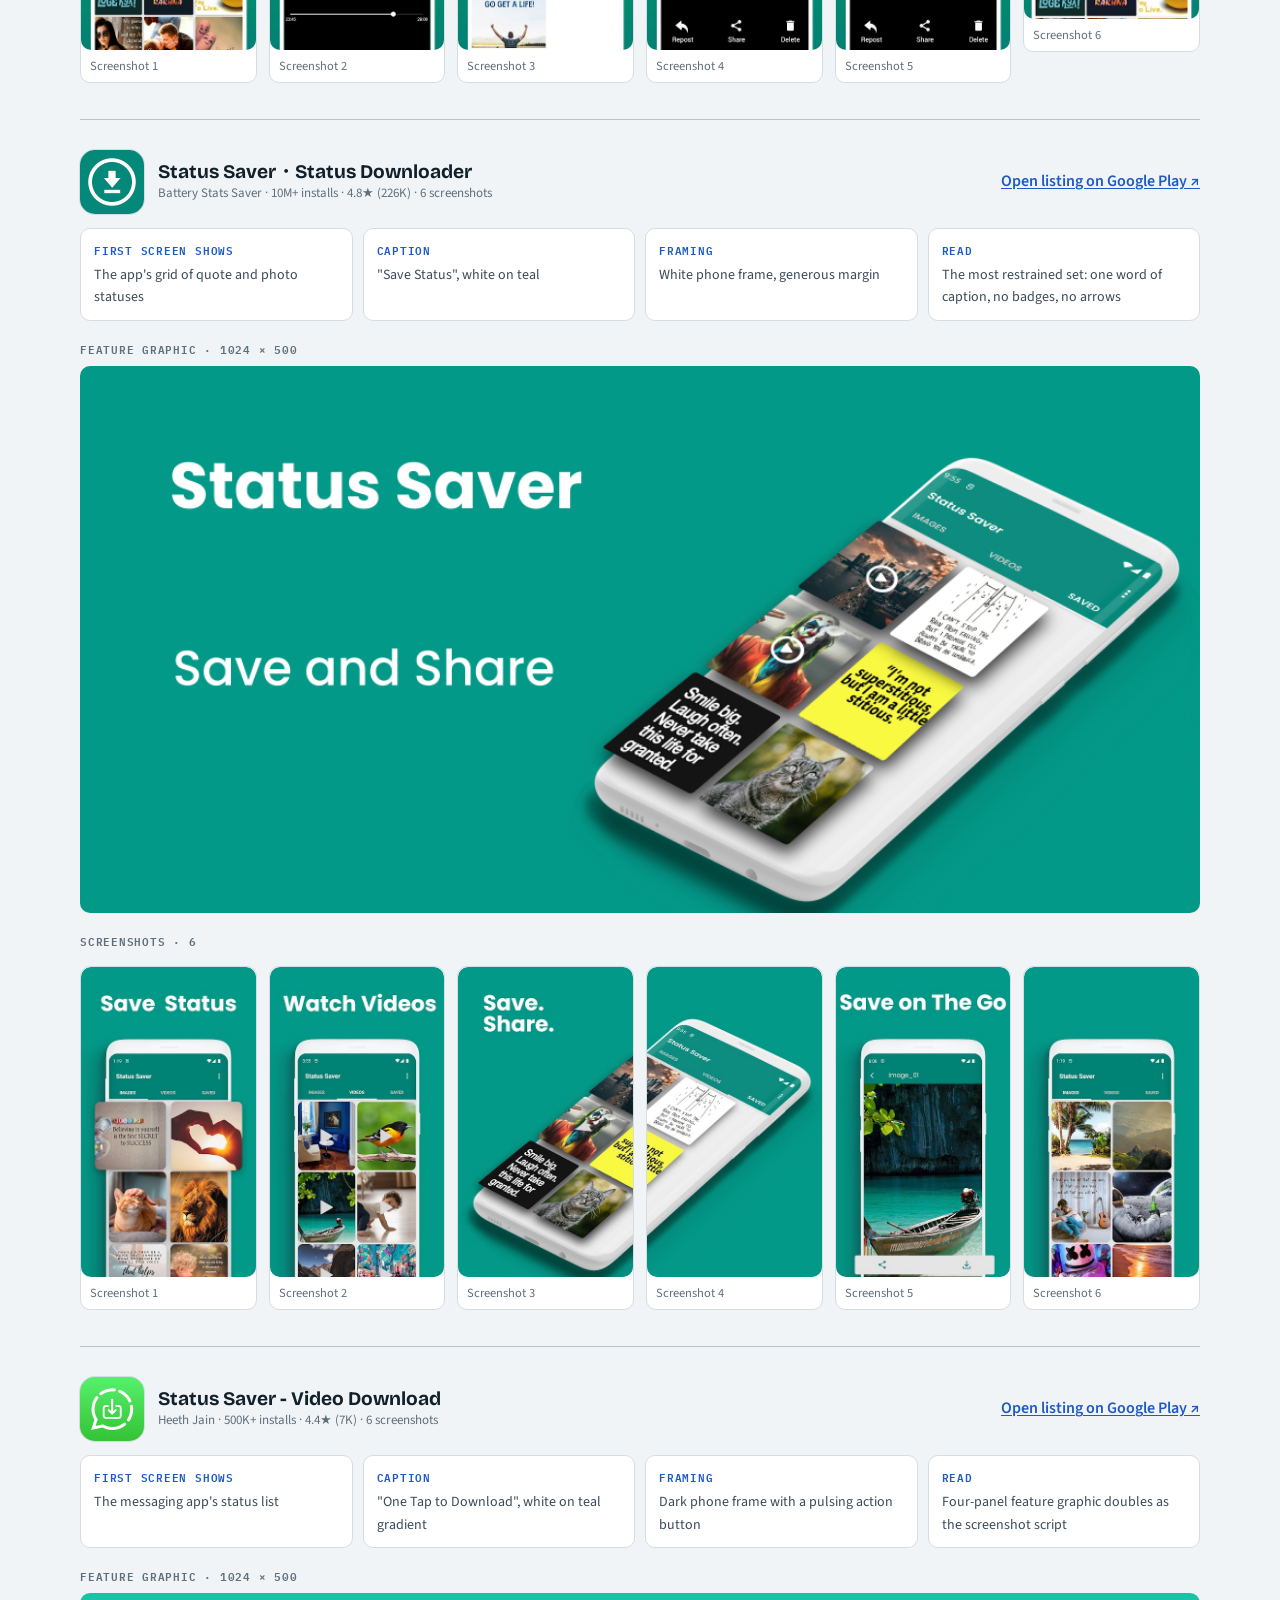
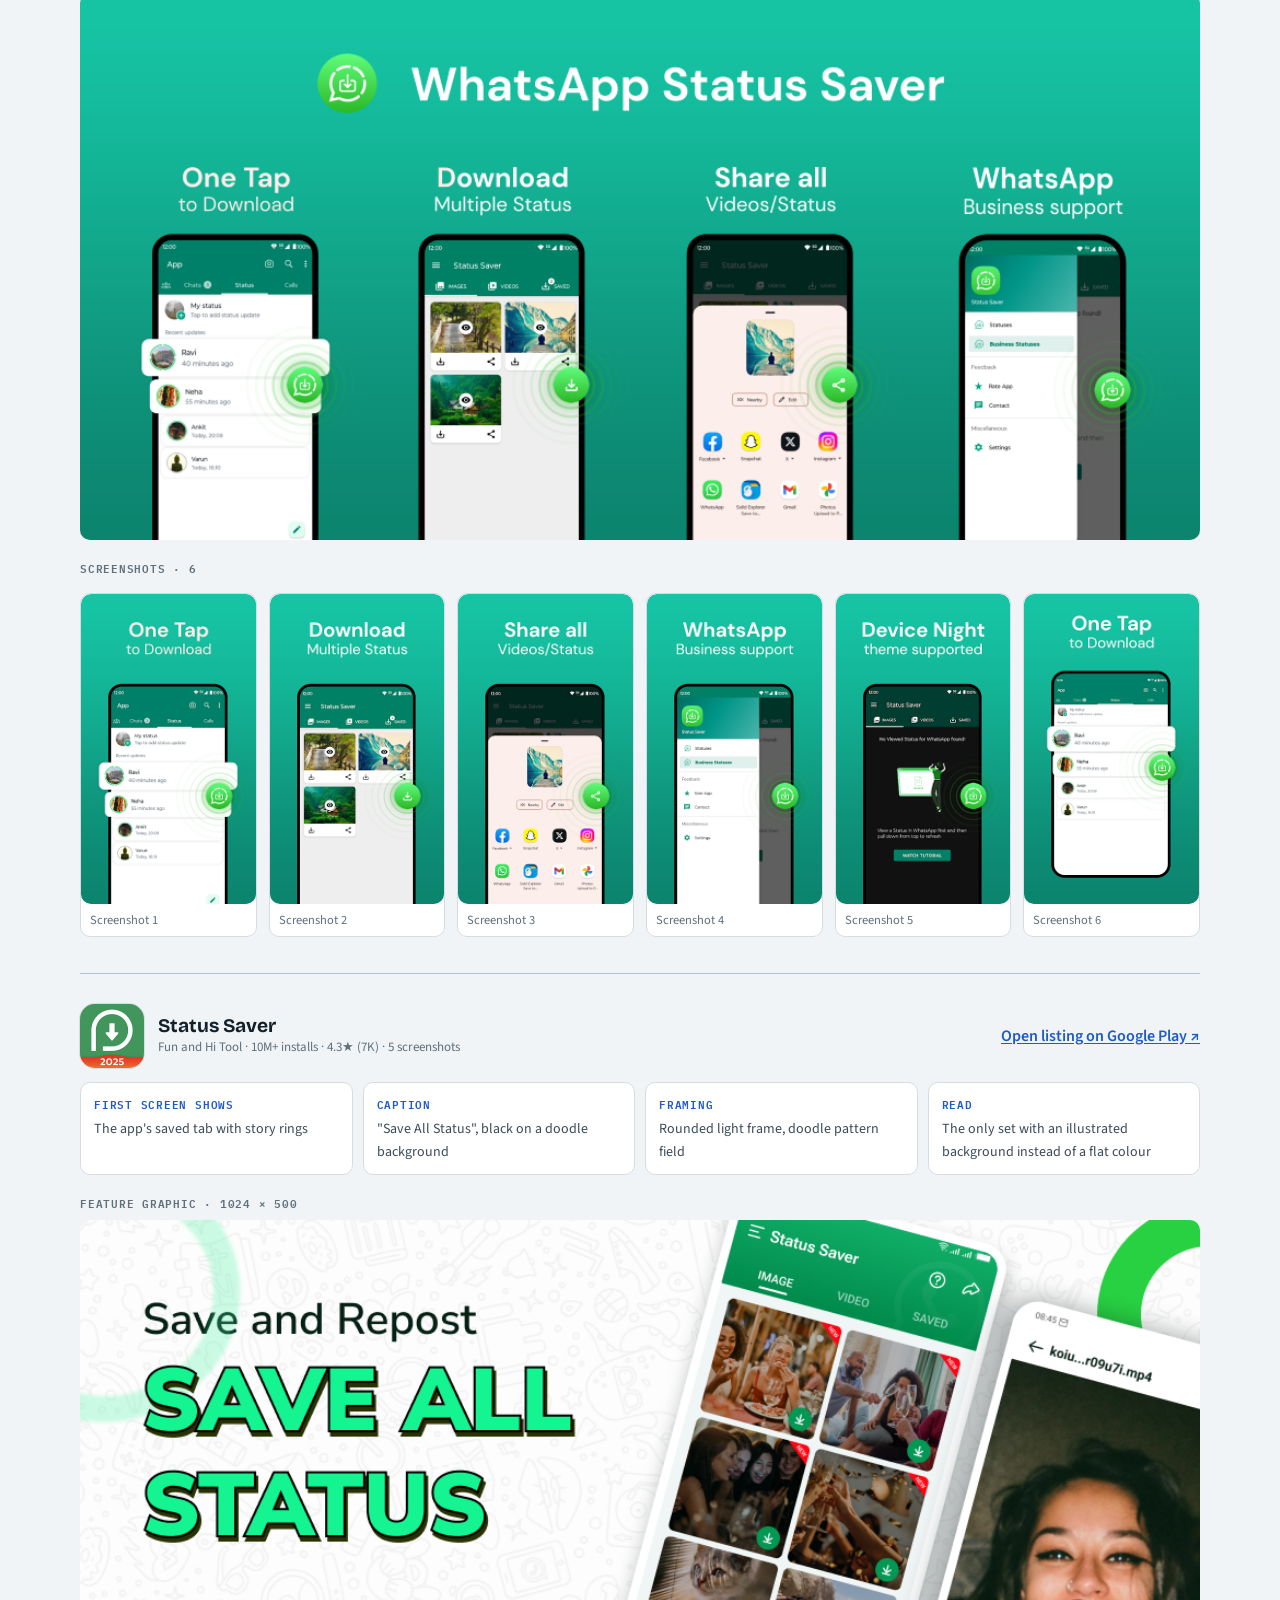
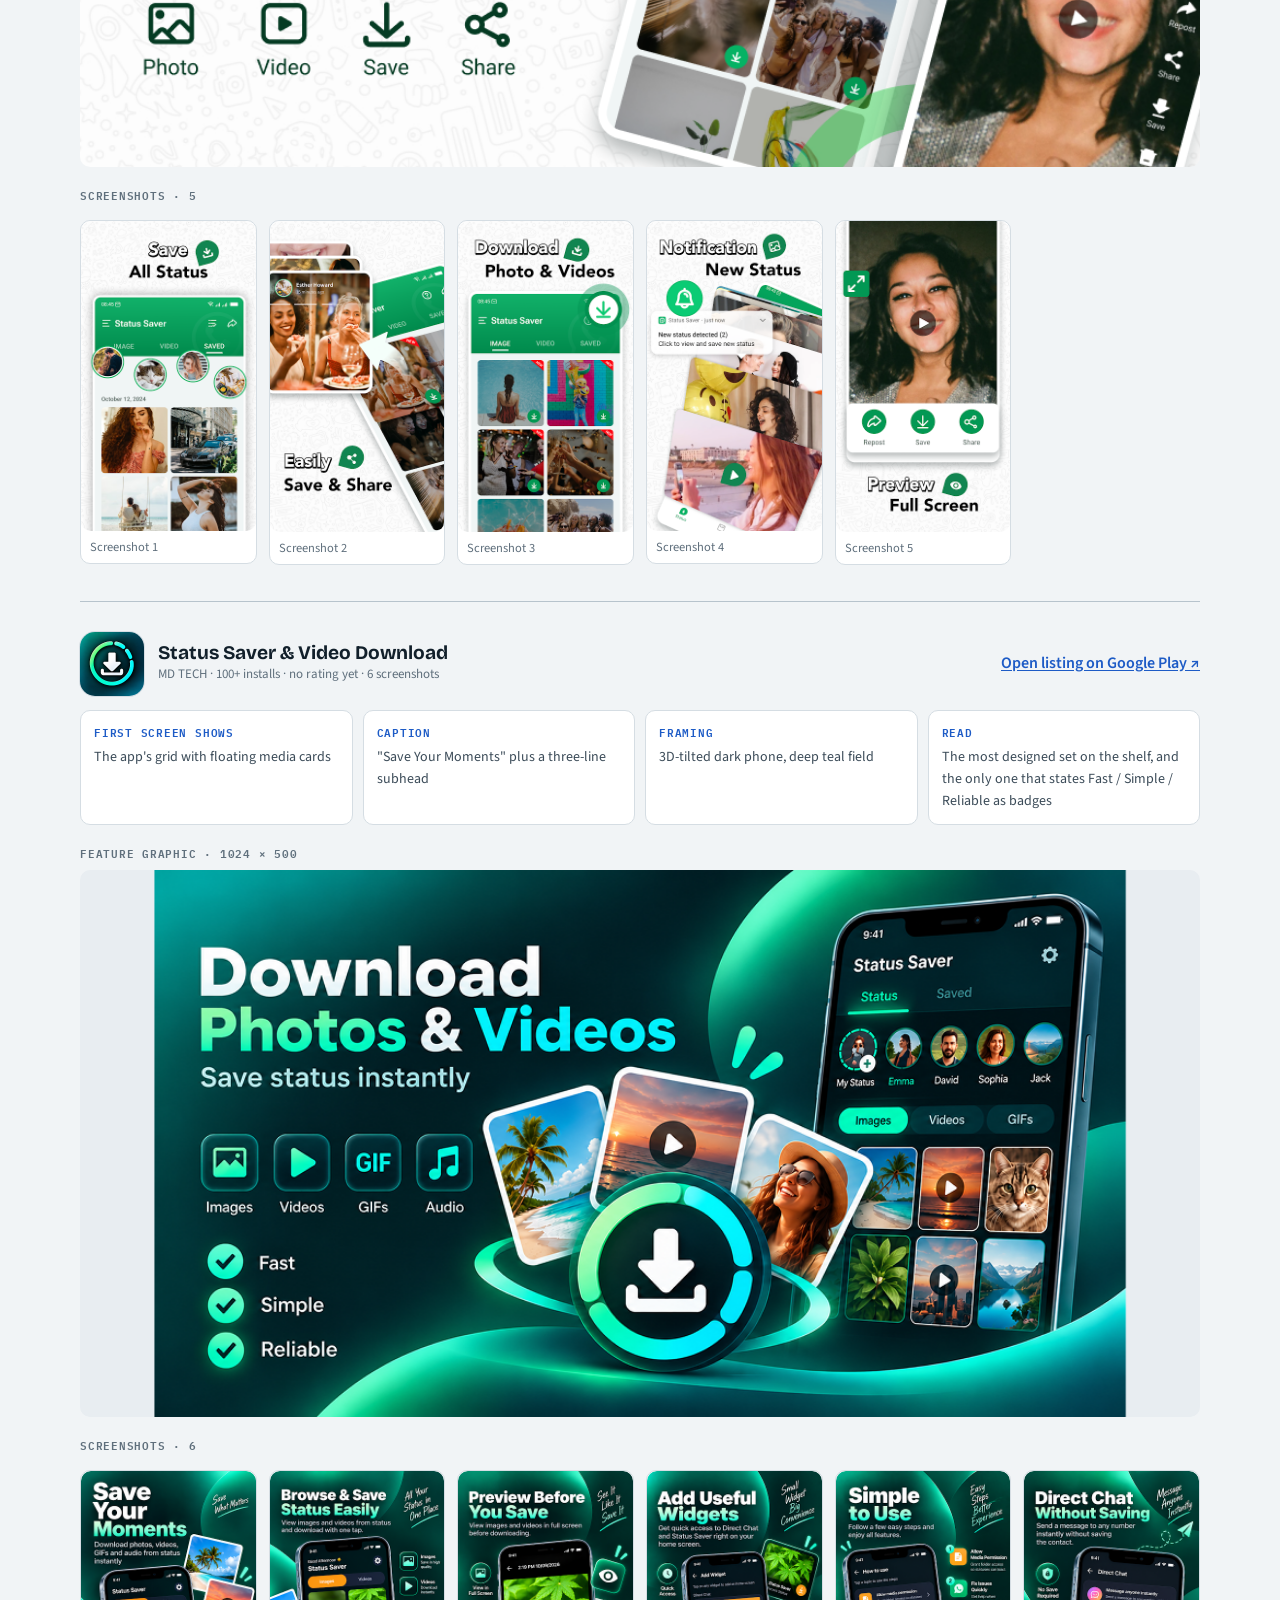
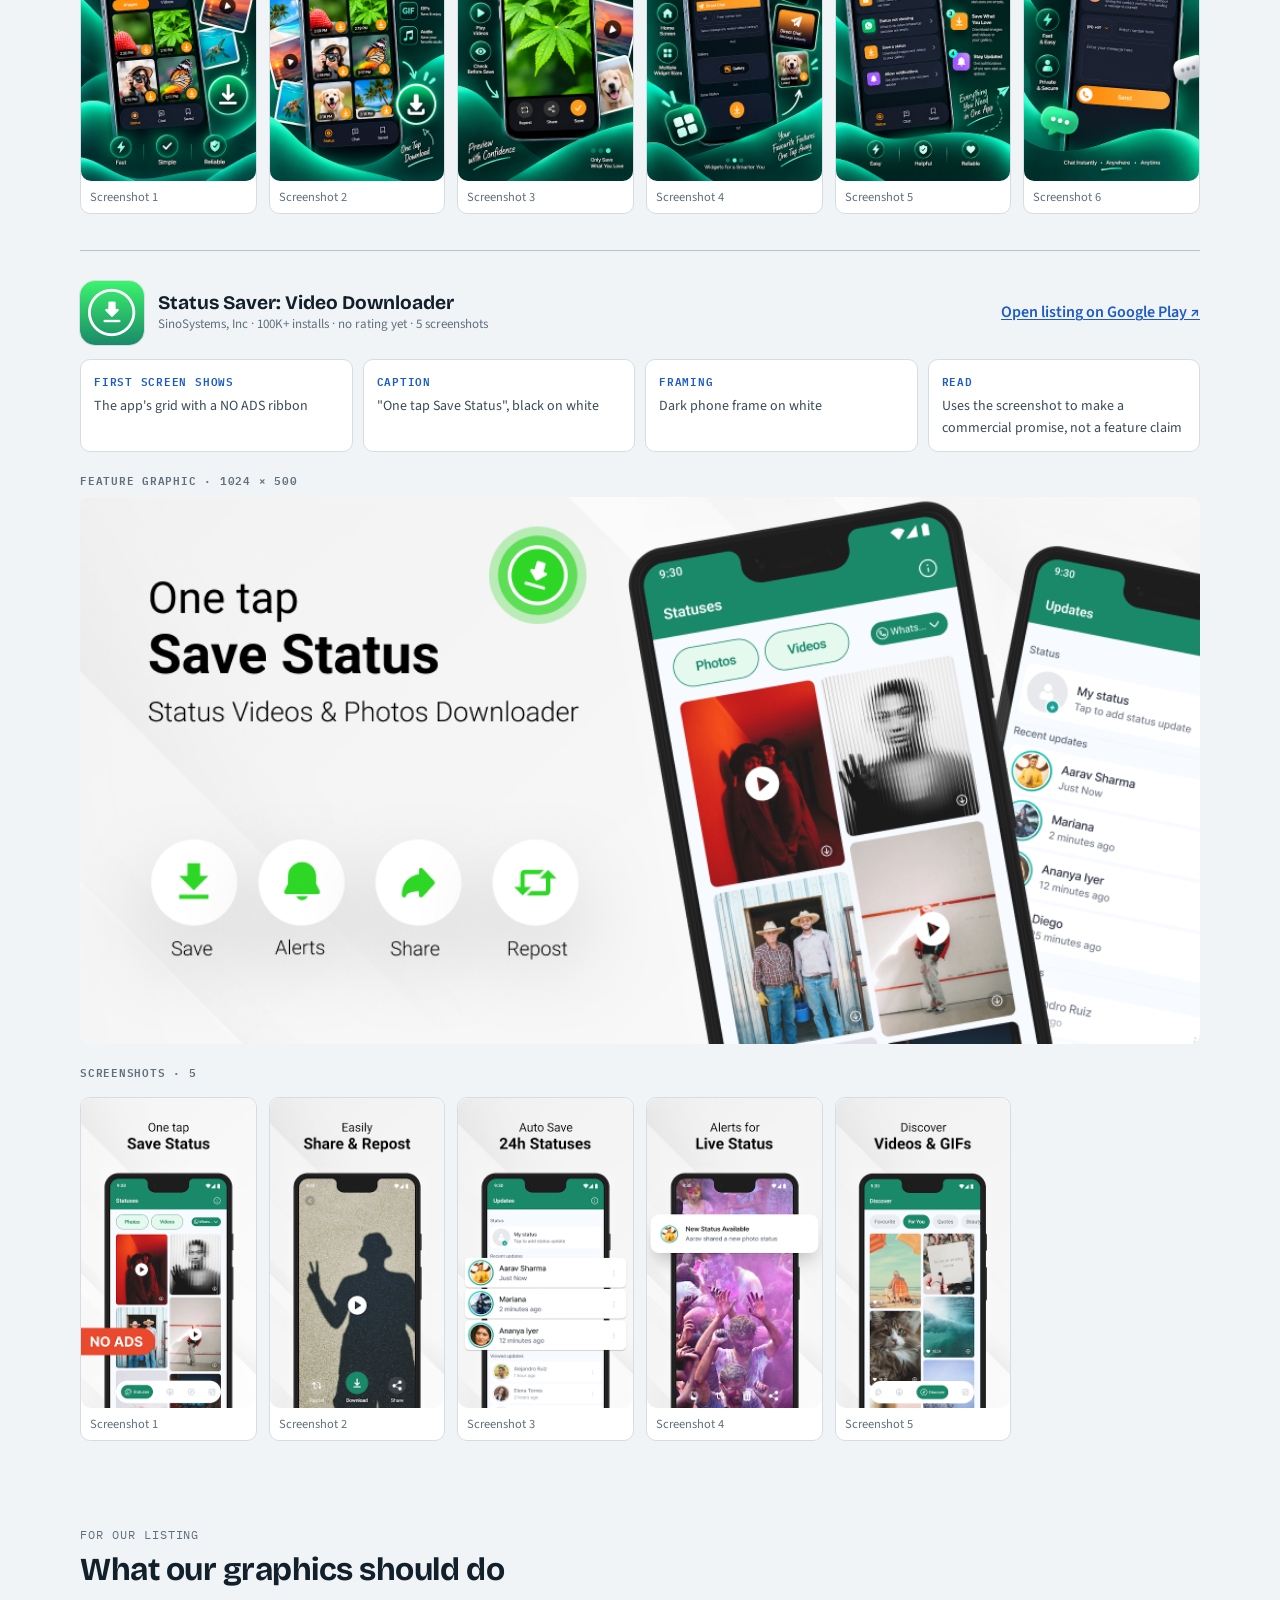
<file: tabs/05-competitors-graphics/index.html>
<!doctype html>
<html lang="en">
<head>
<meta charset="utf-8">
<meta name="viewport" content="width=device-width,initial-scale=1">
<meta name="robots" content="noindex">
<title>Competitor’s Graphics · Status Saver App</title>
<meta name="description" content="Every store graphic the status savers that hold the Google Play shelf are running: icons, feature graphics and screenshot systems, with what each one does and what ours should take from it.">
<link rel="preconnect" href="https://fonts.googleapis.com">
<link rel="preconnect" href="https://fonts.gstatic.com" crossorigin>
<link rel="stylesheet" href="https://fonts.googleapis.com/css2?family=Bricolage+Grotesque:opsz,wght@12..96,500;12..96,700;12..96,800&family=IBM+Plex+Mono:wght@400;500;600&family=Source+Sans+3:ital,wght@0,400;0,600;0,700;1,400&display=swap">
<link rel="stylesheet" href="../../assets/site.css">
</head>
<body data-page="graphics">

<nav class="bar" aria-label="Tabs, sections and controls" id="bar">
  <div class="wrap bar-top">
    <div class="tabs" id="site-tabs" aria-label="Tabs"></div>
  </div>
  <div class="wrap bar-sections" aria-label="Sections">
    <div class="jump" id="jump-graphics">
      <a href="#icons">Icons</a><a href="#features">Feature graphics</a><a href="#systems">Screenshot systems</a><a href="#apps">App by app</a><a href="#ours">What ours should do</a>
    </div>
  </div>
</nav>
<script src="../../assets/nav.js"></script>

<header class="masthead wrap">
  <p class="eyebrow">Store graphics · status savers · read from Google Play</p>
  <h1>Competitor’s Graphics</h1>
  <p class="lede">The icons, feature graphics and screenshots the shelf holders are running right now, saved from their live listings. This is the visual shelf our icon has to stand next to in a search result, so the patterns here are the ones a buyer's eye is already trained on.</p>
  <div class="chips" id="chips"></div>
</header>

<main class="wrap doc">

  <section id="icons">
    <div class="sec-head">
      <p class="kicker">Icons</p>
      <h2>Every icon side by side</h2>
      <p class="sub">How the shelf looks in a result list. Hover an icon for the app and its installs.</p>
    </div>
    <div class="iconwall" id="iconwall"></div>
    <div class="insights" id="icon-read"></div>
  </section>

  <section id="features">
    <div class="sec-head">
      <p class="kicker">Feature graphics</p>
      <h2>Every feature graphic</h2>
      <p class="sub">The 1024 × 500 banner at the top of each listing — the one asset our app does not have yet.</p>
    </div>
    <div class="fg-grid" id="fg-grid"></div>
    <div class="insights" id="fg-read"></div>
  </section>

  <section id="systems">
    <div class="sec-head">
      <p class="kicker">Screenshot systems</p>
      <h2>How the shelf builds a screenshot set</h2>
      <p class="sub">The repeatable system behind each set: caption placement, device framing, colour and what the first screen leads with.</p>
    </div>
    <div class="tscroll"><table id="sys-table"></table></div>
  </section>

  <section id="apps">
    <div class="sec-head">
      <p class="kicker">Catalogue</p>
      <h2>Every asset, app by app</h2>
      <p class="sub">Each app's icon, feature graphic and full screenshot set, with a read on what the design is doing. Click any screenshot to enlarge it.</p>
    </div>
    <div id="app-catalogue"></div>
  </section>

  <section id="ours">
    <div class="sec-head">
      <p class="kicker">For our listing</p>
      <h2>What our graphics should do</h2>
      <p class="sub">What to copy, what to avoid, and what our listing is missing today.</p>
    </div>
    <div class="checks" id="ours-graphics"></div>
  </section>

</main>

<footer class="wrap foot" id="foot"></footer>
<div id="tip" class="tt" role="status" aria-live="polite"></div>
<dialog class="lb" id="lb" aria-label="Image viewer">
  <div class="lb-in" id="lb-in">
    <img id="lb-img" alt="">
    <p class="lb-cap" id="lb-cap"></p>
    <button type="button" class="lb-btn lb-close" id="lb-close" aria-label="Close viewer">✕</button>
  </div>
</dialog>

<script src="../../assets/data.js"></script>
<script src="../../assets/app.js"></script>
</body>
</html>
</file>
<file: assets/bar.css>
/* The shared tab bar, for tab pages that bring their own styles (for example a Claude artifact) instead of site.css.
   Every rule is scoped to #bar and uses its own colour tokens, so it cannot clash with the page's CSS, and the page's CSS cannot reach it. */
#bar{
  --bar-ground:#F1F4F6; --bar-surface:#FFFFFF; --bar-sunk:#E8EDF1;
  --bar-ink:#12202B; --bar-ink-2:#3B4B58; --bar-muted:#5F6F7C; --bar-line:#D5DDE3;
  --bar-accent:#1D5BC6; --bar-accent-ink:#FFFFFF;
  position:sticky; top:0; z-index:20; margin:0; padding:0; height:auto; min-width:0; border-radius:0;
  background:var(--bar-ground); background:color-mix(in srgb, var(--bar-ground) 88%, transparent);
  backdrop-filter:blur(8px); -webkit-backdrop-filter:blur(8px); border-bottom:1px solid var(--bar-line);
  font:400 16px/1.6 "Source Sans 3",system-ui,-apple-system,"Segoe UI",sans-serif; color:var(--bar-ink);
}
@media (prefers-color-scheme: dark){
  :root:not([data-theme="light"]) #bar{
    --bar-ground:#0B1117; --bar-surface:#111A22; --bar-sunk:#0D151C;
    --bar-ink:#E2EAF0; --bar-ink-2:#B6C3CD; --bar-muted:#8C9CA8; --bar-line:#223039;
    --bar-accent:#6FA8F6; --bar-accent-ink:#08121C;
  }
}
:root[data-theme="dark"] #bar{
  --bar-ground:#0B1117; --bar-surface:#111A22; --bar-sunk:#0D151C;
  --bar-ink:#E2EAF0; --bar-ink-2:#B6C3CD; --bar-muted:#8C9CA8; --bar-line:#223039;
  --bar-accent:#6FA8F6; --bar-accent-ink:#08121C;
}
#bar *{box-sizing:border-box}
#bar .wrap{max-width:1160px; margin:0 auto; padding:0 20px; display:flex; flex-direction:row; align-items:center; gap:12px}
#bar .bar-top{min-height:54px; padding-block:8px}
#bar .bar-sections{min-height:38px; padding-block:4px; border-top:1px solid var(--bar-line); gap:0}
#bar .tabs{display:flex; gap:2px; background:var(--bar-sunk); border:1px solid var(--bar-line); border-radius:9px; padding:3px; flex:1 1 auto; min-width:0; overflow-x:auto; scrollbar-width:none}
#bar .tabs::-webkit-scrollbar{display:none}
#bar .tabs a{font:600 14px/1 "Source Sans 3",system-ui,sans-serif; color:var(--bar-ink-2); padding:9px 13px; border-radius:6px; white-space:nowrap; text-decoration:none}
#bar .tabs a[aria-current="page"]{background:var(--bar-accent); color:var(--bar-accent-ink)}
#bar .tabs a:hover:not([aria-current="page"]){color:var(--bar-ink); background:var(--bar-surface)}
#bar .tabs a.ext{color:var(--bar-muted); font-weight:500; margin-left:auto}
/* A { section: '<name>' } line in nav.js draws this label, then the tabs that belong to it. */
#bar .tabs .grp{display:inline-flex; align-items:center; align-self:stretch; margin-left:7px; padding:0 10px 0 12px; border-left:1px solid var(--bar-line); font:600 11px/1 "IBM Plex Mono",ui-monospace,Consolas,monospace; letter-spacing:.08em; text-transform:uppercase; color:var(--bar-muted); white-space:nowrap}
#bar .jump{display:flex; gap:2px; overflow-x:auto; flex:1 1 auto; scrollbar-width:none; min-width:0}
#bar .jump::-webkit-scrollbar{display:none}
#bar .jump a{white-space:nowrap; font-size:14px; line-height:1.6; color:var(--bar-ink-2); text-decoration:none; padding:6px 9px; border-radius:6px}
#bar .jump a:hover{background:var(--bar-sunk); color:var(--bar-ink)}
#bar a:focus-visible{outline:2px solid var(--bar-accent); outline-offset:2px}
html{scroll-padding-top:116px}
</file>
<file: assets/site.css>
/* Shared styles for every tab page. */
img{max-width:100%}
:root{
    color-scheme: light;
    --ground:#F1F4F6; --surface:#FFFFFF; --sunk:#E8EDF1;
    --ink:#12202B; --ink-2:#3B4B58; --muted:#5F6F7C; --line:#D5DDE3; --line-strong:#B7C3CC;
    --accent:#1D5BC6; --accent-ink:#FFFFFF; --accent-soft:#E1EAF8;
    --good:#16784A; --good-soft:#DCF0E5; --warn:#94520A; --warn-soft:#F5E9D6; --risk:#AB3636; --risk-soft:#F6E1E1;
    --s-comp:#eb6834; --s-niche:#2a78d6; --s-adj:#86b6ef; --s-brand:#45515B; --s-off:#D3DAE0;
    --rk1:#184f95; --rk1-ink:#FFFFFF; --rk2:#2a78d6; --rk2-ink:#FFFFFF; --rk3:#5598e7; --rk3-ink:#0B1D33; --rk4:#86b6ef; --rk4-ink:#0B1D33;
    --tip:#12202B; --tip-ink:#F1F4F6;
    --display:"Bricolage Grotesque","Source Sans 3",system-ui,sans-serif;
    --body:"Source Sans 3",system-ui,-apple-system,"Segoe UI",sans-serif;
    --mono:"IBM Plex Mono",ui-monospace,"Cascadia Mono",Consolas,monospace;
  }
  @media (prefers-color-scheme: dark){
    :root:not([data-theme="light"]){
      color-scheme: dark;
      --ground:#0B1117; --surface:#111A22; --sunk:#0D151C;
      --ink:#E2EAF0; --ink-2:#B6C3CD; --muted:#8C9CA8; --line:#223039; --line-strong:#344450;
      --accent:#6FA8F6; --accent-ink:#08121C; --accent-soft:#15253A;
      --good:#52C48E; --good-soft:#11281E; --warn:#E3A45F; --warn-soft:#2E2213; --risk:#EE8C8C; --risk-soft:#301818;
      --s-comp:#d95926; --s-niche:#3987e5; --s-adj:#1c5cab; --s-brand:#A3B0BB; --s-off:#2B3844;
      --rk1:#9ec5f4; --rk1-ink:#0B1622; --rk2:#5598e7; --rk2-ink:#0B1622; --rk3:#256abf; --rk3-ink:#FFFFFF; --rk4:#184f95; --rk4-ink:#FFFFFF;
      --tip:#E2EAF0; --tip-ink:#0B1117;
    }
  }
  :root[data-theme="dark"]{
    color-scheme: dark;
    --ground:#0B1117; --surface:#111A22; --sunk:#0D151C;
    --ink:#E2EAF0; --ink-2:#B6C3CD; --muted:#8C9CA8; --line:#223039; --line-strong:#344450;
    --accent:#6FA8F6; --accent-ink:#08121C; --accent-soft:#15253A;
    --good:#52C48E; --good-soft:#11281E; --warn:#E3A45F; --warn-soft:#2E2213; --risk:#EE8C8C; --risk-soft:#301818;
    --s-comp:#d95926; --s-niche:#3987e5; --s-adj:#1c5cab; --s-brand:#A3B0BB; --s-off:#2B3844;
    --rk1:#9ec5f4; --rk1-ink:#0B1622; --rk2:#5598e7; --rk2-ink:#0B1622; --rk3:#256abf; --rk3-ink:#FFFFFF; --rk4:#184f95; --rk4-ink:#FFFFFF;
    --tip:#E2EAF0; --tip-ink:#0B1117;
  }

  *{box-sizing:border-box}
  body{margin:0; background:var(--ground); color:var(--ink); font-family:var(--body); font-size:16px; line-height:1.6; -webkit-font-smoothing:antialiased}
  a{color:var(--accent); text-underline-offset:2px}
  :focus-visible{outline:2px solid var(--accent); outline-offset:2px; border-radius:3px}
  h1,h2,h3,h4{font-family:var(--display); margin:0; line-height:1.15; text-wrap:balance}
  p{margin:0}
  code,.mono{font-family:var(--mono); font-size:.86em}
  .wrap{max-width:1160px; margin:0 auto; padding-inline:20px}
  .prose{max-width:68ch}

  /* ---------- masthead ---------- */
  .masthead{padding-block:56px 40px}
  .eyebrow{font-family:var(--mono); font-size:12px; letter-spacing:.08em; text-transform:uppercase; color:var(--muted); display:flex; flex-wrap:wrap; gap:6px 14px}
  .eyebrow b{color:var(--accent); font-weight:600}
  h1{font-size:clamp(2.4rem,5.4vw,3.7rem); font-weight:800; letter-spacing:-.025em; margin-top:14px}
  .lede{font-size:1.2rem; color:var(--ink-2); margin-top:16px; max-width:62ch; line-height:1.5}
  .chips{display:flex; flex-wrap:wrap; gap:8px; margin-top:22px}
  .chip{font-family:var(--mono); font-size:12.5px; padding:4px 11px; border:1px solid var(--line); border-radius:999px; background:var(--surface); color:var(--ink-2); font-variant-numeric:tabular-nums}

  .verdict{margin-top:34px; display:grid; grid-template-columns:minmax(0,1.05fr) minmax(0,1fr); gap:28px; align-items:start}
  .verdict-main{background:var(--surface); border:1px solid var(--line); border-radius:12px; padding:24px 26px}
  .verdict-main .tag{font-family:var(--mono); font-size:11.5px; letter-spacing:.08em; text-transform:uppercase; color:var(--accent); margin-bottom:10px}
  .verdict-main p{font-size:1.06rem}
  .verdict-main strong{color:var(--ink)}
  .refresh h3{font-size:1.05rem; font-weight:700; margin-bottom:10px}
  .refresh ol{margin:0; padding:0; list-style:none; display:flex; flex-direction:column; gap:12px; counter-reset:f}
  .refresh li{padding-left:34px; position:relative; color:var(--ink-2)}
  .refresh li::before{counter-increment:f; content:counter(f); position:absolute; left:0; top:1px; width:22px; height:22px; border-radius:6px; background:var(--accent-soft); color:var(--accent); font:600 12px/22px var(--mono); text-align:center}
  .refresh li strong{color:var(--ink)}
  @media (max-width:860px){ .verdict{grid-template-columns:1fr} }

  .tiles{display:grid; grid-template-columns:repeat(4,minmax(0,1fr)); gap:1px; margin-top:30px; background:var(--line); border:1px solid var(--line); border-radius:12px; overflow:hidden}
  .tile{background:var(--surface); padding:16px 18px}
  .tile .n{font-family:var(--display); font-weight:700; font-size:2rem; letter-spacing:-.02em; line-height:1.1}
  .tile .n small{font-size:1rem; color:var(--muted); font-weight:500}
  .tile .l{font-size:.9rem; color:var(--muted); margin-top:4px; line-height:1.35}
  @media (max-width:820px){ .tiles{grid-template-columns:repeat(2,minmax(0,1fr))} }

  /* ---------- sticky bar ---------- */
  .bar{position:sticky; top:0; z-index:20; background:var(--ground); background:color-mix(in srgb, var(--ground) 88%, transparent); backdrop-filter:blur(8px); -webkit-backdrop-filter:blur(8px); border-bottom:1px solid var(--line)}
  .bar-top{display:flex; align-items:center; gap:12px; min-height:54px; padding-block:8px}
  .bar-sections{display:flex; align-items:center; min-height:38px; padding-block:4px; border-top:1px solid var(--line)}
  .jump{display:flex; gap:2px; overflow-x:auto; flex:1 1 auto; scrollbar-width:none; min-width:0}
  .jump::-webkit-scrollbar{display:none}
  .jump a{white-space:nowrap; font-size:14px; color:var(--ink-2); text-decoration:none; padding:6px 9px; border-radius:6px}
  .jump a:hover{background:var(--sunk); color:var(--ink)}
  .mk{display:flex; align-items:center; gap:10px; margin-left:auto; flex:none}
  .mk-label{font-size:13px; color:var(--muted)}
  .seg{display:inline-flex; background:var(--sunk); border:1px solid var(--line); border-radius:9px; padding:3px; gap:2px}
  .seg button{font:600 13px/1 var(--mono); letter-spacing:.04em; border:0; background:transparent; color:var(--ink-2); padding:8px 11px; border-radius:6px; cursor:pointer}
  .seg button[aria-pressed="true"]{background:var(--surface); color:var(--ink); box-shadow:0 1px 2px rgba(10,20,30,.12), 0 0 0 1px var(--line)}
  .seg button:hover:not([aria-pressed="true"]){color:var(--ink)}

  /* ---------- sections ---------- */
  .doc{display:flex; flex-direction:column; gap:84px; padding-block:56px 40px}
  .sec-head{display:flex; flex-direction:column; gap:8px; margin-bottom:22px}
  .kicker{font-family:var(--mono); font-size:12px; letter-spacing:.08em; text-transform:uppercase; color:var(--muted)}
  .kicker .scope{color:var(--accent); font-weight:600}
  h2{font-size:clamp(1.55rem,2.6vw,2rem); font-weight:700; letter-spacing:-.015em}
  .sub{color:var(--ink-2); max-width:70ch}
  h3{font-size:1.12rem; font-weight:700}

  .panel{background:var(--surface); border:1px solid var(--line); border-radius:12px}
  .tscroll{overflow-x:auto; background:var(--surface); border:1px solid var(--line); border-radius:12px}
  table{border-collapse:collapse; width:100%; font-size:14.5px}
  th{font-family:var(--mono); font-size:11px; font-weight:600; letter-spacing:.06em; text-transform:uppercase; color:var(--muted); text-align:left; padding:11px 12px; border-bottom:1px solid var(--line); white-space:nowrap; vertical-align:bottom; background:var(--surface)}
  td{padding:10px 12px; border-bottom:1px solid var(--line); vertical-align:top}
  tbody tr:last-child td{border-bottom:0}
  .num{font-variant-numeric:tabular-nums; white-space:nowrap}
  .kw{font-family:var(--mono); font-size:13px; color:var(--ink)}
  .muted{color:var(--muted)}
  .small{font-size:13px}
  .nowrap{white-space:nowrap}
  .pill{display:inline-block; font:600 11px/1.5 var(--mono); letter-spacing:.03em; padding:1px 8px; border-radius:999px; white-space:nowrap}
  .p-good{background:var(--good-soft); color:var(--good)}
  .p-warn{background:var(--warn-soft); color:var(--warn)}
  .p-risk{background:var(--risk-soft); color:var(--risk)}
  .p-acc{background:var(--accent-soft); color:var(--accent)}
  .p-mute{background:var(--sunk); color:var(--ink-2)}
  .controls{display:flex; flex-wrap:wrap; align-items:center; gap:10px 16px; margin-bottom:14px}
  .toggle{display:inline-flex; align-items:center; gap:8px; font-size:14px; color:var(--ink-2); cursor:pointer; user-select:none}
  .toggle input{accent-color:var(--accent); width:16px; height:16px}
  .chipset{display:flex; flex-wrap:wrap; gap:6px}
  .chipset button{font:500 13px/1 var(--body); padding:7px 11px; border-radius:999px; border:1px solid var(--line); background:var(--surface); color:var(--ink-2); cursor:pointer}
  .chipset button[aria-pressed="true"]{background:var(--ink); border-color:var(--ink); color:var(--ground)}
  .search{font:14px var(--body); padding:7px 11px; border:1px solid var(--line-strong); border-radius:8px; background:var(--surface); color:var(--ink); min-width:0; width:220px; max-width:100%}
  .note{font-size:14px; color:var(--muted); margin-top:12px; max-width:80ch}
  .legend{display:flex; flex-wrap:wrap; gap:8px 18px; font-size:13px; color:var(--ink-2); margin-bottom:12px}
  .legend span{display:inline-flex; align-items:center; gap:7px}
  .sw{width:14px; height:14px; border-radius:3px; display:inline-block; flex:none}
  .sw.none{background:transparent; box-shadow:inset 0 0 0 1px var(--line-strong)}
  .linkbtn{font:600 14px var(--body); color:var(--accent); background:none; border:0; padding:6px 0; cursor:pointer}

  /* ---------- niche share ---------- */
  .two{display:grid; grid-template-columns:minmax(0,1.5fr) minmax(0,1fr); gap:18px; align-items:start}
  @media (max-width:900px){ .two{grid-template-columns:1fr} }
  .sharebar{display:flex; align-items:center; gap:10px}
  .sharebar .track{flex:1; height:8px; background:var(--sunk); border-radius:4px; overflow:hidden; min-width:60px}
  .sharebar .fill{height:100%; background:var(--s-niche); border-radius:4px}

  /* ---------- competitors ---------- */
  .comp-name{font-weight:700}
  .comp-title{font-family:var(--mono); font-size:12.5px; color:var(--ink-2); margin-top:2px}
  .kwlist{display:flex; flex-wrap:wrap; gap:4px; margin-top:4px}
  .kwlist span{font:12px var(--mono); background:var(--sunk); color:var(--ink-2); padding:0 6px; border-radius:4px}
  .bignum{font-family:var(--display); font-weight:700; font-size:1.25rem; font-variant-numeric:tabular-nums}
  .insights{display:grid; grid-template-columns:repeat(auto-fit,minmax(250px,1fr)); gap:14px; margin-top:18px}
  .insight{background:var(--surface); border:1px solid var(--line); border-radius:12px; padding:16px 18px}
  .insight h3{font-size:1rem; margin-bottom:6px}
  .insight p{font-size:14.5px; color:var(--ink-2)}
  .insight.watch{border-color:var(--s-comp); box-shadow:inset 0 0 0 1px var(--s-comp)}
  .insight .tag{font:600 11px var(--mono); letter-spacing:.07em; text-transform:uppercase; color:var(--muted); margin-bottom:6px}

  /* ---------- rank matrix ---------- */
  .matrix th.ch{white-space:normal; min-width:60px; max-width:76px; font-size:10.5px; line-height:1.25; letter-spacing:.02em; text-transform:none; font-family:var(--body); font-weight:600; color:var(--ink-2)}
  .matrix th.ch.watchcol, .matrix td.watchcol{border-left:1px solid var(--line-strong)}
  .matrix td{padding:5px 6px; vertical-align:middle}
  .matrix td.kwc{padding-left:12px; min-width:180px}
  .matrix .rk{display:block; min-width:34px; text-align:center; font:600 12.5px/26px var(--mono); border-radius:5px; font-variant-numeric:tabular-nums}
  .rk.b1{background:var(--rk1); color:var(--rk1-ink)} .rk.b2{background:var(--rk2); color:var(--rk2-ink)}
  .rk.b3{background:var(--rk3); color:var(--rk3-ink)} .rk.b4{background:var(--rk4); color:var(--rk4-ink)}
  .rk.b0{color:var(--line-strong); font-weight:400}
  .matrix tfoot td{font:600 12.5px var(--mono); text-align:center; background:var(--sunk); border-top:1px solid var(--line-strong)}
  .matrix tfoot td.kwc{text-align:left; font-family:var(--body); font-size:13px; color:var(--ink-2)}

  /* ---------- SERP strips ---------- */
  .strips{background:var(--surface); border:1px solid var(--line); border-radius:12px; padding:8px 16px 12px}
  .strip-ruler, .strip-head{display:grid; grid-template-columns:minmax(180px,260px) minmax(0,1fr); gap:14px; align-items:center}
  .strip-ruler{padding:8px 8px 4px; font:11px var(--mono); color:var(--muted)}
  .slots{display:grid; grid-template-columns:repeat(10,minmax(0,1fr)) 8px repeat(20,minmax(0,1fr)); gap:2px}
  .ruler-slots span{text-align:left; font-variant-numeric:tabular-nums}
  .strip-row{border-top:1px solid var(--line)}
  .strip-row:first-of-type{border-top:0}
  .strip-head{width:100%; background:none; border:0; padding:9px 8px; text-align:left; color:inherit; font:inherit; cursor:pointer; border-radius:8px}
  .strip-head:hover{background:var(--sunk)}
  .strip-kw{display:flex; flex-direction:column; min-width:0}
  .strip-kw .kw{overflow-wrap:anywhere}
  .strip-kw .meta{font-size:12.5px; color:var(--muted)}
  .slot{height:22px; border-radius:3px; position:relative; background:var(--s-off)}
  .slot.gap{background:none}
  .slot.comp{background:var(--s-comp)} .slot.niche{background:var(--s-niche)} .slot.adj{background:var(--s-adj)}
  .slot.brand{background:var(--s-brand)} .slot.off{background:var(--s-off)}
  .slot.none{background:transparent; box-shadow:inset 0 0 0 1px var(--line)}
  .slot.fresh::after{content:""; position:absolute; left:50%; top:-4px; width:7px; height:7px; margin-left:-3.5px; border-radius:50%; background:var(--ink); box-shadow:0 0 0 2px var(--surface)}
  .strip-list{padding:4px 8px 14px}
  .strip-list table{font-size:13.5px}
  .strip-list td, .strip-list th{padding:6px 8px}
  .catdot{display:inline-block; width:9px; height:9px; border-radius:2px; margin-right:6px; vertical-align:baseline}
  @media (max-width:680px){
    .strip-ruler{grid-template-columns:1fr} .strip-ruler > span:first-child{display:none}
    .strip-head{grid-template-columns:1fr; gap:6px}
    .slot{height:18px}
  }

  /* ---------- keyword board ---------- */
  .board th button{all:unset; cursor:pointer; display:inline-flex; align-items:center; gap:4px}
  .board th button:focus-visible{outline:2px solid var(--accent); outline-offset:2px}
  .board th[aria-sort="descending"] button::after{content:"↓"} .board th[aria-sort="ascending"] button::after{content:"↑"}
  .board td{font-size:14px}
  .pbar{display:flex; align-items:center; gap:8px; min-width:120px}
  .pbar .track{flex:1; height:6px; background:var(--sunk); border-radius:3px; overflow:hidden}
  .pbar .fill{height:100%; background:var(--accent); border-radius:3px}
  .pbar b{font:600 13px var(--mono); min-width:22px; text-align:right}
  .kwmeta{display:flex; flex-wrap:wrap; gap:4px; margin-top:4px}

  /* ---------- ladder ---------- */
  .ladder{display:flex; flex-direction:column; gap:10px}
  .rung{display:grid; grid-template-columns:170px minmax(0,1fr); gap:18px; background:var(--surface); border:1px solid var(--line); border-radius:12px; padding:16px 20px}
  .rung .ph{font:700 1rem var(--display)}
  .rung .ph small{display:block; font:500 12.5px var(--mono); color:var(--muted); margin-top:3px}
  .rung ul{list-style:none; margin:0; padding:0; display:flex; flex-wrap:wrap; gap:6px}
  .rung li{font:13px var(--mono); background:var(--sunk); border-radius:6px; padding:3px 8px; color:var(--ink)}
  .rung li i{font-style:normal; color:var(--muted)}
  .rung .proof{font-size:14px; color:var(--ink-2); margin-top:8px}
  @media (max-width:640px){ .rung{grid-template-columns:1fr; gap:8px} }

  /* ---------- listing ---------- */
  .titles{display:grid; grid-template-columns:repeat(3,minmax(0,1fr)); gap:14px}
  @media (max-width:900px){ .titles{grid-template-columns:1fr} }
  .topt{background:var(--surface); border:1px solid var(--line); border-radius:12px; padding:16px 18px; display:flex; flex-direction:column; gap:8px}
  .topt.rec{border-color:var(--accent); box-shadow:inset 0 0 0 1px var(--accent)}
  .topt .tag{font:600 11px var(--mono); letter-spacing:.07em; text-transform:uppercase; color:var(--muted)}
  .topt.rec .tag{color:var(--accent)}
  .topt .tt{font:700 1.2rem/1.25 var(--display)}
  .topt .why{font-size:14.5px; color:var(--ink-2)}
  .meter{display:flex; align-items:center; gap:8px; font:12px var(--mono); color:var(--muted)}
  .meter .track{flex:1; height:4px; background:var(--sunk); border-radius:2px; overflow:hidden; max-width:140px}
  .meter .fill{height:100%; background:var(--accent)}
  .meter .fill.over{background:var(--risk)}
  .taken{margin-top:14px; font-size:14.5px; color:var(--ink-2)}
  .taken li{margin-bottom:4px}
  .store{display:grid; grid-template-columns:minmax(0,1.35fr) minmax(0,1fr); gap:18px; margin-top:22px; align-items:start}
  @media (max-width:900px){ .store{grid-template-columns:1fr} }
  .listing{background:var(--surface); border:1px solid var(--line); border-radius:14px; padding:22px 24px}
  .apphead{display:flex; gap:14px; align-items:center}
  .appicon{width:56px; height:56px; border-radius:14px; flex:none; display:grid; place-items:center; background:linear-gradient(145deg,#2a78d6,#184f95)}
  .apphead .t{font:700 1.15rem/1.25 var(--display)}
  .apphead .d{font-size:13.5px; color:var(--muted)}
  .field{border-top:1px solid var(--line); margin-top:16px; padding-top:14px}
  .field-label{display:flex; justify-content:space-between; gap:10px; font:600 11px var(--mono); letter-spacing:.07em; text-transform:uppercase; color:var(--muted); margin-bottom:6px}
  .longdesc h4{font:600 12px var(--mono); letter-spacing:.06em; text-transform:uppercase; color:var(--accent); margin:16px 0 6px}
  .longdesc p{margin:0 0 8px; font-size:15px}
  .longdesc ul{margin:0 0 8px; padding-left:18px; font-size:15px}
  .longdesc li{margin-bottom:2px}
  .side{display:flex; flex-direction:column; gap:14px}
  .side .panel{padding:16px 18px}
  .side h3{font-size:1rem; margin-bottom:8px}
  .side table{font-size:13.5px}
  .side td,.side th{padding:6px 6px}
  .checks{margin:0; padding-left:18px; font-size:14.5px; color:var(--ink-2)}
  .checks li{margin-bottom:3px}
  .covered{display:flex; flex-wrap:wrap; gap:4px; margin-top:6px}
  .covered span{font:12px var(--mono); background:var(--accent-soft); color:var(--accent); padding:1px 6px; border-radius:4px}

  /* ---------- practice & risks ---------- */
  .cards{display:grid; grid-template-columns:repeat(auto-fit,minmax(300px,1fr)); gap:14px}
  .card{background:var(--surface); border:1px solid var(--line); border-radius:12px; padding:16px 18px}
  .card .tag{font:600 11px var(--mono); letter-spacing:.07em; text-transform:uppercase; color:var(--muted); margin-bottom:6px}
  .card p{font-size:15px}
  .card .src{font-size:13px; color:var(--muted); margin-top:8px}
  .risks{list-style:none; margin:0; padding:0; display:grid; grid-template-columns:repeat(auto-fit,minmax(320px,1fr)); gap:12px 26px}
  .risks li{padding:12px 0; border-top:1px solid var(--line); color:var(--ink-2); font-size:15px}
  .risks strong{display:block; color:var(--ink); font-family:var(--display); font-size:1rem; margin-bottom:3px}
  .risks .new{margin-left:6px; vertical-align:2px}
  details.archive{margin-top:18px}
  details.archive summary{cursor:pointer; font-weight:600; color:var(--accent); padding:6px 0}
  .foot{border-top:1px solid var(--line); padding-block:28px 60px; font-size:14px; color:var(--muted)}
  .foot p{max-width:100ch; margin-bottom:10px}

  [hidden]{display:none!important}
  html{scroll-padding-top:calc(var(--barh, 60px) + 16px)}

  /* ---------- tabs ---------- */
  .tabs{display:flex; gap:2px; background:var(--sunk); border:1px solid var(--line); border-radius:9px; padding:3px; flex:1 1 auto; min-width:0; overflow-x:auto; scrollbar-width:none}
  .tabs::-webkit-scrollbar{display:none}
  .tabs button{font:600 14px/1 var(--body); border:0; background:transparent; color:var(--ink-2); padding:9px 13px; border-radius:6px; cursor:pointer; white-space:nowrap}
  .tabs button[aria-selected="true"]{background:var(--accent); color:var(--accent-ink)}
  .tabs button:hover:not([aria-selected="true"]){color:var(--ink); background:var(--surface)}

  /* ---------- competitor's graphics ---------- */
  .g-head{display:flex; flex-direction:column}
  .g-cols{display:grid; grid-template-columns:repeat(2,minmax(0,1fr)); gap:14px 36px; margin-top:26px}
  .g-cols p{color:var(--ink-2)}
  @media (max-width:820px){ .g-cols{grid-template-columns:1fr} }
  .iconwall{width:auto; min-width:100%}
  .iconwall th{text-align:center; white-space:normal; min-width:88px; font-family:var(--body); text-transform:none; letter-spacing:0; font-size:13px; color:var(--ink)}
  .iconwall th a{color:inherit; text-decoration:none}
  .iconwall th a:hover{color:var(--accent)}
  .iconwall td{text-align:center; vertical-align:middle; padding:10px 8px}
  .iconwall td.sz{text-align:left; font:600 12px var(--mono); color:var(--muted); white-space:nowrap}
  .icoplate{display:inline-grid; place-items:center; background:#FFFFFF; border-radius:12px; box-shadow:0 0 0 1px var(--line)}
  .icoplate img{display:block; border-radius:22%}
  .fg-grid{display:grid; grid-template-columns:repeat(auto-fill,minmax(min(100%,440px),1fr)); gap:16px}
  .shot{margin:0; background:var(--surface); border:1px solid var(--line); border-radius:12px; overflow:hidden; display:flex; flex-direction:column}
  .shot .frame{display:block; width:100%; background:var(--sunk); border:0; padding:0; cursor:zoom-in; border-bottom:1px solid var(--line)}
  .shot .frame img{display:block; width:100%; height:100%; object-fit:contain}
  .shot figcaption{padding:10px 12px 12px; font-size:13.5px; line-height:1.45; display:flex; flex-direction:column; gap:2px; color:var(--ink-2)}
  .shot .lab{font-weight:700; color:var(--ink)}
  .shot .dim{font:12px var(--mono); color:var(--muted)}
  .shot .src{margin-top:4px; font-size:13px}
  .g-app{border-top:1px solid var(--line-strong); padding-top:34px; scroll-margin-top:calc(var(--barh, 60px) + 76px)}
  .g-app + .g-app{margin-top:46px}
  .g-apphead{display:flex; gap:16px; align-items:center; flex-wrap:wrap}
  .g-apphead > img{width:72px; height:72px; border-radius:16px; background:#FFFFFF; box-shadow:0 0 0 1px var(--line); flex:none}
  .g-appmeta{flex:1 1 320px; min-width:0}
  .g-appmeta h3{font-size:1.45rem; margin:2px 0 4px}
  .g-num{font:600 12px var(--mono); letter-spacing:.06em; text-transform:uppercase; color:var(--muted)}
  .g-play{font-weight:600; white-space:nowrap}
  .g-notes{display:grid; grid-template-columns:repeat(2,minmax(0,1fr)); gap:12px; margin-top:18px}
  @media (max-width:760px){ .g-notes{grid-template-columns:1fr} }
  .g-note{background:var(--surface); border:1px solid var(--line); border-radius:12px; padding:14px 16px}
  .g-note h4{font:600 11px var(--mono); letter-spacing:.07em; text-transform:uppercase; color:var(--accent); margin-bottom:6px}
  .g-note p{font-size:15px; color:var(--ink-2)}
  .tagrow{display:flex; flex-wrap:wrap; gap:6px; margin-top:14px}
  .tagrow span{font:12.5px var(--mono); background:var(--accent-soft); color:var(--accent); padding:2px 9px; border-radius:999px}
  .g-row-label{font:600 11px var(--mono); letter-spacing:.07em; text-transform:uppercase; color:var(--muted); margin:22px 0 10px}
  .grid-lead{display:grid; grid-template-columns:minmax(150px,210px) minmax(0,520px); gap:14px; align-items:start}
  @media (max-width:620px){ .grid-lead{grid-template-columns:1fr} }
  .grid-portrait{display:grid; grid-template-columns:repeat(auto-fill,minmax(min(100%,170px),1fr)); gap:14px; align-items:start}
  .grid-landscape{display:grid; grid-template-columns:repeat(auto-fill,minmax(min(100%,340px),1fr)); gap:14px; align-items:start}
  .g-filter{position:sticky; top:var(--barh, 60px); z-index:10; background:var(--ground); padding-block:12px; border-bottom:1px solid var(--line); display:flex; flex-wrap:wrap; gap:10px; align-items:center; margin-top:22px}
  .g-filter select{font:14px var(--body); padding:7px 10px; border:1px solid var(--line-strong); border-radius:8px; background:var(--surface); color:var(--ink); max-width:100%}
  .g-filter .count{font-size:14px; color:var(--muted); margin-left:auto}
  .g-sources{margin:0; padding-left:22px; display:flex; flex-direction:column; gap:8px; color:var(--ink-2)}
  .g-req p + p{margin-top:10px}
  /* ---------- playstore metadata ---------- */
  .m-app{display:flex; gap:18px; align-items:center; flex-wrap:wrap; margin-top:16px}
  .m-app > img{width:92px; height:92px; border-radius:22px; background:#FFFFFF; box-shadow:0 0 0 1px var(--line); flex:none}
  .m-app h1{margin-top:0; font-size:clamp(2rem,4.4vw,3rem)}
  .m-facts{display:flex; flex-wrap:wrap; gap:6px; margin-top:10px}
  .m-links{display:flex; flex-wrap:wrap; gap:6px 16px; margin-top:10px; font-size:14px}
  .m-shots{display:grid; grid-template-columns:minmax(0,2fr) repeat(4,minmax(0,1fr)); gap:12px; margin-top:24px; align-items:start}
  @media (max-width:820px){ .m-shots{grid-template-columns:repeat(2,minmax(0,1fr))} .m-shots figure:first-child{grid-column:1 / -1} }
  .m-shots figure{margin:0; background:var(--surface); border:1px solid var(--line); border-radius:10px; overflow:hidden}
  .m-shots img{display:block; width:100%; height:auto; background:var(--sunk)}
  .m-shots figcaption{font-size:12.5px; color:var(--muted); padding:6px 9px}
  /* group header row inside a table, used to band keywords by the field that carries them */
  tr.grp td{background:var(--sunk); border-top:2px solid var(--line-strong); font-size:13.5px;
    color:var(--ink-2); letter-spacing:.01em; padding-top:10px; padding-bottom:10px}
  tr.grp td strong{color:var(--ink)}
  /* the rank legend above the competitor matrix, matching .rk.b1-.b4 */
  .sw.rk-b1{background:var(--rk1)} .sw.rk-b2{background:var(--rk2)}
  .sw.rk-b3{background:var(--rk3)} .sw.rk-b4{background:var(--rk4)}
  /* our own store art, above the screenshot strip: feature graphic wide, icon beside it */
  .m-assets{display:grid; grid-template-columns:minmax(0,3fr) minmax(0,1fr); gap:12px; margin-top:16px; align-items:start}
  @media (max-width:640px){ .m-assets{grid-template-columns:minmax(0,1fr)} }
  .m-assets figure{margin:0; background:var(--surface); border:1px solid var(--line); border-radius:10px; overflow:hidden}
  .m-assets img{display:block; width:100%; height:auto; background:var(--sunk)}
  .m-assets figcaption{font-size:12.5px; color:var(--muted); padding:6px 9px}
  .m-assets .shot{display:block; width:100%; margin:0; padding:0; border:0; background:none; cursor:zoom-in}
  .m-shots .shot{display:block; width:100%; margin:0; padding:0; border:0; background:none; cursor:zoom-in}
  mark.kwm{background:var(--accent-soft); color:var(--ink); border-radius:3px; padding:0 2px; box-shadow:inset 0 -2px 0 var(--accent)}
  mark.issue{background:var(--risk-soft); color:var(--risk); border-radius:3px; padding:0 2px; box-shadow:inset 0 -2px 0 var(--risk); font-weight:600}
  mark.chg{background:var(--good-soft); color:var(--ink); border-radius:3px; padding:0 2px; box-shadow:inset 0 -2px 0 var(--good)}

  /* ---------- features & IAP ---------- */
  .pitch{margin:26px 0 0; padding:16px 20px; border-left:3px solid var(--accent); background:var(--surface); border-radius:0 12px 12px 0; max-width:82ch}
  .pitch p{font-size:1.02rem; color:var(--ink-2)}
  .pitch cite{display:block; margin-top:8px; font:600 11.5px var(--mono); letter-spacing:.06em; text-transform:uppercase; color:var(--muted); font-style:normal}
  .barlist{display:flex; flex-direction:column; gap:8px}
  .barrow{display:grid; grid-template-columns:minmax(140px,240px) minmax(0,1fr) auto; gap:12px; align-items:center; font-size:14px}
  .barrow .lbl{overflow-wrap:anywhere}
  .barrow .track{height:20px; background:var(--sunk); border-radius:5px; overflow:hidden}
  .barrow .fill{display:block; height:100%; background:var(--s-niche); border-radius:5px}
  .barrow .val{font:600 13px var(--mono); font-variant-numeric:tabular-nums; min-width:92px; text-align:right}
  .barrow.ours{font-weight:700}
  .barrow.ours .fill{background:var(--accent)}
  .barrow.alt .fill{background:var(--s-comp)}
  @media (max-width:620px){ .barrow{grid-template-columns:1fr auto} .barrow .track{grid-column:1 / -1; order:3} }
  .fv{display:inline-grid; place-items:center; width:26px; height:26px; border-radius:7px; font:600 13px var(--mono)}
  .fv.full{background:var(--good-soft); color:var(--good)}
  .fv.basic{background:var(--warn-soft); color:var(--warn)}
  .fv.none{color:var(--line-strong)}
  .fmx td{text-align:center}
  .fmx td.kwc, .fmx td.num{text-align:left}
  .fmx td.num{text-align:right}
  .fmx th.ch{text-align:center}
  .fmx .ours-col{background:var(--accent-soft)}
  .fmx tfoot td{font:600 13px var(--mono); text-align:center; background:var(--sunk); border-top:1px solid var(--line-strong)}
  .fmx tfoot td.kwc{text-align:left; font-family:var(--body)}
  .money{font-variant-numeric:tabular-nums; white-space:nowrap}
  #f-plans tr.grp td, #f-value tr.grp td{background:var(--sunk); font:600 11px var(--mono); letter-spacing:.07em; text-transform:uppercase; color:var(--ink-2); padding:9px 12px}
  .matrix tr.grp td{background:var(--sunk); font:600 11px var(--mono); letter-spacing:.07em; text-transform:uppercase; color:var(--ink-2); padding:9px 12px; text-align:left}
  .m-legend{display:flex; flex-wrap:wrap; gap:8px 16px; font-size:13px; color:var(--ink-2); margin-bottom:12px}
  .checks-table td:first-child{white-space:nowrap}
  .checks-table td{font-size:14px}
  .st{display:inline-flex; align-items:center; gap:5px}
  .rung li b{font-weight:600}
  .rung li .cov{display:inline-block; margin-left:6px; font:600 10.5px/1.5 var(--mono); padding:0 6px; border-radius:999px; vertical-align:1px}
  .cmp td{font-size:14px; vertical-align:top}
  .cmp td.fieldname{font:600 11px var(--mono); letter-spacing:.07em; text-transform:uppercase; color:var(--muted); white-space:nowrap}
  .cmp .txt{max-width:46ch}
  .edits{margin:0; padding-left:22px; display:flex; flex-direction:column; gap:10px; color:var(--ink-2); max-width:90ch}
  .edits b{color:var(--ink)}
  .quote{font-family:var(--mono); font-size:13px; background:var(--sunk); padding:1px 6px; border-radius:4px; color:var(--ink)}

  dialog.lb{border:0; padding:0; margin:0; width:100vw; height:100vh; max-width:none; max-height:none; background:transparent; color:#E2EAF0}
  dialog.lb::backdrop{background:rgba(4,9,14,.92)}
  .lb-in{position:relative; width:100%; height:100%; display:grid; grid-template-rows:minmax(0,1fr) auto; justify-items:center; align-items:center; gap:12px; padding:56px 72px 22px}
  .lb-in img{max-width:100%; max-height:calc(100vh - 170px); object-fit:contain; border-radius:8px; background:#FFFFFF}
  .lb-cap{font-size:14px; text-align:center; max-width:90ch; line-height:1.5}
  .lb-cap a{color:#8FC0FF}
  .lb-btn{position:absolute; border:1px solid rgba(255,255,255,.25); background:rgba(255,255,255,.08); color:#FFFFFF; border-radius:10px; width:48px; height:48px; font:600 20px/1 var(--body); cursor:pointer}
  .lb-btn:hover{background:rgba(255,255,255,.18)}
  .lb-close{top:14px; right:14px}
  .lb-prev{left:12px; top:calc(50% - 40px)} .lb-next{right:12px; top:calc(50% - 40px)}
  @media (max-width:640px){ .lb-in{padding:60px 12px 16px} .lb-prev,.lb-next{top:auto; bottom:14px} }

  #tip{position:fixed; z-index:50; pointer-events:none; background:var(--tip); color:var(--tip-ink); font-size:13px; line-height:1.4; padding:8px 10px; border-radius:8px; max-width:280px; box-shadow:0 6px 20px rgba(0,0,0,.25)}
  #tip b{font-weight:700}
  #tip .tmono{font-family:var(--mono); font-size:12px; opacity:.85}

  @media (prefers-reduced-motion: reduce){ *{scroll-behavior:auto !important; transition:none !important} }
  @media print{
    .bar, .controls, .linkbtn, #tip{display:none !important}
    body{background:#fff; font-size:12px}
    .doc{gap:36px}
    .tscroll{overflow:visible; border:0}
    tr, .rung, .card, .insight, .topt{break-inside:avoid}
    .strip-list[hidden]{display:none}
  }

/* ---------- site tabs (links between pages) ---------- */
.tabs a{font:600 14px/1 var(--body); color:var(--ink-2); padding:9px 13px; border-radius:6px; white-space:nowrap; text-decoration:none}
.tabs a[aria-current="page"]{background:var(--accent); color:var(--accent-ink)}
.tabs a:hover:not([aria-current="page"]){color:var(--ink); background:var(--surface)}
.tabs a.ext{color:var(--muted); font-weight:500; margin-left:auto}
/* A { section: '<name>' } line in nav.js draws this label, then the tabs that belong to it. */
.tabs .grp{display:inline-flex; align-items:center; align-self:stretch; margin-left:7px; padding:0 10px 0 12px; border-left:1px solid var(--line-strong); font:600 11px/1 var(--mono); letter-spacing:.08em; text-transform:uppercase; color:var(--muted); white-space:nowrap}

  /* ---- Status Saver tabs: blocks the shared sheet did not already carry ---- */
  .checks{display:grid; grid-template-columns:repeat(auto-fit,minmax(280px,1fr)); gap:14px; padding-left:0; list-style:none}
  .check{background:var(--surface); border:1px solid var(--line); border-radius:12px; padding:16px 18px}
  .check h3{font-size:1rem; margin-bottom:6px}
  .check p{font-size:14.5px; color:var(--ink-2)}
  .risks{display:grid; grid-template-columns:repeat(auto-fit,minmax(300px,1fr)); gap:14px}
  div.issue{background:var(--surface); border:1px solid var(--line); border-left:3px solid var(--risk); border-radius:0 12px 12px 0; padding:16px 18px}
  div.issue h3{font-size:1rem; margin-bottom:6px}
  div.issue p{font-size:14.5px; color:var(--ink-2)}
  .fmx td.yes{color:var(--good); font-weight:700; font-size:16px}
  .fmx td.no{color:var(--muted)}
  .fmx td.ours-col, .fmx th.ours-col{background:var(--accent-soft)}
  .fmx tr.grp td{background:var(--sunk); text-align:left; font:600 11px var(--mono); letter-spacing:.07em; text-transform:uppercase; color:var(--muted)}
  .block{display:block}
  th[data-sort]{cursor:pointer; user-select:none}
  th[data-sort].on{color:var(--accent)}
  .over{color:var(--risk); font-weight:700}
  .longdesc h4{font-size:13px; letter-spacing:.06em; text-transform:uppercase; color:var(--muted); margin:14px 0 4px}
  .longdesc p{font-size:15px; white-space:pre-line}

/* ---------- competitor's graphics (tab 05) ----------
   This page reuses class names that already mean something else in this file:
   .fv is the 26x26 feature-matrix badge, .shot and .m-shots belong to the metadata tab,
   and .icoplate is a bare white plate with no caption. Every rule below is scoped to
   the graphics page, so it fixes this tab without touching the others. */
[data-page="graphics"] .iconwall{display:grid; grid-template-columns:repeat(auto-fill,minmax(min(100%,148px),1fr)); gap:14px; width:auto; min-width:0}
[data-page="graphics"] .icoplate{display:flex; flex-direction:column; align-items:center; gap:9px; margin:0; padding:14px 10px; background:var(--surface); border:1px solid var(--line); border-radius:12px; box-shadow:none}
[data-page="graphics"] .icoplate img{width:92px; height:92px; border-radius:22%; background:#FFFFFF}
[data-page="graphics"] .icoplate figcaption{font-size:13px; font-weight:600; line-height:1.3; text-align:center; color:var(--ink)}
[data-page="graphics"] .icoplate .block{display:block; font-weight:500; color:var(--muted)}
[data-page="graphics"] .icoplate.ours{border-color:var(--accent); box-shadow:inset 0 0 0 1px var(--accent)}

/* the feature-graphic cards: .fv must not be the 26px matrix badge here */
[data-page="graphics"] .fv{display:flex; flex-direction:column; width:auto; height:auto; place-items:stretch; font:inherit; background:var(--surface); border:1px solid var(--line); border-radius:12px; overflow:hidden; margin:0}
[data-page="graphics"] .fv.ours{border-color:var(--accent); box-shadow:inset 0 0 0 1px var(--accent)}
[data-page="graphics"] .fv figcaption{padding:10px 12px 12px; font-size:13.5px; line-height:1.45; color:var(--ink); display:flex; flex-direction:column; gap:2px}
[data-page="graphics"] .fv figcaption .block{color:var(--muted)}

/* .shot is a plain image button on this page, not the metadata tab's figure card */
[data-page="graphics"] .shot{display:block; width:100%; margin:0; padding:0; border:0; border-radius:10px; overflow:hidden; background:var(--sunk); cursor:zoom-in}
[data-page="graphics"] .shot img{display:block; width:100%; height:auto}
[data-page="graphics"] .fv .shot{border-radius:0; border-bottom:1px solid var(--line)}
[data-page="graphics"] .shot:focus-visible{outline:2px solid var(--accent); outline-offset:2px}

[data-page="graphics"] .m-shots{display:grid; grid-template-columns:repeat(auto-fill,minmax(min(100%,176px),1fr)); gap:12px; margin-top:16px; align-items:start}
[data-page="graphics"] .m-shots figure{margin:0; background:var(--surface); border:1px solid var(--line); border-radius:10px; overflow:hidden}
[data-page="graphics"] .m-shots figcaption{font-size:12.5px; color:var(--muted); padding:6px 9px}

[data-page="graphics"] .g-app{border-top:1px solid var(--line-strong); padding-top:30px; margin-top:36px}
[data-page="graphics"] .g-app:first-child{border-top:0; margin-top:0}
[data-page="graphics"] .g-app.ours{border-top:2px solid var(--accent)}
[data-page="graphics"] .g-apphead{display:flex; gap:14px; align-items:center; flex-wrap:wrap; margin-bottom:14px}
[data-page="graphics"] .g-apphead .appicon{width:64px; height:64px; border-radius:15px; flex:none; display:block; background:#FFFFFF; box-shadow:0 0 0 1px var(--line)}
[data-page="graphics"] .g-apphead h3{font-size:1.2rem; margin:0}
[data-page="graphics"] .g-play{font-weight:600; white-space:nowrap; margin-left:auto}
[data-page="graphics"] .g-read{display:grid; grid-template-columns:repeat(auto-fit,minmax(min(100%,230px),1fr)); gap:10px; margin:14px 0 4px}
[data-page="graphics"] .g-read div{background:var(--surface); border:1px solid var(--line); border-radius:10px; padding:11px 13px}
[data-page="graphics"] .g-read h4{font:600 11px var(--mono); letter-spacing:.07em; text-transform:uppercase; color:var(--accent); margin:0 0 5px}
[data-page="graphics"] .g-read p{font-size:14px; color:var(--ink-2); margin:0}
[data-page="graphics"] .g-rowlabel{font:600 11px var(--mono); letter-spacing:.07em; text-transform:uppercase; color:var(--muted); margin:18px 0 8px}
[data-page="graphics"] tr.ours td{background:var(--accent-soft)}
/* the icon button inside a plate is just the icon, not a full-width image card */
[data-page="graphics"] .icoplate .shot{width:auto; background:transparent; border-radius:22%}
[data-page="graphics"] .icoplate .shot img{width:92px; height:92px; border-radius:22%; background:#FFFFFF}
</file>
